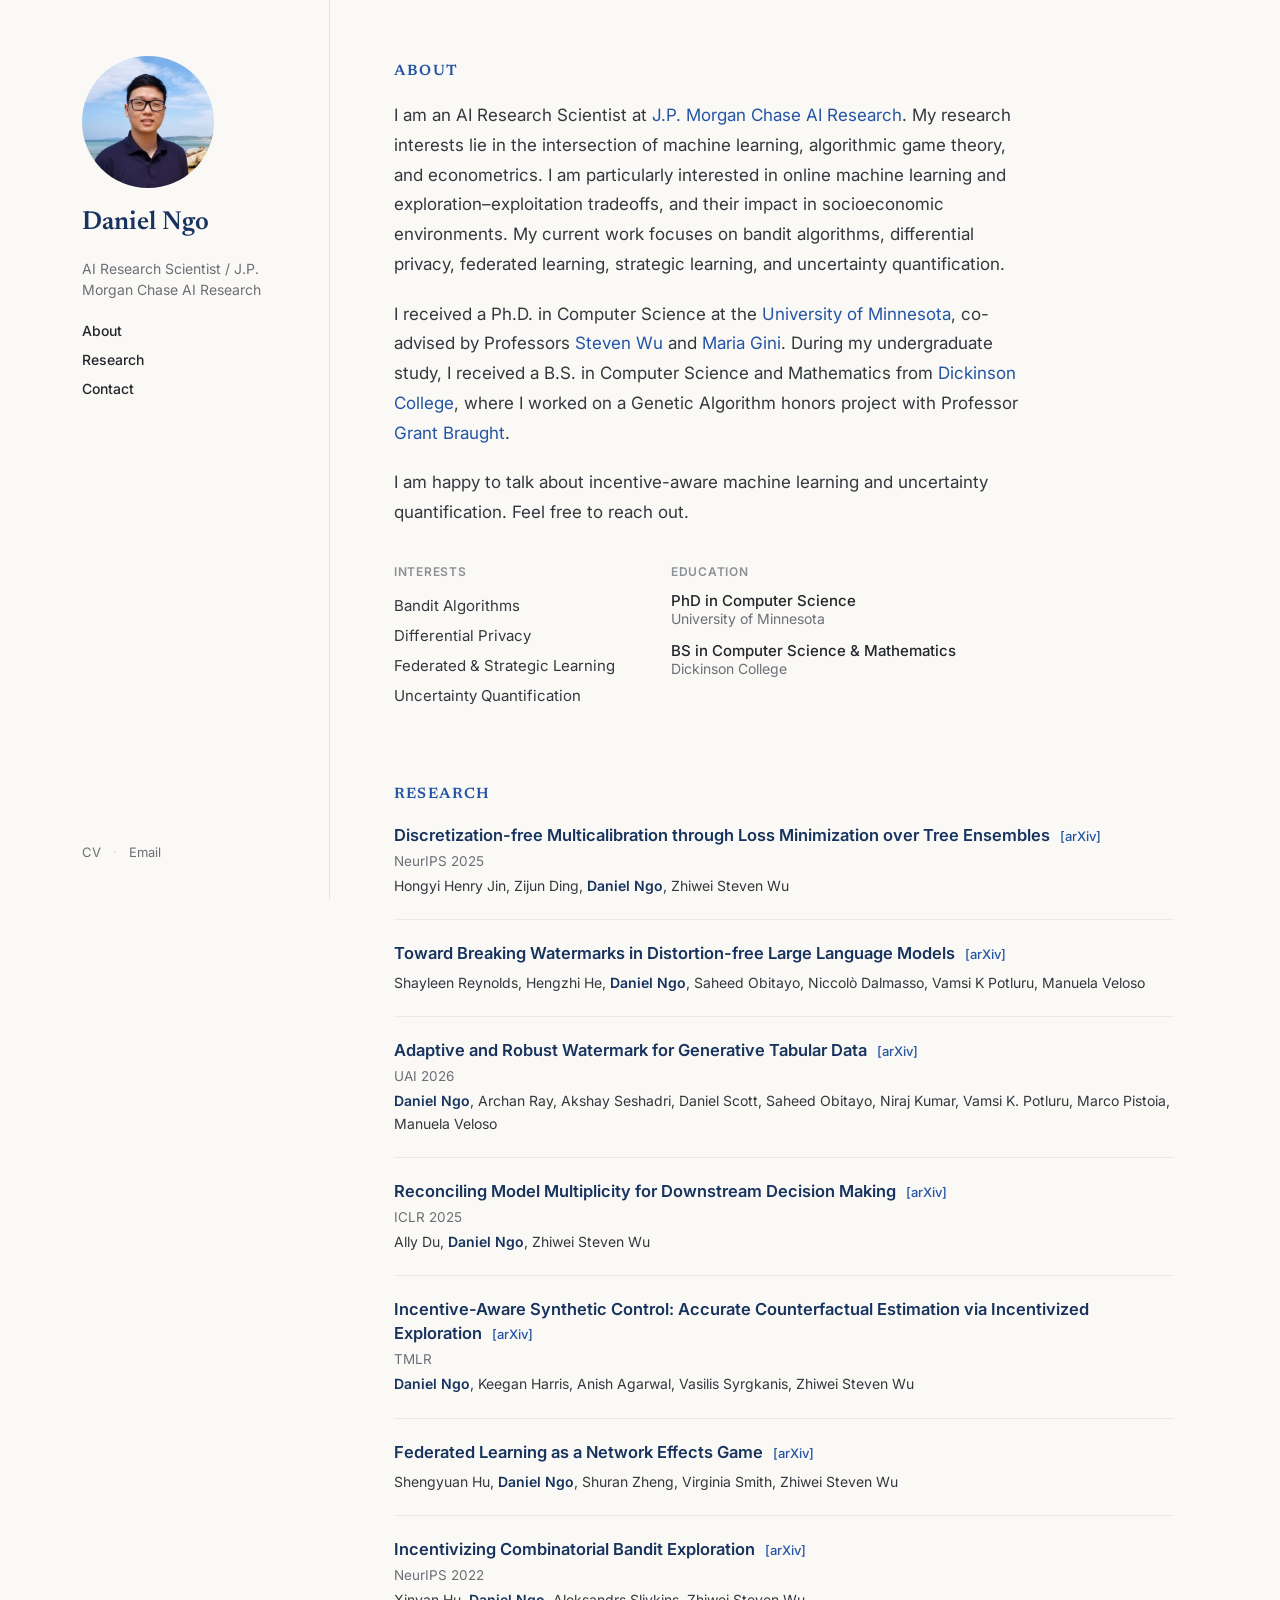
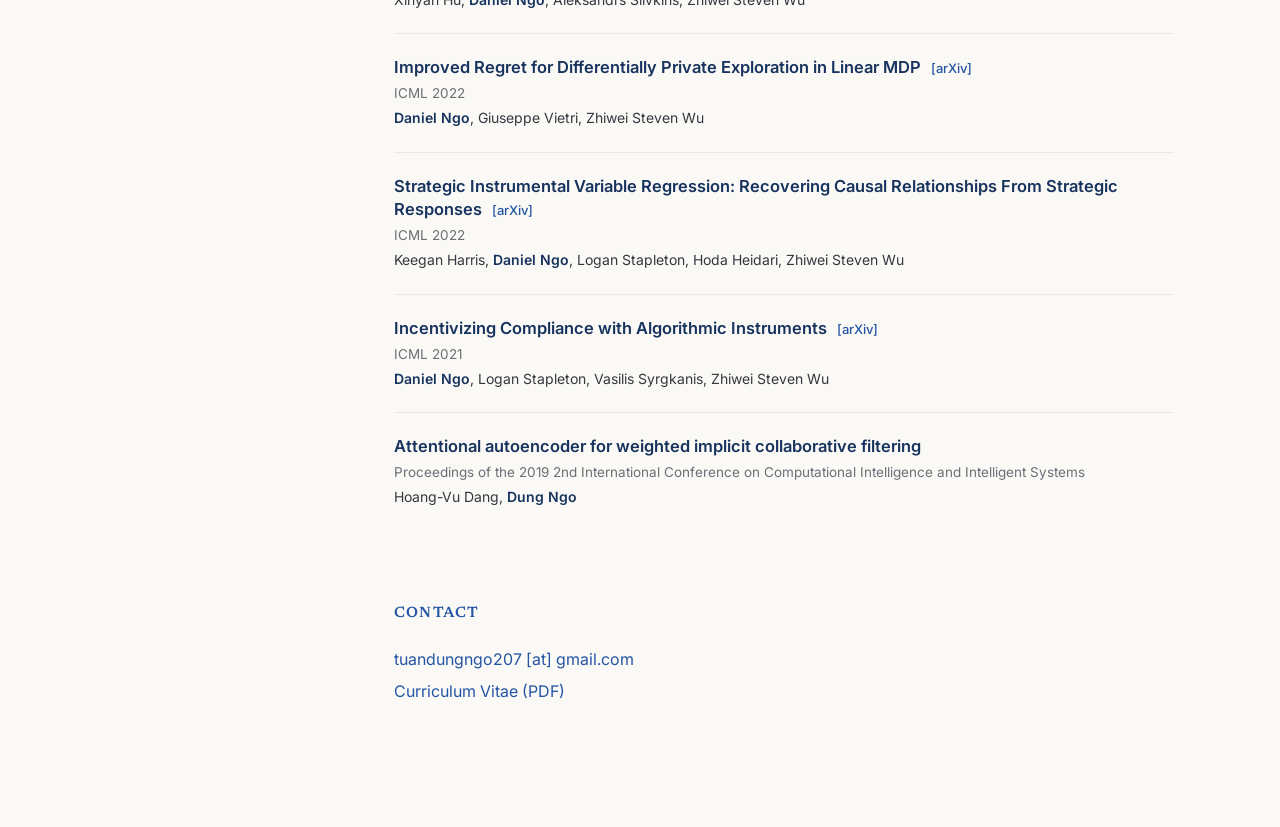
<file: index.html>
<!DOCTYPE html>
<html lang="en">
<head>
<meta charset="UTF-8">
<meta name="viewport" content="width=device-width, initial-scale=1.0">
<title>Daniel Ngo</title>
<meta name="description" content="Daniel Ngo — AI Research Scientist at J.P. Morgan Chase AI Research. Research in machine learning, algorithmic game theory, and econometrics.">
<link rel="preconnect" href="https://fonts.googleapis.com">
<link rel="preconnect" href="https://fonts.gstatic.com" crossorigin>
<link href="https://fonts.googleapis.com/css2?family=Newsreader:ital,wght@0,400;0,500;0,600;1,400&family=Inter:wght@400;500;600;700&display=swap" rel="stylesheet">
<link rel="stylesheet" href="styles.css">
</head>
<body>

<div class="page">

  <aside class="sidebar">
    <img class="avatar" src="pfp-1.png" alt="Daniel Ngo" width="132" height="132">

    <h1 class="name">Daniel Ngo</h1>
    <p class="title">AI Research Scientist / J.P. Morgan Chase AI Research</p>

    <nav class="nav" aria-label="Primary">
      <a href="#about">About</a>
      <a href="#research">Research</a>
      <a href="#contact">Contact</a>
    </nav>

    <div class="sidebar-footer">
      <a href="https://dtngo.com/Daniel_Ngo_CV_11_2026.pdf" target="_blank" rel="noopener">CV</a>
      <span class="dot">·</span>
      <a href="mailto:tuandungngo207@gmail.com">Email</a>
    </div>
  </aside>

  <main class="main">

    <section id="about">
      <h2 class="eyebrow">About</h2>

      <p>I am an AI Research Scientist at <a href="https://www.jpmorgan.com/technology/artificial-intelligence" target="_blank" rel="noopener">J.P. Morgan Chase AI Research</a>. My research interests lie in the intersection of machine learning, algorithmic game theory, and econometrics. I am particularly interested in online machine learning and exploration&ndash;exploitation tradeoffs, and their impact in socioeconomic environments. My current work focuses on bandit algorithms, differential privacy, federated learning, strategic learning, and uncertainty quantification.</p>

      <p>I received a Ph.D. in Computer Science at the <a href="https://twin-cities.umn.edu/" target="_blank" rel="noopener">University of Minnesota</a>, co-advised by Professors <a href="https://zstevenwu.com/" target="_blank" rel="noopener">Steven Wu</a> and <a href="https://www-users.cs.umn.edu/~gini/" target="_blank" rel="noopener">Maria Gini</a>. During my undergraduate study, I received a B.S. in Computer Science and Mathematics from <a href="http://dickinson.edu/" target="_blank" rel="noopener">Dickinson College</a>, where I worked on a Genetic Algorithm honors project with Professor <a href="http://users.dickinson.edu/~braught/" target="_blank" rel="noopener">Grant Braught</a>.</p>

      <p>I am happy to talk about incentive-aware machine learning and uncertainty quantification. Feel free to reach out.</p>

      <div class="about-columns">
        <div class="about-col">
          <h3 class="label">Interests</h3>
          <ul class="plain-list">
            <li>Bandit Algorithms</li>
            <li>Differential Privacy</li>
            <li>Federated &amp; Strategic Learning</li>
            <li>Uncertainty Quantification</li>
          </ul>
        </div>
        <div class="about-col">
          <h3 class="label">Education</h3>
          <ul class="edu-list">
            <li>
              <span class="degree">PhD in Computer Science</span>
              <span class="institution">University of Minnesota</span>
            </li>
            <li>
              <span class="degree">BS in Computer Science &amp; Mathematics</span>
              <span class="institution">Dickinson College</span>
            </li>
          </ul>
        </div>
      </div>
    </section>

    <section id="research">
      <h2 class="eyebrow">Research</h2>

      <ul class="pub-list">
        <li class="pub">
          <p class="pub-title">Discretization-free Multicalibration through Loss Minimization over Tree Ensembles <a class="arxiv-link" href="https://arxiv.org/pdf/2505.17435" target="_blank" rel="noopener">[arXiv]</a></p>
          <p class="pub-venue">NeurIPS 2025</p>
          <p class="pub-authors">Hongyi Henry Jin, Zijun Ding, <strong>Daniel Ngo</strong>, Zhiwei Steven Wu</p>
        </li>

        <li class="pub">
          <p class="pub-title">Toward Breaking Watermarks in Distortion-free Large Language Models <a class="arxiv-link" href="https://arxiv.org/pdf/2502.18608" target="_blank" rel="noopener">[arXiv]</a></p>
          <p class="pub-authors">Shayleen Reynolds, Hengzhi He, <strong>Daniel Ngo</strong>, Saheed Obitayo, Niccol&ograve; Dalmasso, Vamsi K Potluru, Manuela Veloso</p>
        </li>

        <li class="pub">
          <p class="pub-title">Adaptive and Robust Watermark for Generative Tabular Data <a class="arxiv-link" href="https://arxiv.org/abs/2409.14700" target="_blank" rel="noopener">[arXiv]</a></p>
          <p class="pub-venue">UAI 2026</p>
          <p class="pub-authors"><strong>Daniel Ngo</strong>, Archan Ray, Akshay Seshadri, Daniel Scott, Saheed Obitayo, Niraj Kumar, Vamsi K. Potluru, Marco Pistoia, Manuela Veloso</p>
        </li>

        <li class="pub">
          <p class="pub-title">Reconciling Model Multiplicity for Downstream Decision Making <a class="arxiv-link" href="https://arxiv.org/abs/2405.19667" target="_blank" rel="noopener">[arXiv]</a></p>
          <p class="pub-venue">ICLR 2025</p>
          <p class="pub-authors">Ally Du, <strong>Daniel Ngo</strong>, Zhiwei Steven Wu</p>
        </li>

        <li class="pub">
          <p class="pub-title">Incentive-Aware Synthetic Control: Accurate Counterfactual Estimation via Incentivized Exploration <a class="arxiv-link" href="https://arxiv.org/pdf/2312.16307.pdf" target="_blank" rel="noopener">[arXiv]</a></p>
          <p class="pub-venue">TMLR</p>
          <p class="pub-authors"><strong>Daniel Ngo</strong>, Keegan Harris, Anish Agarwal, Vasilis Syrgkanis, Zhiwei Steven Wu</p>
        </li>

        <li class="pub">
          <p class="pub-title">Federated Learning as a Network Effects Game <a class="arxiv-link" href="https://arxiv.org/abs/2302.08533" target="_blank" rel="noopener">[arXiv]</a></p>
          <p class="pub-authors">Shengyuan Hu, <strong>Daniel Ngo</strong>, Shuran Zheng, Virginia Smith, Zhiwei Steven Wu</p>
        </li>

        <li class="pub">
          <p class="pub-title">Incentivizing Combinatorial Bandit Exploration <a class="arxiv-link" href="https://arxiv.org/abs/2206.00494" target="_blank" rel="noopener">[arXiv]</a></p>
          <p class="pub-venue">NeurIPS 2022</p>
          <p class="pub-authors">Xinyan Hu, <strong>Daniel Ngo</strong>, Aleksandrs Slivkins, Zhiwei Steven Wu</p>
        </li>

        <li class="pub">
          <p class="pub-title">Improved Regret for Differentially Private Exploration in Linear MDP <a class="arxiv-link" href="https://arxiv.org/abs/2202.01292" target="_blank" rel="noopener">[arXiv]</a></p>
          <p class="pub-venue">ICML 2022</p>
          <p class="pub-authors"><strong>Daniel Ngo</strong>, Giuseppe Vietri, Zhiwei Steven Wu</p>
        </li>

        <li class="pub">
          <p class="pub-title">Strategic Instrumental Variable Regression: Recovering Causal Relationships From Strategic Responses <a class="arxiv-link" href="https://arxiv.org/abs/2107.05762" target="_blank" rel="noopener">[arXiv]</a></p>
          <p class="pub-venue">ICML 2022</p>
          <p class="pub-authors">Keegan Harris, <strong>Daniel Ngo</strong>, Logan Stapleton, Hoda Heidari, Zhiwei Steven Wu</p>
        </li>

        <li class="pub">
          <p class="pub-title">Incentivizing Compliance with Algorithmic Instruments <a class="arxiv-link" href="https://arxiv.org/pdf/2107.10093" target="_blank" rel="noopener">[arXiv]</a></p>
          <p class="pub-venue">ICML 2021</p>
          <p class="pub-authors"><strong>Daniel Ngo</strong>, Logan Stapleton, Vasilis Syrgkanis, Zhiwei Steven Wu</p>
        </li>

        <li class="pub">
          <p class="pub-title">Attentional autoencoder for weighted implicit collaborative filtering</p>
          <p class="pub-venue">Proceedings of the 2019 2nd International Conference on Computational Intelligence and Intelligent Systems</p>
          <p class="pub-authors">Hoang-Vu Dang, <strong>Dung Ngo</strong></p>
        </li>
      </ul>
    </section>

    <section id="contact">
      <h2 class="eyebrow">Contact</h2>
      <p class="contact-line"><a href="mailto:tuandungngo207@gmail.com">tuandungngo207 [at] gmail.com</a></p>
      <p class="contact-line"><a href="https://dtngo.com/Daniel_Ngo_CV_11_2026.pdf" target="_blank" rel="noopener">Curriculum Vitae (PDF)</a></p>
    </section>

  </main>

</div>

</body>
</html>
</file>
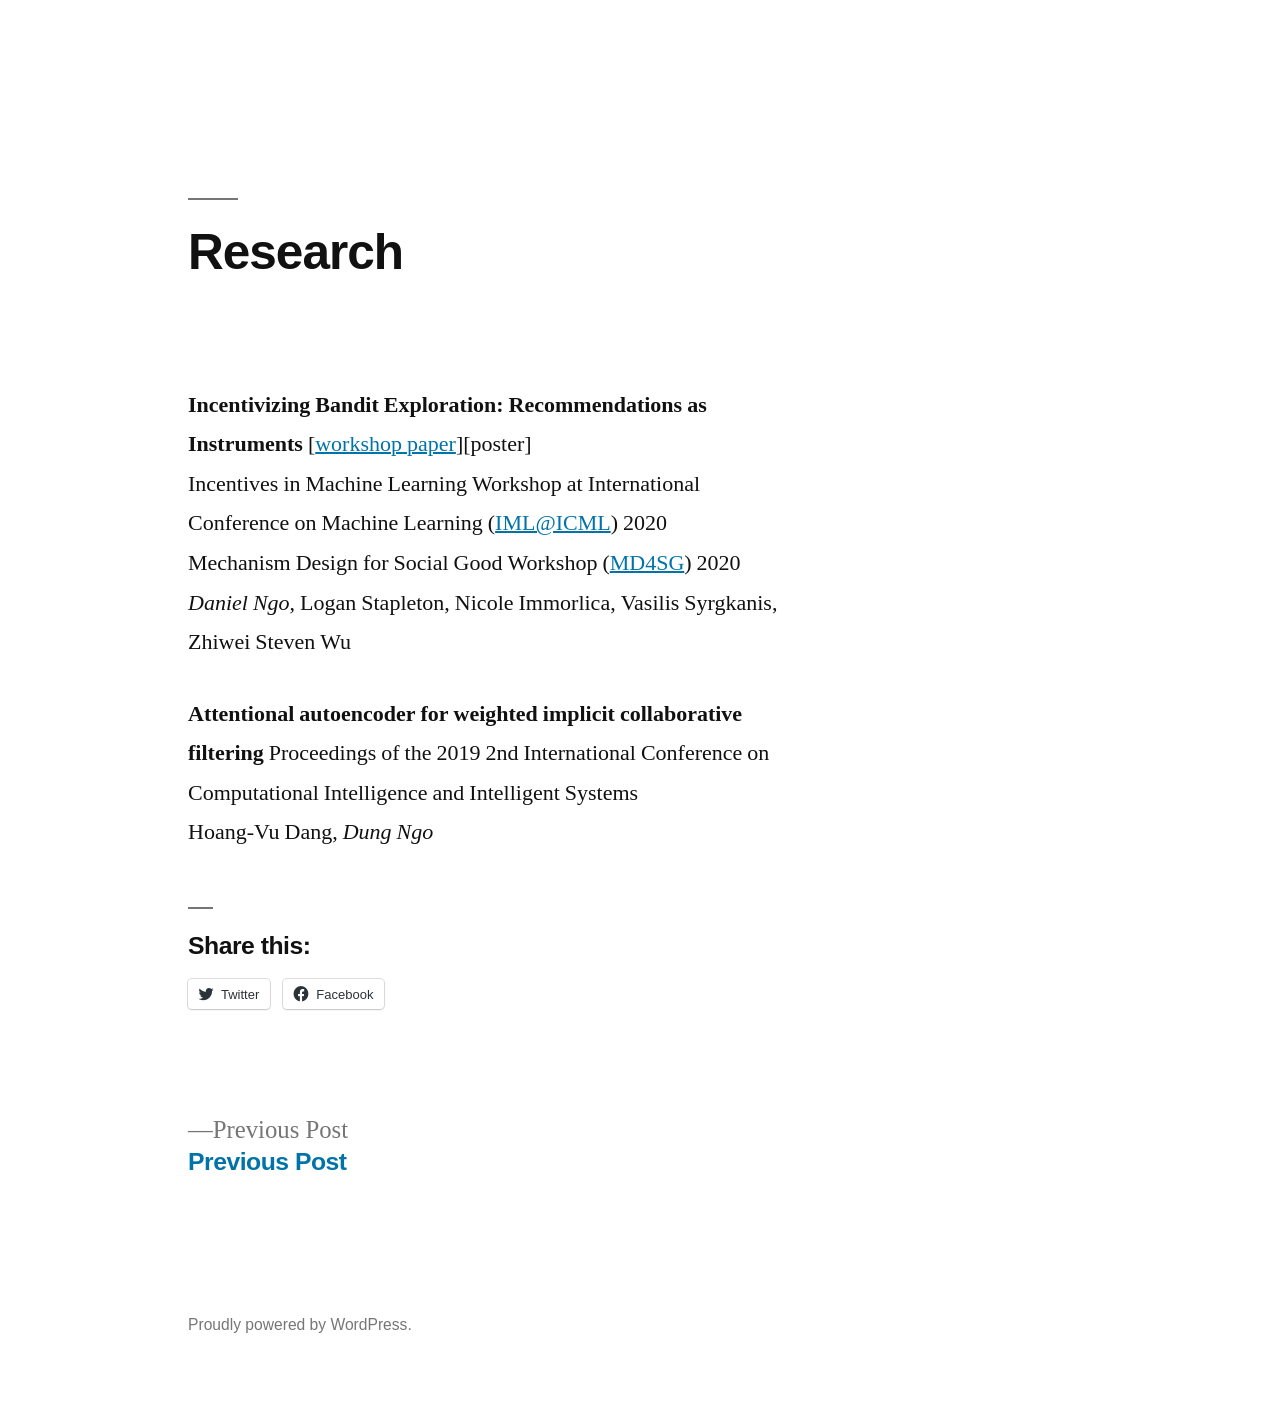
<file: research/index.html>
<!DOCTYPE html>
<html lang="en-US">
<head>
	<meta charset="UTF-8">
	<meta name="viewport" content="width=device-width, initial-scale=1">
	<link rel="profile" href="https://gmpg.org/xfn/11">
	<title>Research</title>
<meta name="robots" content="max-image-preview:large">
<link rel="dns-prefetch" href="//stats.wp.com">
<link rel="dns-prefetch" href="//v0.wordpress.com">
<link rel="dns-prefetch" href="//i0.wp.com">
<link rel="alternate" type="application/rss+xml" title=" &raquo; Feed" href="/feed/">
<link rel="alternate" type="application/rss+xml" title=" &raquo; Comments Feed" href="/comments/feed/">
		<!-- This site uses the Google Analytics by MonsterInsights plugin v8.18 - Using Analytics tracking - https://www.monsterinsights.com/ -->
		<!-- Note: MonsterInsights is not currently configured on this site. The site owner needs to authenticate with Google Analytics in the MonsterInsights settings panel. -->
					<!-- No tracking code set -->
				<!-- / Google Analytics by MonsterInsights -->
		<script>
window._wpemojiSettings = {"baseUrl":"https:\/\/s.w.org\/images\/core\/emoji\/14.0.0\/72x72\/","ext":".png","svgUrl":"https:\/\/s.w.org\/images\/core\/emoji\/14.0.0\/svg\/","svgExt":".svg","source":{"concatemoji":"\/wp-includes\/js\/wp-emoji-release.min.js?ver=6.2.2"}};
/*! This file is auto-generated */
!function(e,a,t){var n,r,o,i=a.createElement("canvas"),p=i.getContext&&i.getContext("2d");function s(e,t){p.clearRect(0,0,i.width,i.height),p.fillText(e,0,0);e=i.toDataURL();return p.clearRect(0,0,i.width,i.height),p.fillText(t,0,0),e===i.toDataURL()}function c(e){var t=a.createElement("script");t.src=e,t.defer=t.type="text/javascript",a.getElementsByTagName("head")[0].appendChild(t)}for(o=Array("flag","emoji"),t.supports={everything:!0,everythingExceptFlag:!0},r=0;r<o.length;r++)t.supports[o[r]]=function(e){if(p&&p.fillText)switch(p.textBaseline="top",p.font="600 32px Arial",e){case"flag":return s("🏳️‍⚧️","🏳️​⚧️")?!1:!s("🇺🇳","🇺​🇳")&&!s("🏴󠁧󠁢󠁥󠁮󠁧󠁿","🏴​󠁧​󠁢​󠁥​󠁮​󠁧​󠁿");case"emoji":return!s("🫱🏻‍🫲🏿","🫱🏻​🫲🏿")}return!1}(o[r]),t.supports.everything=t.supports.everything&&t.supports[o[r]],"flag"!==o[r]&&(t.supports.everythingExceptFlag=t.supports.everythingExceptFlag&&t.supports[o[r]]);t.supports.everythingExceptFlag=t.supports.everythingExceptFlag&&!t.supports.flag,t.DOMReady=!1,t.readyCallback=function(){t.DOMReady=!0},t.supports.everything||(n=function(){t.readyCallback()},a.addEventListener?(a.addEventListener("DOMContentLoaded",n,!1),e.addEventListener("load",n,!1)):(e.attachEvent("onload",n),a.attachEvent("onreadystatechange",function(){"complete"===a.readyState&&t.readyCallback()})),(e=t.source||{}).concatemoji?c(e.concatemoji):e.wpemoji&&e.twemoji&&(c(e.twemoji),c(e.wpemoji)))}(window,document,window._wpemojiSettings);
</script>
<style>img.wp-smiley,
img.emoji {
	display: inline !important;
	border: none !important;
	box-shadow: none !important;
	height: 1em !important;
	width: 1em !important;
	margin: 0 0.07em !important;
	vertical-align: -0.1em !important;
	background: none !important;
	padding: 0 !important;
}</style>
	<link rel="stylesheet" id="twentynineteen-jetpack-css" href="/wp-content/plugins/jetpack/modules/theme-tools/compat/twentynineteen.css?ver=12.3" media="all">
<link rel="stylesheet" id="wp-block-library-css" href="/wp-includes/css/dist/block-library/style.min.css?ver=6.2.2" media="all">
<style id="wp-block-library-inline-css">.has-text-align-justify{text-align:justify;}</style>
<style id="wp-block-library-theme-inline-css">.wp-block-audio figcaption{color:#555;font-size:13px;text-align:center}.is-dark-theme .wp-block-audio figcaption{color:hsla(0,0%,100%,.65)}.wp-block-audio{margin:0 0 1em}.wp-block-code{border:1px solid #ccc;border-radius:4px;font-family:Menlo,Consolas,monaco,monospace;padding:.8em 1em}.wp-block-embed figcaption{color:#555;font-size:13px;text-align:center}.is-dark-theme .wp-block-embed figcaption{color:hsla(0,0%,100%,.65)}.wp-block-embed{margin:0 0 1em}.blocks-gallery-caption{color:#555;font-size:13px;text-align:center}.is-dark-theme .blocks-gallery-caption{color:hsla(0,0%,100%,.65)}.wp-block-image figcaption{color:#555;font-size:13px;text-align:center}.is-dark-theme .wp-block-image figcaption{color:hsla(0,0%,100%,.65)}.wp-block-image{margin:0 0 1em}.wp-block-pullquote{border-bottom:4px solid;border-top:4px solid;color:currentColor;margin-bottom:1.75em}.wp-block-pullquote cite,.wp-block-pullquote footer,.wp-block-pullquote__citation{color:currentColor;font-size:.8125em;font-style:normal;text-transform:uppercase}.wp-block-quote{border-left:.25em solid;margin:0 0 1.75em;padding-left:1em}.wp-block-quote cite,.wp-block-quote footer{color:currentColor;font-size:.8125em;font-style:normal;position:relative}.wp-block-quote.has-text-align-right{border-left:none;border-right:.25em solid;padding-left:0;padding-right:1em}.wp-block-quote.has-text-align-center{border:none;padding-left:0}.wp-block-quote.is-large,.wp-block-quote.is-style-large,.wp-block-quote.is-style-plain{border:none}.wp-block-search .wp-block-search__label{font-weight:700}.wp-block-search__button{border:1px solid #ccc;padding:.375em .625em}:where(.wp-block-group.has-background){padding:1.25em 2.375em}.wp-block-separator.has-css-opacity{opacity:.4}.wp-block-separator{border:none;border-bottom:2px solid;margin-left:auto;margin-right:auto}.wp-block-separator.has-alpha-channel-opacity{opacity:1}.wp-block-separator:not(.is-style-wide):not(.is-style-dots){width:100px}.wp-block-separator.has-background:not(.is-style-dots){border-bottom:none;height:1px}.wp-block-separator.has-background:not(.is-style-wide):not(.is-style-dots){height:2px}.wp-block-table{margin:0 0 1em}.wp-block-table td,.wp-block-table th{word-break:normal}.wp-block-table figcaption{color:#555;font-size:13px;text-align:center}.is-dark-theme .wp-block-table figcaption{color:hsla(0,0%,100%,.65)}.wp-block-video figcaption{color:#555;font-size:13px;text-align:center}.is-dark-theme .wp-block-video figcaption{color:hsla(0,0%,100%,.65)}.wp-block-video{margin:0 0 1em}.wp-block-template-part.has-background{margin-bottom:0;margin-top:0;padding:1.25em 2.375em}</style>
<link rel="stylesheet" id="jetpack-videopress-video-block-view-css" href="/wp-content/plugins/jetpack/jetpack_vendor/automattic/jetpack-videopress/build/block-editor/blocks/video/view.css?minify=false#038;ver=34ae973733627b74a14e" media="all">
<link rel="stylesheet" id="mediaelement-css" href="/wp-includes/js/mediaelement/mediaelementplayer-legacy.min.css?ver=4.2.17" media="all">
<link rel="stylesheet" id="wp-mediaelement-css" href="/wp-includes/js/mediaelement/wp-mediaelement.min.css?ver=6.2.2" media="all">
<link rel="stylesheet" id="classic-theme-styles-css" href="/wp-includes/css/classic-themes.min.css?ver=6.2.2" media="all">
<style id="global-styles-inline-css">body{--wp--preset--color--black: #000000;--wp--preset--color--cyan-bluish-gray: #abb8c3;--wp--preset--color--white: #FFF;--wp--preset--color--pale-pink: #f78da7;--wp--preset--color--vivid-red: #cf2e2e;--wp--preset--color--luminous-vivid-orange: #ff6900;--wp--preset--color--luminous-vivid-amber: #fcb900;--wp--preset--color--light-green-cyan: #7bdcb5;--wp--preset--color--vivid-green-cyan: #00d084;--wp--preset--color--pale-cyan-blue: #8ed1fc;--wp--preset--color--vivid-cyan-blue: #0693e3;--wp--preset--color--vivid-purple: #9b51e0;--wp--preset--color--primary: #0073a8;--wp--preset--color--secondary: #005075;--wp--preset--color--dark-gray: #111;--wp--preset--color--light-gray: #767676;--wp--preset--gradient--vivid-cyan-blue-to-vivid-purple: linear-gradient(135deg,rgba(6,147,227,1) 0%,rgb(155,81,224) 100%);--wp--preset--gradient--light-green-cyan-to-vivid-green-cyan: linear-gradient(135deg,rgb(122,220,180) 0%,rgb(0,208,130) 100%);--wp--preset--gradient--luminous-vivid-amber-to-luminous-vivid-orange: linear-gradient(135deg,rgba(252,185,0,1) 0%,rgba(255,105,0,1) 100%);--wp--preset--gradient--luminous-vivid-orange-to-vivid-red: linear-gradient(135deg,rgba(255,105,0,1) 0%,rgb(207,46,46) 100%);--wp--preset--gradient--very-light-gray-to-cyan-bluish-gray: linear-gradient(135deg,rgb(238,238,238) 0%,rgb(169,184,195) 100%);--wp--preset--gradient--cool-to-warm-spectrum: linear-gradient(135deg,rgb(74,234,220) 0%,rgb(151,120,209) 20%,rgb(207,42,186) 40%,rgb(238,44,130) 60%,rgb(251,105,98) 80%,rgb(254,248,76) 100%);--wp--preset--gradient--blush-light-purple: linear-gradient(135deg,rgb(255,206,236) 0%,rgb(152,150,240) 100%);--wp--preset--gradient--blush-bordeaux: linear-gradient(135deg,rgb(254,205,165) 0%,rgb(254,45,45) 50%,rgb(107,0,62) 100%);--wp--preset--gradient--luminous-dusk: linear-gradient(135deg,rgb(255,203,112) 0%,rgb(199,81,192) 50%,rgb(65,88,208) 100%);--wp--preset--gradient--pale-ocean: linear-gradient(135deg,rgb(255,245,203) 0%,rgb(182,227,212) 50%,rgb(51,167,181) 100%);--wp--preset--gradient--electric-grass: linear-gradient(135deg,rgb(202,248,128) 0%,rgb(113,206,126) 100%);--wp--preset--gradient--midnight: linear-gradient(135deg,rgb(2,3,129) 0%,rgb(40,116,252) 100%);--wp--preset--duotone--dark-grayscale: url('#wp-duotone-dark-grayscale');--wp--preset--duotone--grayscale: url('#wp-duotone-grayscale');--wp--preset--duotone--purple-yellow: url('#wp-duotone-purple-yellow');--wp--preset--duotone--blue-red: url('#wp-duotone-blue-red');--wp--preset--duotone--midnight: url('#wp-duotone-midnight');--wp--preset--duotone--magenta-yellow: url('#wp-duotone-magenta-yellow');--wp--preset--duotone--purple-green: url('#wp-duotone-purple-green');--wp--preset--duotone--blue-orange: url('#wp-duotone-blue-orange');--wp--preset--font-size--small: 19.5px;--wp--preset--font-size--medium: 20px;--wp--preset--font-size--large: 36.5px;--wp--preset--font-size--x-large: 42px;--wp--preset--font-size--normal: 22px;--wp--preset--font-size--huge: 49.5px;--wp--preset--spacing--20: 0.44rem;--wp--preset--spacing--30: 0.67rem;--wp--preset--spacing--40: 1rem;--wp--preset--spacing--50: 1.5rem;--wp--preset--spacing--60: 2.25rem;--wp--preset--spacing--70: 3.38rem;--wp--preset--spacing--80: 5.06rem;--wp--preset--shadow--natural: 6px 6px 9px rgba(0, 0, 0, 0.2);--wp--preset--shadow--deep: 12px 12px 50px rgba(0, 0, 0, 0.4);--wp--preset--shadow--sharp: 6px 6px 0px rgba(0, 0, 0, 0.2);--wp--preset--shadow--outlined: 6px 6px 0px -3px rgba(255, 255, 255, 1), 6px 6px rgba(0, 0, 0, 1);--wp--preset--shadow--crisp: 6px 6px 0px rgba(0, 0, 0, 1);}:where(.is-layout-flex){gap: 0.5em;}body .is-layout-flow > .alignleft{float: left;margin-inline-start: 0;margin-inline-end: 2em;}body .is-layout-flow > .alignright{float: right;margin-inline-start: 2em;margin-inline-end: 0;}body .is-layout-flow > .aligncenter{margin-left: auto !important;margin-right: auto !important;}body .is-layout-constrained > .alignleft{float: left;margin-inline-start: 0;margin-inline-end: 2em;}body .is-layout-constrained > .alignright{float: right;margin-inline-start: 2em;margin-inline-end: 0;}body .is-layout-constrained > .aligncenter{margin-left: auto !important;margin-right: auto !important;}body .is-layout-constrained > :where(:not(.alignleft):not(.alignright):not(.alignfull)){max-width: var(--wp--style--global--content-size);margin-left: auto !important;margin-right: auto !important;}body .is-layout-constrained > .alignwide{max-width: var(--wp--style--global--wide-size);}body .is-layout-flex{display: flex;}body .is-layout-flex{flex-wrap: wrap;align-items: center;}body .is-layout-flex > *{margin: 0;}:where(.wp-block-columns.is-layout-flex){gap: 2em;}.has-black-color{color: var(--wp--preset--color--black) !important;}.has-cyan-bluish-gray-color{color: var(--wp--preset--color--cyan-bluish-gray) !important;}.has-white-color{color: var(--wp--preset--color--white) !important;}.has-pale-pink-color{color: var(--wp--preset--color--pale-pink) !important;}.has-vivid-red-color{color: var(--wp--preset--color--vivid-red) !important;}.has-luminous-vivid-orange-color{color: var(--wp--preset--color--luminous-vivid-orange) !important;}.has-luminous-vivid-amber-color{color: var(--wp--preset--color--luminous-vivid-amber) !important;}.has-light-green-cyan-color{color: var(--wp--preset--color--light-green-cyan) !important;}.has-vivid-green-cyan-color{color: var(--wp--preset--color--vivid-green-cyan) !important;}.has-pale-cyan-blue-color{color: var(--wp--preset--color--pale-cyan-blue) !important;}.has-vivid-cyan-blue-color{color: var(--wp--preset--color--vivid-cyan-blue) !important;}.has-vivid-purple-color{color: var(--wp--preset--color--vivid-purple) !important;}.has-black-background-color{background-color: var(--wp--preset--color--black) !important;}.has-cyan-bluish-gray-background-color{background-color: var(--wp--preset--color--cyan-bluish-gray) !important;}.has-white-background-color{background-color: var(--wp--preset--color--white) !important;}.has-pale-pink-background-color{background-color: var(--wp--preset--color--pale-pink) !important;}.has-vivid-red-background-color{background-color: var(--wp--preset--color--vivid-red) !important;}.has-luminous-vivid-orange-background-color{background-color: var(--wp--preset--color--luminous-vivid-orange) !important;}.has-luminous-vivid-amber-background-color{background-color: var(--wp--preset--color--luminous-vivid-amber) !important;}.has-light-green-cyan-background-color{background-color: var(--wp--preset--color--light-green-cyan) !important;}.has-vivid-green-cyan-background-color{background-color: var(--wp--preset--color--vivid-green-cyan) !important;}.has-pale-cyan-blue-background-color{background-color: var(--wp--preset--color--pale-cyan-blue) !important;}.has-vivid-cyan-blue-background-color{background-color: var(--wp--preset--color--vivid-cyan-blue) !important;}.has-vivid-purple-background-color{background-color: var(--wp--preset--color--vivid-purple) !important;}.has-black-border-color{border-color: var(--wp--preset--color--black) !important;}.has-cyan-bluish-gray-border-color{border-color: var(--wp--preset--color--cyan-bluish-gray) !important;}.has-white-border-color{border-color: var(--wp--preset--color--white) !important;}.has-pale-pink-border-color{border-color: var(--wp--preset--color--pale-pink) !important;}.has-vivid-red-border-color{border-color: var(--wp--preset--color--vivid-red) !important;}.has-luminous-vivid-orange-border-color{border-color: var(--wp--preset--color--luminous-vivid-orange) !important;}.has-luminous-vivid-amber-border-color{border-color: var(--wp--preset--color--luminous-vivid-amber) !important;}.has-light-green-cyan-border-color{border-color: var(--wp--preset--color--light-green-cyan) !important;}.has-vivid-green-cyan-border-color{border-color: var(--wp--preset--color--vivid-green-cyan) !important;}.has-pale-cyan-blue-border-color{border-color: var(--wp--preset--color--pale-cyan-blue) !important;}.has-vivid-cyan-blue-border-color{border-color: var(--wp--preset--color--vivid-cyan-blue) !important;}.has-vivid-purple-border-color{border-color: var(--wp--preset--color--vivid-purple) !important;}.has-vivid-cyan-blue-to-vivid-purple-gradient-background{background: var(--wp--preset--gradient--vivid-cyan-blue-to-vivid-purple) !important;}.has-light-green-cyan-to-vivid-green-cyan-gradient-background{background: var(--wp--preset--gradient--light-green-cyan-to-vivid-green-cyan) !important;}.has-luminous-vivid-amber-to-luminous-vivid-orange-gradient-background{background: var(--wp--preset--gradient--luminous-vivid-amber-to-luminous-vivid-orange) !important;}.has-luminous-vivid-orange-to-vivid-red-gradient-background{background: var(--wp--preset--gradient--luminous-vivid-orange-to-vivid-red) !important;}.has-very-light-gray-to-cyan-bluish-gray-gradient-background{background: var(--wp--preset--gradient--very-light-gray-to-cyan-bluish-gray) !important;}.has-cool-to-warm-spectrum-gradient-background{background: var(--wp--preset--gradient--cool-to-warm-spectrum) !important;}.has-blush-light-purple-gradient-background{background: var(--wp--preset--gradient--blush-light-purple) !important;}.has-blush-bordeaux-gradient-background{background: var(--wp--preset--gradient--blush-bordeaux) !important;}.has-luminous-dusk-gradient-background{background: var(--wp--preset--gradient--luminous-dusk) !important;}.has-pale-ocean-gradient-background{background: var(--wp--preset--gradient--pale-ocean) !important;}.has-electric-grass-gradient-background{background: var(--wp--preset--gradient--electric-grass) !important;}.has-midnight-gradient-background{background: var(--wp--preset--gradient--midnight) !important;}.has-small-font-size{font-size: var(--wp--preset--font-size--small) !important;}.has-medium-font-size{font-size: var(--wp--preset--font-size--medium) !important;}.has-large-font-size{font-size: var(--wp--preset--font-size--large) !important;}.has-x-large-font-size{font-size: var(--wp--preset--font-size--x-large) !important;}
.wp-block-navigation a:where(:not(.wp-element-button)){color: inherit;}
:where(.wp-block-columns.is-layout-flex){gap: 2em;}
.wp-block-pullquote{font-size: 1.5em;line-height: 1.6;}</style>
<link rel="stylesheet" id="twentynineteen-style-css" href="/wp-content/themes/twentynineteen/style.css?ver=2.5" media="all">
<style id="twentynineteen-style-inline-css">.posted-on, .cat-links, .tags-links, .byline, .comments-link { clip: rect(1px, 1px, 1px, 1px); height: 1px; position: absolute; overflow: hidden; width: 1px; }</style>
<link rel="stylesheet" id="twentynineteen-print-style-css" href="/wp-content/themes/twentynineteen/print.css?ver=2.5" media="print">
<link rel="stylesheet" id="nfd-wonder-blocks-utilities-css" href="/wp-content/plugins/bluehost-wordpress-plugin/vendor/newfold-labs/wp-module-patterns/assets/styles/utilities.css?ver=0.1.1" media="all">
<link rel="stylesheet" id="social-logos-css" href="/wp-content/plugins/jetpack/_inc/social-logos/social-logos.min.css?ver=12.3" media="all">
<link rel="stylesheet" id="jetpack_css-css" href="/wp-content/plugins/jetpack/css/jetpack.css?ver=12.3" media="all">
<link rel="https://api.w.org/" href="/wp-json/">
<link rel="alternate" type="application/json" href="/wp-json/wp/v2/posts/265">
<link rel="EditURI" type="application/rsd+xml" title="RSD" href="/xmlrpc.php?rsd">
<link rel="wlwmanifest" type="application/wlwmanifest+xml" href="/wp-includes/wlwmanifest.xml">
<meta name="generator" content="WordPress 6.2.2">
<link rel="canonical" href="/research/">
<link rel="shortlink" href="https://wp.me/scfesW-research">
<link rel="alternate" type="application/json+oembed" href="/wp-json/oembed/1.0/embed?url=https%3A%2F%2F%2Fresearch%2F">
<link rel="alternate" type="text/xml+oembed" href="/wp-json/oembed/1.0/embed?url=https%3A%2F%2F%2Fresearch%2F#038;format=xml">
	<style>img#wpstats{display:none}</style>
		
	<style type="text/css" id="custom-theme-colors">/*
		 * Set background for:
		 * - featured image :before
		 * - featured image :before
		 * - post thumbmail :before
		 * - post thumbmail :before
		 * - Submenu
		 * - Sticky Post
		 * - buttons
		 * - WP Block Button
		 * - Blocks
		 */
		.image-filters-enabled .site-header.featured-image .site-featured-image:before,
		.image-filters-enabled .site-header.featured-image .site-featured-image:after,
		.image-filters-enabled .entry .post-thumbnail:before,
		.image-filters-enabled .entry .post-thumbnail:after,
		.main-navigation .sub-menu,
		.sticky-post,
		.entry .entry-content .wp-block-button .wp-block-button__link:not(.has-background),
		.entry .button, button, input[type="button"], input[type="reset"], input[type="submit"],
		.entry .entry-content > .has-primary-background-color,
		.entry .entry-content > *[class^="wp-block-"].has-primary-background-color,
		.entry .entry-content > *[class^="wp-block-"] .has-primary-background-color,
		.entry .entry-content > *[class^="wp-block-"].is-style-solid-color,
		.entry .entry-content > *[class^="wp-block-"].is-style-solid-color.has-primary-background-color,
		.entry .entry-content .wp-block-file .wp-block-file__button {
			background-color: hsl( 199, 100%, 33% ); /* base: #0073a8; */
		}

		/*
		 * Set Color for:
		 * - all links
		 * - main navigation links
		 * - Post navigation links
		 * - Post entry meta hover
		 * - Post entry header more-link hover
		 * - main navigation svg
		 * - comment navigation
		 * - Comment edit link hover
		 * - Site Footer Link hover
		 * - Widget links
		 */
		a,
		a:visited,
		.main-navigation .main-menu > li,
		.main-navigation ul.main-menu > li > a,
		.post-navigation .post-title,
		.entry .entry-meta a:hover,
		.entry .entry-footer a:hover,
		.entry .entry-content .more-link:hover,
		.main-navigation .main-menu > li > a + svg,
		.comment .comment-metadata > a:hover,
		.comment .comment-metadata .comment-edit-link:hover,
		#colophon .site-info a:hover,
		.widget a,
		.entry .entry-content .wp-block-button.is-style-outline .wp-block-button__link:not(.has-text-color),
		.entry .entry-content > .has-primary-color,
		.entry .entry-content > *[class^="wp-block-"] .has-primary-color,
		.entry .entry-content > *[class^="wp-block-"].is-style-solid-color blockquote.has-primary-color,
		.entry .entry-content > *[class^="wp-block-"].is-style-solid-color blockquote.has-primary-color p {
			color: hsl( 199, 100%, 33% ); /* base: #0073a8; */
		}

		/*
		 * Set border color for:
		 * wp block quote
		 * :focus
		 */
		blockquote,
		.entry .entry-content blockquote,
		.entry .entry-content .wp-block-quote:not(.is-large),
		.entry .entry-content .wp-block-quote:not(.is-style-large),
		input[type="text"]:focus,
		input[type="email"]:focus,
		input[type="url"]:focus,
		input[type="password"]:focus,
		input[type="search"]:focus,
		input[type="number"]:focus,
		input[type="tel"]:focus,
		input[type="range"]:focus,
		input[type="date"]:focus,
		input[type="month"]:focus,
		input[type="week"]:focus,
		input[type="time"]:focus,
		input[type="datetime"]:focus,
		input[type="datetime-local"]:focus,
		input[type="color"]:focus,
		textarea:focus {
			border-color: hsl( 199, 100%, 33% ); /* base: #0073a8; */
		}

		.gallery-item > div > a:focus {
			box-shadow: 0 0 0 2px hsl( 199, 100%, 33% ); /* base: #0073a8; */
		}

		/* Hover colors */
		a:hover, a:active,
		.main-navigation .main-menu > li > a:hover,
		.main-navigation .main-menu > li > a:hover + svg,
		.post-navigation .nav-links a:hover,
		.post-navigation .nav-links a:hover .post-title,
		.author-bio .author-description .author-link:hover,
		.entry .entry-content > .has-secondary-color,
		.entry .entry-content > *[class^="wp-block-"] .has-secondary-color,
		.entry .entry-content > *[class^="wp-block-"].is-style-solid-color blockquote.has-secondary-color,
		.entry .entry-content > *[class^="wp-block-"].is-style-solid-color blockquote.has-secondary-color p,
		.comment .comment-author .fn a:hover,
		.comment-reply-link:hover,
		.comment-navigation .nav-previous a:hover,
		.comment-navigation .nav-next a:hover,
		#cancel-comment-reply-link:hover,
		.widget a:hover {
			color: hsl( 199, 100%, 23% ); /* base: #005177; */
		}

		.main-navigation .sub-menu > li > a:hover,
		.main-navigation .sub-menu > li > a:focus,
		.main-navigation .sub-menu > li > a:hover:after,
		.main-navigation .sub-menu > li > a:focus:after,
		.main-navigation .sub-menu > li > .menu-item-link-return:hover,
		.main-navigation .sub-menu > li > .menu-item-link-return:focus,
		.main-navigation .sub-menu > li > a:not(.submenu-expand):hover,
		.main-navigation .sub-menu > li > a:not(.submenu-expand):focus,
		.entry .entry-content > .has-secondary-background-color,
		.entry .entry-content > *[class^="wp-block-"].has-secondary-background-color,
		.entry .entry-content > *[class^="wp-block-"] .has-secondary-background-color,
		.entry .entry-content > *[class^="wp-block-"].is-style-solid-color.has-secondary-background-color {
			background-color: hsl( 199, 100%, 23% ); /* base: #005177; */
		}

		/* Text selection colors */
		::selection {
			background-color: hsl( 199, 50%, 90% ); /* base: #005177; */
		}
		::-moz-selection {
			background-color: hsl( 199, 50%, 90% ); /* base: #005177; */
		}</style>
	
<!-- Jetpack Open Graph Tags -->
<meta property="og:type" content="article">
<meta property="og:title" content="Research">
<meta property="og:url" content="/research/">
<meta property="og:description" content="Incentivizing Bandit Exploration: Recommendations as Instruments [workshop paper][poster]Incentives in Machine Learning Workshop at International Conference on Machine Learning (IML@ICML) 2020Mecha…">
<meta property="article:published_time" content="2020-07-30T22:33:04+00:00">
<meta property="article:modified_time" content="2021-04-25T15:56:25+00:00">
<meta property="og:image" content="https://s0.wp.com/i/blank.jpg">
<meta property="og:image:alt">
<meta property="og:locale" content="en_US">
<meta name="twitter:text:title" content="Research">
<meta name="twitter:card" content="summary">

<!-- End Jetpack Open Graph Tags -->
<style id="wpforms-css-vars-root">:root {
					--wpforms-field-border-radius: 3px;
--wpforms-field-background-color: #ffffff;
--wpforms-field-border-color: rgba( 0, 0, 0, 0.25 );
--wpforms-field-text-color: rgba( 0, 0, 0, 0.7 );
--wpforms-label-color: rgba( 0, 0, 0, 0.85 );
--wpforms-label-sublabel-color: rgba( 0, 0, 0, 0.55 );
--wpforms-label-error-color: #d63637;
--wpforms-button-border-radius: 3px;
--wpforms-button-background-color: #066aab;
--wpforms-button-text-color: #ffffff;
--wpforms-field-size-input-height: 43px;
--wpforms-field-size-input-spacing: 15px;
--wpforms-field-size-font-size: 16px;
--wpforms-field-size-line-height: 19px;
--wpforms-field-size-padding-h: 14px;
--wpforms-field-size-checkbox-size: 16px;
--wpforms-field-size-sublabel-spacing: 5px;
--wpforms-field-size-icon-size: 1;
--wpforms-label-size-font-size: 16px;
--wpforms-label-size-line-height: 19px;
--wpforms-label-size-sublabel-font-size: 14px;
--wpforms-label-size-sublabel-line-height: 17px;
--wpforms-button-size-font-size: 17px;
--wpforms-button-size-height: 41px;
--wpforms-button-size-padding-h: 15px;
--wpforms-button-size-margin-top: 10px;

				}</style>
</head>

<body class="post-template-default single single-post postid-265 single-format-standard wp-embed-responsive singular image-filters-enabled date-hidden categories-hidden tags-hidden author-hidden comment-hidden">
<svg xmlns="http://www.w3.org/2000/svg" viewbox="0 0 0 0" width="0" height="0" focusable="false" role="none" style="visibility: hidden; position: absolute; left: -9999px; overflow: hidden;"><defs><filter id="wp-duotone-dark-grayscale"><fecolormatrix color-interpolation-filters="sRGB" type="matrix" values=" .299 .587 .114 0 0 .299 .587 .114 0 0 .299 .587 .114 0 0 .299 .587 .114 0 0 "></fecolormatrix><fecomponenttransfer color-interpolation-filters="sRGB"><fefuncr type="table" tablevalues="0 0.49803921568627"></fefuncr><fefuncg type="table" tablevalues="0 0.49803921568627"></fefuncg><fefuncb type="table" tablevalues="0 0.49803921568627"></fefuncb><fefunca type="table" tablevalues="1 1"></fefunca></fecomponenttransfer><fecomposite in2="SourceGraphic" operator="in"></fecomposite></filter></defs></svg><svg xmlns="http://www.w3.org/2000/svg" viewbox="0 0 0 0" width="0" height="0" focusable="false" role="none" style="visibility: hidden; position: absolute; left: -9999px; overflow: hidden;"><defs><filter id="wp-duotone-grayscale"><fecolormatrix color-interpolation-filters="sRGB" type="matrix" values=" .299 .587 .114 0 0 .299 .587 .114 0 0 .299 .587 .114 0 0 .299 .587 .114 0 0 "></fecolormatrix><fecomponenttransfer color-interpolation-filters="sRGB"><fefuncr type="table" tablevalues="0 1"></fefuncr><fefuncg type="table" tablevalues="0 1"></fefuncg><fefuncb type="table" tablevalues="0 1"></fefuncb><fefunca type="table" tablevalues="1 1"></fefunca></fecomponenttransfer><fecomposite in2="SourceGraphic" operator="in"></fecomposite></filter></defs></svg><svg xmlns="http://www.w3.org/2000/svg" viewbox="0 0 0 0" width="0" height="0" focusable="false" role="none" style="visibility: hidden; position: absolute; left: -9999px; overflow: hidden;"><defs><filter id="wp-duotone-purple-yellow"><fecolormatrix color-interpolation-filters="sRGB" type="matrix" values=" .299 .587 .114 0 0 .299 .587 .114 0 0 .299 .587 .114 0 0 .299 .587 .114 0 0 "></fecolormatrix><fecomponenttransfer color-interpolation-filters="sRGB"><fefuncr type="table" tablevalues="0.54901960784314 0.98823529411765"></fefuncr><fefuncg type="table" tablevalues="0 1"></fefuncg><fefuncb type="table" tablevalues="0.71764705882353 0.25490196078431"></fefuncb><fefunca type="table" tablevalues="1 1"></fefunca></fecomponenttransfer><fecomposite in2="SourceGraphic" operator="in"></fecomposite></filter></defs></svg><svg xmlns="http://www.w3.org/2000/svg" viewbox="0 0 0 0" width="0" height="0" focusable="false" role="none" style="visibility: hidden; position: absolute; left: -9999px; overflow: hidden;"><defs><filter id="wp-duotone-blue-red"><fecolormatrix color-interpolation-filters="sRGB" type="matrix" values=" .299 .587 .114 0 0 .299 .587 .114 0 0 .299 .587 .114 0 0 .299 .587 .114 0 0 "></fecolormatrix><fecomponenttransfer color-interpolation-filters="sRGB"><fefuncr type="table" tablevalues="0 1"></fefuncr><fefuncg type="table" tablevalues="0 0.27843137254902"></fefuncg><fefuncb type="table" tablevalues="0.5921568627451 0.27843137254902"></fefuncb><fefunca type="table" tablevalues="1 1"></fefunca></fecomponenttransfer><fecomposite in2="SourceGraphic" operator="in"></fecomposite></filter></defs></svg><svg xmlns="http://www.w3.org/2000/svg" viewbox="0 0 0 0" width="0" height="0" focusable="false" role="none" style="visibility: hidden; position: absolute; left: -9999px; overflow: hidden;"><defs><filter id="wp-duotone-midnight"><fecolormatrix color-interpolation-filters="sRGB" type="matrix" values=" .299 .587 .114 0 0 .299 .587 .114 0 0 .299 .587 .114 0 0 .299 .587 .114 0 0 "></fecolormatrix><fecomponenttransfer color-interpolation-filters="sRGB"><fefuncr type="table" tablevalues="0 0"></fefuncr><fefuncg type="table" tablevalues="0 0.64705882352941"></fefuncg><fefuncb type="table" tablevalues="0 1"></fefuncb><fefunca type="table" tablevalues="1 1"></fefunca></fecomponenttransfer><fecomposite in2="SourceGraphic" operator="in"></fecomposite></filter></defs></svg><svg xmlns="http://www.w3.org/2000/svg" viewbox="0 0 0 0" width="0" height="0" focusable="false" role="none" style="visibility: hidden; position: absolute; left: -9999px; overflow: hidden;"><defs><filter id="wp-duotone-magenta-yellow"><fecolormatrix color-interpolation-filters="sRGB" type="matrix" values=" .299 .587 .114 0 0 .299 .587 .114 0 0 .299 .587 .114 0 0 .299 .587 .114 0 0 "></fecolormatrix><fecomponenttransfer color-interpolation-filters="sRGB"><fefuncr type="table" tablevalues="0.78039215686275 1"></fefuncr><fefuncg type="table" tablevalues="0 0.94901960784314"></fefuncg><fefuncb type="table" tablevalues="0.35294117647059 0.47058823529412"></fefuncb><fefunca type="table" tablevalues="1 1"></fefunca></fecomponenttransfer><fecomposite in2="SourceGraphic" operator="in"></fecomposite></filter></defs></svg><svg xmlns="http://www.w3.org/2000/svg" viewbox="0 0 0 0" width="0" height="0" focusable="false" role="none" style="visibility: hidden; position: absolute; left: -9999px; overflow: hidden;"><defs><filter id="wp-duotone-purple-green"><fecolormatrix color-interpolation-filters="sRGB" type="matrix" values=" .299 .587 .114 0 0 .299 .587 .114 0 0 .299 .587 .114 0 0 .299 .587 .114 0 0 "></fecolormatrix><fecomponenttransfer color-interpolation-filters="sRGB"><fefuncr type="table" tablevalues="0.65098039215686 0.40392156862745"></fefuncr><fefuncg type="table" tablevalues="0 1"></fefuncg><fefuncb type="table" tablevalues="0.44705882352941 0.4"></fefuncb><fefunca type="table" tablevalues="1 1"></fefunca></fecomponenttransfer><fecomposite in2="SourceGraphic" operator="in"></fecomposite></filter></defs></svg><svg xmlns="http://www.w3.org/2000/svg" viewbox="0 0 0 0" width="0" height="0" focusable="false" role="none" style="visibility: hidden; position: absolute; left: -9999px; overflow: hidden;"><defs><filter id="wp-duotone-blue-orange"><fecolormatrix color-interpolation-filters="sRGB" type="matrix" values=" .299 .587 .114 0 0 .299 .587 .114 0 0 .299 .587 .114 0 0 .299 .587 .114 0 0 "></fecolormatrix><fecomponenttransfer color-interpolation-filters="sRGB"><fefuncr type="table" tablevalues="0.098039215686275 1"></fefuncr><fefuncg type="table" tablevalues="0 0.66274509803922"></fefuncg><fefuncb type="table" tablevalues="0.84705882352941 0.41960784313725"></fefuncb><fefunca type="table" tablevalues="1 1"></fefunca></fecomponenttransfer><fecomposite in2="SourceGraphic" operator="in"></fecomposite></filter></defs></svg><div id="page" class="site">
	<a class="skip-link screen-reader-text" href="#content">
		Skip to content	</a>

		<header id="masthead" class="site-header">

			<div class="site-branding-container">
				<div class="site-branding">

			
			</div>
<!-- .site-branding -->
			</div>
<!-- .site-branding-container -->

					</header><!-- #masthead -->

	<div id="content" class="site-content">

	<div id="primary" class="content-area">
		<main id="main" class="site-main">

			
<article id="post-265" class="post-265 post type-post status-publish format-standard hentry category-uncategorized entry">
		<header class="entry-header">
		
<h1 class="entry-title">Research</h1>
<div class="entry-meta">
	<span class="byline"><svg class="svg-icon" width="16" height="16" aria-hidden="true" role="img" focusable="false" viewbox="0 0 24 24" version="1.1" xmlns="http://www.w3.org/2000/svg" xmlns:xlink="http://www.w3.org/1999/xlink"><path d="M12 12c2.21 0 4-1.79 4-4s-1.79-4-4-4-4 1.79-4 4 1.79 4 4 4zm0 2c-2.67 0-8 1.34-8 4v2h16v-2c0-2.66-5.33-4-8-4z"></path><path d="M0 0h24v24H0z" fill="none"></path></svg><span class="screen-reader-text">Posted by</span><span class="author vcard"><a class="url fn n" href="/author/tuandungngo207/">tuandungngo207</a></span></span>	<span class="posted-on"><svg class="svg-icon" width="16" height="16" aria-hidden="true" role="img" focusable="false" xmlns="http://www.w3.org/2000/svg" viewbox="0 0 24 24"><defs><path id="a" d="M0 0h24v24H0V0z"></path></defs><clippath id="b"><use xlink:href="#a" overflow="visible"></use></clippath><path clip-path="url(#b)" d="M12 2C6.5 2 2 6.5 2 12s4.5 10 10 10 10-4.5 10-10S17.5 2 12 2zm4.2 14.2L11 13V7h1.5v5.2l4.5 2.7-.8 1.3z"></path></svg><a href="/research/" rel="bookmark"><time class="entry-date published" datetime="2020-07-30T22:33:04+00:00">July 30, 2020</time><time class="updated" datetime="2021-04-25T15:56:25+00:00">April 25, 2021</time></a></span>	<span class="comment-count">
					</span>
	</div>
<!-- .entry-meta -->
		</header>
	
	<div class="entry-content">
		
<p><strong>Incentivizing Bandit Exploration: Recommendations as Instruments </strong>[<a href="https://gradanovic.github.io/incentives_in_ML_icml2020_ws/papers/IML2020_paper_17.pdf">workshop paper</a>][poster]<br>Incentives in Machine Learning Workshop at International Conference on Machine Learning (<a href="https://gradanovic.github.io/incentives_in_ML_icml2020_ws/index.html">IML@ICML</a>) 2020<br>Mechanism Design for Social Good Workshop (<a href="http://md4sg.com/workshop/MD4SG20/index.html">MD4SG</a>) 2020<br><em>Daniel Ngo</em>, Logan Stapleton, Nicole Immorlica, Vasilis Syrgkanis, Zhiwei Steven Wu</p>



<p><strong>Attentional autoencoder for weighted implicit collaborative filtering</strong>           Proceedings of the 2019 2nd International Conference on Computational Intelligence and Intelligent Systems<br>Hoang-Vu Dang, <em>Dung Ngo</em></p>



<p></p>
<div class="sharedaddy sd-sharing-enabled"><div class="robots-nocontent sd-block sd-social sd-social-icon-text sd-sharing">
<h3 class="sd-title">Share this:</h3>
<div class="sd-content"><ul>
<li class="share-twitter"><a rel="nofollow noopener noreferrer" data-shared="sharing-twitter-265" class="share-twitter sd-button share-icon" href="/research/?share=twitter" target="_blank" title="Click to share on Twitter"><span>Twitter</span></a></li>
<li class="share-facebook"><a rel="nofollow noopener noreferrer" data-shared="sharing-facebook-265" class="share-facebook sd-button share-icon" href="/research/?share=facebook" target="_blank" title="Click to share on Facebook"><span>Facebook</span></a></li>
<li class="share-end">
</ul></div>
</div></div>	</div>
<!-- .entry-content -->

	<footer class="entry-footer">
		<span class="byline"><svg class="svg-icon" width="16" height="16" aria-hidden="true" role="img" focusable="false" viewbox="0 0 24 24" version="1.1" xmlns="http://www.w3.org/2000/svg" xmlns:xlink="http://www.w3.org/1999/xlink"><path d="M12 12c2.21 0 4-1.79 4-4s-1.79-4-4-4-4 1.79-4 4 1.79 4 4 4zm0 2c-2.67 0-8 1.34-8 4v2h16v-2c0-2.66-5.33-4-8-4z"></path><path d="M0 0h24v24H0z" fill="none"></path></svg><span class="screen-reader-text">Posted by</span><span class="author vcard"><a class="url fn n" href="/author/tuandungngo207/">tuandungngo207</a></span></span><span class="posted-on"><svg class="svg-icon" width="16" height="16" aria-hidden="true" role="img" focusable="false" xmlns="http://www.w3.org/2000/svg" viewbox="0 0 24 24"><defs><path id="a" d="M0 0h24v24H0V0z"></path></defs><clippath id="b"><use xlink:href="#a" overflow="visible"></use></clippath><path clip-path="url(#b)" d="M12 2C6.5 2 2 6.5 2 12s4.5 10 10 10 10-4.5 10-10S17.5 2 12 2zm4.2 14.2L11 13V7h1.5v5.2l4.5 2.7-.8 1.3z"></path></svg><a href="/research/" rel="bookmark"><time class="entry-date published" datetime="2020-07-30T22:33:04+00:00">July 30, 2020</time><time class="updated" datetime="2021-04-25T15:56:25+00:00">April 25, 2021</time></a></span><span class="cat-links"><svg class="svg-icon" width="16" height="16" aria-hidden="true" role="img" focusable="false" xmlns="http://www.w3.org/2000/svg" viewbox="0 0 24 24"><path d="M10 4H4c-1.1 0-1.99.9-1.99 2L2 18c0 1.1.9 2 2 2h16c1.1 0 2-.9 2-2V8c0-1.1-.9-2-2-2h-8l-2-2z"></path><path d="M0 0h24v24H0z" fill="none"></path></svg><span class="screen-reader-text">Posted in</span><a href="/category/uncategorized/" rel="category tag">Uncategorized</a></span>	</footer><!-- .entry-footer -->

				
</article><!-- #post-265 -->

	<nav class="navigation post-navigation" aria-label="Posts">
		<h2 class="screen-reader-text">Post navigation</h2>
		<div class="nav-links"><div class="nav-previous"><a href="/256-2/" rel="prev"><span class="meta-nav" aria-hidden="true">Previous Post</span> <span class="screen-reader-text">Previous post:</span> <br><span class="post-title">Previous Post</span></a></div></div>
	</nav>
		</main><!-- #main -->
	</div>
<!-- #primary -->


	</div>
<!-- #content -->

	<footer id="colophon" class="site-footer">
				<div class="site-info">
									<a href="https://wordpress.org/" class="imprint">
				Proudly powered by WordPress.			</a>
								</div>
<!-- .site-info -->
	</footer><!-- #colophon -->

</div>
<!-- #page -->


	<script type="text/javascript">window.WPCOM_sharing_counts = {"\/research\/":265};</script>
				<script src="/wp-content/plugins/jetpack/jetpack_vendor/automattic/jetpack-image-cdn/dist/image-cdn.js?minify=false#038;ver=132249e245926ae3e188" id="jetpack-photon-js"></script>
<script defer src="https://stats.wp.com/e-202330.js" id="jetpack-stats-js"></script>
<script id="jetpack-stats-js-after">_stq = window._stq || [];
_stq.push([ "view", {v:'ext',blog:'180946562',post:'265',tz:'0',srv:'dtngo.com',j:'1:12.3'} ]);
_stq.push([ "clickTrackerInit", "180946562", "265" ]);</script>
<script id="sharing-js-js-extra">var sharing_js_options = {"lang":"en","counts":"1","is_stats_active":"1"};</script>
<script src="/wp-content/plugins/jetpack/_inc/build/sharedaddy/sharing.min.js?ver=12.3" id="sharing-js-js"></script>
<script id="sharing-js-js-after">var windowOpen;
			( function () {
				function matches( el, sel ) {
					return !! (
						el.matches && el.matches( sel ) ||
						el.msMatchesSelector && el.msMatchesSelector( sel )
					);
				}

				document.body.addEventListener( 'click', function ( event ) {
					if ( ! event.target ) {
						return;
					}

					var el;
					if ( matches( event.target, 'a.share-twitter' ) ) {
						el = event.target;
					} else if ( event.target.parentNode && matches( event.target.parentNode, 'a.share-twitter' ) ) {
						el = event.target.parentNode;
					}

					if ( el ) {
						event.preventDefault();

						// If there's another sharing window open, close it.
						if ( typeof windowOpen !== 'undefined' ) {
							windowOpen.close();
						}
						windowOpen = window.open( el.getAttribute( 'href' ), 'wpcomtwitter', 'menubar=1,resizable=1,width=600,height=350' );
						return false;
					}
				} );
			} )();
var windowOpen;
			( function () {
				function matches( el, sel ) {
					return !! (
						el.matches && el.matches( sel ) ||
						el.msMatchesSelector && el.msMatchesSelector( sel )
					);
				}

				document.body.addEventListener( 'click', function ( event ) {
					if ( ! event.target ) {
						return;
					}

					var el;
					if ( matches( event.target, 'a.share-facebook' ) ) {
						el = event.target;
					} else if ( event.target.parentNode && matches( event.target.parentNode, 'a.share-facebook' ) ) {
						el = event.target.parentNode;
					}

					if ( el ) {
						event.preventDefault();

						// If there's another sharing window open, close it.
						if ( typeof windowOpen !== 'undefined' ) {
							windowOpen.close();
						}
						windowOpen = window.open( el.getAttribute( 'href' ), 'wpcomfacebook', 'menubar=1,resizable=1,width=600,height=400' );
						return false;
					}
				} );
			} )();</script>
	<script>/(trident|msie)/i.test(navigator.userAgent)&&document.getElementById&&window.addEventListener&&window.addEventListener("hashchange",function(){var t,e=location.hash.substring(1);/^[A-z0-9_-]+$/.test(e)&&(t=document.getElementById(e))&&(/^(?:a|select|input|button|textarea)$/i.test(t.tagName)||(t.tabIndex=-1),t.focus())},!1);</script>
	
</body>
</html>
</file>
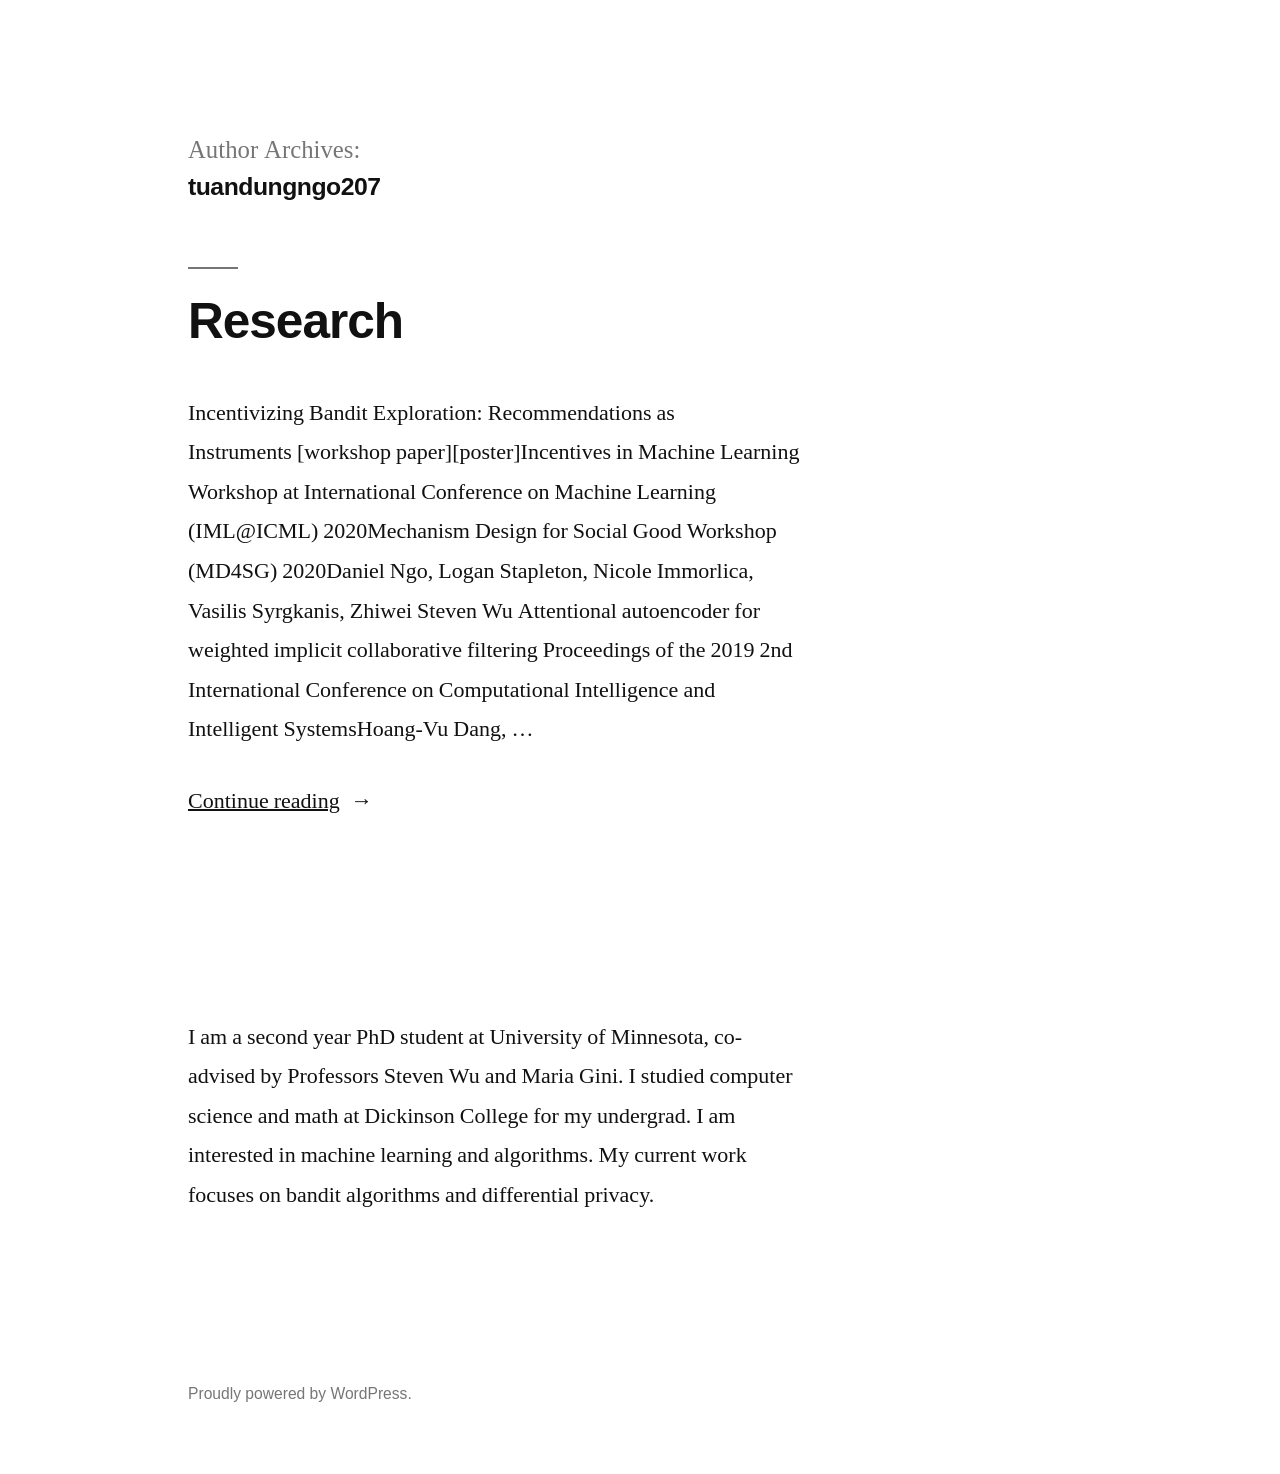
<file: author/tuandungngo207/index.html>
<!DOCTYPE html>
<html lang="en-US">
<head>
	<meta charset="UTF-8">
	<meta name="viewport" content="width=device-width, initial-scale=1">
	<link rel="profile" href="https://gmpg.org/xfn/11">
	<title>tuandungngo207</title>
<meta name="robots" content="max-image-preview:large">
<link rel="dns-prefetch" href="//stats.wp.com">
<link rel="dns-prefetch" href="//v0.wordpress.com">
<link rel="dns-prefetch" href="//i0.wp.com">
<link rel="alternate" type="application/rss+xml" title=" &raquo; Feed" href="/feed/">
<link rel="alternate" type="application/rss+xml" title=" &raquo; Comments Feed" href="/comments/feed/">
<link rel="alternate" type="application/rss+xml" title=" &raquo; Posts by tuandungngo207 Feed" href="/author/tuandungngo207/feed/">
		<!-- This site uses the Google Analytics by MonsterInsights plugin v8.18 - Using Analytics tracking - https://www.monsterinsights.com/ -->
		<!-- Note: MonsterInsights is not currently configured on this site. The site owner needs to authenticate with Google Analytics in the MonsterInsights settings panel. -->
					<!-- No tracking code set -->
				<!-- / Google Analytics by MonsterInsights -->
		<script>
window._wpemojiSettings = {"baseUrl":"https:\/\/s.w.org\/images\/core\/emoji\/14.0.0\/72x72\/","ext":".png","svgUrl":"https:\/\/s.w.org\/images\/core\/emoji\/14.0.0\/svg\/","svgExt":".svg","source":{"concatemoji":"\/wp-includes\/js\/wp-emoji-release.min.js?ver=6.2.2"}};
/*! This file is auto-generated */
!function(e,a,t){var n,r,o,i=a.createElement("canvas"),p=i.getContext&&i.getContext("2d");function s(e,t){p.clearRect(0,0,i.width,i.height),p.fillText(e,0,0);e=i.toDataURL();return p.clearRect(0,0,i.width,i.height),p.fillText(t,0,0),e===i.toDataURL()}function c(e){var t=a.createElement("script");t.src=e,t.defer=t.type="text/javascript",a.getElementsByTagName("head")[0].appendChild(t)}for(o=Array("flag","emoji"),t.supports={everything:!0,everythingExceptFlag:!0},r=0;r<o.length;r++)t.supports[o[r]]=function(e){if(p&&p.fillText)switch(p.textBaseline="top",p.font="600 32px Arial",e){case"flag":return s("🏳️‍⚧️","🏳️​⚧️")?!1:!s("🇺🇳","🇺​🇳")&&!s("🏴󠁧󠁢󠁥󠁮󠁧󠁿","🏴​󠁧​󠁢​󠁥​󠁮​󠁧​󠁿");case"emoji":return!s("🫱🏻‍🫲🏿","🫱🏻​🫲🏿")}return!1}(o[r]),t.supports.everything=t.supports.everything&&t.supports[o[r]],"flag"!==o[r]&&(t.supports.everythingExceptFlag=t.supports.everythingExceptFlag&&t.supports[o[r]]);t.supports.everythingExceptFlag=t.supports.everythingExceptFlag&&!t.supports.flag,t.DOMReady=!1,t.readyCallback=function(){t.DOMReady=!0},t.supports.everything||(n=function(){t.readyCallback()},a.addEventListener?(a.addEventListener("DOMContentLoaded",n,!1),e.addEventListener("load",n,!1)):(e.attachEvent("onload",n),a.attachEvent("onreadystatechange",function(){"complete"===a.readyState&&t.readyCallback()})),(e=t.source||{}).concatemoji?c(e.concatemoji):e.wpemoji&&e.twemoji&&(c(e.twemoji),c(e.wpemoji)))}(window,document,window._wpemojiSettings);
</script>
<style>img.wp-smiley,
img.emoji {
	display: inline !important;
	border: none !important;
	box-shadow: none !important;
	height: 1em !important;
	width: 1em !important;
	margin: 0 0.07em !important;
	vertical-align: -0.1em !important;
	background: none !important;
	padding: 0 !important;
}</style>
	<link rel="stylesheet" id="twentynineteen-jetpack-css" href="/wp-content/plugins/jetpack/modules/theme-tools/compat/twentynineteen.css?ver=12.3" media="all">
<link rel="stylesheet" id="wp-block-library-css" href="/wp-includes/css/dist/block-library/style.min.css?ver=6.2.2" media="all">
<style id="wp-block-library-inline-css">.has-text-align-justify{text-align:justify;}</style>
<style id="wp-block-library-theme-inline-css">.wp-block-audio figcaption{color:#555;font-size:13px;text-align:center}.is-dark-theme .wp-block-audio figcaption{color:hsla(0,0%,100%,.65)}.wp-block-audio{margin:0 0 1em}.wp-block-code{border:1px solid #ccc;border-radius:4px;font-family:Menlo,Consolas,monaco,monospace;padding:.8em 1em}.wp-block-embed figcaption{color:#555;font-size:13px;text-align:center}.is-dark-theme .wp-block-embed figcaption{color:hsla(0,0%,100%,.65)}.wp-block-embed{margin:0 0 1em}.blocks-gallery-caption{color:#555;font-size:13px;text-align:center}.is-dark-theme .blocks-gallery-caption{color:hsla(0,0%,100%,.65)}.wp-block-image figcaption{color:#555;font-size:13px;text-align:center}.is-dark-theme .wp-block-image figcaption{color:hsla(0,0%,100%,.65)}.wp-block-image{margin:0 0 1em}.wp-block-pullquote{border-bottom:4px solid;border-top:4px solid;color:currentColor;margin-bottom:1.75em}.wp-block-pullquote cite,.wp-block-pullquote footer,.wp-block-pullquote__citation{color:currentColor;font-size:.8125em;font-style:normal;text-transform:uppercase}.wp-block-quote{border-left:.25em solid;margin:0 0 1.75em;padding-left:1em}.wp-block-quote cite,.wp-block-quote footer{color:currentColor;font-size:.8125em;font-style:normal;position:relative}.wp-block-quote.has-text-align-right{border-left:none;border-right:.25em solid;padding-left:0;padding-right:1em}.wp-block-quote.has-text-align-center{border:none;padding-left:0}.wp-block-quote.is-large,.wp-block-quote.is-style-large,.wp-block-quote.is-style-plain{border:none}.wp-block-search .wp-block-search__label{font-weight:700}.wp-block-search__button{border:1px solid #ccc;padding:.375em .625em}:where(.wp-block-group.has-background){padding:1.25em 2.375em}.wp-block-separator.has-css-opacity{opacity:.4}.wp-block-separator{border:none;border-bottom:2px solid;margin-left:auto;margin-right:auto}.wp-block-separator.has-alpha-channel-opacity{opacity:1}.wp-block-separator:not(.is-style-wide):not(.is-style-dots){width:100px}.wp-block-separator.has-background:not(.is-style-dots){border-bottom:none;height:1px}.wp-block-separator.has-background:not(.is-style-wide):not(.is-style-dots){height:2px}.wp-block-table{margin:0 0 1em}.wp-block-table td,.wp-block-table th{word-break:normal}.wp-block-table figcaption{color:#555;font-size:13px;text-align:center}.is-dark-theme .wp-block-table figcaption{color:hsla(0,0%,100%,.65)}.wp-block-video figcaption{color:#555;font-size:13px;text-align:center}.is-dark-theme .wp-block-video figcaption{color:hsla(0,0%,100%,.65)}.wp-block-video{margin:0 0 1em}.wp-block-template-part.has-background{margin-bottom:0;margin-top:0;padding:1.25em 2.375em}</style>
<link rel="stylesheet" id="jetpack-videopress-video-block-view-css" href="/wp-content/plugins/jetpack/jetpack_vendor/automattic/jetpack-videopress/build/block-editor/blocks/video/view.css?minify=false#038;ver=34ae973733627b74a14e" media="all">
<link rel="stylesheet" id="mediaelement-css" href="/wp-includes/js/mediaelement/mediaelementplayer-legacy.min.css?ver=4.2.17" media="all">
<link rel="stylesheet" id="wp-mediaelement-css" href="/wp-includes/js/mediaelement/wp-mediaelement.min.css?ver=6.2.2" media="all">
<link rel="stylesheet" id="classic-theme-styles-css" href="/wp-includes/css/classic-themes.min.css?ver=6.2.2" media="all">
<style id="global-styles-inline-css">body{--wp--preset--color--black: #000000;--wp--preset--color--cyan-bluish-gray: #abb8c3;--wp--preset--color--white: #FFF;--wp--preset--color--pale-pink: #f78da7;--wp--preset--color--vivid-red: #cf2e2e;--wp--preset--color--luminous-vivid-orange: #ff6900;--wp--preset--color--luminous-vivid-amber: #fcb900;--wp--preset--color--light-green-cyan: #7bdcb5;--wp--preset--color--vivid-green-cyan: #00d084;--wp--preset--color--pale-cyan-blue: #8ed1fc;--wp--preset--color--vivid-cyan-blue: #0693e3;--wp--preset--color--vivid-purple: #9b51e0;--wp--preset--color--primary: #0073a8;--wp--preset--color--secondary: #005075;--wp--preset--color--dark-gray: #111;--wp--preset--color--light-gray: #767676;--wp--preset--gradient--vivid-cyan-blue-to-vivid-purple: linear-gradient(135deg,rgba(6,147,227,1) 0%,rgb(155,81,224) 100%);--wp--preset--gradient--light-green-cyan-to-vivid-green-cyan: linear-gradient(135deg,rgb(122,220,180) 0%,rgb(0,208,130) 100%);--wp--preset--gradient--luminous-vivid-amber-to-luminous-vivid-orange: linear-gradient(135deg,rgba(252,185,0,1) 0%,rgba(255,105,0,1) 100%);--wp--preset--gradient--luminous-vivid-orange-to-vivid-red: linear-gradient(135deg,rgba(255,105,0,1) 0%,rgb(207,46,46) 100%);--wp--preset--gradient--very-light-gray-to-cyan-bluish-gray: linear-gradient(135deg,rgb(238,238,238) 0%,rgb(169,184,195) 100%);--wp--preset--gradient--cool-to-warm-spectrum: linear-gradient(135deg,rgb(74,234,220) 0%,rgb(151,120,209) 20%,rgb(207,42,186) 40%,rgb(238,44,130) 60%,rgb(251,105,98) 80%,rgb(254,248,76) 100%);--wp--preset--gradient--blush-light-purple: linear-gradient(135deg,rgb(255,206,236) 0%,rgb(152,150,240) 100%);--wp--preset--gradient--blush-bordeaux: linear-gradient(135deg,rgb(254,205,165) 0%,rgb(254,45,45) 50%,rgb(107,0,62) 100%);--wp--preset--gradient--luminous-dusk: linear-gradient(135deg,rgb(255,203,112) 0%,rgb(199,81,192) 50%,rgb(65,88,208) 100%);--wp--preset--gradient--pale-ocean: linear-gradient(135deg,rgb(255,245,203) 0%,rgb(182,227,212) 50%,rgb(51,167,181) 100%);--wp--preset--gradient--electric-grass: linear-gradient(135deg,rgb(202,248,128) 0%,rgb(113,206,126) 100%);--wp--preset--gradient--midnight: linear-gradient(135deg,rgb(2,3,129) 0%,rgb(40,116,252) 100%);--wp--preset--duotone--dark-grayscale: url('#wp-duotone-dark-grayscale');--wp--preset--duotone--grayscale: url('#wp-duotone-grayscale');--wp--preset--duotone--purple-yellow: url('#wp-duotone-purple-yellow');--wp--preset--duotone--blue-red: url('#wp-duotone-blue-red');--wp--preset--duotone--midnight: url('#wp-duotone-midnight');--wp--preset--duotone--magenta-yellow: url('#wp-duotone-magenta-yellow');--wp--preset--duotone--purple-green: url('#wp-duotone-purple-green');--wp--preset--duotone--blue-orange: url('#wp-duotone-blue-orange');--wp--preset--font-size--small: 19.5px;--wp--preset--font-size--medium: 20px;--wp--preset--font-size--large: 36.5px;--wp--preset--font-size--x-large: 42px;--wp--preset--font-size--normal: 22px;--wp--preset--font-size--huge: 49.5px;--wp--preset--spacing--20: 0.44rem;--wp--preset--spacing--30: 0.67rem;--wp--preset--spacing--40: 1rem;--wp--preset--spacing--50: 1.5rem;--wp--preset--spacing--60: 2.25rem;--wp--preset--spacing--70: 3.38rem;--wp--preset--spacing--80: 5.06rem;--wp--preset--shadow--natural: 6px 6px 9px rgba(0, 0, 0, 0.2);--wp--preset--shadow--deep: 12px 12px 50px rgba(0, 0, 0, 0.4);--wp--preset--shadow--sharp: 6px 6px 0px rgba(0, 0, 0, 0.2);--wp--preset--shadow--outlined: 6px 6px 0px -3px rgba(255, 255, 255, 1), 6px 6px rgba(0, 0, 0, 1);--wp--preset--shadow--crisp: 6px 6px 0px rgba(0, 0, 0, 1);}:where(.is-layout-flex){gap: 0.5em;}body .is-layout-flow > .alignleft{float: left;margin-inline-start: 0;margin-inline-end: 2em;}body .is-layout-flow > .alignright{float: right;margin-inline-start: 2em;margin-inline-end: 0;}body .is-layout-flow > .aligncenter{margin-left: auto !important;margin-right: auto !important;}body .is-layout-constrained > .alignleft{float: left;margin-inline-start: 0;margin-inline-end: 2em;}body .is-layout-constrained > .alignright{float: right;margin-inline-start: 2em;margin-inline-end: 0;}body .is-layout-constrained > .aligncenter{margin-left: auto !important;margin-right: auto !important;}body .is-layout-constrained > :where(:not(.alignleft):not(.alignright):not(.alignfull)){max-width: var(--wp--style--global--content-size);margin-left: auto !important;margin-right: auto !important;}body .is-layout-constrained > .alignwide{max-width: var(--wp--style--global--wide-size);}body .is-layout-flex{display: flex;}body .is-layout-flex{flex-wrap: wrap;align-items: center;}body .is-layout-flex > *{margin: 0;}:where(.wp-block-columns.is-layout-flex){gap: 2em;}.has-black-color{color: var(--wp--preset--color--black) !important;}.has-cyan-bluish-gray-color{color: var(--wp--preset--color--cyan-bluish-gray) !important;}.has-white-color{color: var(--wp--preset--color--white) !important;}.has-pale-pink-color{color: var(--wp--preset--color--pale-pink) !important;}.has-vivid-red-color{color: var(--wp--preset--color--vivid-red) !important;}.has-luminous-vivid-orange-color{color: var(--wp--preset--color--luminous-vivid-orange) !important;}.has-luminous-vivid-amber-color{color: var(--wp--preset--color--luminous-vivid-amber) !important;}.has-light-green-cyan-color{color: var(--wp--preset--color--light-green-cyan) !important;}.has-vivid-green-cyan-color{color: var(--wp--preset--color--vivid-green-cyan) !important;}.has-pale-cyan-blue-color{color: var(--wp--preset--color--pale-cyan-blue) !important;}.has-vivid-cyan-blue-color{color: var(--wp--preset--color--vivid-cyan-blue) !important;}.has-vivid-purple-color{color: var(--wp--preset--color--vivid-purple) !important;}.has-black-background-color{background-color: var(--wp--preset--color--black) !important;}.has-cyan-bluish-gray-background-color{background-color: var(--wp--preset--color--cyan-bluish-gray) !important;}.has-white-background-color{background-color: var(--wp--preset--color--white) !important;}.has-pale-pink-background-color{background-color: var(--wp--preset--color--pale-pink) !important;}.has-vivid-red-background-color{background-color: var(--wp--preset--color--vivid-red) !important;}.has-luminous-vivid-orange-background-color{background-color: var(--wp--preset--color--luminous-vivid-orange) !important;}.has-luminous-vivid-amber-background-color{background-color: var(--wp--preset--color--luminous-vivid-amber) !important;}.has-light-green-cyan-background-color{background-color: var(--wp--preset--color--light-green-cyan) !important;}.has-vivid-green-cyan-background-color{background-color: var(--wp--preset--color--vivid-green-cyan) !important;}.has-pale-cyan-blue-background-color{background-color: var(--wp--preset--color--pale-cyan-blue) !important;}.has-vivid-cyan-blue-background-color{background-color: var(--wp--preset--color--vivid-cyan-blue) !important;}.has-vivid-purple-background-color{background-color: var(--wp--preset--color--vivid-purple) !important;}.has-black-border-color{border-color: var(--wp--preset--color--black) !important;}.has-cyan-bluish-gray-border-color{border-color: var(--wp--preset--color--cyan-bluish-gray) !important;}.has-white-border-color{border-color: var(--wp--preset--color--white) !important;}.has-pale-pink-border-color{border-color: var(--wp--preset--color--pale-pink) !important;}.has-vivid-red-border-color{border-color: var(--wp--preset--color--vivid-red) !important;}.has-luminous-vivid-orange-border-color{border-color: var(--wp--preset--color--luminous-vivid-orange) !important;}.has-luminous-vivid-amber-border-color{border-color: var(--wp--preset--color--luminous-vivid-amber) !important;}.has-light-green-cyan-border-color{border-color: var(--wp--preset--color--light-green-cyan) !important;}.has-vivid-green-cyan-border-color{border-color: var(--wp--preset--color--vivid-green-cyan) !important;}.has-pale-cyan-blue-border-color{border-color: var(--wp--preset--color--pale-cyan-blue) !important;}.has-vivid-cyan-blue-border-color{border-color: var(--wp--preset--color--vivid-cyan-blue) !important;}.has-vivid-purple-border-color{border-color: var(--wp--preset--color--vivid-purple) !important;}.has-vivid-cyan-blue-to-vivid-purple-gradient-background{background: var(--wp--preset--gradient--vivid-cyan-blue-to-vivid-purple) !important;}.has-light-green-cyan-to-vivid-green-cyan-gradient-background{background: var(--wp--preset--gradient--light-green-cyan-to-vivid-green-cyan) !important;}.has-luminous-vivid-amber-to-luminous-vivid-orange-gradient-background{background: var(--wp--preset--gradient--luminous-vivid-amber-to-luminous-vivid-orange) !important;}.has-luminous-vivid-orange-to-vivid-red-gradient-background{background: var(--wp--preset--gradient--luminous-vivid-orange-to-vivid-red) !important;}.has-very-light-gray-to-cyan-bluish-gray-gradient-background{background: var(--wp--preset--gradient--very-light-gray-to-cyan-bluish-gray) !important;}.has-cool-to-warm-spectrum-gradient-background{background: var(--wp--preset--gradient--cool-to-warm-spectrum) !important;}.has-blush-light-purple-gradient-background{background: var(--wp--preset--gradient--blush-light-purple) !important;}.has-blush-bordeaux-gradient-background{background: var(--wp--preset--gradient--blush-bordeaux) !important;}.has-luminous-dusk-gradient-background{background: var(--wp--preset--gradient--luminous-dusk) !important;}.has-pale-ocean-gradient-background{background: var(--wp--preset--gradient--pale-ocean) !important;}.has-electric-grass-gradient-background{background: var(--wp--preset--gradient--electric-grass) !important;}.has-midnight-gradient-background{background: var(--wp--preset--gradient--midnight) !important;}.has-small-font-size{font-size: var(--wp--preset--font-size--small) !important;}.has-medium-font-size{font-size: var(--wp--preset--font-size--medium) !important;}.has-large-font-size{font-size: var(--wp--preset--font-size--large) !important;}.has-x-large-font-size{font-size: var(--wp--preset--font-size--x-large) !important;}
.wp-block-navigation a:where(:not(.wp-element-button)){color: inherit;}
:where(.wp-block-columns.is-layout-flex){gap: 2em;}
.wp-block-pullquote{font-size: 1.5em;line-height: 1.6;}</style>
<link rel="stylesheet" id="twentynineteen-style-css" href="/wp-content/themes/twentynineteen/style.css?ver=2.5" media="all">
<style id="twentynineteen-style-inline-css">.posted-on, .cat-links, .tags-links, .byline, .comments-link { clip: rect(1px, 1px, 1px, 1px); height: 1px; position: absolute; overflow: hidden; width: 1px; }</style>
<link rel="stylesheet" id="twentynineteen-print-style-css" href="/wp-content/themes/twentynineteen/print.css?ver=2.5" media="print">
<link rel="stylesheet" id="nfd-wonder-blocks-utilities-css" href="/wp-content/plugins/bluehost-wordpress-plugin/vendor/newfold-labs/wp-module-patterns/assets/styles/utilities.css?ver=0.1.1" media="all">
<link rel="stylesheet" id="jetpack_css-css" href="/wp-content/plugins/jetpack/css/jetpack.css?ver=12.3" media="all">
<link rel="https://api.w.org/" href="/wp-json/">
<link rel="alternate" type="application/json" href="/wp-json/wp/v2/users/2">
<link rel="EditURI" type="application/rsd+xml" title="RSD" href="/xmlrpc.php?rsd">
<link rel="wlwmanifest" type="application/wlwmanifest+xml" href="/wp-includes/wlwmanifest.xml">
<meta name="generator" content="WordPress 6.2.2">
	<style>img#wpstats{display:none}</style>
		
	<style type="text/css" id="custom-theme-colors">/*
		 * Set background for:
		 * - featured image :before
		 * - featured image :before
		 * - post thumbmail :before
		 * - post thumbmail :before
		 * - Submenu
		 * - Sticky Post
		 * - buttons
		 * - WP Block Button
		 * - Blocks
		 */
		.image-filters-enabled .site-header.featured-image .site-featured-image:before,
		.image-filters-enabled .site-header.featured-image .site-featured-image:after,
		.image-filters-enabled .entry .post-thumbnail:before,
		.image-filters-enabled .entry .post-thumbnail:after,
		.main-navigation .sub-menu,
		.sticky-post,
		.entry .entry-content .wp-block-button .wp-block-button__link:not(.has-background),
		.entry .button, button, input[type="button"], input[type="reset"], input[type="submit"],
		.entry .entry-content > .has-primary-background-color,
		.entry .entry-content > *[class^="wp-block-"].has-primary-background-color,
		.entry .entry-content > *[class^="wp-block-"] .has-primary-background-color,
		.entry .entry-content > *[class^="wp-block-"].is-style-solid-color,
		.entry .entry-content > *[class^="wp-block-"].is-style-solid-color.has-primary-background-color,
		.entry .entry-content .wp-block-file .wp-block-file__button {
			background-color: hsl( 199, 100%, 33% ); /* base: #0073a8; */
		}

		/*
		 * Set Color for:
		 * - all links
		 * - main navigation links
		 * - Post navigation links
		 * - Post entry meta hover
		 * - Post entry header more-link hover
		 * - main navigation svg
		 * - comment navigation
		 * - Comment edit link hover
		 * - Site Footer Link hover
		 * - Widget links
		 */
		a,
		a:visited,
		.main-navigation .main-menu > li,
		.main-navigation ul.main-menu > li > a,
		.post-navigation .post-title,
		.entry .entry-meta a:hover,
		.entry .entry-footer a:hover,
		.entry .entry-content .more-link:hover,
		.main-navigation .main-menu > li > a + svg,
		.comment .comment-metadata > a:hover,
		.comment .comment-metadata .comment-edit-link:hover,
		#colophon .site-info a:hover,
		.widget a,
		.entry .entry-content .wp-block-button.is-style-outline .wp-block-button__link:not(.has-text-color),
		.entry .entry-content > .has-primary-color,
		.entry .entry-content > *[class^="wp-block-"] .has-primary-color,
		.entry .entry-content > *[class^="wp-block-"].is-style-solid-color blockquote.has-primary-color,
		.entry .entry-content > *[class^="wp-block-"].is-style-solid-color blockquote.has-primary-color p {
			color: hsl( 199, 100%, 33% ); /* base: #0073a8; */
		}

		/*
		 * Set border color for:
		 * wp block quote
		 * :focus
		 */
		blockquote,
		.entry .entry-content blockquote,
		.entry .entry-content .wp-block-quote:not(.is-large),
		.entry .entry-content .wp-block-quote:not(.is-style-large),
		input[type="text"]:focus,
		input[type="email"]:focus,
		input[type="url"]:focus,
		input[type="password"]:focus,
		input[type="search"]:focus,
		input[type="number"]:focus,
		input[type="tel"]:focus,
		input[type="range"]:focus,
		input[type="date"]:focus,
		input[type="month"]:focus,
		input[type="week"]:focus,
		input[type="time"]:focus,
		input[type="datetime"]:focus,
		input[type="datetime-local"]:focus,
		input[type="color"]:focus,
		textarea:focus {
			border-color: hsl( 199, 100%, 33% ); /* base: #0073a8; */
		}

		.gallery-item > div > a:focus {
			box-shadow: 0 0 0 2px hsl( 199, 100%, 33% ); /* base: #0073a8; */
		}

		/* Hover colors */
		a:hover, a:active,
		.main-navigation .main-menu > li > a:hover,
		.main-navigation .main-menu > li > a:hover + svg,
		.post-navigation .nav-links a:hover,
		.post-navigation .nav-links a:hover .post-title,
		.author-bio .author-description .author-link:hover,
		.entry .entry-content > .has-secondary-color,
		.entry .entry-content > *[class^="wp-block-"] .has-secondary-color,
		.entry .entry-content > *[class^="wp-block-"].is-style-solid-color blockquote.has-secondary-color,
		.entry .entry-content > *[class^="wp-block-"].is-style-solid-color blockquote.has-secondary-color p,
		.comment .comment-author .fn a:hover,
		.comment-reply-link:hover,
		.comment-navigation .nav-previous a:hover,
		.comment-navigation .nav-next a:hover,
		#cancel-comment-reply-link:hover,
		.widget a:hover {
			color: hsl( 199, 100%, 23% ); /* base: #005177; */
		}

		.main-navigation .sub-menu > li > a:hover,
		.main-navigation .sub-menu > li > a:focus,
		.main-navigation .sub-menu > li > a:hover:after,
		.main-navigation .sub-menu > li > a:focus:after,
		.main-navigation .sub-menu > li > .menu-item-link-return:hover,
		.main-navigation .sub-menu > li > .menu-item-link-return:focus,
		.main-navigation .sub-menu > li > a:not(.submenu-expand):hover,
		.main-navigation .sub-menu > li > a:not(.submenu-expand):focus,
		.entry .entry-content > .has-secondary-background-color,
		.entry .entry-content > *[class^="wp-block-"].has-secondary-background-color,
		.entry .entry-content > *[class^="wp-block-"] .has-secondary-background-color,
		.entry .entry-content > *[class^="wp-block-"].is-style-solid-color.has-secondary-background-color {
			background-color: hsl( 199, 100%, 23% ); /* base: #005177; */
		}

		/* Text selection colors */
		::selection {
			background-color: hsl( 199, 50%, 90% ); /* base: #005177; */
		}
		::-moz-selection {
			background-color: hsl( 199, 50%, 90% ); /* base: #005177; */
		}</style>
	
<!-- Jetpack Open Graph Tags -->
<meta property="og:type" content="profile">
<meta property="og:title" content="tuandungngo207">
<meta property="og:url" content="/author/tuandungngo207/">
<meta property="og:image" content="https://secure.gravatar.com/avatar/e144eea338b2e1bfd78093b178f1ac91?s=200&#038;d=mm&#038;r=g">
<meta property="og:image:alt" content="tuandungngo207">
<meta property="og:locale" content="en_US">

<!-- End Jetpack Open Graph Tags -->
<style id="wpforms-css-vars-root">:root {
					--wpforms-field-border-radius: 3px;
--wpforms-field-background-color: #ffffff;
--wpforms-field-border-color: rgba( 0, 0, 0, 0.25 );
--wpforms-field-text-color: rgba( 0, 0, 0, 0.7 );
--wpforms-label-color: rgba( 0, 0, 0, 0.85 );
--wpforms-label-sublabel-color: rgba( 0, 0, 0, 0.55 );
--wpforms-label-error-color: #d63637;
--wpforms-button-border-radius: 3px;
--wpforms-button-background-color: #066aab;
--wpforms-button-text-color: #ffffff;
--wpforms-field-size-input-height: 43px;
--wpforms-field-size-input-spacing: 15px;
--wpforms-field-size-font-size: 16px;
--wpforms-field-size-line-height: 19px;
--wpforms-field-size-padding-h: 14px;
--wpforms-field-size-checkbox-size: 16px;
--wpforms-field-size-sublabel-spacing: 5px;
--wpforms-field-size-icon-size: 1;
--wpforms-label-size-font-size: 16px;
--wpforms-label-size-line-height: 19px;
--wpforms-label-size-sublabel-font-size: 14px;
--wpforms-label-size-sublabel-line-height: 17px;
--wpforms-button-size-font-size: 17px;
--wpforms-button-size-height: 41px;
--wpforms-button-size-padding-h: 15px;
--wpforms-button-size-margin-top: 10px;

				}</style>
</head>

<body class="archive author author-tuandungngo207 author-2 wp-embed-responsive hfeed image-filters-enabled date-hidden categories-hidden tags-hidden author-hidden comment-hidden">
<svg xmlns="http://www.w3.org/2000/svg" viewbox="0 0 0 0" width="0" height="0" focusable="false" role="none" style="visibility: hidden; position: absolute; left: -9999px; overflow: hidden;"><defs><filter id="wp-duotone-dark-grayscale"><fecolormatrix color-interpolation-filters="sRGB" type="matrix" values=" .299 .587 .114 0 0 .299 .587 .114 0 0 .299 .587 .114 0 0 .299 .587 .114 0 0 "></fecolormatrix><fecomponenttransfer color-interpolation-filters="sRGB"><fefuncr type="table" tablevalues="0 0.49803921568627"></fefuncr><fefuncg type="table" tablevalues="0 0.49803921568627"></fefuncg><fefuncb type="table" tablevalues="0 0.49803921568627"></fefuncb><fefunca type="table" tablevalues="1 1"></fefunca></fecomponenttransfer><fecomposite in2="SourceGraphic" operator="in"></fecomposite></filter></defs></svg><svg xmlns="http://www.w3.org/2000/svg" viewbox="0 0 0 0" width="0" height="0" focusable="false" role="none" style="visibility: hidden; position: absolute; left: -9999px; overflow: hidden;"><defs><filter id="wp-duotone-grayscale"><fecolormatrix color-interpolation-filters="sRGB" type="matrix" values=" .299 .587 .114 0 0 .299 .587 .114 0 0 .299 .587 .114 0 0 .299 .587 .114 0 0 "></fecolormatrix><fecomponenttransfer color-interpolation-filters="sRGB"><fefuncr type="table" tablevalues="0 1"></fefuncr><fefuncg type="table" tablevalues="0 1"></fefuncg><fefuncb type="table" tablevalues="0 1"></fefuncb><fefunca type="table" tablevalues="1 1"></fefunca></fecomponenttransfer><fecomposite in2="SourceGraphic" operator="in"></fecomposite></filter></defs></svg><svg xmlns="http://www.w3.org/2000/svg" viewbox="0 0 0 0" width="0" height="0" focusable="false" role="none" style="visibility: hidden; position: absolute; left: -9999px; overflow: hidden;"><defs><filter id="wp-duotone-purple-yellow"><fecolormatrix color-interpolation-filters="sRGB" type="matrix" values=" .299 .587 .114 0 0 .299 .587 .114 0 0 .299 .587 .114 0 0 .299 .587 .114 0 0 "></fecolormatrix><fecomponenttransfer color-interpolation-filters="sRGB"><fefuncr type="table" tablevalues="0.54901960784314 0.98823529411765"></fefuncr><fefuncg type="table" tablevalues="0 1"></fefuncg><fefuncb type="table" tablevalues="0.71764705882353 0.25490196078431"></fefuncb><fefunca type="table" tablevalues="1 1"></fefunca></fecomponenttransfer><fecomposite in2="SourceGraphic" operator="in"></fecomposite></filter></defs></svg><svg xmlns="http://www.w3.org/2000/svg" viewbox="0 0 0 0" width="0" height="0" focusable="false" role="none" style="visibility: hidden; position: absolute; left: -9999px; overflow: hidden;"><defs><filter id="wp-duotone-blue-red"><fecolormatrix color-interpolation-filters="sRGB" type="matrix" values=" .299 .587 .114 0 0 .299 .587 .114 0 0 .299 .587 .114 0 0 .299 .587 .114 0 0 "></fecolormatrix><fecomponenttransfer color-interpolation-filters="sRGB"><fefuncr type="table" tablevalues="0 1"></fefuncr><fefuncg type="table" tablevalues="0 0.27843137254902"></fefuncg><fefuncb type="table" tablevalues="0.5921568627451 0.27843137254902"></fefuncb><fefunca type="table" tablevalues="1 1"></fefunca></fecomponenttransfer><fecomposite in2="SourceGraphic" operator="in"></fecomposite></filter></defs></svg><svg xmlns="http://www.w3.org/2000/svg" viewbox="0 0 0 0" width="0" height="0" focusable="false" role="none" style="visibility: hidden; position: absolute; left: -9999px; overflow: hidden;"><defs><filter id="wp-duotone-midnight"><fecolormatrix color-interpolation-filters="sRGB" type="matrix" values=" .299 .587 .114 0 0 .299 .587 .114 0 0 .299 .587 .114 0 0 .299 .587 .114 0 0 "></fecolormatrix><fecomponenttransfer color-interpolation-filters="sRGB"><fefuncr type="table" tablevalues="0 0"></fefuncr><fefuncg type="table" tablevalues="0 0.64705882352941"></fefuncg><fefuncb type="table" tablevalues="0 1"></fefuncb><fefunca type="table" tablevalues="1 1"></fefunca></fecomponenttransfer><fecomposite in2="SourceGraphic" operator="in"></fecomposite></filter></defs></svg><svg xmlns="http://www.w3.org/2000/svg" viewbox="0 0 0 0" width="0" height="0" focusable="false" role="none" style="visibility: hidden; position: absolute; left: -9999px; overflow: hidden;"><defs><filter id="wp-duotone-magenta-yellow"><fecolormatrix color-interpolation-filters="sRGB" type="matrix" values=" .299 .587 .114 0 0 .299 .587 .114 0 0 .299 .587 .114 0 0 .299 .587 .114 0 0 "></fecolormatrix><fecomponenttransfer color-interpolation-filters="sRGB"><fefuncr type="table" tablevalues="0.78039215686275 1"></fefuncr><fefuncg type="table" tablevalues="0 0.94901960784314"></fefuncg><fefuncb type="table" tablevalues="0.35294117647059 0.47058823529412"></fefuncb><fefunca type="table" tablevalues="1 1"></fefunca></fecomponenttransfer><fecomposite in2="SourceGraphic" operator="in"></fecomposite></filter></defs></svg><svg xmlns="http://www.w3.org/2000/svg" viewbox="0 0 0 0" width="0" height="0" focusable="false" role="none" style="visibility: hidden; position: absolute; left: -9999px; overflow: hidden;"><defs><filter id="wp-duotone-purple-green"><fecolormatrix color-interpolation-filters="sRGB" type="matrix" values=" .299 .587 .114 0 0 .299 .587 .114 0 0 .299 .587 .114 0 0 .299 .587 .114 0 0 "></fecolormatrix><fecomponenttransfer color-interpolation-filters="sRGB"><fefuncr type="table" tablevalues="0.65098039215686 0.40392156862745"></fefuncr><fefuncg type="table" tablevalues="0 1"></fefuncg><fefuncb type="table" tablevalues="0.44705882352941 0.4"></fefuncb><fefunca type="table" tablevalues="1 1"></fefunca></fecomponenttransfer><fecomposite in2="SourceGraphic" operator="in"></fecomposite></filter></defs></svg><svg xmlns="http://www.w3.org/2000/svg" viewbox="0 0 0 0" width="0" height="0" focusable="false" role="none" style="visibility: hidden; position: absolute; left: -9999px; overflow: hidden;"><defs><filter id="wp-duotone-blue-orange"><fecolormatrix color-interpolation-filters="sRGB" type="matrix" values=" .299 .587 .114 0 0 .299 .587 .114 0 0 .299 .587 .114 0 0 .299 .587 .114 0 0 "></fecolormatrix><fecomponenttransfer color-interpolation-filters="sRGB"><fefuncr type="table" tablevalues="0.098039215686275 1"></fefuncr><fefuncg type="table" tablevalues="0 0.66274509803922"></fefuncg><fefuncb type="table" tablevalues="0.84705882352941 0.41960784313725"></fefuncb><fefunca type="table" tablevalues="1 1"></fefunca></fecomponenttransfer><fecomposite in2="SourceGraphic" operator="in"></fecomposite></filter></defs></svg><div id="page" class="site">
	<a class="skip-link screen-reader-text" href="#content">
		Skip to content	</a>

		<header id="masthead" class="site-header">

			<div class="site-branding-container">
				<div class="site-branding">

			
			</div>
<!-- .site-branding -->
			</div>
<!-- .site-branding-container -->

					</header><!-- #masthead -->

	<div id="content" class="site-content">

	<div id="primary" class="content-area">
		<main id="main" class="site-main">

		
			<header class="page-header">
				<h1 class="page-title">Author Archives: <span class="page-description">tuandungngo207</span>
</h1>			</header><!-- .page-header -->

			
<article id="post-265" class="post-265 post type-post status-publish format-standard hentry category-uncategorized entry">
	<header class="entry-header">
		<h2 class="entry-title"><a href="/research/" rel="bookmark">Research</a></h2>	</header><!-- .entry-header -->

	
	<div class="entry-content">
		<p>Incentivizing Bandit Exploration: Recommendations as Instruments [workshop paper][poster]Incentives in Machine Learning Workshop at International Conference on Machine Learning (IML@ICML) 2020Mechanism Design for Social Good Workshop (MD4SG) 2020Daniel Ngo, Logan Stapleton, Nicole Immorlica, Vasilis Syrgkanis, Zhiwei Steven Wu Attentional autoencoder for weighted implicit collaborative filtering Proceedings of the 2019 2nd International Conference on Computational Intelligence and Intelligent SystemsHoang-Vu Dang, &hellip; </p>
<p class="link-more"><a href="/research/" class="more-link">Continue reading<span class="screen-reader-text"> &#8220;Research&#8221;</span></a></p>
	</div>
<!-- .entry-content -->

	<footer class="entry-footer">
		<span class="byline"><svg class="svg-icon" width="16" height="16" aria-hidden="true" role="img" focusable="false" viewbox="0 0 24 24" version="1.1" xmlns="http://www.w3.org/2000/svg" xmlns:xlink="http://www.w3.org/1999/xlink"><path d="M12 12c2.21 0 4-1.79 4-4s-1.79-4-4-4-4 1.79-4 4 1.79 4 4 4zm0 2c-2.67 0-8 1.34-8 4v2h16v-2c0-2.66-5.33-4-8-4z"></path><path d="M0 0h24v24H0z" fill="none"></path></svg><span class="screen-reader-text">Posted by</span><span class="author vcard"><a class="url fn n" href="/author/tuandungngo207/">tuandungngo207</a></span></span><span class="posted-on"><svg class="svg-icon" width="16" height="16" aria-hidden="true" role="img" focusable="false" xmlns="http://www.w3.org/2000/svg" viewbox="0 0 24 24"><defs><path id="a" d="M0 0h24v24H0V0z"></path></defs><clippath id="b"><use xlink:href="#a" overflow="visible"></use></clippath><path clip-path="url(#b)" d="M12 2C6.5 2 2 6.5 2 12s4.5 10 10 10 10-4.5 10-10S17.5 2 12 2zm4.2 14.2L11 13V7h1.5v5.2l4.5 2.7-.8 1.3z"></path></svg><a href="/research/" rel="bookmark"><time class="entry-date published" datetime="2020-07-30T22:33:04+00:00">July 30, 2020</time><time class="updated" datetime="2021-04-25T15:56:25+00:00">April 25, 2021</time></a></span><span class="cat-links"><svg class="svg-icon" width="16" height="16" aria-hidden="true" role="img" focusable="false" xmlns="http://www.w3.org/2000/svg" viewbox="0 0 24 24"><path d="M10 4H4c-1.1 0-1.99.9-1.99 2L2 18c0 1.1.9 2 2 2h16c1.1 0 2-.9 2-2V8c0-1.1-.9-2-2-2h-8l-2-2z"></path><path d="M0 0h24v24H0z" fill="none"></path></svg><span class="screen-reader-text">Posted in</span><a href="/category/uncategorized/" rel="category tag">Uncategorized</a></span>	</footer><!-- .entry-footer -->
</article><!-- #post-265 -->

<article id="post-256" class="post-256 post type-post status-publish format-standard hentry category-uncategorized entry">
	<header class="entry-header">
			</header><!-- .entry-header -->

	
	<div class="entry-content">
		<p>I am a second year PhD student at University of Minnesota, co-advised by Professors Steven Wu and Maria Gini. I studied computer science and math at Dickinson College for my undergrad. I am interested in machine learning and algorithms. My current work focuses on bandit algorithms and differential privacy.</p>
	</div>
<!-- .entry-content -->

	<footer class="entry-footer">
		<span class="byline"><svg class="svg-icon" width="16" height="16" aria-hidden="true" role="img" focusable="false" viewbox="0 0 24 24" version="1.1" xmlns="http://www.w3.org/2000/svg" xmlns:xlink="http://www.w3.org/1999/xlink"><path d="M12 12c2.21 0 4-1.79 4-4s-1.79-4-4-4-4 1.79-4 4 1.79 4 4 4zm0 2c-2.67 0-8 1.34-8 4v2h16v-2c0-2.66-5.33-4-8-4z"></path><path d="M0 0h24v24H0z" fill="none"></path></svg><span class="screen-reader-text">Posted by</span><span class="author vcard"><a class="url fn n" href="/author/tuandungngo207/">tuandungngo207</a></span></span><span class="posted-on"><svg class="svg-icon" width="16" height="16" aria-hidden="true" role="img" focusable="false" xmlns="http://www.w3.org/2000/svg" viewbox="0 0 24 24"><defs><path id="a" d="M0 0h24v24H0V0z"></path></defs><clippath id="b"><use xlink:href="#a" overflow="visible"></use></clippath><path clip-path="url(#b)" d="M12 2C6.5 2 2 6.5 2 12s4.5 10 10 10 10-4.5 10-10S17.5 2 12 2zm4.2 14.2L11 13V7h1.5v5.2l4.5 2.7-.8 1.3z"></path></svg><a href="/256-2/" rel="bookmark"><time class="entry-date published" datetime="2020-07-30T22:13:00+00:00">July 30, 2020</time><time class="updated" datetime="2020-07-30T22:25:58+00:00">July 30, 2020</time></a></span><span class="cat-links"><svg class="svg-icon" width="16" height="16" aria-hidden="true" role="img" focusable="false" xmlns="http://www.w3.org/2000/svg" viewbox="0 0 24 24"><path d="M10 4H4c-1.1 0-1.99.9-1.99 2L2 18c0 1.1.9 2 2 2h16c1.1 0 2-.9 2-2V8c0-1.1-.9-2-2-2h-8l-2-2z"></path><path d="M0 0h24v24H0z" fill="none"></path></svg><span class="screen-reader-text">Posted in</span><a href="/category/uncategorized/" rel="category tag">Uncategorized</a></span>	</footer><!-- .entry-footer -->
</article><!-- #post-256 -->
		</main><!-- #main -->
	</div>
<!-- #primary -->


	</div>
<!-- #content -->

	<footer id="colophon" class="site-footer">
				<div class="site-info">
									<a href="https://wordpress.org/" class="imprint">
				Proudly powered by WordPress.			</a>
								</div>
<!-- .site-info -->
	</footer><!-- #colophon -->

</div>
<!-- #page -->

<script src="/wp-content/plugins/jetpack/jetpack_vendor/automattic/jetpack-image-cdn/dist/image-cdn.js?minify=false#038;ver=132249e245926ae3e188" id="jetpack-photon-js"></script>
<script defer src="https://stats.wp.com/e-202330.js" id="jetpack-stats-js"></script>
<script id="jetpack-stats-js-after">_stq = window._stq || [];
_stq.push([ "view", {v:'ext',blog:'180946562',post:'0',tz:'0',srv:'dtngo.com',j:'1:12.3'} ]);
_stq.push([ "clickTrackerInit", "180946562", "0" ]);</script>
	<script>/(trident|msie)/i.test(navigator.userAgent)&&document.getElementById&&window.addEventListener&&window.addEventListener("hashchange",function(){var t,e=location.hash.substring(1);/^[A-z0-9_-]+$/.test(e)&&(t=document.getElementById(e))&&(/^(?:a|select|input|button|textarea)$/i.test(t.tagName)||(t.tabIndex=-1),t.focus())},!1);</script>
	
</body>
</html>
</file>
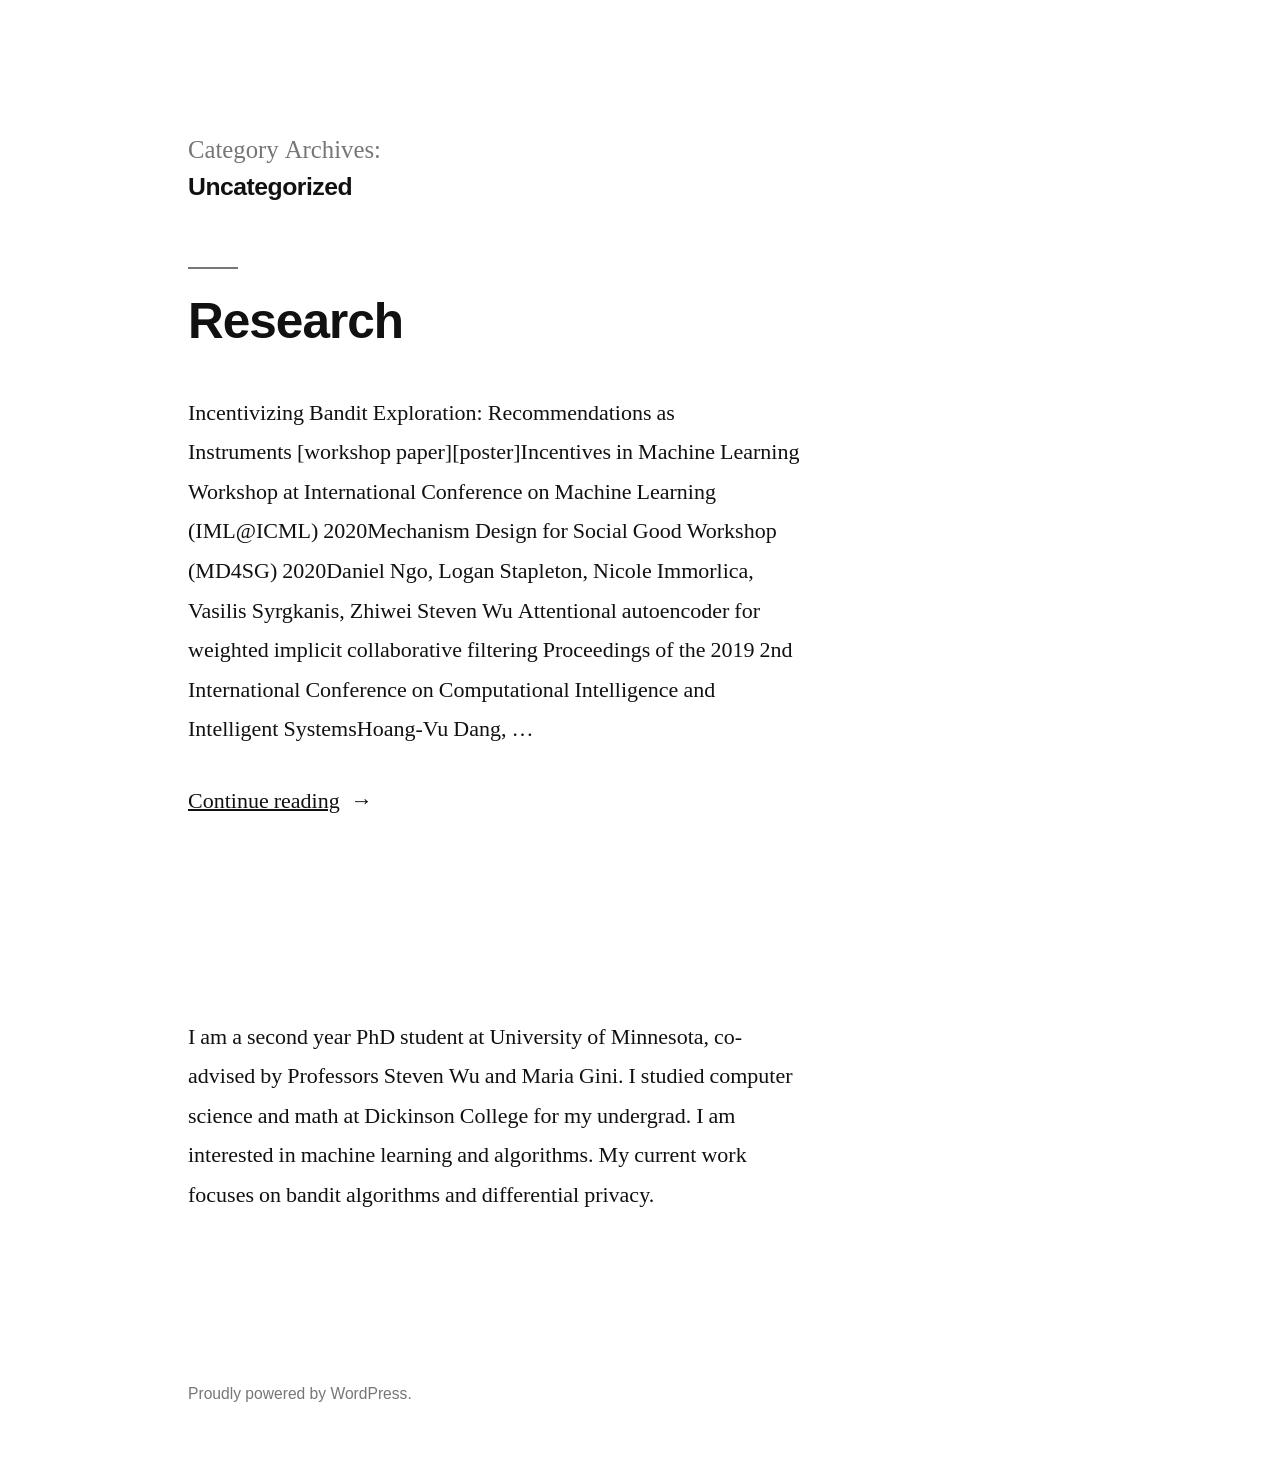
<file: category/uncategorized/index.html>
<!DOCTYPE html>
<html lang="en-US">
<head>
	<meta charset="UTF-8">
	<meta name="viewport" content="width=device-width, initial-scale=1">
	<link rel="profile" href="https://gmpg.org/xfn/11">
	<title>Uncategorized</title>
<meta name="robots" content="max-image-preview:large">
<link rel="dns-prefetch" href="//stats.wp.com">
<link rel="dns-prefetch" href="//v0.wordpress.com">
<link rel="dns-prefetch" href="//i0.wp.com">
<link rel="alternate" type="application/rss+xml" title=" &raquo; Feed" href="/feed/">
<link rel="alternate" type="application/rss+xml" title=" &raquo; Comments Feed" href="/comments/feed/">
<link rel="alternate" type="application/rss+xml" title=" &raquo; Uncategorized Category Feed" href="/category/uncategorized/feed/">
		<!-- This site uses the Google Analytics by MonsterInsights plugin v8.18 - Using Analytics tracking - https://www.monsterinsights.com/ -->
		<!-- Note: MonsterInsights is not currently configured on this site. The site owner needs to authenticate with Google Analytics in the MonsterInsights settings panel. -->
					<!-- No tracking code set -->
				<!-- / Google Analytics by MonsterInsights -->
		<script>
window._wpemojiSettings = {"baseUrl":"https:\/\/s.w.org\/images\/core\/emoji\/14.0.0\/72x72\/","ext":".png","svgUrl":"https:\/\/s.w.org\/images\/core\/emoji\/14.0.0\/svg\/","svgExt":".svg","source":{"concatemoji":"\/wp-includes\/js\/wp-emoji-release.min.js?ver=6.2.2"}};
/*! This file is auto-generated */
!function(e,a,t){var n,r,o,i=a.createElement("canvas"),p=i.getContext&&i.getContext("2d");function s(e,t){p.clearRect(0,0,i.width,i.height),p.fillText(e,0,0);e=i.toDataURL();return p.clearRect(0,0,i.width,i.height),p.fillText(t,0,0),e===i.toDataURL()}function c(e){var t=a.createElement("script");t.src=e,t.defer=t.type="text/javascript",a.getElementsByTagName("head")[0].appendChild(t)}for(o=Array("flag","emoji"),t.supports={everything:!0,everythingExceptFlag:!0},r=0;r<o.length;r++)t.supports[o[r]]=function(e){if(p&&p.fillText)switch(p.textBaseline="top",p.font="600 32px Arial",e){case"flag":return s("🏳️‍⚧️","🏳️​⚧️")?!1:!s("🇺🇳","🇺​🇳")&&!s("🏴󠁧󠁢󠁥󠁮󠁧󠁿","🏴​󠁧​󠁢​󠁥​󠁮​󠁧​󠁿");case"emoji":return!s("🫱🏻‍🫲🏿","🫱🏻​🫲🏿")}return!1}(o[r]),t.supports.everything=t.supports.everything&&t.supports[o[r]],"flag"!==o[r]&&(t.supports.everythingExceptFlag=t.supports.everythingExceptFlag&&t.supports[o[r]]);t.supports.everythingExceptFlag=t.supports.everythingExceptFlag&&!t.supports.flag,t.DOMReady=!1,t.readyCallback=function(){t.DOMReady=!0},t.supports.everything||(n=function(){t.readyCallback()},a.addEventListener?(a.addEventListener("DOMContentLoaded",n,!1),e.addEventListener("load",n,!1)):(e.attachEvent("onload",n),a.attachEvent("onreadystatechange",function(){"complete"===a.readyState&&t.readyCallback()})),(e=t.source||{}).concatemoji?c(e.concatemoji):e.wpemoji&&e.twemoji&&(c(e.twemoji),c(e.wpemoji)))}(window,document,window._wpemojiSettings);
</script>
<style>img.wp-smiley,
img.emoji {
	display: inline !important;
	border: none !important;
	box-shadow: none !important;
	height: 1em !important;
	width: 1em !important;
	margin: 0 0.07em !important;
	vertical-align: -0.1em !important;
	background: none !important;
	padding: 0 !important;
}</style>
	<link rel="stylesheet" id="twentynineteen-jetpack-css" href="/wp-content/plugins/jetpack/modules/theme-tools/compat/twentynineteen.css?ver=12.3" media="all">
<link rel="stylesheet" id="wp-block-library-css" href="/wp-includes/css/dist/block-library/style.min.css?ver=6.2.2" media="all">
<style id="wp-block-library-inline-css">.has-text-align-justify{text-align:justify;}</style>
<style id="wp-block-library-theme-inline-css">.wp-block-audio figcaption{color:#555;font-size:13px;text-align:center}.is-dark-theme .wp-block-audio figcaption{color:hsla(0,0%,100%,.65)}.wp-block-audio{margin:0 0 1em}.wp-block-code{border:1px solid #ccc;border-radius:4px;font-family:Menlo,Consolas,monaco,monospace;padding:.8em 1em}.wp-block-embed figcaption{color:#555;font-size:13px;text-align:center}.is-dark-theme .wp-block-embed figcaption{color:hsla(0,0%,100%,.65)}.wp-block-embed{margin:0 0 1em}.blocks-gallery-caption{color:#555;font-size:13px;text-align:center}.is-dark-theme .blocks-gallery-caption{color:hsla(0,0%,100%,.65)}.wp-block-image figcaption{color:#555;font-size:13px;text-align:center}.is-dark-theme .wp-block-image figcaption{color:hsla(0,0%,100%,.65)}.wp-block-image{margin:0 0 1em}.wp-block-pullquote{border-bottom:4px solid;border-top:4px solid;color:currentColor;margin-bottom:1.75em}.wp-block-pullquote cite,.wp-block-pullquote footer,.wp-block-pullquote__citation{color:currentColor;font-size:.8125em;font-style:normal;text-transform:uppercase}.wp-block-quote{border-left:.25em solid;margin:0 0 1.75em;padding-left:1em}.wp-block-quote cite,.wp-block-quote footer{color:currentColor;font-size:.8125em;font-style:normal;position:relative}.wp-block-quote.has-text-align-right{border-left:none;border-right:.25em solid;padding-left:0;padding-right:1em}.wp-block-quote.has-text-align-center{border:none;padding-left:0}.wp-block-quote.is-large,.wp-block-quote.is-style-large,.wp-block-quote.is-style-plain{border:none}.wp-block-search .wp-block-search__label{font-weight:700}.wp-block-search__button{border:1px solid #ccc;padding:.375em .625em}:where(.wp-block-group.has-background){padding:1.25em 2.375em}.wp-block-separator.has-css-opacity{opacity:.4}.wp-block-separator{border:none;border-bottom:2px solid;margin-left:auto;margin-right:auto}.wp-block-separator.has-alpha-channel-opacity{opacity:1}.wp-block-separator:not(.is-style-wide):not(.is-style-dots){width:100px}.wp-block-separator.has-background:not(.is-style-dots){border-bottom:none;height:1px}.wp-block-separator.has-background:not(.is-style-wide):not(.is-style-dots){height:2px}.wp-block-table{margin:0 0 1em}.wp-block-table td,.wp-block-table th{word-break:normal}.wp-block-table figcaption{color:#555;font-size:13px;text-align:center}.is-dark-theme .wp-block-table figcaption{color:hsla(0,0%,100%,.65)}.wp-block-video figcaption{color:#555;font-size:13px;text-align:center}.is-dark-theme .wp-block-video figcaption{color:hsla(0,0%,100%,.65)}.wp-block-video{margin:0 0 1em}.wp-block-template-part.has-background{margin-bottom:0;margin-top:0;padding:1.25em 2.375em}</style>
<link rel="stylesheet" id="jetpack-videopress-video-block-view-css" href="/wp-content/plugins/jetpack/jetpack_vendor/automattic/jetpack-videopress/build/block-editor/blocks/video/view.css?minify=false#038;ver=34ae973733627b74a14e" media="all">
<link rel="stylesheet" id="mediaelement-css" href="/wp-includes/js/mediaelement/mediaelementplayer-legacy.min.css?ver=4.2.17" media="all">
<link rel="stylesheet" id="wp-mediaelement-css" href="/wp-includes/js/mediaelement/wp-mediaelement.min.css?ver=6.2.2" media="all">
<link rel="stylesheet" id="classic-theme-styles-css" href="/wp-includes/css/classic-themes.min.css?ver=6.2.2" media="all">
<style id="global-styles-inline-css">body{--wp--preset--color--black: #000000;--wp--preset--color--cyan-bluish-gray: #abb8c3;--wp--preset--color--white: #FFF;--wp--preset--color--pale-pink: #f78da7;--wp--preset--color--vivid-red: #cf2e2e;--wp--preset--color--luminous-vivid-orange: #ff6900;--wp--preset--color--luminous-vivid-amber: #fcb900;--wp--preset--color--light-green-cyan: #7bdcb5;--wp--preset--color--vivid-green-cyan: #00d084;--wp--preset--color--pale-cyan-blue: #8ed1fc;--wp--preset--color--vivid-cyan-blue: #0693e3;--wp--preset--color--vivid-purple: #9b51e0;--wp--preset--color--primary: #0073a8;--wp--preset--color--secondary: #005075;--wp--preset--color--dark-gray: #111;--wp--preset--color--light-gray: #767676;--wp--preset--gradient--vivid-cyan-blue-to-vivid-purple: linear-gradient(135deg,rgba(6,147,227,1) 0%,rgb(155,81,224) 100%);--wp--preset--gradient--light-green-cyan-to-vivid-green-cyan: linear-gradient(135deg,rgb(122,220,180) 0%,rgb(0,208,130) 100%);--wp--preset--gradient--luminous-vivid-amber-to-luminous-vivid-orange: linear-gradient(135deg,rgba(252,185,0,1) 0%,rgba(255,105,0,1) 100%);--wp--preset--gradient--luminous-vivid-orange-to-vivid-red: linear-gradient(135deg,rgba(255,105,0,1) 0%,rgb(207,46,46) 100%);--wp--preset--gradient--very-light-gray-to-cyan-bluish-gray: linear-gradient(135deg,rgb(238,238,238) 0%,rgb(169,184,195) 100%);--wp--preset--gradient--cool-to-warm-spectrum: linear-gradient(135deg,rgb(74,234,220) 0%,rgb(151,120,209) 20%,rgb(207,42,186) 40%,rgb(238,44,130) 60%,rgb(251,105,98) 80%,rgb(254,248,76) 100%);--wp--preset--gradient--blush-light-purple: linear-gradient(135deg,rgb(255,206,236) 0%,rgb(152,150,240) 100%);--wp--preset--gradient--blush-bordeaux: linear-gradient(135deg,rgb(254,205,165) 0%,rgb(254,45,45) 50%,rgb(107,0,62) 100%);--wp--preset--gradient--luminous-dusk: linear-gradient(135deg,rgb(255,203,112) 0%,rgb(199,81,192) 50%,rgb(65,88,208) 100%);--wp--preset--gradient--pale-ocean: linear-gradient(135deg,rgb(255,245,203) 0%,rgb(182,227,212) 50%,rgb(51,167,181) 100%);--wp--preset--gradient--electric-grass: linear-gradient(135deg,rgb(202,248,128) 0%,rgb(113,206,126) 100%);--wp--preset--gradient--midnight: linear-gradient(135deg,rgb(2,3,129) 0%,rgb(40,116,252) 100%);--wp--preset--duotone--dark-grayscale: url('#wp-duotone-dark-grayscale');--wp--preset--duotone--grayscale: url('#wp-duotone-grayscale');--wp--preset--duotone--purple-yellow: url('#wp-duotone-purple-yellow');--wp--preset--duotone--blue-red: url('#wp-duotone-blue-red');--wp--preset--duotone--midnight: url('#wp-duotone-midnight');--wp--preset--duotone--magenta-yellow: url('#wp-duotone-magenta-yellow');--wp--preset--duotone--purple-green: url('#wp-duotone-purple-green');--wp--preset--duotone--blue-orange: url('#wp-duotone-blue-orange');--wp--preset--font-size--small: 19.5px;--wp--preset--font-size--medium: 20px;--wp--preset--font-size--large: 36.5px;--wp--preset--font-size--x-large: 42px;--wp--preset--font-size--normal: 22px;--wp--preset--font-size--huge: 49.5px;--wp--preset--spacing--20: 0.44rem;--wp--preset--spacing--30: 0.67rem;--wp--preset--spacing--40: 1rem;--wp--preset--spacing--50: 1.5rem;--wp--preset--spacing--60: 2.25rem;--wp--preset--spacing--70: 3.38rem;--wp--preset--spacing--80: 5.06rem;--wp--preset--shadow--natural: 6px 6px 9px rgba(0, 0, 0, 0.2);--wp--preset--shadow--deep: 12px 12px 50px rgba(0, 0, 0, 0.4);--wp--preset--shadow--sharp: 6px 6px 0px rgba(0, 0, 0, 0.2);--wp--preset--shadow--outlined: 6px 6px 0px -3px rgba(255, 255, 255, 1), 6px 6px rgba(0, 0, 0, 1);--wp--preset--shadow--crisp: 6px 6px 0px rgba(0, 0, 0, 1);}:where(.is-layout-flex){gap: 0.5em;}body .is-layout-flow > .alignleft{float: left;margin-inline-start: 0;margin-inline-end: 2em;}body .is-layout-flow > .alignright{float: right;margin-inline-start: 2em;margin-inline-end: 0;}body .is-layout-flow > .aligncenter{margin-left: auto !important;margin-right: auto !important;}body .is-layout-constrained > .alignleft{float: left;margin-inline-start: 0;margin-inline-end: 2em;}body .is-layout-constrained > .alignright{float: right;margin-inline-start: 2em;margin-inline-end: 0;}body .is-layout-constrained > .aligncenter{margin-left: auto !important;margin-right: auto !important;}body .is-layout-constrained > :where(:not(.alignleft):not(.alignright):not(.alignfull)){max-width: var(--wp--style--global--content-size);margin-left: auto !important;margin-right: auto !important;}body .is-layout-constrained > .alignwide{max-width: var(--wp--style--global--wide-size);}body .is-layout-flex{display: flex;}body .is-layout-flex{flex-wrap: wrap;align-items: center;}body .is-layout-flex > *{margin: 0;}:where(.wp-block-columns.is-layout-flex){gap: 2em;}.has-black-color{color: var(--wp--preset--color--black) !important;}.has-cyan-bluish-gray-color{color: var(--wp--preset--color--cyan-bluish-gray) !important;}.has-white-color{color: var(--wp--preset--color--white) !important;}.has-pale-pink-color{color: var(--wp--preset--color--pale-pink) !important;}.has-vivid-red-color{color: var(--wp--preset--color--vivid-red) !important;}.has-luminous-vivid-orange-color{color: var(--wp--preset--color--luminous-vivid-orange) !important;}.has-luminous-vivid-amber-color{color: var(--wp--preset--color--luminous-vivid-amber) !important;}.has-light-green-cyan-color{color: var(--wp--preset--color--light-green-cyan) !important;}.has-vivid-green-cyan-color{color: var(--wp--preset--color--vivid-green-cyan) !important;}.has-pale-cyan-blue-color{color: var(--wp--preset--color--pale-cyan-blue) !important;}.has-vivid-cyan-blue-color{color: var(--wp--preset--color--vivid-cyan-blue) !important;}.has-vivid-purple-color{color: var(--wp--preset--color--vivid-purple) !important;}.has-black-background-color{background-color: var(--wp--preset--color--black) !important;}.has-cyan-bluish-gray-background-color{background-color: var(--wp--preset--color--cyan-bluish-gray) !important;}.has-white-background-color{background-color: var(--wp--preset--color--white) !important;}.has-pale-pink-background-color{background-color: var(--wp--preset--color--pale-pink) !important;}.has-vivid-red-background-color{background-color: var(--wp--preset--color--vivid-red) !important;}.has-luminous-vivid-orange-background-color{background-color: var(--wp--preset--color--luminous-vivid-orange) !important;}.has-luminous-vivid-amber-background-color{background-color: var(--wp--preset--color--luminous-vivid-amber) !important;}.has-light-green-cyan-background-color{background-color: var(--wp--preset--color--light-green-cyan) !important;}.has-vivid-green-cyan-background-color{background-color: var(--wp--preset--color--vivid-green-cyan) !important;}.has-pale-cyan-blue-background-color{background-color: var(--wp--preset--color--pale-cyan-blue) !important;}.has-vivid-cyan-blue-background-color{background-color: var(--wp--preset--color--vivid-cyan-blue) !important;}.has-vivid-purple-background-color{background-color: var(--wp--preset--color--vivid-purple) !important;}.has-black-border-color{border-color: var(--wp--preset--color--black) !important;}.has-cyan-bluish-gray-border-color{border-color: var(--wp--preset--color--cyan-bluish-gray) !important;}.has-white-border-color{border-color: var(--wp--preset--color--white) !important;}.has-pale-pink-border-color{border-color: var(--wp--preset--color--pale-pink) !important;}.has-vivid-red-border-color{border-color: var(--wp--preset--color--vivid-red) !important;}.has-luminous-vivid-orange-border-color{border-color: var(--wp--preset--color--luminous-vivid-orange) !important;}.has-luminous-vivid-amber-border-color{border-color: var(--wp--preset--color--luminous-vivid-amber) !important;}.has-light-green-cyan-border-color{border-color: var(--wp--preset--color--light-green-cyan) !important;}.has-vivid-green-cyan-border-color{border-color: var(--wp--preset--color--vivid-green-cyan) !important;}.has-pale-cyan-blue-border-color{border-color: var(--wp--preset--color--pale-cyan-blue) !important;}.has-vivid-cyan-blue-border-color{border-color: var(--wp--preset--color--vivid-cyan-blue) !important;}.has-vivid-purple-border-color{border-color: var(--wp--preset--color--vivid-purple) !important;}.has-vivid-cyan-blue-to-vivid-purple-gradient-background{background: var(--wp--preset--gradient--vivid-cyan-blue-to-vivid-purple) !important;}.has-light-green-cyan-to-vivid-green-cyan-gradient-background{background: var(--wp--preset--gradient--light-green-cyan-to-vivid-green-cyan) !important;}.has-luminous-vivid-amber-to-luminous-vivid-orange-gradient-background{background: var(--wp--preset--gradient--luminous-vivid-amber-to-luminous-vivid-orange) !important;}.has-luminous-vivid-orange-to-vivid-red-gradient-background{background: var(--wp--preset--gradient--luminous-vivid-orange-to-vivid-red) !important;}.has-very-light-gray-to-cyan-bluish-gray-gradient-background{background: var(--wp--preset--gradient--very-light-gray-to-cyan-bluish-gray) !important;}.has-cool-to-warm-spectrum-gradient-background{background: var(--wp--preset--gradient--cool-to-warm-spectrum) !important;}.has-blush-light-purple-gradient-background{background: var(--wp--preset--gradient--blush-light-purple) !important;}.has-blush-bordeaux-gradient-background{background: var(--wp--preset--gradient--blush-bordeaux) !important;}.has-luminous-dusk-gradient-background{background: var(--wp--preset--gradient--luminous-dusk) !important;}.has-pale-ocean-gradient-background{background: var(--wp--preset--gradient--pale-ocean) !important;}.has-electric-grass-gradient-background{background: var(--wp--preset--gradient--electric-grass) !important;}.has-midnight-gradient-background{background: var(--wp--preset--gradient--midnight) !important;}.has-small-font-size{font-size: var(--wp--preset--font-size--small) !important;}.has-medium-font-size{font-size: var(--wp--preset--font-size--medium) !important;}.has-large-font-size{font-size: var(--wp--preset--font-size--large) !important;}.has-x-large-font-size{font-size: var(--wp--preset--font-size--x-large) !important;}
.wp-block-navigation a:where(:not(.wp-element-button)){color: inherit;}
:where(.wp-block-columns.is-layout-flex){gap: 2em;}
.wp-block-pullquote{font-size: 1.5em;line-height: 1.6;}</style>
<link rel="stylesheet" id="twentynineteen-style-css" href="/wp-content/themes/twentynineteen/style.css?ver=2.5" media="all">
<style id="twentynineteen-style-inline-css">.posted-on, .cat-links, .tags-links, .byline, .comments-link { clip: rect(1px, 1px, 1px, 1px); height: 1px; position: absolute; overflow: hidden; width: 1px; }</style>
<link rel="stylesheet" id="twentynineteen-print-style-css" href="/wp-content/themes/twentynineteen/print.css?ver=2.5" media="print">
<link rel="stylesheet" id="nfd-wonder-blocks-utilities-css" href="/wp-content/plugins/bluehost-wordpress-plugin/vendor/newfold-labs/wp-module-patterns/assets/styles/utilities.css?ver=0.1.1" media="all">
<link rel="stylesheet" id="jetpack_css-css" href="/wp-content/plugins/jetpack/css/jetpack.css?ver=12.3" media="all">
<link rel="https://api.w.org/" href="/wp-json/">
<link rel="alternate" type="application/json" href="/wp-json/wp/v2/categories/1">
<link rel="EditURI" type="application/rsd+xml" title="RSD" href="/xmlrpc.php?rsd">
<link rel="wlwmanifest" type="application/wlwmanifest+xml" href="/wp-includes/wlwmanifest.xml">
<meta name="generator" content="WordPress 6.2.2">
	<style>img#wpstats{display:none}</style>
		
	<style type="text/css" id="custom-theme-colors">/*
		 * Set background for:
		 * - featured image :before
		 * - featured image :before
		 * - post thumbmail :before
		 * - post thumbmail :before
		 * - Submenu
		 * - Sticky Post
		 * - buttons
		 * - WP Block Button
		 * - Blocks
		 */
		.image-filters-enabled .site-header.featured-image .site-featured-image:before,
		.image-filters-enabled .site-header.featured-image .site-featured-image:after,
		.image-filters-enabled .entry .post-thumbnail:before,
		.image-filters-enabled .entry .post-thumbnail:after,
		.main-navigation .sub-menu,
		.sticky-post,
		.entry .entry-content .wp-block-button .wp-block-button__link:not(.has-background),
		.entry .button, button, input[type="button"], input[type="reset"], input[type="submit"],
		.entry .entry-content > .has-primary-background-color,
		.entry .entry-content > *[class^="wp-block-"].has-primary-background-color,
		.entry .entry-content > *[class^="wp-block-"] .has-primary-background-color,
		.entry .entry-content > *[class^="wp-block-"].is-style-solid-color,
		.entry .entry-content > *[class^="wp-block-"].is-style-solid-color.has-primary-background-color,
		.entry .entry-content .wp-block-file .wp-block-file__button {
			background-color: hsl( 199, 100%, 33% ); /* base: #0073a8; */
		}

		/*
		 * Set Color for:
		 * - all links
		 * - main navigation links
		 * - Post navigation links
		 * - Post entry meta hover
		 * - Post entry header more-link hover
		 * - main navigation svg
		 * - comment navigation
		 * - Comment edit link hover
		 * - Site Footer Link hover
		 * - Widget links
		 */
		a,
		a:visited,
		.main-navigation .main-menu > li,
		.main-navigation ul.main-menu > li > a,
		.post-navigation .post-title,
		.entry .entry-meta a:hover,
		.entry .entry-footer a:hover,
		.entry .entry-content .more-link:hover,
		.main-navigation .main-menu > li > a + svg,
		.comment .comment-metadata > a:hover,
		.comment .comment-metadata .comment-edit-link:hover,
		#colophon .site-info a:hover,
		.widget a,
		.entry .entry-content .wp-block-button.is-style-outline .wp-block-button__link:not(.has-text-color),
		.entry .entry-content > .has-primary-color,
		.entry .entry-content > *[class^="wp-block-"] .has-primary-color,
		.entry .entry-content > *[class^="wp-block-"].is-style-solid-color blockquote.has-primary-color,
		.entry .entry-content > *[class^="wp-block-"].is-style-solid-color blockquote.has-primary-color p {
			color: hsl( 199, 100%, 33% ); /* base: #0073a8; */
		}

		/*
		 * Set border color for:
		 * wp block quote
		 * :focus
		 */
		blockquote,
		.entry .entry-content blockquote,
		.entry .entry-content .wp-block-quote:not(.is-large),
		.entry .entry-content .wp-block-quote:not(.is-style-large),
		input[type="text"]:focus,
		input[type="email"]:focus,
		input[type="url"]:focus,
		input[type="password"]:focus,
		input[type="search"]:focus,
		input[type="number"]:focus,
		input[type="tel"]:focus,
		input[type="range"]:focus,
		input[type="date"]:focus,
		input[type="month"]:focus,
		input[type="week"]:focus,
		input[type="time"]:focus,
		input[type="datetime"]:focus,
		input[type="datetime-local"]:focus,
		input[type="color"]:focus,
		textarea:focus {
			border-color: hsl( 199, 100%, 33% ); /* base: #0073a8; */
		}

		.gallery-item > div > a:focus {
			box-shadow: 0 0 0 2px hsl( 199, 100%, 33% ); /* base: #0073a8; */
		}

		/* Hover colors */
		a:hover, a:active,
		.main-navigation .main-menu > li > a:hover,
		.main-navigation .main-menu > li > a:hover + svg,
		.post-navigation .nav-links a:hover,
		.post-navigation .nav-links a:hover .post-title,
		.author-bio .author-description .author-link:hover,
		.entry .entry-content > .has-secondary-color,
		.entry .entry-content > *[class^="wp-block-"] .has-secondary-color,
		.entry .entry-content > *[class^="wp-block-"].is-style-solid-color blockquote.has-secondary-color,
		.entry .entry-content > *[class^="wp-block-"].is-style-solid-color blockquote.has-secondary-color p,
		.comment .comment-author .fn a:hover,
		.comment-reply-link:hover,
		.comment-navigation .nav-previous a:hover,
		.comment-navigation .nav-next a:hover,
		#cancel-comment-reply-link:hover,
		.widget a:hover {
			color: hsl( 199, 100%, 23% ); /* base: #005177; */
		}

		.main-navigation .sub-menu > li > a:hover,
		.main-navigation .sub-menu > li > a:focus,
		.main-navigation .sub-menu > li > a:hover:after,
		.main-navigation .sub-menu > li > a:focus:after,
		.main-navigation .sub-menu > li > .menu-item-link-return:hover,
		.main-navigation .sub-menu > li > .menu-item-link-return:focus,
		.main-navigation .sub-menu > li > a:not(.submenu-expand):hover,
		.main-navigation .sub-menu > li > a:not(.submenu-expand):focus,
		.entry .entry-content > .has-secondary-background-color,
		.entry .entry-content > *[class^="wp-block-"].has-secondary-background-color,
		.entry .entry-content > *[class^="wp-block-"] .has-secondary-background-color,
		.entry .entry-content > *[class^="wp-block-"].is-style-solid-color.has-secondary-background-color {
			background-color: hsl( 199, 100%, 23% ); /* base: #005177; */
		}

		/* Text selection colors */
		::selection {
			background-color: hsl( 199, 50%, 90% ); /* base: #005177; */
		}
		::-moz-selection {
			background-color: hsl( 199, 50%, 90% ); /* base: #005177; */
		}</style>
	
<!-- Jetpack Open Graph Tags -->
<meta property="og:type" content="website">
<meta property="og:title" content="Uncategorized">
<meta property="og:url" content="/category/uncategorized/">
<meta property="og:image" content="https://s0.wp.com/i/blank.jpg">
<meta property="og:image:alt">
<meta property="og:locale" content="en_US">

<!-- End Jetpack Open Graph Tags -->
<style id="wpforms-css-vars-root">:root {
					--wpforms-field-border-radius: 3px;
--wpforms-field-background-color: #ffffff;
--wpforms-field-border-color: rgba( 0, 0, 0, 0.25 );
--wpforms-field-text-color: rgba( 0, 0, 0, 0.7 );
--wpforms-label-color: rgba( 0, 0, 0, 0.85 );
--wpforms-label-sublabel-color: rgba( 0, 0, 0, 0.55 );
--wpforms-label-error-color: #d63637;
--wpforms-button-border-radius: 3px;
--wpforms-button-background-color: #066aab;
--wpforms-button-text-color: #ffffff;
--wpforms-field-size-input-height: 43px;
--wpforms-field-size-input-spacing: 15px;
--wpforms-field-size-font-size: 16px;
--wpforms-field-size-line-height: 19px;
--wpforms-field-size-padding-h: 14px;
--wpforms-field-size-checkbox-size: 16px;
--wpforms-field-size-sublabel-spacing: 5px;
--wpforms-field-size-icon-size: 1;
--wpforms-label-size-font-size: 16px;
--wpforms-label-size-line-height: 19px;
--wpforms-label-size-sublabel-font-size: 14px;
--wpforms-label-size-sublabel-line-height: 17px;
--wpforms-button-size-font-size: 17px;
--wpforms-button-size-height: 41px;
--wpforms-button-size-padding-h: 15px;
--wpforms-button-size-margin-top: 10px;

				}</style>
</head>

<body class="archive category category-uncategorized category-1 wp-embed-responsive hfeed image-filters-enabled date-hidden categories-hidden tags-hidden author-hidden comment-hidden">
<svg xmlns="http://www.w3.org/2000/svg" viewbox="0 0 0 0" width="0" height="0" focusable="false" role="none" style="visibility: hidden; position: absolute; left: -9999px; overflow: hidden;"><defs><filter id="wp-duotone-dark-grayscale"><fecolormatrix color-interpolation-filters="sRGB" type="matrix" values=" .299 .587 .114 0 0 .299 .587 .114 0 0 .299 .587 .114 0 0 .299 .587 .114 0 0 "></fecolormatrix><fecomponenttransfer color-interpolation-filters="sRGB"><fefuncr type="table" tablevalues="0 0.49803921568627"></fefuncr><fefuncg type="table" tablevalues="0 0.49803921568627"></fefuncg><fefuncb type="table" tablevalues="0 0.49803921568627"></fefuncb><fefunca type="table" tablevalues="1 1"></fefunca></fecomponenttransfer><fecomposite in2="SourceGraphic" operator="in"></fecomposite></filter></defs></svg><svg xmlns="http://www.w3.org/2000/svg" viewbox="0 0 0 0" width="0" height="0" focusable="false" role="none" style="visibility: hidden; position: absolute; left: -9999px; overflow: hidden;"><defs><filter id="wp-duotone-grayscale"><fecolormatrix color-interpolation-filters="sRGB" type="matrix" values=" .299 .587 .114 0 0 .299 .587 .114 0 0 .299 .587 .114 0 0 .299 .587 .114 0 0 "></fecolormatrix><fecomponenttransfer color-interpolation-filters="sRGB"><fefuncr type="table" tablevalues="0 1"></fefuncr><fefuncg type="table" tablevalues="0 1"></fefuncg><fefuncb type="table" tablevalues="0 1"></fefuncb><fefunca type="table" tablevalues="1 1"></fefunca></fecomponenttransfer><fecomposite in2="SourceGraphic" operator="in"></fecomposite></filter></defs></svg><svg xmlns="http://www.w3.org/2000/svg" viewbox="0 0 0 0" width="0" height="0" focusable="false" role="none" style="visibility: hidden; position: absolute; left: -9999px; overflow: hidden;"><defs><filter id="wp-duotone-purple-yellow"><fecolormatrix color-interpolation-filters="sRGB" type="matrix" values=" .299 .587 .114 0 0 .299 .587 .114 0 0 .299 .587 .114 0 0 .299 .587 .114 0 0 "></fecolormatrix><fecomponenttransfer color-interpolation-filters="sRGB"><fefuncr type="table" tablevalues="0.54901960784314 0.98823529411765"></fefuncr><fefuncg type="table" tablevalues="0 1"></fefuncg><fefuncb type="table" tablevalues="0.71764705882353 0.25490196078431"></fefuncb><fefunca type="table" tablevalues="1 1"></fefunca></fecomponenttransfer><fecomposite in2="SourceGraphic" operator="in"></fecomposite></filter></defs></svg><svg xmlns="http://www.w3.org/2000/svg" viewbox="0 0 0 0" width="0" height="0" focusable="false" role="none" style="visibility: hidden; position: absolute; left: -9999px; overflow: hidden;"><defs><filter id="wp-duotone-blue-red"><fecolormatrix color-interpolation-filters="sRGB" type="matrix" values=" .299 .587 .114 0 0 .299 .587 .114 0 0 .299 .587 .114 0 0 .299 .587 .114 0 0 "></fecolormatrix><fecomponenttransfer color-interpolation-filters="sRGB"><fefuncr type="table" tablevalues="0 1"></fefuncr><fefuncg type="table" tablevalues="0 0.27843137254902"></fefuncg><fefuncb type="table" tablevalues="0.5921568627451 0.27843137254902"></fefuncb><fefunca type="table" tablevalues="1 1"></fefunca></fecomponenttransfer><fecomposite in2="SourceGraphic" operator="in"></fecomposite></filter></defs></svg><svg xmlns="http://www.w3.org/2000/svg" viewbox="0 0 0 0" width="0" height="0" focusable="false" role="none" style="visibility: hidden; position: absolute; left: -9999px; overflow: hidden;"><defs><filter id="wp-duotone-midnight"><fecolormatrix color-interpolation-filters="sRGB" type="matrix" values=" .299 .587 .114 0 0 .299 .587 .114 0 0 .299 .587 .114 0 0 .299 .587 .114 0 0 "></fecolormatrix><fecomponenttransfer color-interpolation-filters="sRGB"><fefuncr type="table" tablevalues="0 0"></fefuncr><fefuncg type="table" tablevalues="0 0.64705882352941"></fefuncg><fefuncb type="table" tablevalues="0 1"></fefuncb><fefunca type="table" tablevalues="1 1"></fefunca></fecomponenttransfer><fecomposite in2="SourceGraphic" operator="in"></fecomposite></filter></defs></svg><svg xmlns="http://www.w3.org/2000/svg" viewbox="0 0 0 0" width="0" height="0" focusable="false" role="none" style="visibility: hidden; position: absolute; left: -9999px; overflow: hidden;"><defs><filter id="wp-duotone-magenta-yellow"><fecolormatrix color-interpolation-filters="sRGB" type="matrix" values=" .299 .587 .114 0 0 .299 .587 .114 0 0 .299 .587 .114 0 0 .299 .587 .114 0 0 "></fecolormatrix><fecomponenttransfer color-interpolation-filters="sRGB"><fefuncr type="table" tablevalues="0.78039215686275 1"></fefuncr><fefuncg type="table" tablevalues="0 0.94901960784314"></fefuncg><fefuncb type="table" tablevalues="0.35294117647059 0.47058823529412"></fefuncb><fefunca type="table" tablevalues="1 1"></fefunca></fecomponenttransfer><fecomposite in2="SourceGraphic" operator="in"></fecomposite></filter></defs></svg><svg xmlns="http://www.w3.org/2000/svg" viewbox="0 0 0 0" width="0" height="0" focusable="false" role="none" style="visibility: hidden; position: absolute; left: -9999px; overflow: hidden;"><defs><filter id="wp-duotone-purple-green"><fecolormatrix color-interpolation-filters="sRGB" type="matrix" values=" .299 .587 .114 0 0 .299 .587 .114 0 0 .299 .587 .114 0 0 .299 .587 .114 0 0 "></fecolormatrix><fecomponenttransfer color-interpolation-filters="sRGB"><fefuncr type="table" tablevalues="0.65098039215686 0.40392156862745"></fefuncr><fefuncg type="table" tablevalues="0 1"></fefuncg><fefuncb type="table" tablevalues="0.44705882352941 0.4"></fefuncb><fefunca type="table" tablevalues="1 1"></fefunca></fecomponenttransfer><fecomposite in2="SourceGraphic" operator="in"></fecomposite></filter></defs></svg><svg xmlns="http://www.w3.org/2000/svg" viewbox="0 0 0 0" width="0" height="0" focusable="false" role="none" style="visibility: hidden; position: absolute; left: -9999px; overflow: hidden;"><defs><filter id="wp-duotone-blue-orange"><fecolormatrix color-interpolation-filters="sRGB" type="matrix" values=" .299 .587 .114 0 0 .299 .587 .114 0 0 .299 .587 .114 0 0 .299 .587 .114 0 0 "></fecolormatrix><fecomponenttransfer color-interpolation-filters="sRGB"><fefuncr type="table" tablevalues="0.098039215686275 1"></fefuncr><fefuncg type="table" tablevalues="0 0.66274509803922"></fefuncg><fefuncb type="table" tablevalues="0.84705882352941 0.41960784313725"></fefuncb><fefunca type="table" tablevalues="1 1"></fefunca></fecomponenttransfer><fecomposite in2="SourceGraphic" operator="in"></fecomposite></filter></defs></svg><div id="page" class="site">
	<a class="skip-link screen-reader-text" href="#content">
		Skip to content	</a>

		<header id="masthead" class="site-header">

			<div class="site-branding-container">
				<div class="site-branding">

			
			</div>
<!-- .site-branding -->
			</div>
<!-- .site-branding-container -->

					</header><!-- #masthead -->

	<div id="content" class="site-content">

	<div id="primary" class="content-area">
		<main id="main" class="site-main">

		
			<header class="page-header">
				<h1 class="page-title">Category Archives: <span class="page-description">Uncategorized</span>
</h1>			</header><!-- .page-header -->

			
<article id="post-265" class="post-265 post type-post status-publish format-standard hentry category-uncategorized entry">
	<header class="entry-header">
		<h2 class="entry-title"><a href="/research/" rel="bookmark">Research</a></h2>	</header><!-- .entry-header -->

	
	<div class="entry-content">
		<p>Incentivizing Bandit Exploration: Recommendations as Instruments [workshop paper][poster]Incentives in Machine Learning Workshop at International Conference on Machine Learning (IML@ICML) 2020Mechanism Design for Social Good Workshop (MD4SG) 2020Daniel Ngo, Logan Stapleton, Nicole Immorlica, Vasilis Syrgkanis, Zhiwei Steven Wu Attentional autoencoder for weighted implicit collaborative filtering Proceedings of the 2019 2nd International Conference on Computational Intelligence and Intelligent SystemsHoang-Vu Dang, &hellip; </p>
<p class="link-more"><a href="/research/" class="more-link">Continue reading<span class="screen-reader-text"> &#8220;Research&#8221;</span></a></p>
	</div>
<!-- .entry-content -->

	<footer class="entry-footer">
		<span class="byline"><svg class="svg-icon" width="16" height="16" aria-hidden="true" role="img" focusable="false" viewbox="0 0 24 24" version="1.1" xmlns="http://www.w3.org/2000/svg" xmlns:xlink="http://www.w3.org/1999/xlink"><path d="M12 12c2.21 0 4-1.79 4-4s-1.79-4-4-4-4 1.79-4 4 1.79 4 4 4zm0 2c-2.67 0-8 1.34-8 4v2h16v-2c0-2.66-5.33-4-8-4z"></path><path d="M0 0h24v24H0z" fill="none"></path></svg><span class="screen-reader-text">Posted by</span><span class="author vcard"><a class="url fn n" href="/author/tuandungngo207/">tuandungngo207</a></span></span><span class="posted-on"><svg class="svg-icon" width="16" height="16" aria-hidden="true" role="img" focusable="false" xmlns="http://www.w3.org/2000/svg" viewbox="0 0 24 24"><defs><path id="a" d="M0 0h24v24H0V0z"></path></defs><clippath id="b"><use xlink:href="#a" overflow="visible"></use></clippath><path clip-path="url(#b)" d="M12 2C6.5 2 2 6.5 2 12s4.5 10 10 10 10-4.5 10-10S17.5 2 12 2zm4.2 14.2L11 13V7h1.5v5.2l4.5 2.7-.8 1.3z"></path></svg><a href="/research/" rel="bookmark"><time class="entry-date published" datetime="2020-07-30T22:33:04+00:00">July 30, 2020</time><time class="updated" datetime="2021-04-25T15:56:25+00:00">April 25, 2021</time></a></span><span class="cat-links"><svg class="svg-icon" width="16" height="16" aria-hidden="true" role="img" focusable="false" xmlns="http://www.w3.org/2000/svg" viewbox="0 0 24 24"><path d="M10 4H4c-1.1 0-1.99.9-1.99 2L2 18c0 1.1.9 2 2 2h16c1.1 0 2-.9 2-2V8c0-1.1-.9-2-2-2h-8l-2-2z"></path><path d="M0 0h24v24H0z" fill="none"></path></svg><span class="screen-reader-text">Posted in</span><a href="/category/uncategorized/" rel="category tag">Uncategorized</a></span>	</footer><!-- .entry-footer -->
</article><!-- #post-265 -->

<article id="post-256" class="post-256 post type-post status-publish format-standard hentry category-uncategorized entry">
	<header class="entry-header">
			</header><!-- .entry-header -->

	
	<div class="entry-content">
		<p>I am a second year PhD student at University of Minnesota, co-advised by Professors Steven Wu and Maria Gini. I studied computer science and math at Dickinson College for my undergrad. I am interested in machine learning and algorithms. My current work focuses on bandit algorithms and differential privacy.</p>
	</div>
<!-- .entry-content -->

	<footer class="entry-footer">
		<span class="byline"><svg class="svg-icon" width="16" height="16" aria-hidden="true" role="img" focusable="false" viewbox="0 0 24 24" version="1.1" xmlns="http://www.w3.org/2000/svg" xmlns:xlink="http://www.w3.org/1999/xlink"><path d="M12 12c2.21 0 4-1.79 4-4s-1.79-4-4-4-4 1.79-4 4 1.79 4 4 4zm0 2c-2.67 0-8 1.34-8 4v2h16v-2c0-2.66-5.33-4-8-4z"></path><path d="M0 0h24v24H0z" fill="none"></path></svg><span class="screen-reader-text">Posted by</span><span class="author vcard"><a class="url fn n" href="/author/tuandungngo207/">tuandungngo207</a></span></span><span class="posted-on"><svg class="svg-icon" width="16" height="16" aria-hidden="true" role="img" focusable="false" xmlns="http://www.w3.org/2000/svg" viewbox="0 0 24 24"><defs><path id="a" d="M0 0h24v24H0V0z"></path></defs><clippath id="b"><use xlink:href="#a" overflow="visible"></use></clippath><path clip-path="url(#b)" d="M12 2C6.5 2 2 6.5 2 12s4.5 10 10 10 10-4.5 10-10S17.5 2 12 2zm4.2 14.2L11 13V7h1.5v5.2l4.5 2.7-.8 1.3z"></path></svg><a href="/256-2/" rel="bookmark"><time class="entry-date published" datetime="2020-07-30T22:13:00+00:00">July 30, 2020</time><time class="updated" datetime="2020-07-30T22:25:58+00:00">July 30, 2020</time></a></span><span class="cat-links"><svg class="svg-icon" width="16" height="16" aria-hidden="true" role="img" focusable="false" xmlns="http://www.w3.org/2000/svg" viewbox="0 0 24 24"><path d="M10 4H4c-1.1 0-1.99.9-1.99 2L2 18c0 1.1.9 2 2 2h16c1.1 0 2-.9 2-2V8c0-1.1-.9-2-2-2h-8l-2-2z"></path><path d="M0 0h24v24H0z" fill="none"></path></svg><span class="screen-reader-text">Posted in</span><a href="/category/uncategorized/" rel="category tag">Uncategorized</a></span>	</footer><!-- .entry-footer -->
</article><!-- #post-256 -->
		</main><!-- #main -->
	</div>
<!-- #primary -->


	</div>
<!-- #content -->

	<footer id="colophon" class="site-footer">
				<div class="site-info">
									<a href="https://wordpress.org/" class="imprint">
				Proudly powered by WordPress.			</a>
								</div>
<!-- .site-info -->
	</footer><!-- #colophon -->

</div>
<!-- #page -->

<script src="/wp-content/plugins/jetpack/jetpack_vendor/automattic/jetpack-image-cdn/dist/image-cdn.js?minify=false#038;ver=132249e245926ae3e188" id="jetpack-photon-js"></script>
<script defer src="https://stats.wp.com/e-202330.js" id="jetpack-stats-js"></script>
<script id="jetpack-stats-js-after">_stq = window._stq || [];
_stq.push([ "view", {v:'ext',blog:'180946562',post:'0',tz:'0',srv:'dtngo.com',j:'1:12.3'} ]);
_stq.push([ "clickTrackerInit", "180946562", "0" ]);</script>
	<script>/(trident|msie)/i.test(navigator.userAgent)&&document.getElementById&&window.addEventListener&&window.addEventListener("hashchange",function(){var t,e=location.hash.substring(1);/^[A-z0-9_-]+$/.test(e)&&(t=document.getElementById(e))&&(/^(?:a|select|input|button|textarea)$/i.test(t.tagName)||(t.tabIndex=-1),t.focus())},!1);</script>
	
</body>
</html>
</file>
<file: styles.css>
/* ---------- Reset ---------- */
* {
  box-sizing: border-box;
}

html, body {
  margin: 0;
  padding: 0;
}

/* ---------- Base ---------- */
body {
  background: #faf9f6;
  color: #22262b;
  font-family: 'Inter', sans-serif;
  -webkit-font-smoothing: antialiased;
  -moz-osx-font-smoothing: grayscale;
}

::selection {
  background: #cddcf5;
}

a {
  color: #2455a4;
  text-decoration: none;
}

a:hover {
  color: #17335e;
  text-decoration: underline;
}

/* ---------- Page layout ---------- */
.page {
  max-width: 1180px;
  margin: 0 auto;
  display: flex;
  align-items: flex-start;
}

/* ---------- Sidebar ---------- */
.sidebar {
  width: 280px;
  flex: 0 0 280px;
  position: sticky;
  top: 0;
  height: 100vh;
  border-right: 1px solid #e6e3db;
  padding: 56px 32px 40px;
  display: flex;
  flex-direction: column;
  gap: 22px;
}

.avatar {
  width: 132px;
  height: 132px;
  border-radius: 50%;
  object-fit: cover;
  background: #e6e3db;
}

.name {
  font-family: 'Newsreader', serif;
  font-size: 26px;
  font-weight: 600;
  color: #17335e;
  margin: 0;
}

.title {
  font-size: 14px;
  line-height: 1.5;
  color: #6b6f76;
  margin: 0;
}

.nav {
  display: flex;
  flex-direction: column;
  gap: 12px;
}

.nav a {
  font-size: 14px;
  font-weight: 500;
  color: #22262b;
}

.nav a:hover {
  color: #17335e;
}

.sidebar-footer {
  margin-top: auto;
  padding-top: 24px;
  font-size: 13px;
  color: #6b6f76;
}

.sidebar-footer a {
  color: #6b6f76;
}

.sidebar-footer a:hover {
  color: #17335e;
}

.sidebar-footer .dot {
  color: #d8d4c8;
  margin: 0 8px;
}

/* ---------- Main column ---------- */
.main {
  flex: 1;
  min-width: 0;
  padding: 64px 56px 120px 64px;
}

section {
  margin-bottom: 76px;
}

section:last-of-type {
  margin-bottom: 0;
}

.eyebrow {
  font-family: 'Newsreader', serif;
  font-size: 15px;
  font-weight: 600;
  letter-spacing: 0.08em;
  text-transform: uppercase;
  color: #2455a4;
  margin: 0 0 22px;
}

/* ---------- About ---------- */
#about p {
  font-size: 17px;
  line-height: 1.75;
  color: #33383f;
  max-width: 640px;
  margin: 0 0 20px;
}

.about-columns {
  display: flex;
  gap: 56px;
  margin-top: 36px;
  flex-wrap: wrap;
}

.about-col {
  min-width: 220px;
}

.label {
  font-size: 12px;
  text-transform: uppercase;
  letter-spacing: 0.06em;
  color: #8b8f96;
  font-weight: 600;
  margin: 0 0 12px;
}

.plain-list {
  list-style: none;
  margin: 0;
  padding: 0;
  font-size: 15px;
  line-height: 2;
  color: #33383f;
}

.edu-list {
  list-style: none;
  margin: 0;
  padding: 0;
}

.edu-list li {
  margin-bottom: 14px;
}

.edu-list li:last-child {
  margin-bottom: 0;
}

.degree {
  display: block;
  font-size: 15px;
  font-weight: 500;
  color: #22262b;
}

.institution {
  display: block;
  font-size: 14px;
  color: #6b6f76;
}

/* ---------- Research ---------- */
.pub-list {
  list-style: none;
  margin: 0;
  padding: 0;
}

.pub {
  padding: 22px 0;
  border-bottom: 1px solid #ece9e1;
}

.pub:first-child {
  padding-top: 0;
}

.pub:last-child {
  border-bottom: none;
}

.pub-title {
  font-size: 16.5px;
  font-weight: 600;
  color: #17335e;
  line-height: 1.45;
  margin: 0;
}

.arxiv-link {
  font-size: 13px;
  font-weight: 500;
  margin-left: 6px;
  white-space: nowrap;
}

.pub-venue {
  font-size: 13.5px;
  color: #6b6f76;
  margin: 5px 0 0;
}

.pub-authors {
  font-size: 14px;
  color: #33383f;
  line-height: 1.6;
  margin: 6px 0 0;
}

.pub-authors strong {
  color: #17335e;
  font-weight: 600;
}

/* ---------- Contact ---------- */
.contact-line {
  font-size: 16px;
  line-height: 2;
  color: #33383f;
  margin: 0;
}

/* ---------- Responsive (mobile-first collapse) ---------- */
@media (max-width: 860px) {
  .page {
    flex-direction: column;
  }

  .sidebar {
    position: relative;
    width: 100%;
    height: auto;
    flex: none;
    border-right: none;
    border-bottom: 1px solid #e6e3db;
    padding: 32px 24px;
    flex-direction: row;
    flex-wrap: wrap;
    align-items: center;
    gap: 16px;
  }

  .avatar {
    width: 64px;
    height: 64px;
  }

  .name {
    font-size: 20px;
  }

  .title {
    width: 100%;
    order: 3;
  }

  .nav {
    flex-direction: row;
    gap: 18px;
    order: 4;
    width: 100%;
  }

  .sidebar-footer {
    margin-top: 0;
    padding-top: 0;
    order: 2;
    margin-left: auto;
  }

  .main {
    padding: 40px 24px 80px;
  }

  section {
    margin-bottom: 56px;
  }

  .about-columns {
    gap: 32px;
  }
}

@media (max-width: 480px) {
  .sidebar {
    flex-direction: column;
    align-items: flex-start;
  }

  .sidebar-footer {
    margin-left: 0;
  }

  #about p {
    font-size: 16px;
  }
}
</file>
<file: wp-content/plugins/jetpack/modules/theme-tools/compat/twentynineteen.css>
/* Infinite scroll */

/* Globally hidden elements when Infinite Scroll is supported and in use. */
.infinite-scroll .pagination,
.infinite-scroll .posts-navigation,
.infinite-scroll.neverending .site-footer {
	/* Theme Footer (when set to scrolling) */
	display: none;
}

 /* When Infinite Scroll has reached its end we need to re-display elements that were hidden (via .neverending) before. */
.infinity-end.neverending .site-footer {
	display: block;
}

.infinite-loader {
	margin: calc(3 * 1rem) auto;
}

.infinite-loader .spinner {
	margin: 0 auto;
	left: inherit !important;
}

.site-main #infinite-handle {
	margin: calc(2 * 1rem) auto;
}

.site-main #infinite-handle span {
	background: transparent;
	display: block;
	font-size: 0.8888888889em;
	text-align: center;
}

.site-main #infinite-handle span button,
.site-main #infinite-handle span button:hover,
.site-main #infinite-handle span button:focus {
	transition: background 150ms ease-in-out;
	background: #2271b1;
	border: none;
	border-radius: 5px;
	box-sizing: border-box;
	color: white;
	font-family: -apple-system, BlinkMacSystemFont, "Segoe UI", "Roboto", "Oxygen", "Ubuntu", "Cantarell", "Fira Sans", "Droid Sans", "Helvetica Neue", sans-serif;
	font-size: 0.8888888889em;
	font-weight: 600;
	line-height: 1.2;
	outline: none;
	padding: 0.66rem 1rem;
}

.site-main #infinite-handle span button:hover {
	cursor: pointer;
}

.site-main #infinite-handle span button:hover,
.site-main #infinite-handle span button:focus {
	background: #111;
}

.site-main #infinite-handle span button:focus {
	outline: thin dotted;
	outline-offset: -4px;
}

.site-main .infinite-wrap .entry:first-of-type {
	margin-top: calc(6 * 1rem);
}

/**
 * Responsive Videos
 */
.entry .jetpack-video-wrapper {
	margin-bottom: 1.75em;
}

/**
 * Sharing
 */

.sd-block {
	line-height: 1;
}

.entry div.sharedaddy h3.sd-title,
.entry h3.sd-title {
	font-family: -apple-system, BlinkMacSystemFont, "Segoe UI", "Roboto", "Oxygen", "Ubuntu", "Cantarell", "Fira Sans", "Droid Sans", "Helvetica Neue", sans-serif;
	font-size: 1.125em;
	font-weight: 700;
	letter-spacing: -0.02em;
	line-height: 1.2;
	margin-bottom: 0.5em;
	-webkit-font-smoothing: antialiased;
	-moz-osx-font-smoothing: grayscale;
}

.entry div.sharedaddy h3.sd-title:before,
.entry h3.sd-title:before {
	background: #767676;
	border-top: none;
	content: "\020";
	display: block;
	height: 2px;
	margin: 1rem 0;
	width: 1em;
	min-width: inherit;
}

.sd-social-icon-text .sd-content ul,
.sd-social-text .sd-content ul {
	margin-bottom: -0.3125em !important;
}

.sd-social-icon .sd-content ul,
.sd-social-official .sd-content ul {
	margin-bottom: 0 !important;
}

/**
 * Related Posts
 */

.entry #jp-relatedposts {
	padding-top: 0;
	margin-top: 32px;
	margin-bottom: 32px;
}

.entry #jp-relatedposts h3.jp-relatedposts-headline {
	font-family: -apple-system, BlinkMacSystemFont, "Segoe UI", "Roboto", "Oxygen", "Ubuntu", "Cantarell", "Fira Sans", "Droid Sans", "Helvetica Neue", sans-serif;
	font-size: 1.125em;
	font-weight: 700;
	letter-spacing: -0.02em;
	line-height: 1.2;
	margin-bottom: 0.5em;
	-webkit-font-smoothing: antialiased;
	-moz-osx-font-smoothing: grayscale;
}

.entry #jp-relatedposts h3.jp-relatedposts-headline:before {
	background: #767676;
	border-top: none;
	content: "\020";
	display: block;
	height: 2px;
	margin: 1rem 0;
	width: 1em;
	min-width: inherit;
}

.entry #jp-relatedposts h3.jp-relatedposts-headline em:before {
	display: none;
}

.entry #jp-relatedposts .jp-relatedposts-items-visual .jp-relatedposts-post {
	opacity: 1;
}

.entry #jp-relatedposts .jp-relatedposts-items-visual h4.jp-relatedposts-post-title,
.entry #jp-relatedposts .jp-relatedposts-items .jp-relatedposts-post {
	font-family: -apple-system, BlinkMacSystemFont, "Segoe UI", "Roboto", "Oxygen", "Ubuntu", "Cantarell", "Fira Sans", "Droid Sans", "Helvetica Neue", sans-serif;
	font-size: 1em;
	letter-spacing: -0.02em;
	line-height: 1.2;
	margin-bottom: 0.5em;
	-webkit-font-smoothing: antialiased;
	-moz-osx-font-smoothing: grayscale;
}

.entry #jp-relatedposts .jp-relatedposts-items-visual h4.jp-relatedposts-post-title a,
.entry #jp-relatedposts .jp-relatedposts-items .jp-relatedposts-post span a {
	font-weight: 700;
}

.entry #jp-relatedposts .jp-relatedposts-items .jp-relatedposts-post .jp-relatedposts-post-title,
.entry #jp-relatedposts .jp-relatedposts-items .jp-relatedposts-post .jp-relatedposts-post-excerpt {
	margin-top: 0.5em;
	margin-bottom: 0.5em;
}

.entry #jp-relatedposts .jp-relatedposts-items .jp-relatedposts-post .jp-relatedposts-post-context,
.entry #jp-relatedposts .jp-relatedposts-items .jp-relatedposts-post .jp-relatedposts-post-date {
	font-family: -apple-system, BlinkMacSystemFont, "Segoe UI", "Roboto", "Oxygen", "Ubuntu", "Cantarell", "Fira Sans", "Droid Sans", "Helvetica Neue", sans-serif;
	font-size: 13px;
	font-weight: 500;
}

.entry #jp-relatedposts .jp-relatedposts-items p,
.entry #jp-relatedposts .jp-relatedposts-items-visual
.entry h4.jp-relatedposts-post-title {
	letter-spacing: normal;
}


/**
 * Stats
 */

#wpstats {
	display: none;
}


/**
 * Comments
 */

.comments-area .comments-title-wrap + .comment-respond .comment-reply-title {
	display: none;
}


/**
 * Widgets
 */

/* Widget List Resets */
.widget_authors ul,
.widget_author_grid ul,
.widget_jp_blogs_i_follow ul,
.widget_links ul,
.widget_rss_links ul {
	list-style: none;
	padding-left: 0;
	padding-right: 0;
}

.widget_links li,
.widget_jp_blogs_i_follow li,
.widget_rss_links li {
	color: #767676;
	font-family: -apple-system, BlinkMacSystemFont, "Segoe UI", "Roboto", "Oxygen", "Ubuntu", "Cantarell", "Fira Sans", "Droid Sans", "Helvetica Neue", sans-serif;
	font-size: calc(22px * 1.125);
	font-weight: 700;
	line-height: 1.2;
	margin-top: 0.5rem;
	margin-bottom: 0.5rem;
}


/* Authors Widget */
.widget.widget_authors ul li > ul {
	list-style-type: disc;
	padding-left: 4.25rem;
}

.rtl .widget.widget_authors ul li > ul {
	padding-left: 0;
	padding-right: 1rem;
}

.widget_authors > ul > li > a {
	display: block;
	font-family: -apple-system, BlinkMacSystemFont, "Segoe UI", "Roboto", "Oxygen", "Ubuntu", "Cantarell", "Fira Sans", "Droid Sans", "Helvetica Neue", sans-serif;
	position: relative;
}

.widget.widget_authors li a strong {
	line-height: 1.2;
	position: absolute;
	top: 0;
}

.widget.widget_authors .avatar {
	float: left;
	margin-right: 1em;
}

.widget_authors li > ul {
	clear: both;
}

/* Display WordPress Posts */
.widget_jetpack_display_posts_widget .jetpack-display-remote-posts h4 {
	font-size: 100%;
	margin: 1rem 0;
}

/* GoodReads */
.widget_goodreads div[class^="gr_custom_container"] {
	border: none;
}

.widget_goodreads div[class^="gr_custom_each_container"] {
	border-bottom: none;
	margin-bottom: 1rem;
	padding-bottom: 0;
}

.widget_goodreads h2[class^="gr_custom_header"],
.widget_goodreads div[class^="gr_custom_author"] {
	font-size: inherit;
	line-height: 1.15;
}

/* EU cookie law */
.widget_eu_cookie_law_widget #eu-cookie-law {
	border-color: #ccc;
	color: #767676;
	font-family: -apple-system, BlinkMacSystemFont, "Segoe UI", "Roboto", "Oxygen", "Ubuntu", "Cantarell", "Fira Sans", "Droid Sans", "Helvetica Neue", sans-serif;
	font-size: 0.68182em;
	padding: 0.5rem 1rem;
}

.widget_eu_cookie_law_widget #eu-cookie-law .accept {
	font-size: 1em;
	padding: 10px 12px;
}

/* RSS Feed Widget */
.widget_rss li a.rsswidget {
	display: block;
	margin: 1rem 0 0.5rem;
}

.widget_rss .rssSummary {
	font-family: "NonBreakingSpaceOverride", "Hoefler Text", "Baskerville Old Face", Garamond, "Times New Roman", serif;
	font-weight: 400;
	font-size: 22px;
}

.widget_rss cite,
.widget_rss .rss-date {
	color: #9c9c9c;
	display: block;
	font-size: 0.71111em;
	font-weight: 500;
	margin: 0.5rem 0;
}

.widget_rss cite {
	font-style: normal;
}

.widget_rss cite:before {
	content: "\2014\00a0";
}

/* Top Posts & Pages Widget */
.widget_top-posts .widgets-list-layout-links {
	float: inherit;
	margin-left: calc(40px + 1rem);
	width: inherit;
}

/* Search widget override */
@media only screen and (min-width: 600px) {
	.widget.widget_search .search-field {
		max-width: calc( 50vw - 20% );
	}
}

/**
 * Content Options
 */
.twentynineteen-customizer .entry .entry-meta > span,
.twentynineteen-customizer .entry .entry-footer > span {
	display: inline;
}
</file>
<file: wp-content/plugins/jetpack/jetpack_vendor/automattic/jetpack-videopress/build/block-editor/blocks/video/view.css>
.wp-block-jetpack-videopress{position:relative}.wp-block-jetpack-videopress figcaption{color:#555;font-size:13px;margin-bottom:1em;margin-top:.5em;text-align:center}.is-dark-theme .wp-block-jetpack-videopress figcaption{color:hsla(0,0%,100%,.65)}.wp-block-jetpack-videopress .jetpack-videopress-player__wrapper{display:flex;position:relative}.wp-block-jetpack-videopress .jetpack-videopress-player__overlay{cursor:pointer;height:100%;left:0;opacity:1;position:absolute;top:0;transition:opacity .3s ease-in-out;width:100%}.wp-block-jetpack-videopress .jetpack-videopress-player__overlay:hover{opacity:0}
</file>
<file: wp-content/themes/twentynineteen/style.css>
@charset "UTF-8";
/*
Theme Name: Twenty Nineteen
Theme URI: https://wordpress.org/themes/twentynineteen/
Author: the WordPress team
Author URI: https://wordpress.org/
Description: Our 2019 default theme is designed to show off the power of the block editor. It features custom styles for all the default blocks, and is built so that what you see in the editor looks like what you'll see on your website. Twenty Nineteen is designed to be adaptable to a wide range of websites, whether you’re running a photo blog, launching a new business, or supporting a non-profit. Featuring ample whitespace and modern sans-serif headlines paired with classic serif body text, it's built to be beautiful on all screen sizes.
Tested up to: 6.2
Requires at least: 4.9.6
Requires PHP: 5.2.4
Version: 2.5
License: GNU General Public License v2 or later
License URI: http://www.gnu.org/licenses/gpl-2.0.html
Text Domain: twentynineteen
Tags: one-column, accessibility-ready, custom-colors, custom-menu, custom-logo, editor-style, featured-images, footer-widgets, rtl-language-support, sticky-post, threaded-comments, translation-ready, block-patterns

This theme, like WordPress, is licensed under the GPL.
Use it to make something cool, have fun, and share what you've learned with others.

Twenty Nineteen is based on Underscores https://underscores.me/, (C) 2012-2020 Automattic, Inc.
Underscores is distributed under the terms of the GNU GPL v2 or later.

Normalizing styles have been helped along thanks to the fine work of
Nicolas Gallagher and Jonathan Neal https://necolas.github.io/normalize.css/

Bundled block pattern images:
Abstract Background by HD Wallpapers, CC0. https://stocksnap.io/photo/abstract-background-0SRRVNMKBX
Abstract Waves by HD Wallpapers, CC0. https://stocksnap.io/photo/abstract-waves-0KREGLTZQ3
Abstract Bokeh by HD Wallpapers, CC0. https://stocksnap.io/photo/abstract-bokeh-P4KVZBMQ6L
Colorful Bokeh by HD Wallpapers, CC0. https://stocksnap.io/photo/colorful-bokeh-VN4G84GL8H
*/
/*--------------------------------------------------------------
>>> TABLE OF CONTENTS:
----------------------------------------------------------------
# Variables
# Normalize
# Typography
	## Headings
	## Copy
# Elements
	## Lists
	## Tables
# Forms
	## Buttons
	## Fields
# Navigation
	## Links
	## Menus
	## Next & Previous
# Accessibility
# Alignments
# Clearings
# Layout
# Widgets
# Content
	## Archives
	## Posts and pages
	## Comments
# Blocks
# Media
	## Captions
	## Galleries
--------------------------------------------------------------*/
/*
 * Chrome renders extra-wide   characters for the Hoefler Text font.
 * This results in a jumping cursor when typing in both the Classic and block
 * editors. The following font-face override fixes the issue by manually inserting
 * a custom font that includes just a Hoefler Text space replacement for that
 * character instead.
 */
@font-face {
  font-family: 'NonBreakingSpaceOverride';
  src: url([data-uri]) format("woff2"), url([data-uri]) format("woff");
}

/* If we add the border using a regular CSS border, it won't look good on non-retina devices,
 * since its edges can look jagged due to lack of antialiasing. In this case, we are several
 * layers of box-shadow to add the border visually, which will render the border smoother. */
/* Calculates maximum width for post content */
/* Nested sub-menu padding: 10 levels deep */
/* Ensure all font family declarations come with non-latin fallbacks */
/* Build our non-latin font styles */
body:lang(ar), button:lang(ar),
input:lang(ar),
select:lang(ar),
optgroup:lang(ar),
textarea:lang(ar), .author-description .author-link:lang(ar),
.comment-metadata:lang(ar),
.comment-reply-link:lang(ar),
.comments-title:lang(ar),
.comment-author .fn:lang(ar),
.discussion-meta-info:lang(ar),
.entry-meta:lang(ar),
.entry-footer:lang(ar),
.main-navigation:lang(ar),
.no-comments:lang(ar),
.not-found .page-title:lang(ar),
.error-404 .page-title:lang(ar),
.post-navigation .post-title:lang(ar),
.page-links:lang(ar),
.page-description:lang(ar),
.pagination .nav-links:lang(ar),
.sticky-post:lang(ar),
.site-title:lang(ar),
.site-info:lang(ar),
#cancel-comment-reply-link:lang(ar),
h1:lang(ar),
h2:lang(ar),
h3:lang(ar),
h4:lang(ar),
h5:lang(ar),
h6:lang(ar), .page-title:lang(ar), blockquote cite:lang(ar), table:lang(ar), .button:lang(ar),
input:lang(ar)[type="button"],
input:lang(ar)[type="reset"],
input:lang(ar)[type="submit"], .comment-navigation .nav-previous:lang(ar),
.comment-navigation .nav-next:lang(ar), .comment-list .pingback .comment-body:lang(ar),
.comment-list .trackback .comment-body:lang(ar), .comment-list .pingback .comment-body .comment-edit-link:lang(ar),
.comment-list .trackback .comment-body .comment-edit-link:lang(ar), .comment-form .comment-notes:lang(ar),
.comment-form label:lang(ar), .widget_archive ul li:lang(ar),
.widget_categories ul li:lang(ar),
.widget_meta ul li:lang(ar),
.widget_nav_menu ul li:lang(ar),
.widget_pages ul li:lang(ar),
.widget_recent_comments ul li:lang(ar),
.widget_recent_entries ul li:lang(ar),
.widget_rss ul li:lang(ar), .widget_tag_cloud .tagcloud:lang(ar), .widget_calendar .calendar_wrap .wp-calendar-nav:lang(ar), .entry .entry-content .wp-block-button .wp-block-button__link:lang(ar), .entry .entry-content .wp-block-archives li > a:lang(ar),
.entry .entry-content .wp-block-categories li > a:lang(ar),
.entry .entry-content .wp-block-latest-posts li > a:lang(ar), .entry .entry-content .wp-block-latest-posts .wp-block-latest-posts__post-date:lang(ar), .entry .entry-content .wp-block-verse:lang(ar), .entry .entry-content .has-drop-cap:lang(ar):not(:focus):first-letter, .entry .entry-content .wp-block-pullquote cite:lang(ar), .entry .entry-content .wp-block-cover-image .wp-block-cover-image-text:lang(ar),
.entry .entry-content .wp-block-cover-image .wp-block-cover-text:lang(ar),
.entry .entry-content .wp-block-cover-image h2:lang(ar),
.entry .entry-content .wp-block-cover .wp-block-cover-image-text:lang(ar),
.entry .entry-content .wp-block-cover .wp-block-cover-text:lang(ar),
.entry .entry-content .wp-block-cover h2:lang(ar), .entry .entry-content .wp-block-audio figcaption:lang(ar),
.entry .entry-content .wp-block-video figcaption:lang(ar),
.entry .entry-content .wp-block-image figcaption:lang(ar),
.entry .entry-content .wp-block-gallery .blocks-gallery-image figcaption:lang(ar),
.entry .entry-content .wp-block-gallery .blocks-gallery-item figcaption:lang(ar), .entry .entry-content .wp-block-file:lang(ar), .entry .entry-content .wp-block-file .wp-block-file__button:lang(ar), .entry .entry-content .wp-block-latest-comments .wp-block-latest-comments__comment-meta:lang(ar), .wp-caption-text:lang(ar), .gallery-caption:lang(ar) {
  font-family: Tahoma, Arial, sans-serif;
}

body:lang(ary), button:lang(ary),
input:lang(ary),
select:lang(ary),
optgroup:lang(ary),
textarea:lang(ary), .author-description .author-link:lang(ary),
.comment-metadata:lang(ary),
.comment-reply-link:lang(ary),
.comments-title:lang(ary),
.comment-author .fn:lang(ary),
.discussion-meta-info:lang(ary),
.entry-meta:lang(ary),
.entry-footer:lang(ary),
.main-navigation:lang(ary),
.no-comments:lang(ary),
.not-found .page-title:lang(ary),
.error-404 .page-title:lang(ary),
.post-navigation .post-title:lang(ary),
.page-links:lang(ary),
.page-description:lang(ary),
.pagination .nav-links:lang(ary),
.sticky-post:lang(ary),
.site-title:lang(ary),
.site-info:lang(ary),
#cancel-comment-reply-link:lang(ary),
h1:lang(ary),
h2:lang(ary),
h3:lang(ary),
h4:lang(ary),
h5:lang(ary),
h6:lang(ary), .page-title:lang(ary), blockquote cite:lang(ary), table:lang(ary), .button:lang(ary),
input:lang(ary)[type="button"],
input:lang(ary)[type="reset"],
input:lang(ary)[type="submit"], .comment-navigation .nav-previous:lang(ary),
.comment-navigation .nav-next:lang(ary), .comment-list .pingback .comment-body:lang(ary),
.comment-list .trackback .comment-body:lang(ary), .comment-list .pingback .comment-body .comment-edit-link:lang(ary),
.comment-list .trackback .comment-body .comment-edit-link:lang(ary), .comment-form .comment-notes:lang(ary),
.comment-form label:lang(ary), .widget_archive ul li:lang(ary),
.widget_categories ul li:lang(ary),
.widget_meta ul li:lang(ary),
.widget_nav_menu ul li:lang(ary),
.widget_pages ul li:lang(ary),
.widget_recent_comments ul li:lang(ary),
.widget_recent_entries ul li:lang(ary),
.widget_rss ul li:lang(ary), .widget_tag_cloud .tagcloud:lang(ary), .widget_calendar .calendar_wrap .wp-calendar-nav:lang(ary), .entry .entry-content .wp-block-button .wp-block-button__link:lang(ary), .entry .entry-content .wp-block-archives li > a:lang(ary),
.entry .entry-content .wp-block-categories li > a:lang(ary),
.entry .entry-content .wp-block-latest-posts li > a:lang(ary), .entry .entry-content .wp-block-latest-posts .wp-block-latest-posts__post-date:lang(ary), .entry .entry-content .wp-block-verse:lang(ary), .entry .entry-content .has-drop-cap:lang(ary):not(:focus):first-letter, .entry .entry-content .wp-block-pullquote cite:lang(ary), .entry .entry-content .wp-block-cover-image .wp-block-cover-image-text:lang(ary),
.entry .entry-content .wp-block-cover-image .wp-block-cover-text:lang(ary),
.entry .entry-content .wp-block-cover-image h2:lang(ary),
.entry .entry-content .wp-block-cover .wp-block-cover-image-text:lang(ary),
.entry .entry-content .wp-block-cover .wp-block-cover-text:lang(ary),
.entry .entry-content .wp-block-cover h2:lang(ary), .entry .entry-content .wp-block-audio figcaption:lang(ary),
.entry .entry-content .wp-block-video figcaption:lang(ary),
.entry .entry-content .wp-block-image figcaption:lang(ary),
.entry .entry-content .wp-block-gallery .blocks-gallery-image figcaption:lang(ary),
.entry .entry-content .wp-block-gallery .blocks-gallery-item figcaption:lang(ary), .entry .entry-content .wp-block-file:lang(ary), .entry .entry-content .wp-block-file .wp-block-file__button:lang(ary), .entry .entry-content .wp-block-latest-comments .wp-block-latest-comments__comment-meta:lang(ary), .wp-caption-text:lang(ary), .gallery-caption:lang(ary) {
  font-family: Tahoma, Arial, sans-serif;
}

body:lang(azb), button:lang(azb),
input:lang(azb),
select:lang(azb),
optgroup:lang(azb),
textarea:lang(azb), .author-description .author-link:lang(azb),
.comment-metadata:lang(azb),
.comment-reply-link:lang(azb),
.comments-title:lang(azb),
.comment-author .fn:lang(azb),
.discussion-meta-info:lang(azb),
.entry-meta:lang(azb),
.entry-footer:lang(azb),
.main-navigation:lang(azb),
.no-comments:lang(azb),
.not-found .page-title:lang(azb),
.error-404 .page-title:lang(azb),
.post-navigation .post-title:lang(azb),
.page-links:lang(azb),
.page-description:lang(azb),
.pagination .nav-links:lang(azb),
.sticky-post:lang(azb),
.site-title:lang(azb),
.site-info:lang(azb),
#cancel-comment-reply-link:lang(azb),
h1:lang(azb),
h2:lang(azb),
h3:lang(azb),
h4:lang(azb),
h5:lang(azb),
h6:lang(azb), .page-title:lang(azb), blockquote cite:lang(azb), table:lang(azb), .button:lang(azb),
input:lang(azb)[type="button"],
input:lang(azb)[type="reset"],
input:lang(azb)[type="submit"], .comment-navigation .nav-previous:lang(azb),
.comment-navigation .nav-next:lang(azb), .comment-list .pingback .comment-body:lang(azb),
.comment-list .trackback .comment-body:lang(azb), .comment-list .pingback .comment-body .comment-edit-link:lang(azb),
.comment-list .trackback .comment-body .comment-edit-link:lang(azb), .comment-form .comment-notes:lang(azb),
.comment-form label:lang(azb), .widget_archive ul li:lang(azb),
.widget_categories ul li:lang(azb),
.widget_meta ul li:lang(azb),
.widget_nav_menu ul li:lang(azb),
.widget_pages ul li:lang(azb),
.widget_recent_comments ul li:lang(azb),
.widget_recent_entries ul li:lang(azb),
.widget_rss ul li:lang(azb), .widget_tag_cloud .tagcloud:lang(azb), .widget_calendar .calendar_wrap .wp-calendar-nav:lang(azb), .entry .entry-content .wp-block-button .wp-block-button__link:lang(azb), .entry .entry-content .wp-block-archives li > a:lang(azb),
.entry .entry-content .wp-block-categories li > a:lang(azb),
.entry .entry-content .wp-block-latest-posts li > a:lang(azb), .entry .entry-content .wp-block-latest-posts .wp-block-latest-posts__post-date:lang(azb), .entry .entry-content .wp-block-verse:lang(azb), .entry .entry-content .has-drop-cap:lang(azb):not(:focus):first-letter, .entry .entry-content .wp-block-pullquote cite:lang(azb), .entry .entry-content .wp-block-cover-image .wp-block-cover-image-text:lang(azb),
.entry .entry-content .wp-block-cover-image .wp-block-cover-text:lang(azb),
.entry .entry-content .wp-block-cover-image h2:lang(azb),
.entry .entry-content .wp-block-cover .wp-block-cover-image-text:lang(azb),
.entry .entry-content .wp-block-cover .wp-block-cover-text:lang(azb),
.entry .entry-content .wp-block-cover h2:lang(azb), .entry .entry-content .wp-block-audio figcaption:lang(azb),
.entry .entry-content .wp-block-video figcaption:lang(azb),
.entry .entry-content .wp-block-image figcaption:lang(azb),
.entry .entry-content .wp-block-gallery .blocks-gallery-image figcaption:lang(azb),
.entry .entry-content .wp-block-gallery .blocks-gallery-item figcaption:lang(azb), .entry .entry-content .wp-block-file:lang(azb), .entry .entry-content .wp-block-file .wp-block-file__button:lang(azb), .entry .entry-content .wp-block-latest-comments .wp-block-latest-comments__comment-meta:lang(azb), .wp-caption-text:lang(azb), .gallery-caption:lang(azb) {
  font-family: Tahoma, Arial, sans-serif;
}

body:lang(ckb), button:lang(ckb),
input:lang(ckb),
select:lang(ckb),
optgroup:lang(ckb),
textarea:lang(ckb), .author-description .author-link:lang(ckb),
.comment-metadata:lang(ckb),
.comment-reply-link:lang(ckb),
.comments-title:lang(ckb),
.comment-author .fn:lang(ckb),
.discussion-meta-info:lang(ckb),
.entry-meta:lang(ckb),
.entry-footer:lang(ckb),
.main-navigation:lang(ckb),
.no-comments:lang(ckb),
.not-found .page-title:lang(ckb),
.error-404 .page-title:lang(ckb),
.post-navigation .post-title:lang(ckb),
.page-links:lang(ckb),
.page-description:lang(ckb),
.pagination .nav-links:lang(ckb),
.sticky-post:lang(ckb),
.site-title:lang(ckb),
.site-info:lang(ckb),
#cancel-comment-reply-link:lang(ckb),
h1:lang(ckb),
h2:lang(ckb),
h3:lang(ckb),
h4:lang(ckb),
h5:lang(ckb),
h6:lang(ckb), .page-title:lang(ckb), blockquote cite:lang(ckb), table:lang(ckb), .button:lang(ckb),
input:lang(ckb)[type="button"],
input:lang(ckb)[type="reset"],
input:lang(ckb)[type="submit"], .comment-navigation .nav-previous:lang(ckb),
.comment-navigation .nav-next:lang(ckb), .comment-list .pingback .comment-body:lang(ckb),
.comment-list .trackback .comment-body:lang(ckb), .comment-list .pingback .comment-body .comment-edit-link:lang(ckb),
.comment-list .trackback .comment-body .comment-edit-link:lang(ckb), .comment-form .comment-notes:lang(ckb),
.comment-form label:lang(ckb), .widget_archive ul li:lang(ckb),
.widget_categories ul li:lang(ckb),
.widget_meta ul li:lang(ckb),
.widget_nav_menu ul li:lang(ckb),
.widget_pages ul li:lang(ckb),
.widget_recent_comments ul li:lang(ckb),
.widget_recent_entries ul li:lang(ckb),
.widget_rss ul li:lang(ckb), .widget_tag_cloud .tagcloud:lang(ckb), .widget_calendar .calendar_wrap .wp-calendar-nav:lang(ckb), .entry .entry-content .wp-block-button .wp-block-button__link:lang(ckb), .entry .entry-content .wp-block-archives li > a:lang(ckb),
.entry .entry-content .wp-block-categories li > a:lang(ckb),
.entry .entry-content .wp-block-latest-posts li > a:lang(ckb), .entry .entry-content .wp-block-latest-posts .wp-block-latest-posts__post-date:lang(ckb), .entry .entry-content .wp-block-verse:lang(ckb), .entry .entry-content .has-drop-cap:lang(ckb):not(:focus):first-letter, .entry .entry-content .wp-block-pullquote cite:lang(ckb), .entry .entry-content .wp-block-cover-image .wp-block-cover-image-text:lang(ckb),
.entry .entry-content .wp-block-cover-image .wp-block-cover-text:lang(ckb),
.entry .entry-content .wp-block-cover-image h2:lang(ckb),
.entry .entry-content .wp-block-cover .wp-block-cover-image-text:lang(ckb),
.entry .entry-content .wp-block-cover .wp-block-cover-text:lang(ckb),
.entry .entry-content .wp-block-cover h2:lang(ckb), .entry .entry-content .wp-block-audio figcaption:lang(ckb),
.entry .entry-content .wp-block-video figcaption:lang(ckb),
.entry .entry-content .wp-block-image figcaption:lang(ckb),
.entry .entry-content .wp-block-gallery .blocks-gallery-image figcaption:lang(ckb),
.entry .entry-content .wp-block-gallery .blocks-gallery-item figcaption:lang(ckb), .entry .entry-content .wp-block-file:lang(ckb), .entry .entry-content .wp-block-file .wp-block-file__button:lang(ckb), .entry .entry-content .wp-block-latest-comments .wp-block-latest-comments__comment-meta:lang(ckb), .wp-caption-text:lang(ckb), .gallery-caption:lang(ckb) {
  font-family: Tahoma, Arial, sans-serif;
}

body:lang(fa-IR), button:lang(fa-IR),
input:lang(fa-IR),
select:lang(fa-IR),
optgroup:lang(fa-IR),
textarea:lang(fa-IR), .author-description .author-link:lang(fa-IR),
.comment-metadata:lang(fa-IR),
.comment-reply-link:lang(fa-IR),
.comments-title:lang(fa-IR),
.comment-author .fn:lang(fa-IR),
.discussion-meta-info:lang(fa-IR),
.entry-meta:lang(fa-IR),
.entry-footer:lang(fa-IR),
.main-navigation:lang(fa-IR),
.no-comments:lang(fa-IR),
.not-found .page-title:lang(fa-IR),
.error-404 .page-title:lang(fa-IR),
.post-navigation .post-title:lang(fa-IR),
.page-links:lang(fa-IR),
.page-description:lang(fa-IR),
.pagination .nav-links:lang(fa-IR),
.sticky-post:lang(fa-IR),
.site-title:lang(fa-IR),
.site-info:lang(fa-IR),
#cancel-comment-reply-link:lang(fa-IR),
h1:lang(fa-IR),
h2:lang(fa-IR),
h3:lang(fa-IR),
h4:lang(fa-IR),
h5:lang(fa-IR),
h6:lang(fa-IR), .page-title:lang(fa-IR), blockquote cite:lang(fa-IR), table:lang(fa-IR), .button:lang(fa-IR),
input:lang(fa-IR)[type="button"],
input:lang(fa-IR)[type="reset"],
input:lang(fa-IR)[type="submit"], .comment-navigation .nav-previous:lang(fa-IR),
.comment-navigation .nav-next:lang(fa-IR), .comment-list .pingback .comment-body:lang(fa-IR),
.comment-list .trackback .comment-body:lang(fa-IR), .comment-list .pingback .comment-body .comment-edit-link:lang(fa-IR),
.comment-list .trackback .comment-body .comment-edit-link:lang(fa-IR), .comment-form .comment-notes:lang(fa-IR),
.comment-form label:lang(fa-IR), .widget_archive ul li:lang(fa-IR),
.widget_categories ul li:lang(fa-IR),
.widget_meta ul li:lang(fa-IR),
.widget_nav_menu ul li:lang(fa-IR),
.widget_pages ul li:lang(fa-IR),
.widget_recent_comments ul li:lang(fa-IR),
.widget_recent_entries ul li:lang(fa-IR),
.widget_rss ul li:lang(fa-IR), .widget_tag_cloud .tagcloud:lang(fa-IR), .widget_calendar .calendar_wrap .wp-calendar-nav:lang(fa-IR), .entry .entry-content .wp-block-button .wp-block-button__link:lang(fa-IR), .entry .entry-content .wp-block-archives li > a:lang(fa-IR),
.entry .entry-content .wp-block-categories li > a:lang(fa-IR),
.entry .entry-content .wp-block-latest-posts li > a:lang(fa-IR), .entry .entry-content .wp-block-latest-posts .wp-block-latest-posts__post-date:lang(fa-IR), .entry .entry-content .wp-block-verse:lang(fa-IR), .entry .entry-content .has-drop-cap:lang(fa-IR):not(:focus):first-letter, .entry .entry-content .wp-block-pullquote cite:lang(fa-IR), .entry .entry-content .wp-block-cover-image .wp-block-cover-image-text:lang(fa-IR),
.entry .entry-content .wp-block-cover-image .wp-block-cover-text:lang(fa-IR),
.entry .entry-content .wp-block-cover-image h2:lang(fa-IR),
.entry .entry-content .wp-block-cover .wp-block-cover-image-text:lang(fa-IR),
.entry .entry-content .wp-block-cover .wp-block-cover-text:lang(fa-IR),
.entry .entry-content .wp-block-cover h2:lang(fa-IR), .entry .entry-content .wp-block-audio figcaption:lang(fa-IR),
.entry .entry-content .wp-block-video figcaption:lang(fa-IR),
.entry .entry-content .wp-block-image figcaption:lang(fa-IR),
.entry .entry-content .wp-block-gallery .blocks-gallery-image figcaption:lang(fa-IR),
.entry .entry-content .wp-block-gallery .blocks-gallery-item figcaption:lang(fa-IR), .entry .entry-content .wp-block-file:lang(fa-IR), .entry .entry-content .wp-block-file .wp-block-file__button:lang(fa-IR), .entry .entry-content .wp-block-latest-comments .wp-block-latest-comments__comment-meta:lang(fa-IR), .wp-caption-text:lang(fa-IR), .gallery-caption:lang(fa-IR) {
  font-family: Tahoma, Arial, sans-serif;
}

body:lang(haz), button:lang(haz),
input:lang(haz),
select:lang(haz),
optgroup:lang(haz),
textarea:lang(haz), .author-description .author-link:lang(haz),
.comment-metadata:lang(haz),
.comment-reply-link:lang(haz),
.comments-title:lang(haz),
.comment-author .fn:lang(haz),
.discussion-meta-info:lang(haz),
.entry-meta:lang(haz),
.entry-footer:lang(haz),
.main-navigation:lang(haz),
.no-comments:lang(haz),
.not-found .page-title:lang(haz),
.error-404 .page-title:lang(haz),
.post-navigation .post-title:lang(haz),
.page-links:lang(haz),
.page-description:lang(haz),
.pagination .nav-links:lang(haz),
.sticky-post:lang(haz),
.site-title:lang(haz),
.site-info:lang(haz),
#cancel-comment-reply-link:lang(haz),
h1:lang(haz),
h2:lang(haz),
h3:lang(haz),
h4:lang(haz),
h5:lang(haz),
h6:lang(haz), .page-title:lang(haz), blockquote cite:lang(haz), table:lang(haz), .button:lang(haz),
input:lang(haz)[type="button"],
input:lang(haz)[type="reset"],
input:lang(haz)[type="submit"], .comment-navigation .nav-previous:lang(haz),
.comment-navigation .nav-next:lang(haz), .comment-list .pingback .comment-body:lang(haz),
.comment-list .trackback .comment-body:lang(haz), .comment-list .pingback .comment-body .comment-edit-link:lang(haz),
.comment-list .trackback .comment-body .comment-edit-link:lang(haz), .comment-form .comment-notes:lang(haz),
.comment-form label:lang(haz), .widget_archive ul li:lang(haz),
.widget_categories ul li:lang(haz),
.widget_meta ul li:lang(haz),
.widget_nav_menu ul li:lang(haz),
.widget_pages ul li:lang(haz),
.widget_recent_comments ul li:lang(haz),
.widget_recent_entries ul li:lang(haz),
.widget_rss ul li:lang(haz), .widget_tag_cloud .tagcloud:lang(haz), .widget_calendar .calendar_wrap .wp-calendar-nav:lang(haz), .entry .entry-content .wp-block-button .wp-block-button__link:lang(haz), .entry .entry-content .wp-block-archives li > a:lang(haz),
.entry .entry-content .wp-block-categories li > a:lang(haz),
.entry .entry-content .wp-block-latest-posts li > a:lang(haz), .entry .entry-content .wp-block-latest-posts .wp-block-latest-posts__post-date:lang(haz), .entry .entry-content .wp-block-verse:lang(haz), .entry .entry-content .has-drop-cap:lang(haz):not(:focus):first-letter, .entry .entry-content .wp-block-pullquote cite:lang(haz), .entry .entry-content .wp-block-cover-image .wp-block-cover-image-text:lang(haz),
.entry .entry-content .wp-block-cover-image .wp-block-cover-text:lang(haz),
.entry .entry-content .wp-block-cover-image h2:lang(haz),
.entry .entry-content .wp-block-cover .wp-block-cover-image-text:lang(haz),
.entry .entry-content .wp-block-cover .wp-block-cover-text:lang(haz),
.entry .entry-content .wp-block-cover h2:lang(haz), .entry .entry-content .wp-block-audio figcaption:lang(haz),
.entry .entry-content .wp-block-video figcaption:lang(haz),
.entry .entry-content .wp-block-image figcaption:lang(haz),
.entry .entry-content .wp-block-gallery .blocks-gallery-image figcaption:lang(haz),
.entry .entry-content .wp-block-gallery .blocks-gallery-item figcaption:lang(haz), .entry .entry-content .wp-block-file:lang(haz), .entry .entry-content .wp-block-file .wp-block-file__button:lang(haz), .entry .entry-content .wp-block-latest-comments .wp-block-latest-comments__comment-meta:lang(haz), .wp-caption-text:lang(haz), .gallery-caption:lang(haz) {
  font-family: Tahoma, Arial, sans-serif;
}

body:lang(ps), button:lang(ps),
input:lang(ps),
select:lang(ps),
optgroup:lang(ps),
textarea:lang(ps), .author-description .author-link:lang(ps),
.comment-metadata:lang(ps),
.comment-reply-link:lang(ps),
.comments-title:lang(ps),
.comment-author .fn:lang(ps),
.discussion-meta-info:lang(ps),
.entry-meta:lang(ps),
.entry-footer:lang(ps),
.main-navigation:lang(ps),
.no-comments:lang(ps),
.not-found .page-title:lang(ps),
.error-404 .page-title:lang(ps),
.post-navigation .post-title:lang(ps),
.page-links:lang(ps),
.page-description:lang(ps),
.pagination .nav-links:lang(ps),
.sticky-post:lang(ps),
.site-title:lang(ps),
.site-info:lang(ps),
#cancel-comment-reply-link:lang(ps),
h1:lang(ps),
h2:lang(ps),
h3:lang(ps),
h4:lang(ps),
h5:lang(ps),
h6:lang(ps), .page-title:lang(ps), blockquote cite:lang(ps), table:lang(ps), .button:lang(ps),
input:lang(ps)[type="button"],
input:lang(ps)[type="reset"],
input:lang(ps)[type="submit"], .comment-navigation .nav-previous:lang(ps),
.comment-navigation .nav-next:lang(ps), .comment-list .pingback .comment-body:lang(ps),
.comment-list .trackback .comment-body:lang(ps), .comment-list .pingback .comment-body .comment-edit-link:lang(ps),
.comment-list .trackback .comment-body .comment-edit-link:lang(ps), .comment-form .comment-notes:lang(ps),
.comment-form label:lang(ps), .widget_archive ul li:lang(ps),
.widget_categories ul li:lang(ps),
.widget_meta ul li:lang(ps),
.widget_nav_menu ul li:lang(ps),
.widget_pages ul li:lang(ps),
.widget_recent_comments ul li:lang(ps),
.widget_recent_entries ul li:lang(ps),
.widget_rss ul li:lang(ps), .widget_tag_cloud .tagcloud:lang(ps), .widget_calendar .calendar_wrap .wp-calendar-nav:lang(ps), .entry .entry-content .wp-block-button .wp-block-button__link:lang(ps), .entry .entry-content .wp-block-archives li > a:lang(ps),
.entry .entry-content .wp-block-categories li > a:lang(ps),
.entry .entry-content .wp-block-latest-posts li > a:lang(ps), .entry .entry-content .wp-block-latest-posts .wp-block-latest-posts__post-date:lang(ps), .entry .entry-content .wp-block-verse:lang(ps), .entry .entry-content .has-drop-cap:lang(ps):not(:focus):first-letter, .entry .entry-content .wp-block-pullquote cite:lang(ps), .entry .entry-content .wp-block-cover-image .wp-block-cover-image-text:lang(ps),
.entry .entry-content .wp-block-cover-image .wp-block-cover-text:lang(ps),
.entry .entry-content .wp-block-cover-image h2:lang(ps),
.entry .entry-content .wp-block-cover .wp-block-cover-image-text:lang(ps),
.entry .entry-content .wp-block-cover .wp-block-cover-text:lang(ps),
.entry .entry-content .wp-block-cover h2:lang(ps), .entry .entry-content .wp-block-audio figcaption:lang(ps),
.entry .entry-content .wp-block-video figcaption:lang(ps),
.entry .entry-content .wp-block-image figcaption:lang(ps),
.entry .entry-content .wp-block-gallery .blocks-gallery-image figcaption:lang(ps),
.entry .entry-content .wp-block-gallery .blocks-gallery-item figcaption:lang(ps), .entry .entry-content .wp-block-file:lang(ps), .entry .entry-content .wp-block-file .wp-block-file__button:lang(ps), .entry .entry-content .wp-block-latest-comments .wp-block-latest-comments__comment-meta:lang(ps), .wp-caption-text:lang(ps), .gallery-caption:lang(ps) {
  font-family: Tahoma, Arial, sans-serif;
}

body:lang(be), button:lang(be),
input:lang(be),
select:lang(be),
optgroup:lang(be),
textarea:lang(be), .author-description .author-link:lang(be),
.comment-metadata:lang(be),
.comment-reply-link:lang(be),
.comments-title:lang(be),
.comment-author .fn:lang(be),
.discussion-meta-info:lang(be),
.entry-meta:lang(be),
.entry-footer:lang(be),
.main-navigation:lang(be),
.no-comments:lang(be),
.not-found .page-title:lang(be),
.error-404 .page-title:lang(be),
.post-navigation .post-title:lang(be),
.page-links:lang(be),
.page-description:lang(be),
.pagination .nav-links:lang(be),
.sticky-post:lang(be),
.site-title:lang(be),
.site-info:lang(be),
#cancel-comment-reply-link:lang(be),
h1:lang(be),
h2:lang(be),
h3:lang(be),
h4:lang(be),
h5:lang(be),
h6:lang(be), .page-title:lang(be), blockquote cite:lang(be), table:lang(be), .button:lang(be),
input:lang(be)[type="button"],
input:lang(be)[type="reset"],
input:lang(be)[type="submit"], .comment-navigation .nav-previous:lang(be),
.comment-navigation .nav-next:lang(be), .comment-list .pingback .comment-body:lang(be),
.comment-list .trackback .comment-body:lang(be), .comment-list .pingback .comment-body .comment-edit-link:lang(be),
.comment-list .trackback .comment-body .comment-edit-link:lang(be), .comment-form .comment-notes:lang(be),
.comment-form label:lang(be), .widget_archive ul li:lang(be),
.widget_categories ul li:lang(be),
.widget_meta ul li:lang(be),
.widget_nav_menu ul li:lang(be),
.widget_pages ul li:lang(be),
.widget_recent_comments ul li:lang(be),
.widget_recent_entries ul li:lang(be),
.widget_rss ul li:lang(be), .widget_tag_cloud .tagcloud:lang(be), .widget_calendar .calendar_wrap .wp-calendar-nav:lang(be), .entry .entry-content .wp-block-button .wp-block-button__link:lang(be), .entry .entry-content .wp-block-archives li > a:lang(be),
.entry .entry-content .wp-block-categories li > a:lang(be),
.entry .entry-content .wp-block-latest-posts li > a:lang(be), .entry .entry-content .wp-block-latest-posts .wp-block-latest-posts__post-date:lang(be), .entry .entry-content .wp-block-verse:lang(be), .entry .entry-content .has-drop-cap:lang(be):not(:focus):first-letter, .entry .entry-content .wp-block-pullquote cite:lang(be), .entry .entry-content .wp-block-cover-image .wp-block-cover-image-text:lang(be),
.entry .entry-content .wp-block-cover-image .wp-block-cover-text:lang(be),
.entry .entry-content .wp-block-cover-image h2:lang(be),
.entry .entry-content .wp-block-cover .wp-block-cover-image-text:lang(be),
.entry .entry-content .wp-block-cover .wp-block-cover-text:lang(be),
.entry .entry-content .wp-block-cover h2:lang(be), .entry .entry-content .wp-block-audio figcaption:lang(be),
.entry .entry-content .wp-block-video figcaption:lang(be),
.entry .entry-content .wp-block-image figcaption:lang(be),
.entry .entry-content .wp-block-gallery .blocks-gallery-image figcaption:lang(be),
.entry .entry-content .wp-block-gallery .blocks-gallery-item figcaption:lang(be), .entry .entry-content .wp-block-file:lang(be), .entry .entry-content .wp-block-file .wp-block-file__button:lang(be), .entry .entry-content .wp-block-latest-comments .wp-block-latest-comments__comment-meta:lang(be), .wp-caption-text:lang(be), .gallery-caption:lang(be) {
  font-family: "Helvetica Neue", Helvetica, "Segoe UI", Arial, sans-serif;
}

body:lang(bg-BG), button:lang(bg-BG),
input:lang(bg-BG),
select:lang(bg-BG),
optgroup:lang(bg-BG),
textarea:lang(bg-BG), .author-description .author-link:lang(bg-BG),
.comment-metadata:lang(bg-BG),
.comment-reply-link:lang(bg-BG),
.comments-title:lang(bg-BG),
.comment-author .fn:lang(bg-BG),
.discussion-meta-info:lang(bg-BG),
.entry-meta:lang(bg-BG),
.entry-footer:lang(bg-BG),
.main-navigation:lang(bg-BG),
.no-comments:lang(bg-BG),
.not-found .page-title:lang(bg-BG),
.error-404 .page-title:lang(bg-BG),
.post-navigation .post-title:lang(bg-BG),
.page-links:lang(bg-BG),
.page-description:lang(bg-BG),
.pagination .nav-links:lang(bg-BG),
.sticky-post:lang(bg-BG),
.site-title:lang(bg-BG),
.site-info:lang(bg-BG),
#cancel-comment-reply-link:lang(bg-BG),
h1:lang(bg-BG),
h2:lang(bg-BG),
h3:lang(bg-BG),
h4:lang(bg-BG),
h5:lang(bg-BG),
h6:lang(bg-BG), .page-title:lang(bg-BG), blockquote cite:lang(bg-BG), table:lang(bg-BG), .button:lang(bg-BG),
input:lang(bg-BG)[type="button"],
input:lang(bg-BG)[type="reset"],
input:lang(bg-BG)[type="submit"], .comment-navigation .nav-previous:lang(bg-BG),
.comment-navigation .nav-next:lang(bg-BG), .comment-list .pingback .comment-body:lang(bg-BG),
.comment-list .trackback .comment-body:lang(bg-BG), .comment-list .pingback .comment-body .comment-edit-link:lang(bg-BG),
.comment-list .trackback .comment-body .comment-edit-link:lang(bg-BG), .comment-form .comment-notes:lang(bg-BG),
.comment-form label:lang(bg-BG), .widget_archive ul li:lang(bg-BG),
.widget_categories ul li:lang(bg-BG),
.widget_meta ul li:lang(bg-BG),
.widget_nav_menu ul li:lang(bg-BG),
.widget_pages ul li:lang(bg-BG),
.widget_recent_comments ul li:lang(bg-BG),
.widget_recent_entries ul li:lang(bg-BG),
.widget_rss ul li:lang(bg-BG), .widget_tag_cloud .tagcloud:lang(bg-BG), .widget_calendar .calendar_wrap .wp-calendar-nav:lang(bg-BG), .entry .entry-content .wp-block-button .wp-block-button__link:lang(bg-BG), .entry .entry-content .wp-block-archives li > a:lang(bg-BG),
.entry .entry-content .wp-block-categories li > a:lang(bg-BG),
.entry .entry-content .wp-block-latest-posts li > a:lang(bg-BG), .entry .entry-content .wp-block-latest-posts .wp-block-latest-posts__post-date:lang(bg-BG), .entry .entry-content .wp-block-verse:lang(bg-BG), .entry .entry-content .has-drop-cap:lang(bg-BG):not(:focus):first-letter, .entry .entry-content .wp-block-pullquote cite:lang(bg-BG), .entry .entry-content .wp-block-cover-image .wp-block-cover-image-text:lang(bg-BG),
.entry .entry-content .wp-block-cover-image .wp-block-cover-text:lang(bg-BG),
.entry .entry-content .wp-block-cover-image h2:lang(bg-BG),
.entry .entry-content .wp-block-cover .wp-block-cover-image-text:lang(bg-BG),
.entry .entry-content .wp-block-cover .wp-block-cover-text:lang(bg-BG),
.entry .entry-content .wp-block-cover h2:lang(bg-BG), .entry .entry-content .wp-block-audio figcaption:lang(bg-BG),
.entry .entry-content .wp-block-video figcaption:lang(bg-BG),
.entry .entry-content .wp-block-image figcaption:lang(bg-BG),
.entry .entry-content .wp-block-gallery .blocks-gallery-image figcaption:lang(bg-BG),
.entry .entry-content .wp-block-gallery .blocks-gallery-item figcaption:lang(bg-BG), .entry .entry-content .wp-block-file:lang(bg-BG), .entry .entry-content .wp-block-file .wp-block-file__button:lang(bg-BG), .entry .entry-content .wp-block-latest-comments .wp-block-latest-comments__comment-meta:lang(bg-BG), .wp-caption-text:lang(bg-BG), .gallery-caption:lang(bg-BG) {
  font-family: "Helvetica Neue", Helvetica, "Segoe UI", Arial, sans-serif;
}

body:lang(kk), button:lang(kk),
input:lang(kk),
select:lang(kk),
optgroup:lang(kk),
textarea:lang(kk), .author-description .author-link:lang(kk),
.comment-metadata:lang(kk),
.comment-reply-link:lang(kk),
.comments-title:lang(kk),
.comment-author .fn:lang(kk),
.discussion-meta-info:lang(kk),
.entry-meta:lang(kk),
.entry-footer:lang(kk),
.main-navigation:lang(kk),
.no-comments:lang(kk),
.not-found .page-title:lang(kk),
.error-404 .page-title:lang(kk),
.post-navigation .post-title:lang(kk),
.page-links:lang(kk),
.page-description:lang(kk),
.pagination .nav-links:lang(kk),
.sticky-post:lang(kk),
.site-title:lang(kk),
.site-info:lang(kk),
#cancel-comment-reply-link:lang(kk),
h1:lang(kk),
h2:lang(kk),
h3:lang(kk),
h4:lang(kk),
h5:lang(kk),
h6:lang(kk), .page-title:lang(kk), blockquote cite:lang(kk), table:lang(kk), .button:lang(kk),
input:lang(kk)[type="button"],
input:lang(kk)[type="reset"],
input:lang(kk)[type="submit"], .comment-navigation .nav-previous:lang(kk),
.comment-navigation .nav-next:lang(kk), .comment-list .pingback .comment-body:lang(kk),
.comment-list .trackback .comment-body:lang(kk), .comment-list .pingback .comment-body .comment-edit-link:lang(kk),
.comment-list .trackback .comment-body .comment-edit-link:lang(kk), .comment-form .comment-notes:lang(kk),
.comment-form label:lang(kk), .widget_archive ul li:lang(kk),
.widget_categories ul li:lang(kk),
.widget_meta ul li:lang(kk),
.widget_nav_menu ul li:lang(kk),
.widget_pages ul li:lang(kk),
.widget_recent_comments ul li:lang(kk),
.widget_recent_entries ul li:lang(kk),
.widget_rss ul li:lang(kk), .widget_tag_cloud .tagcloud:lang(kk), .widget_calendar .calendar_wrap .wp-calendar-nav:lang(kk), .entry .entry-content .wp-block-button .wp-block-button__link:lang(kk), .entry .entry-content .wp-block-archives li > a:lang(kk),
.entry .entry-content .wp-block-categories li > a:lang(kk),
.entry .entry-content .wp-block-latest-posts li > a:lang(kk), .entry .entry-content .wp-block-latest-posts .wp-block-latest-posts__post-date:lang(kk), .entry .entry-content .wp-block-verse:lang(kk), .entry .entry-content .has-drop-cap:lang(kk):not(:focus):first-letter, .entry .entry-content .wp-block-pullquote cite:lang(kk), .entry .entry-content .wp-block-cover-image .wp-block-cover-image-text:lang(kk),
.entry .entry-content .wp-block-cover-image .wp-block-cover-text:lang(kk),
.entry .entry-content .wp-block-cover-image h2:lang(kk),
.entry .entry-content .wp-block-cover .wp-block-cover-image-text:lang(kk),
.entry .entry-content .wp-block-cover .wp-block-cover-text:lang(kk),
.entry .entry-content .wp-block-cover h2:lang(kk), .entry .entry-content .wp-block-audio figcaption:lang(kk),
.entry .entry-content .wp-block-video figcaption:lang(kk),
.entry .entry-content .wp-block-image figcaption:lang(kk),
.entry .entry-content .wp-block-gallery .blocks-gallery-image figcaption:lang(kk),
.entry .entry-content .wp-block-gallery .blocks-gallery-item figcaption:lang(kk), .entry .entry-content .wp-block-file:lang(kk), .entry .entry-content .wp-block-file .wp-block-file__button:lang(kk), .entry .entry-content .wp-block-latest-comments .wp-block-latest-comments__comment-meta:lang(kk), .wp-caption-text:lang(kk), .gallery-caption:lang(kk) {
  font-family: "Helvetica Neue", Helvetica, "Segoe UI", Arial, sans-serif;
}

body:lang(mk-MK), button:lang(mk-MK),
input:lang(mk-MK),
select:lang(mk-MK),
optgroup:lang(mk-MK),
textarea:lang(mk-MK), .author-description .author-link:lang(mk-MK),
.comment-metadata:lang(mk-MK),
.comment-reply-link:lang(mk-MK),
.comments-title:lang(mk-MK),
.comment-author .fn:lang(mk-MK),
.discussion-meta-info:lang(mk-MK),
.entry-meta:lang(mk-MK),
.entry-footer:lang(mk-MK),
.main-navigation:lang(mk-MK),
.no-comments:lang(mk-MK),
.not-found .page-title:lang(mk-MK),
.error-404 .page-title:lang(mk-MK),
.post-navigation .post-title:lang(mk-MK),
.page-links:lang(mk-MK),
.page-description:lang(mk-MK),
.pagination .nav-links:lang(mk-MK),
.sticky-post:lang(mk-MK),
.site-title:lang(mk-MK),
.site-info:lang(mk-MK),
#cancel-comment-reply-link:lang(mk-MK),
h1:lang(mk-MK),
h2:lang(mk-MK),
h3:lang(mk-MK),
h4:lang(mk-MK),
h5:lang(mk-MK),
h6:lang(mk-MK), .page-title:lang(mk-MK), blockquote cite:lang(mk-MK), table:lang(mk-MK), .button:lang(mk-MK),
input:lang(mk-MK)[type="button"],
input:lang(mk-MK)[type="reset"],
input:lang(mk-MK)[type="submit"], .comment-navigation .nav-previous:lang(mk-MK),
.comment-navigation .nav-next:lang(mk-MK), .comment-list .pingback .comment-body:lang(mk-MK),
.comment-list .trackback .comment-body:lang(mk-MK), .comment-list .pingback .comment-body .comment-edit-link:lang(mk-MK),
.comment-list .trackback .comment-body .comment-edit-link:lang(mk-MK), .comment-form .comment-notes:lang(mk-MK),
.comment-form label:lang(mk-MK), .widget_archive ul li:lang(mk-MK),
.widget_categories ul li:lang(mk-MK),
.widget_meta ul li:lang(mk-MK),
.widget_nav_menu ul li:lang(mk-MK),
.widget_pages ul li:lang(mk-MK),
.widget_recent_comments ul li:lang(mk-MK),
.widget_recent_entries ul li:lang(mk-MK),
.widget_rss ul li:lang(mk-MK), .widget_tag_cloud .tagcloud:lang(mk-MK), .widget_calendar .calendar_wrap .wp-calendar-nav:lang(mk-MK), .entry .entry-content .wp-block-button .wp-block-button__link:lang(mk-MK), .entry .entry-content .wp-block-archives li > a:lang(mk-MK),
.entry .entry-content .wp-block-categories li > a:lang(mk-MK),
.entry .entry-content .wp-block-latest-posts li > a:lang(mk-MK), .entry .entry-content .wp-block-latest-posts .wp-block-latest-posts__post-date:lang(mk-MK), .entry .entry-content .wp-block-verse:lang(mk-MK), .entry .entry-content .has-drop-cap:lang(mk-MK):not(:focus):first-letter, .entry .entry-content .wp-block-pullquote cite:lang(mk-MK), .entry .entry-content .wp-block-cover-image .wp-block-cover-image-text:lang(mk-MK),
.entry .entry-content .wp-block-cover-image .wp-block-cover-text:lang(mk-MK),
.entry .entry-content .wp-block-cover-image h2:lang(mk-MK),
.entry .entry-content .wp-block-cover .wp-block-cover-image-text:lang(mk-MK),
.entry .entry-content .wp-block-cover .wp-block-cover-text:lang(mk-MK),
.entry .entry-content .wp-block-cover h2:lang(mk-MK), .entry .entry-content .wp-block-audio figcaption:lang(mk-MK),
.entry .entry-content .wp-block-video figcaption:lang(mk-MK),
.entry .entry-content .wp-block-image figcaption:lang(mk-MK),
.entry .entry-content .wp-block-gallery .blocks-gallery-image figcaption:lang(mk-MK),
.entry .entry-content .wp-block-gallery .blocks-gallery-item figcaption:lang(mk-MK), .entry .entry-content .wp-block-file:lang(mk-MK), .entry .entry-content .wp-block-file .wp-block-file__button:lang(mk-MK), .entry .entry-content .wp-block-latest-comments .wp-block-latest-comments__comment-meta:lang(mk-MK), .wp-caption-text:lang(mk-MK), .gallery-caption:lang(mk-MK) {
  font-family: "Helvetica Neue", Helvetica, "Segoe UI", Arial, sans-serif;
}

body:lang(mn), button:lang(mn),
input:lang(mn),
select:lang(mn),
optgroup:lang(mn),
textarea:lang(mn), .author-description .author-link:lang(mn),
.comment-metadata:lang(mn),
.comment-reply-link:lang(mn),
.comments-title:lang(mn),
.comment-author .fn:lang(mn),
.discussion-meta-info:lang(mn),
.entry-meta:lang(mn),
.entry-footer:lang(mn),
.main-navigation:lang(mn),
.no-comments:lang(mn),
.not-found .page-title:lang(mn),
.error-404 .page-title:lang(mn),
.post-navigation .post-title:lang(mn),
.page-links:lang(mn),
.page-description:lang(mn),
.pagination .nav-links:lang(mn),
.sticky-post:lang(mn),
.site-title:lang(mn),
.site-info:lang(mn),
#cancel-comment-reply-link:lang(mn),
h1:lang(mn),
h2:lang(mn),
h3:lang(mn),
h4:lang(mn),
h5:lang(mn),
h6:lang(mn), .page-title:lang(mn), blockquote cite:lang(mn), table:lang(mn), .button:lang(mn),
input:lang(mn)[type="button"],
input:lang(mn)[type="reset"],
input:lang(mn)[type="submit"], .comment-navigation .nav-previous:lang(mn),
.comment-navigation .nav-next:lang(mn), .comment-list .pingback .comment-body:lang(mn),
.comment-list .trackback .comment-body:lang(mn), .comment-list .pingback .comment-body .comment-edit-link:lang(mn),
.comment-list .trackback .comment-body .comment-edit-link:lang(mn), .comment-form .comment-notes:lang(mn),
.comment-form label:lang(mn), .widget_archive ul li:lang(mn),
.widget_categories ul li:lang(mn),
.widget_meta ul li:lang(mn),
.widget_nav_menu ul li:lang(mn),
.widget_pages ul li:lang(mn),
.widget_recent_comments ul li:lang(mn),
.widget_recent_entries ul li:lang(mn),
.widget_rss ul li:lang(mn), .widget_tag_cloud .tagcloud:lang(mn), .widget_calendar .calendar_wrap .wp-calendar-nav:lang(mn), .entry .entry-content .wp-block-button .wp-block-button__link:lang(mn), .entry .entry-content .wp-block-archives li > a:lang(mn),
.entry .entry-content .wp-block-categories li > a:lang(mn),
.entry .entry-content .wp-block-latest-posts li > a:lang(mn), .entry .entry-content .wp-block-latest-posts .wp-block-latest-posts__post-date:lang(mn), .entry .entry-content .wp-block-verse:lang(mn), .entry .entry-content .has-drop-cap:lang(mn):not(:focus):first-letter, .entry .entry-content .wp-block-pullquote cite:lang(mn), .entry .entry-content .wp-block-cover-image .wp-block-cover-image-text:lang(mn),
.entry .entry-content .wp-block-cover-image .wp-block-cover-text:lang(mn),
.entry .entry-content .wp-block-cover-image h2:lang(mn),
.entry .entry-content .wp-block-cover .wp-block-cover-image-text:lang(mn),
.entry .entry-content .wp-block-cover .wp-block-cover-text:lang(mn),
.entry .entry-content .wp-block-cover h2:lang(mn), .entry .entry-content .wp-block-audio figcaption:lang(mn),
.entry .entry-content .wp-block-video figcaption:lang(mn),
.entry .entry-content .wp-block-image figcaption:lang(mn),
.entry .entry-content .wp-block-gallery .blocks-gallery-image figcaption:lang(mn),
.entry .entry-content .wp-block-gallery .blocks-gallery-item figcaption:lang(mn), .entry .entry-content .wp-block-file:lang(mn), .entry .entry-content .wp-block-file .wp-block-file__button:lang(mn), .entry .entry-content .wp-block-latest-comments .wp-block-latest-comments__comment-meta:lang(mn), .wp-caption-text:lang(mn), .gallery-caption:lang(mn) {
  font-family: "Helvetica Neue", Helvetica, "Segoe UI", Arial, sans-serif;
}

body:lang(ru-RU), button:lang(ru-RU),
input:lang(ru-RU),
select:lang(ru-RU),
optgroup:lang(ru-RU),
textarea:lang(ru-RU), .author-description .author-link:lang(ru-RU),
.comment-metadata:lang(ru-RU),
.comment-reply-link:lang(ru-RU),
.comments-title:lang(ru-RU),
.comment-author .fn:lang(ru-RU),
.discussion-meta-info:lang(ru-RU),
.entry-meta:lang(ru-RU),
.entry-footer:lang(ru-RU),
.main-navigation:lang(ru-RU),
.no-comments:lang(ru-RU),
.not-found .page-title:lang(ru-RU),
.error-404 .page-title:lang(ru-RU),
.post-navigation .post-title:lang(ru-RU),
.page-links:lang(ru-RU),
.page-description:lang(ru-RU),
.pagination .nav-links:lang(ru-RU),
.sticky-post:lang(ru-RU),
.site-title:lang(ru-RU),
.site-info:lang(ru-RU),
#cancel-comment-reply-link:lang(ru-RU),
h1:lang(ru-RU),
h2:lang(ru-RU),
h3:lang(ru-RU),
h4:lang(ru-RU),
h5:lang(ru-RU),
h6:lang(ru-RU), .page-title:lang(ru-RU), blockquote cite:lang(ru-RU), table:lang(ru-RU), .button:lang(ru-RU),
input:lang(ru-RU)[type="button"],
input:lang(ru-RU)[type="reset"],
input:lang(ru-RU)[type="submit"], .comment-navigation .nav-previous:lang(ru-RU),
.comment-navigation .nav-next:lang(ru-RU), .comment-list .pingback .comment-body:lang(ru-RU),
.comment-list .trackback .comment-body:lang(ru-RU), .comment-list .pingback .comment-body .comment-edit-link:lang(ru-RU),
.comment-list .trackback .comment-body .comment-edit-link:lang(ru-RU), .comment-form .comment-notes:lang(ru-RU),
.comment-form label:lang(ru-RU), .widget_archive ul li:lang(ru-RU),
.widget_categories ul li:lang(ru-RU),
.widget_meta ul li:lang(ru-RU),
.widget_nav_menu ul li:lang(ru-RU),
.widget_pages ul li:lang(ru-RU),
.widget_recent_comments ul li:lang(ru-RU),
.widget_recent_entries ul li:lang(ru-RU),
.widget_rss ul li:lang(ru-RU), .widget_tag_cloud .tagcloud:lang(ru-RU), .widget_calendar .calendar_wrap .wp-calendar-nav:lang(ru-RU), .entry .entry-content .wp-block-button .wp-block-button__link:lang(ru-RU), .entry .entry-content .wp-block-archives li > a:lang(ru-RU),
.entry .entry-content .wp-block-categories li > a:lang(ru-RU),
.entry .entry-content .wp-block-latest-posts li > a:lang(ru-RU), .entry .entry-content .wp-block-latest-posts .wp-block-latest-posts__post-date:lang(ru-RU), .entry .entry-content .wp-block-verse:lang(ru-RU), .entry .entry-content .has-drop-cap:lang(ru-RU):not(:focus):first-letter, .entry .entry-content .wp-block-pullquote cite:lang(ru-RU), .entry .entry-content .wp-block-cover-image .wp-block-cover-image-text:lang(ru-RU),
.entry .entry-content .wp-block-cover-image .wp-block-cover-text:lang(ru-RU),
.entry .entry-content .wp-block-cover-image h2:lang(ru-RU),
.entry .entry-content .wp-block-cover .wp-block-cover-image-text:lang(ru-RU),
.entry .entry-content .wp-block-cover .wp-block-cover-text:lang(ru-RU),
.entry .entry-content .wp-block-cover h2:lang(ru-RU), .entry .entry-content .wp-block-audio figcaption:lang(ru-RU),
.entry .entry-content .wp-block-video figcaption:lang(ru-RU),
.entry .entry-content .wp-block-image figcaption:lang(ru-RU),
.entry .entry-content .wp-block-gallery .blocks-gallery-image figcaption:lang(ru-RU),
.entry .entry-content .wp-block-gallery .blocks-gallery-item figcaption:lang(ru-RU), .entry .entry-content .wp-block-file:lang(ru-RU), .entry .entry-content .wp-block-file .wp-block-file__button:lang(ru-RU), .entry .entry-content .wp-block-latest-comments .wp-block-latest-comments__comment-meta:lang(ru-RU), .wp-caption-text:lang(ru-RU), .gallery-caption:lang(ru-RU) {
  font-family: "Helvetica Neue", Helvetica, "Segoe UI", Arial, sans-serif;
}

body:lang(sah), button:lang(sah),
input:lang(sah),
select:lang(sah),
optgroup:lang(sah),
textarea:lang(sah), .author-description .author-link:lang(sah),
.comment-metadata:lang(sah),
.comment-reply-link:lang(sah),
.comments-title:lang(sah),
.comment-author .fn:lang(sah),
.discussion-meta-info:lang(sah),
.entry-meta:lang(sah),
.entry-footer:lang(sah),
.main-navigation:lang(sah),
.no-comments:lang(sah),
.not-found .page-title:lang(sah),
.error-404 .page-title:lang(sah),
.post-navigation .post-title:lang(sah),
.page-links:lang(sah),
.page-description:lang(sah),
.pagination .nav-links:lang(sah),
.sticky-post:lang(sah),
.site-title:lang(sah),
.site-info:lang(sah),
#cancel-comment-reply-link:lang(sah),
h1:lang(sah),
h2:lang(sah),
h3:lang(sah),
h4:lang(sah),
h5:lang(sah),
h6:lang(sah), .page-title:lang(sah), blockquote cite:lang(sah), table:lang(sah), .button:lang(sah),
input:lang(sah)[type="button"],
input:lang(sah)[type="reset"],
input:lang(sah)[type="submit"], .comment-navigation .nav-previous:lang(sah),
.comment-navigation .nav-next:lang(sah), .comment-list .pingback .comment-body:lang(sah),
.comment-list .trackback .comment-body:lang(sah), .comment-list .pingback .comment-body .comment-edit-link:lang(sah),
.comment-list .trackback .comment-body .comment-edit-link:lang(sah), .comment-form .comment-notes:lang(sah),
.comment-form label:lang(sah), .widget_archive ul li:lang(sah),
.widget_categories ul li:lang(sah),
.widget_meta ul li:lang(sah),
.widget_nav_menu ul li:lang(sah),
.widget_pages ul li:lang(sah),
.widget_recent_comments ul li:lang(sah),
.widget_recent_entries ul li:lang(sah),
.widget_rss ul li:lang(sah), .widget_tag_cloud .tagcloud:lang(sah), .widget_calendar .calendar_wrap .wp-calendar-nav:lang(sah), .entry .entry-content .wp-block-button .wp-block-button__link:lang(sah), .entry .entry-content .wp-block-archives li > a:lang(sah),
.entry .entry-content .wp-block-categories li > a:lang(sah),
.entry .entry-content .wp-block-latest-posts li > a:lang(sah), .entry .entry-content .wp-block-latest-posts .wp-block-latest-posts__post-date:lang(sah), .entry .entry-content .wp-block-verse:lang(sah), .entry .entry-content .has-drop-cap:lang(sah):not(:focus):first-letter, .entry .entry-content .wp-block-pullquote cite:lang(sah), .entry .entry-content .wp-block-cover-image .wp-block-cover-image-text:lang(sah),
.entry .entry-content .wp-block-cover-image .wp-block-cover-text:lang(sah),
.entry .entry-content .wp-block-cover-image h2:lang(sah),
.entry .entry-content .wp-block-cover .wp-block-cover-image-text:lang(sah),
.entry .entry-content .wp-block-cover .wp-block-cover-text:lang(sah),
.entry .entry-content .wp-block-cover h2:lang(sah), .entry .entry-content .wp-block-audio figcaption:lang(sah),
.entry .entry-content .wp-block-video figcaption:lang(sah),
.entry .entry-content .wp-block-image figcaption:lang(sah),
.entry .entry-content .wp-block-gallery .blocks-gallery-image figcaption:lang(sah),
.entry .entry-content .wp-block-gallery .blocks-gallery-item figcaption:lang(sah), .entry .entry-content .wp-block-file:lang(sah), .entry .entry-content .wp-block-file .wp-block-file__button:lang(sah), .entry .entry-content .wp-block-latest-comments .wp-block-latest-comments__comment-meta:lang(sah), .wp-caption-text:lang(sah), .gallery-caption:lang(sah) {
  font-family: "Helvetica Neue", Helvetica, "Segoe UI", Arial, sans-serif;
}

body:lang(sr-RS), button:lang(sr-RS),
input:lang(sr-RS),
select:lang(sr-RS),
optgroup:lang(sr-RS),
textarea:lang(sr-RS), .author-description .author-link:lang(sr-RS),
.comment-metadata:lang(sr-RS),
.comment-reply-link:lang(sr-RS),
.comments-title:lang(sr-RS),
.comment-author .fn:lang(sr-RS),
.discussion-meta-info:lang(sr-RS),
.entry-meta:lang(sr-RS),
.entry-footer:lang(sr-RS),
.main-navigation:lang(sr-RS),
.no-comments:lang(sr-RS),
.not-found .page-title:lang(sr-RS),
.error-404 .page-title:lang(sr-RS),
.post-navigation .post-title:lang(sr-RS),
.page-links:lang(sr-RS),
.page-description:lang(sr-RS),
.pagination .nav-links:lang(sr-RS),
.sticky-post:lang(sr-RS),
.site-title:lang(sr-RS),
.site-info:lang(sr-RS),
#cancel-comment-reply-link:lang(sr-RS),
h1:lang(sr-RS),
h2:lang(sr-RS),
h3:lang(sr-RS),
h4:lang(sr-RS),
h5:lang(sr-RS),
h6:lang(sr-RS), .page-title:lang(sr-RS), blockquote cite:lang(sr-RS), table:lang(sr-RS), .button:lang(sr-RS),
input:lang(sr-RS)[type="button"],
input:lang(sr-RS)[type="reset"],
input:lang(sr-RS)[type="submit"], .comment-navigation .nav-previous:lang(sr-RS),
.comment-navigation .nav-next:lang(sr-RS), .comment-list .pingback .comment-body:lang(sr-RS),
.comment-list .trackback .comment-body:lang(sr-RS), .comment-list .pingback .comment-body .comment-edit-link:lang(sr-RS),
.comment-list .trackback .comment-body .comment-edit-link:lang(sr-RS), .comment-form .comment-notes:lang(sr-RS),
.comment-form label:lang(sr-RS), .widget_archive ul li:lang(sr-RS),
.widget_categories ul li:lang(sr-RS),
.widget_meta ul li:lang(sr-RS),
.widget_nav_menu ul li:lang(sr-RS),
.widget_pages ul li:lang(sr-RS),
.widget_recent_comments ul li:lang(sr-RS),
.widget_recent_entries ul li:lang(sr-RS),
.widget_rss ul li:lang(sr-RS), .widget_tag_cloud .tagcloud:lang(sr-RS), .widget_calendar .calendar_wrap .wp-calendar-nav:lang(sr-RS), .entry .entry-content .wp-block-button .wp-block-button__link:lang(sr-RS), .entry .entry-content .wp-block-archives li > a:lang(sr-RS),
.entry .entry-content .wp-block-categories li > a:lang(sr-RS),
.entry .entry-content .wp-block-latest-posts li > a:lang(sr-RS), .entry .entry-content .wp-block-latest-posts .wp-block-latest-posts__post-date:lang(sr-RS), .entry .entry-content .wp-block-verse:lang(sr-RS), .entry .entry-content .has-drop-cap:lang(sr-RS):not(:focus):first-letter, .entry .entry-content .wp-block-pullquote cite:lang(sr-RS), .entry .entry-content .wp-block-cover-image .wp-block-cover-image-text:lang(sr-RS),
.entry .entry-content .wp-block-cover-image .wp-block-cover-text:lang(sr-RS),
.entry .entry-content .wp-block-cover-image h2:lang(sr-RS),
.entry .entry-content .wp-block-cover .wp-block-cover-image-text:lang(sr-RS),
.entry .entry-content .wp-block-cover .wp-block-cover-text:lang(sr-RS),
.entry .entry-content .wp-block-cover h2:lang(sr-RS), .entry .entry-content .wp-block-audio figcaption:lang(sr-RS),
.entry .entry-content .wp-block-video figcaption:lang(sr-RS),
.entry .entry-content .wp-block-image figcaption:lang(sr-RS),
.entry .entry-content .wp-block-gallery .blocks-gallery-image figcaption:lang(sr-RS),
.entry .entry-content .wp-block-gallery .blocks-gallery-item figcaption:lang(sr-RS), .entry .entry-content .wp-block-file:lang(sr-RS), .entry .entry-content .wp-block-file .wp-block-file__button:lang(sr-RS), .entry .entry-content .wp-block-latest-comments .wp-block-latest-comments__comment-meta:lang(sr-RS), .wp-caption-text:lang(sr-RS), .gallery-caption:lang(sr-RS) {
  font-family: "Helvetica Neue", Helvetica, "Segoe UI", Arial, sans-serif;
}

body:lang(tt-RU), button:lang(tt-RU),
input:lang(tt-RU),
select:lang(tt-RU),
optgroup:lang(tt-RU),
textarea:lang(tt-RU), .author-description .author-link:lang(tt-RU),
.comment-metadata:lang(tt-RU),
.comment-reply-link:lang(tt-RU),
.comments-title:lang(tt-RU),
.comment-author .fn:lang(tt-RU),
.discussion-meta-info:lang(tt-RU),
.entry-meta:lang(tt-RU),
.entry-footer:lang(tt-RU),
.main-navigation:lang(tt-RU),
.no-comments:lang(tt-RU),
.not-found .page-title:lang(tt-RU),
.error-404 .page-title:lang(tt-RU),
.post-navigation .post-title:lang(tt-RU),
.page-links:lang(tt-RU),
.page-description:lang(tt-RU),
.pagination .nav-links:lang(tt-RU),
.sticky-post:lang(tt-RU),
.site-title:lang(tt-RU),
.site-info:lang(tt-RU),
#cancel-comment-reply-link:lang(tt-RU),
h1:lang(tt-RU),
h2:lang(tt-RU),
h3:lang(tt-RU),
h4:lang(tt-RU),
h5:lang(tt-RU),
h6:lang(tt-RU), .page-title:lang(tt-RU), blockquote cite:lang(tt-RU), table:lang(tt-RU), .button:lang(tt-RU),
input:lang(tt-RU)[type="button"],
input:lang(tt-RU)[type="reset"],
input:lang(tt-RU)[type="submit"], .comment-navigation .nav-previous:lang(tt-RU),
.comment-navigation .nav-next:lang(tt-RU), .comment-list .pingback .comment-body:lang(tt-RU),
.comment-list .trackback .comment-body:lang(tt-RU), .comment-list .pingback .comment-body .comment-edit-link:lang(tt-RU),
.comment-list .trackback .comment-body .comment-edit-link:lang(tt-RU), .comment-form .comment-notes:lang(tt-RU),
.comment-form label:lang(tt-RU), .widget_archive ul li:lang(tt-RU),
.widget_categories ul li:lang(tt-RU),
.widget_meta ul li:lang(tt-RU),
.widget_nav_menu ul li:lang(tt-RU),
.widget_pages ul li:lang(tt-RU),
.widget_recent_comments ul li:lang(tt-RU),
.widget_recent_entries ul li:lang(tt-RU),
.widget_rss ul li:lang(tt-RU), .widget_tag_cloud .tagcloud:lang(tt-RU), .widget_calendar .calendar_wrap .wp-calendar-nav:lang(tt-RU), .entry .entry-content .wp-block-button .wp-block-button__link:lang(tt-RU), .entry .entry-content .wp-block-archives li > a:lang(tt-RU),
.entry .entry-content .wp-block-categories li > a:lang(tt-RU),
.entry .entry-content .wp-block-latest-posts li > a:lang(tt-RU), .entry .entry-content .wp-block-latest-posts .wp-block-latest-posts__post-date:lang(tt-RU), .entry .entry-content .wp-block-verse:lang(tt-RU), .entry .entry-content .has-drop-cap:lang(tt-RU):not(:focus):first-letter, .entry .entry-content .wp-block-pullquote cite:lang(tt-RU), .entry .entry-content .wp-block-cover-image .wp-block-cover-image-text:lang(tt-RU),
.entry .entry-content .wp-block-cover-image .wp-block-cover-text:lang(tt-RU),
.entry .entry-content .wp-block-cover-image h2:lang(tt-RU),
.entry .entry-content .wp-block-cover .wp-block-cover-image-text:lang(tt-RU),
.entry .entry-content .wp-block-cover .wp-block-cover-text:lang(tt-RU),
.entry .entry-content .wp-block-cover h2:lang(tt-RU), .entry .entry-content .wp-block-audio figcaption:lang(tt-RU),
.entry .entry-content .wp-block-video figcaption:lang(tt-RU),
.entry .entry-content .wp-block-image figcaption:lang(tt-RU),
.entry .entry-content .wp-block-gallery .blocks-gallery-image figcaption:lang(tt-RU),
.entry .entry-content .wp-block-gallery .blocks-gallery-item figcaption:lang(tt-RU), .entry .entry-content .wp-block-file:lang(tt-RU), .entry .entry-content .wp-block-file .wp-block-file__button:lang(tt-RU), .entry .entry-content .wp-block-latest-comments .wp-block-latest-comments__comment-meta:lang(tt-RU), .wp-caption-text:lang(tt-RU), .gallery-caption:lang(tt-RU) {
  font-family: "Helvetica Neue", Helvetica, "Segoe UI", Arial, sans-serif;
}

body:lang(uk), button:lang(uk),
input:lang(uk),
select:lang(uk),
optgroup:lang(uk),
textarea:lang(uk), .author-description .author-link:lang(uk),
.comment-metadata:lang(uk),
.comment-reply-link:lang(uk),
.comments-title:lang(uk),
.comment-author .fn:lang(uk),
.discussion-meta-info:lang(uk),
.entry-meta:lang(uk),
.entry-footer:lang(uk),
.main-navigation:lang(uk),
.no-comments:lang(uk),
.not-found .page-title:lang(uk),
.error-404 .page-title:lang(uk),
.post-navigation .post-title:lang(uk),
.page-links:lang(uk),
.page-description:lang(uk),
.pagination .nav-links:lang(uk),
.sticky-post:lang(uk),
.site-title:lang(uk),
.site-info:lang(uk),
#cancel-comment-reply-link:lang(uk),
h1:lang(uk),
h2:lang(uk),
h3:lang(uk),
h4:lang(uk),
h5:lang(uk),
h6:lang(uk), .page-title:lang(uk), blockquote cite:lang(uk), table:lang(uk), .button:lang(uk),
input:lang(uk)[type="button"],
input:lang(uk)[type="reset"],
input:lang(uk)[type="submit"], .comment-navigation .nav-previous:lang(uk),
.comment-navigation .nav-next:lang(uk), .comment-list .pingback .comment-body:lang(uk),
.comment-list .trackback .comment-body:lang(uk), .comment-list .pingback .comment-body .comment-edit-link:lang(uk),
.comment-list .trackback .comment-body .comment-edit-link:lang(uk), .comment-form .comment-notes:lang(uk),
.comment-form label:lang(uk), .widget_archive ul li:lang(uk),
.widget_categories ul li:lang(uk),
.widget_meta ul li:lang(uk),
.widget_nav_menu ul li:lang(uk),
.widget_pages ul li:lang(uk),
.widget_recent_comments ul li:lang(uk),
.widget_recent_entries ul li:lang(uk),
.widget_rss ul li:lang(uk), .widget_tag_cloud .tagcloud:lang(uk), .widget_calendar .calendar_wrap .wp-calendar-nav:lang(uk), .entry .entry-content .wp-block-button .wp-block-button__link:lang(uk), .entry .entry-content .wp-block-archives li > a:lang(uk),
.entry .entry-content .wp-block-categories li > a:lang(uk),
.entry .entry-content .wp-block-latest-posts li > a:lang(uk), .entry .entry-content .wp-block-latest-posts .wp-block-latest-posts__post-date:lang(uk), .entry .entry-content .wp-block-verse:lang(uk), .entry .entry-content .has-drop-cap:lang(uk):not(:focus):first-letter, .entry .entry-content .wp-block-pullquote cite:lang(uk), .entry .entry-content .wp-block-cover-image .wp-block-cover-image-text:lang(uk),
.entry .entry-content .wp-block-cover-image .wp-block-cover-text:lang(uk),
.entry .entry-content .wp-block-cover-image h2:lang(uk),
.entry .entry-content .wp-block-cover .wp-block-cover-image-text:lang(uk),
.entry .entry-content .wp-block-cover .wp-block-cover-text:lang(uk),
.entry .entry-content .wp-block-cover h2:lang(uk), .entry .entry-content .wp-block-audio figcaption:lang(uk),
.entry .entry-content .wp-block-video figcaption:lang(uk),
.entry .entry-content .wp-block-image figcaption:lang(uk),
.entry .entry-content .wp-block-gallery .blocks-gallery-image figcaption:lang(uk),
.entry .entry-content .wp-block-gallery .blocks-gallery-item figcaption:lang(uk), .entry .entry-content .wp-block-file:lang(uk), .entry .entry-content .wp-block-file .wp-block-file__button:lang(uk), .entry .entry-content .wp-block-latest-comments .wp-block-latest-comments__comment-meta:lang(uk), .wp-caption-text:lang(uk), .gallery-caption:lang(uk) {
  font-family: "Helvetica Neue", Helvetica, "Segoe UI", Arial, sans-serif;
}

body:lang(zh-HK), button:lang(zh-HK),
input:lang(zh-HK),
select:lang(zh-HK),
optgroup:lang(zh-HK),
textarea:lang(zh-HK), .author-description .author-link:lang(zh-HK),
.comment-metadata:lang(zh-HK),
.comment-reply-link:lang(zh-HK),
.comments-title:lang(zh-HK),
.comment-author .fn:lang(zh-HK),
.discussion-meta-info:lang(zh-HK),
.entry-meta:lang(zh-HK),
.entry-footer:lang(zh-HK),
.main-navigation:lang(zh-HK),
.no-comments:lang(zh-HK),
.not-found .page-title:lang(zh-HK),
.error-404 .page-title:lang(zh-HK),
.post-navigation .post-title:lang(zh-HK),
.page-links:lang(zh-HK),
.page-description:lang(zh-HK),
.pagination .nav-links:lang(zh-HK),
.sticky-post:lang(zh-HK),
.site-title:lang(zh-HK),
.site-info:lang(zh-HK),
#cancel-comment-reply-link:lang(zh-HK),
h1:lang(zh-HK),
h2:lang(zh-HK),
h3:lang(zh-HK),
h4:lang(zh-HK),
h5:lang(zh-HK),
h6:lang(zh-HK), .page-title:lang(zh-HK), blockquote cite:lang(zh-HK), table:lang(zh-HK), .button:lang(zh-HK),
input:lang(zh-HK)[type="button"],
input:lang(zh-HK)[type="reset"],
input:lang(zh-HK)[type="submit"], .comment-navigation .nav-previous:lang(zh-HK),
.comment-navigation .nav-next:lang(zh-HK), .comment-list .pingback .comment-body:lang(zh-HK),
.comment-list .trackback .comment-body:lang(zh-HK), .comment-list .pingback .comment-body .comment-edit-link:lang(zh-HK),
.comment-list .trackback .comment-body .comment-edit-link:lang(zh-HK), .comment-form .comment-notes:lang(zh-HK),
.comment-form label:lang(zh-HK), .widget_archive ul li:lang(zh-HK),
.widget_categories ul li:lang(zh-HK),
.widget_meta ul li:lang(zh-HK),
.widget_nav_menu ul li:lang(zh-HK),
.widget_pages ul li:lang(zh-HK),
.widget_recent_comments ul li:lang(zh-HK),
.widget_recent_entries ul li:lang(zh-HK),
.widget_rss ul li:lang(zh-HK), .widget_tag_cloud .tagcloud:lang(zh-HK), .widget_calendar .calendar_wrap .wp-calendar-nav:lang(zh-HK), .entry .entry-content .wp-block-button .wp-block-button__link:lang(zh-HK), .entry .entry-content .wp-block-archives li > a:lang(zh-HK),
.entry .entry-content .wp-block-categories li > a:lang(zh-HK),
.entry .entry-content .wp-block-latest-posts li > a:lang(zh-HK), .entry .entry-content .wp-block-latest-posts .wp-block-latest-posts__post-date:lang(zh-HK), .entry .entry-content .wp-block-verse:lang(zh-HK), .entry .entry-content .has-drop-cap:lang(zh-HK):not(:focus):first-letter, .entry .entry-content .wp-block-pullquote cite:lang(zh-HK), .entry .entry-content .wp-block-cover-image .wp-block-cover-image-text:lang(zh-HK),
.entry .entry-content .wp-block-cover-image .wp-block-cover-text:lang(zh-HK),
.entry .entry-content .wp-block-cover-image h2:lang(zh-HK),
.entry .entry-content .wp-block-cover .wp-block-cover-image-text:lang(zh-HK),
.entry .entry-content .wp-block-cover .wp-block-cover-text:lang(zh-HK),
.entry .entry-content .wp-block-cover h2:lang(zh-HK), .entry .entry-content .wp-block-audio figcaption:lang(zh-HK),
.entry .entry-content .wp-block-video figcaption:lang(zh-HK),
.entry .entry-content .wp-block-image figcaption:lang(zh-HK),
.entry .entry-content .wp-block-gallery .blocks-gallery-image figcaption:lang(zh-HK),
.entry .entry-content .wp-block-gallery .blocks-gallery-item figcaption:lang(zh-HK), .entry .entry-content .wp-block-file:lang(zh-HK), .entry .entry-content .wp-block-file .wp-block-file__button:lang(zh-HK), .entry .entry-content .wp-block-latest-comments .wp-block-latest-comments__comment-meta:lang(zh-HK), .wp-caption-text:lang(zh-HK), .gallery-caption:lang(zh-HK) {
  font-family: -apple-system, BlinkMacSystemFont, "PingFang HK", "Helvetica Neue", "Microsoft YaHei New", STHeiti Light, sans-serif;
}

body:lang(zh-TW), button:lang(zh-TW),
input:lang(zh-TW),
select:lang(zh-TW),
optgroup:lang(zh-TW),
textarea:lang(zh-TW), .author-description .author-link:lang(zh-TW),
.comment-metadata:lang(zh-TW),
.comment-reply-link:lang(zh-TW),
.comments-title:lang(zh-TW),
.comment-author .fn:lang(zh-TW),
.discussion-meta-info:lang(zh-TW),
.entry-meta:lang(zh-TW),
.entry-footer:lang(zh-TW),
.main-navigation:lang(zh-TW),
.no-comments:lang(zh-TW),
.not-found .page-title:lang(zh-TW),
.error-404 .page-title:lang(zh-TW),
.post-navigation .post-title:lang(zh-TW),
.page-links:lang(zh-TW),
.page-description:lang(zh-TW),
.pagination .nav-links:lang(zh-TW),
.sticky-post:lang(zh-TW),
.site-title:lang(zh-TW),
.site-info:lang(zh-TW),
#cancel-comment-reply-link:lang(zh-TW),
h1:lang(zh-TW),
h2:lang(zh-TW),
h3:lang(zh-TW),
h4:lang(zh-TW),
h5:lang(zh-TW),
h6:lang(zh-TW), .page-title:lang(zh-TW), blockquote cite:lang(zh-TW), table:lang(zh-TW), .button:lang(zh-TW),
input:lang(zh-TW)[type="button"],
input:lang(zh-TW)[type="reset"],
input:lang(zh-TW)[type="submit"], .comment-navigation .nav-previous:lang(zh-TW),
.comment-navigation .nav-next:lang(zh-TW), .comment-list .pingback .comment-body:lang(zh-TW),
.comment-list .trackback .comment-body:lang(zh-TW), .comment-list .pingback .comment-body .comment-edit-link:lang(zh-TW),
.comment-list .trackback .comment-body .comment-edit-link:lang(zh-TW), .comment-form .comment-notes:lang(zh-TW),
.comment-form label:lang(zh-TW), .widget_archive ul li:lang(zh-TW),
.widget_categories ul li:lang(zh-TW),
.widget_meta ul li:lang(zh-TW),
.widget_nav_menu ul li:lang(zh-TW),
.widget_pages ul li:lang(zh-TW),
.widget_recent_comments ul li:lang(zh-TW),
.widget_recent_entries ul li:lang(zh-TW),
.widget_rss ul li:lang(zh-TW), .widget_tag_cloud .tagcloud:lang(zh-TW), .widget_calendar .calendar_wrap .wp-calendar-nav:lang(zh-TW), .entry .entry-content .wp-block-button .wp-block-button__link:lang(zh-TW), .entry .entry-content .wp-block-archives li > a:lang(zh-TW),
.entry .entry-content .wp-block-categories li > a:lang(zh-TW),
.entry .entry-content .wp-block-latest-posts li > a:lang(zh-TW), .entry .entry-content .wp-block-latest-posts .wp-block-latest-posts__post-date:lang(zh-TW), .entry .entry-content .wp-block-verse:lang(zh-TW), .entry .entry-content .has-drop-cap:lang(zh-TW):not(:focus):first-letter, .entry .entry-content .wp-block-pullquote cite:lang(zh-TW), .entry .entry-content .wp-block-cover-image .wp-block-cover-image-text:lang(zh-TW),
.entry .entry-content .wp-block-cover-image .wp-block-cover-text:lang(zh-TW),
.entry .entry-content .wp-block-cover-image h2:lang(zh-TW),
.entry .entry-content .wp-block-cover .wp-block-cover-image-text:lang(zh-TW),
.entry .entry-content .wp-block-cover .wp-block-cover-text:lang(zh-TW),
.entry .entry-content .wp-block-cover h2:lang(zh-TW), .entry .entry-content .wp-block-audio figcaption:lang(zh-TW),
.entry .entry-content .wp-block-video figcaption:lang(zh-TW),
.entry .entry-content .wp-block-image figcaption:lang(zh-TW),
.entry .entry-content .wp-block-gallery .blocks-gallery-image figcaption:lang(zh-TW),
.entry .entry-content .wp-block-gallery .blocks-gallery-item figcaption:lang(zh-TW), .entry .entry-content .wp-block-file:lang(zh-TW), .entry .entry-content .wp-block-file .wp-block-file__button:lang(zh-TW), .entry .entry-content .wp-block-latest-comments .wp-block-latest-comments__comment-meta:lang(zh-TW), .wp-caption-text:lang(zh-TW), .gallery-caption:lang(zh-TW) {
  font-family: -apple-system, BlinkMacSystemFont, "PingFang TC", "Helvetica Neue", "Microsoft YaHei New", STHeiti Light, sans-serif;
}

body:lang(zh-CN), button:lang(zh-CN),
input:lang(zh-CN),
select:lang(zh-CN),
optgroup:lang(zh-CN),
textarea:lang(zh-CN), .author-description .author-link:lang(zh-CN),
.comment-metadata:lang(zh-CN),
.comment-reply-link:lang(zh-CN),
.comments-title:lang(zh-CN),
.comment-author .fn:lang(zh-CN),
.discussion-meta-info:lang(zh-CN),
.entry-meta:lang(zh-CN),
.entry-footer:lang(zh-CN),
.main-navigation:lang(zh-CN),
.no-comments:lang(zh-CN),
.not-found .page-title:lang(zh-CN),
.error-404 .page-title:lang(zh-CN),
.post-navigation .post-title:lang(zh-CN),
.page-links:lang(zh-CN),
.page-description:lang(zh-CN),
.pagination .nav-links:lang(zh-CN),
.sticky-post:lang(zh-CN),
.site-title:lang(zh-CN),
.site-info:lang(zh-CN),
#cancel-comment-reply-link:lang(zh-CN),
h1:lang(zh-CN),
h2:lang(zh-CN),
h3:lang(zh-CN),
h4:lang(zh-CN),
h5:lang(zh-CN),
h6:lang(zh-CN), .page-title:lang(zh-CN), blockquote cite:lang(zh-CN), table:lang(zh-CN), .button:lang(zh-CN),
input:lang(zh-CN)[type="button"],
input:lang(zh-CN)[type="reset"],
input:lang(zh-CN)[type="submit"], .comment-navigation .nav-previous:lang(zh-CN),
.comment-navigation .nav-next:lang(zh-CN), .comment-list .pingback .comment-body:lang(zh-CN),
.comment-list .trackback .comment-body:lang(zh-CN), .comment-list .pingback .comment-body .comment-edit-link:lang(zh-CN),
.comment-list .trackback .comment-body .comment-edit-link:lang(zh-CN), .comment-form .comment-notes:lang(zh-CN),
.comment-form label:lang(zh-CN), .widget_archive ul li:lang(zh-CN),
.widget_categories ul li:lang(zh-CN),
.widget_meta ul li:lang(zh-CN),
.widget_nav_menu ul li:lang(zh-CN),
.widget_pages ul li:lang(zh-CN),
.widget_recent_comments ul li:lang(zh-CN),
.widget_recent_entries ul li:lang(zh-CN),
.widget_rss ul li:lang(zh-CN), .widget_tag_cloud .tagcloud:lang(zh-CN), .widget_calendar .calendar_wrap .wp-calendar-nav:lang(zh-CN), .entry .entry-content .wp-block-button .wp-block-button__link:lang(zh-CN), .entry .entry-content .wp-block-archives li > a:lang(zh-CN),
.entry .entry-content .wp-block-categories li > a:lang(zh-CN),
.entry .entry-content .wp-block-latest-posts li > a:lang(zh-CN), .entry .entry-content .wp-block-latest-posts .wp-block-latest-posts__post-date:lang(zh-CN), .entry .entry-content .wp-block-verse:lang(zh-CN), .entry .entry-content .has-drop-cap:lang(zh-CN):not(:focus):first-letter, .entry .entry-content .wp-block-pullquote cite:lang(zh-CN), .entry .entry-content .wp-block-cover-image .wp-block-cover-image-text:lang(zh-CN),
.entry .entry-content .wp-block-cover-image .wp-block-cover-text:lang(zh-CN),
.entry .entry-content .wp-block-cover-image h2:lang(zh-CN),
.entry .entry-content .wp-block-cover .wp-block-cover-image-text:lang(zh-CN),
.entry .entry-content .wp-block-cover .wp-block-cover-text:lang(zh-CN),
.entry .entry-content .wp-block-cover h2:lang(zh-CN), .entry .entry-content .wp-block-audio figcaption:lang(zh-CN),
.entry .entry-content .wp-block-video figcaption:lang(zh-CN),
.entry .entry-content .wp-block-image figcaption:lang(zh-CN),
.entry .entry-content .wp-block-gallery .blocks-gallery-image figcaption:lang(zh-CN),
.entry .entry-content .wp-block-gallery .blocks-gallery-item figcaption:lang(zh-CN), .entry .entry-content .wp-block-file:lang(zh-CN), .entry .entry-content .wp-block-file .wp-block-file__button:lang(zh-CN), .entry .entry-content .wp-block-latest-comments .wp-block-latest-comments__comment-meta:lang(zh-CN), .wp-caption-text:lang(zh-CN), .gallery-caption:lang(zh-CN) {
  font-family: -apple-system, BlinkMacSystemFont, "PingFang SC", "Helvetica Neue", "Microsoft YaHei New", STHeiti Light, sans-serif;
}

body:lang(bn-BD), button:lang(bn-BD),
input:lang(bn-BD),
select:lang(bn-BD),
optgroup:lang(bn-BD),
textarea:lang(bn-BD), .author-description .author-link:lang(bn-BD),
.comment-metadata:lang(bn-BD),
.comment-reply-link:lang(bn-BD),
.comments-title:lang(bn-BD),
.comment-author .fn:lang(bn-BD),
.discussion-meta-info:lang(bn-BD),
.entry-meta:lang(bn-BD),
.entry-footer:lang(bn-BD),
.main-navigation:lang(bn-BD),
.no-comments:lang(bn-BD),
.not-found .page-title:lang(bn-BD),
.error-404 .page-title:lang(bn-BD),
.post-navigation .post-title:lang(bn-BD),
.page-links:lang(bn-BD),
.page-description:lang(bn-BD),
.pagination .nav-links:lang(bn-BD),
.sticky-post:lang(bn-BD),
.site-title:lang(bn-BD),
.site-info:lang(bn-BD),
#cancel-comment-reply-link:lang(bn-BD),
h1:lang(bn-BD),
h2:lang(bn-BD),
h3:lang(bn-BD),
h4:lang(bn-BD),
h5:lang(bn-BD),
h6:lang(bn-BD), .page-title:lang(bn-BD), blockquote cite:lang(bn-BD), table:lang(bn-BD), .button:lang(bn-BD),
input:lang(bn-BD)[type="button"],
input:lang(bn-BD)[type="reset"],
input:lang(bn-BD)[type="submit"], .comment-navigation .nav-previous:lang(bn-BD),
.comment-navigation .nav-next:lang(bn-BD), .comment-list .pingback .comment-body:lang(bn-BD),
.comment-list .trackback .comment-body:lang(bn-BD), .comment-list .pingback .comment-body .comment-edit-link:lang(bn-BD),
.comment-list .trackback .comment-body .comment-edit-link:lang(bn-BD), .comment-form .comment-notes:lang(bn-BD),
.comment-form label:lang(bn-BD), .widget_archive ul li:lang(bn-BD),
.widget_categories ul li:lang(bn-BD),
.widget_meta ul li:lang(bn-BD),
.widget_nav_menu ul li:lang(bn-BD),
.widget_pages ul li:lang(bn-BD),
.widget_recent_comments ul li:lang(bn-BD),
.widget_recent_entries ul li:lang(bn-BD),
.widget_rss ul li:lang(bn-BD), .widget_tag_cloud .tagcloud:lang(bn-BD), .widget_calendar .calendar_wrap .wp-calendar-nav:lang(bn-BD), .entry .entry-content .wp-block-button .wp-block-button__link:lang(bn-BD), .entry .entry-content .wp-block-archives li > a:lang(bn-BD),
.entry .entry-content .wp-block-categories li > a:lang(bn-BD),
.entry .entry-content .wp-block-latest-posts li > a:lang(bn-BD), .entry .entry-content .wp-block-latest-posts .wp-block-latest-posts__post-date:lang(bn-BD), .entry .entry-content .wp-block-verse:lang(bn-BD), .entry .entry-content .has-drop-cap:lang(bn-BD):not(:focus):first-letter, .entry .entry-content .wp-block-pullquote cite:lang(bn-BD), .entry .entry-content .wp-block-cover-image .wp-block-cover-image-text:lang(bn-BD),
.entry .entry-content .wp-block-cover-image .wp-block-cover-text:lang(bn-BD),
.entry .entry-content .wp-block-cover-image h2:lang(bn-BD),
.entry .entry-content .wp-block-cover .wp-block-cover-image-text:lang(bn-BD),
.entry .entry-content .wp-block-cover .wp-block-cover-text:lang(bn-BD),
.entry .entry-content .wp-block-cover h2:lang(bn-BD), .entry .entry-content .wp-block-audio figcaption:lang(bn-BD),
.entry .entry-content .wp-block-video figcaption:lang(bn-BD),
.entry .entry-content .wp-block-image figcaption:lang(bn-BD),
.entry .entry-content .wp-block-gallery .blocks-gallery-image figcaption:lang(bn-BD),
.entry .entry-content .wp-block-gallery .blocks-gallery-item figcaption:lang(bn-BD), .entry .entry-content .wp-block-file:lang(bn-BD), .entry .entry-content .wp-block-file .wp-block-file__button:lang(bn-BD), .entry .entry-content .wp-block-latest-comments .wp-block-latest-comments__comment-meta:lang(bn-BD), .wp-caption-text:lang(bn-BD), .gallery-caption:lang(bn-BD) {
  font-family: Arial, sans-serif;
}

body:lang(hi-IN), button:lang(hi-IN),
input:lang(hi-IN),
select:lang(hi-IN),
optgroup:lang(hi-IN),
textarea:lang(hi-IN), .author-description .author-link:lang(hi-IN),
.comment-metadata:lang(hi-IN),
.comment-reply-link:lang(hi-IN),
.comments-title:lang(hi-IN),
.comment-author .fn:lang(hi-IN),
.discussion-meta-info:lang(hi-IN),
.entry-meta:lang(hi-IN),
.entry-footer:lang(hi-IN),
.main-navigation:lang(hi-IN),
.no-comments:lang(hi-IN),
.not-found .page-title:lang(hi-IN),
.error-404 .page-title:lang(hi-IN),
.post-navigation .post-title:lang(hi-IN),
.page-links:lang(hi-IN),
.page-description:lang(hi-IN),
.pagination .nav-links:lang(hi-IN),
.sticky-post:lang(hi-IN),
.site-title:lang(hi-IN),
.site-info:lang(hi-IN),
#cancel-comment-reply-link:lang(hi-IN),
h1:lang(hi-IN),
h2:lang(hi-IN),
h3:lang(hi-IN),
h4:lang(hi-IN),
h5:lang(hi-IN),
h6:lang(hi-IN), .page-title:lang(hi-IN), blockquote cite:lang(hi-IN), table:lang(hi-IN), .button:lang(hi-IN),
input:lang(hi-IN)[type="button"],
input:lang(hi-IN)[type="reset"],
input:lang(hi-IN)[type="submit"], .comment-navigation .nav-previous:lang(hi-IN),
.comment-navigation .nav-next:lang(hi-IN), .comment-list .pingback .comment-body:lang(hi-IN),
.comment-list .trackback .comment-body:lang(hi-IN), .comment-list .pingback .comment-body .comment-edit-link:lang(hi-IN),
.comment-list .trackback .comment-body .comment-edit-link:lang(hi-IN), .comment-form .comment-notes:lang(hi-IN),
.comment-form label:lang(hi-IN), .widget_archive ul li:lang(hi-IN),
.widget_categories ul li:lang(hi-IN),
.widget_meta ul li:lang(hi-IN),
.widget_nav_menu ul li:lang(hi-IN),
.widget_pages ul li:lang(hi-IN),
.widget_recent_comments ul li:lang(hi-IN),
.widget_recent_entries ul li:lang(hi-IN),
.widget_rss ul li:lang(hi-IN), .widget_tag_cloud .tagcloud:lang(hi-IN), .widget_calendar .calendar_wrap .wp-calendar-nav:lang(hi-IN), .entry .entry-content .wp-block-button .wp-block-button__link:lang(hi-IN), .entry .entry-content .wp-block-archives li > a:lang(hi-IN),
.entry .entry-content .wp-block-categories li > a:lang(hi-IN),
.entry .entry-content .wp-block-latest-posts li > a:lang(hi-IN), .entry .entry-content .wp-block-latest-posts .wp-block-latest-posts__post-date:lang(hi-IN), .entry .entry-content .wp-block-verse:lang(hi-IN), .entry .entry-content .has-drop-cap:lang(hi-IN):not(:focus):first-letter, .entry .entry-content .wp-block-pullquote cite:lang(hi-IN), .entry .entry-content .wp-block-cover-image .wp-block-cover-image-text:lang(hi-IN),
.entry .entry-content .wp-block-cover-image .wp-block-cover-text:lang(hi-IN),
.entry .entry-content .wp-block-cover-image h2:lang(hi-IN),
.entry .entry-content .wp-block-cover .wp-block-cover-image-text:lang(hi-IN),
.entry .entry-content .wp-block-cover .wp-block-cover-text:lang(hi-IN),
.entry .entry-content .wp-block-cover h2:lang(hi-IN), .entry .entry-content .wp-block-audio figcaption:lang(hi-IN),
.entry .entry-content .wp-block-video figcaption:lang(hi-IN),
.entry .entry-content .wp-block-image figcaption:lang(hi-IN),
.entry .entry-content .wp-block-gallery .blocks-gallery-image figcaption:lang(hi-IN),
.entry .entry-content .wp-block-gallery .blocks-gallery-item figcaption:lang(hi-IN), .entry .entry-content .wp-block-file:lang(hi-IN), .entry .entry-content .wp-block-file .wp-block-file__button:lang(hi-IN), .entry .entry-content .wp-block-latest-comments .wp-block-latest-comments__comment-meta:lang(hi-IN), .wp-caption-text:lang(hi-IN), .gallery-caption:lang(hi-IN) {
  font-family: Arial, sans-serif;
}

body:lang(mr), button:lang(mr),
input:lang(mr),
select:lang(mr),
optgroup:lang(mr),
textarea:lang(mr), .author-description .author-link:lang(mr),
.comment-metadata:lang(mr),
.comment-reply-link:lang(mr),
.comments-title:lang(mr),
.comment-author .fn:lang(mr),
.discussion-meta-info:lang(mr),
.entry-meta:lang(mr),
.entry-footer:lang(mr),
.main-navigation:lang(mr),
.no-comments:lang(mr),
.not-found .page-title:lang(mr),
.error-404 .page-title:lang(mr),
.post-navigation .post-title:lang(mr),
.page-links:lang(mr),
.page-description:lang(mr),
.pagination .nav-links:lang(mr),
.sticky-post:lang(mr),
.site-title:lang(mr),
.site-info:lang(mr),
#cancel-comment-reply-link:lang(mr),
h1:lang(mr),
h2:lang(mr),
h3:lang(mr),
h4:lang(mr),
h5:lang(mr),
h6:lang(mr), .page-title:lang(mr), blockquote cite:lang(mr), table:lang(mr), .button:lang(mr),
input:lang(mr)[type="button"],
input:lang(mr)[type="reset"],
input:lang(mr)[type="submit"], .comment-navigation .nav-previous:lang(mr),
.comment-navigation .nav-next:lang(mr), .comment-list .pingback .comment-body:lang(mr),
.comment-list .trackback .comment-body:lang(mr), .comment-list .pingback .comment-body .comment-edit-link:lang(mr),
.comment-list .trackback .comment-body .comment-edit-link:lang(mr), .comment-form .comment-notes:lang(mr),
.comment-form label:lang(mr), .widget_archive ul li:lang(mr),
.widget_categories ul li:lang(mr),
.widget_meta ul li:lang(mr),
.widget_nav_menu ul li:lang(mr),
.widget_pages ul li:lang(mr),
.widget_recent_comments ul li:lang(mr),
.widget_recent_entries ul li:lang(mr),
.widget_rss ul li:lang(mr), .widget_tag_cloud .tagcloud:lang(mr), .widget_calendar .calendar_wrap .wp-calendar-nav:lang(mr), .entry .entry-content .wp-block-button .wp-block-button__link:lang(mr), .entry .entry-content .wp-block-archives li > a:lang(mr),
.entry .entry-content .wp-block-categories li > a:lang(mr),
.entry .entry-content .wp-block-latest-posts li > a:lang(mr), .entry .entry-content .wp-block-latest-posts .wp-block-latest-posts__post-date:lang(mr), .entry .entry-content .wp-block-verse:lang(mr), .entry .entry-content .has-drop-cap:lang(mr):not(:focus):first-letter, .entry .entry-content .wp-block-pullquote cite:lang(mr), .entry .entry-content .wp-block-cover-image .wp-block-cover-image-text:lang(mr),
.entry .entry-content .wp-block-cover-image .wp-block-cover-text:lang(mr),
.entry .entry-content .wp-block-cover-image h2:lang(mr),
.entry .entry-content .wp-block-cover .wp-block-cover-image-text:lang(mr),
.entry .entry-content .wp-block-cover .wp-block-cover-text:lang(mr),
.entry .entry-content .wp-block-cover h2:lang(mr), .entry .entry-content .wp-block-audio figcaption:lang(mr),
.entry .entry-content .wp-block-video figcaption:lang(mr),
.entry .entry-content .wp-block-image figcaption:lang(mr),
.entry .entry-content .wp-block-gallery .blocks-gallery-image figcaption:lang(mr),
.entry .entry-content .wp-block-gallery .blocks-gallery-item figcaption:lang(mr), .entry .entry-content .wp-block-file:lang(mr), .entry .entry-content .wp-block-file .wp-block-file__button:lang(mr), .entry .entry-content .wp-block-latest-comments .wp-block-latest-comments__comment-meta:lang(mr), .wp-caption-text:lang(mr), .gallery-caption:lang(mr) {
  font-family: Arial, sans-serif;
}

body:lang(ne-NP), button:lang(ne-NP),
input:lang(ne-NP),
select:lang(ne-NP),
optgroup:lang(ne-NP),
textarea:lang(ne-NP), .author-description .author-link:lang(ne-NP),
.comment-metadata:lang(ne-NP),
.comment-reply-link:lang(ne-NP),
.comments-title:lang(ne-NP),
.comment-author .fn:lang(ne-NP),
.discussion-meta-info:lang(ne-NP),
.entry-meta:lang(ne-NP),
.entry-footer:lang(ne-NP),
.main-navigation:lang(ne-NP),
.no-comments:lang(ne-NP),
.not-found .page-title:lang(ne-NP),
.error-404 .page-title:lang(ne-NP),
.post-navigation .post-title:lang(ne-NP),
.page-links:lang(ne-NP),
.page-description:lang(ne-NP),
.pagination .nav-links:lang(ne-NP),
.sticky-post:lang(ne-NP),
.site-title:lang(ne-NP),
.site-info:lang(ne-NP),
#cancel-comment-reply-link:lang(ne-NP),
h1:lang(ne-NP),
h2:lang(ne-NP),
h3:lang(ne-NP),
h4:lang(ne-NP),
h5:lang(ne-NP),
h6:lang(ne-NP), .page-title:lang(ne-NP), blockquote cite:lang(ne-NP), table:lang(ne-NP), .button:lang(ne-NP),
input:lang(ne-NP)[type="button"],
input:lang(ne-NP)[type="reset"],
input:lang(ne-NP)[type="submit"], .comment-navigation .nav-previous:lang(ne-NP),
.comment-navigation .nav-next:lang(ne-NP), .comment-list .pingback .comment-body:lang(ne-NP),
.comment-list .trackback .comment-body:lang(ne-NP), .comment-list .pingback .comment-body .comment-edit-link:lang(ne-NP),
.comment-list .trackback .comment-body .comment-edit-link:lang(ne-NP), .comment-form .comment-notes:lang(ne-NP),
.comment-form label:lang(ne-NP), .widget_archive ul li:lang(ne-NP),
.widget_categories ul li:lang(ne-NP),
.widget_meta ul li:lang(ne-NP),
.widget_nav_menu ul li:lang(ne-NP),
.widget_pages ul li:lang(ne-NP),
.widget_recent_comments ul li:lang(ne-NP),
.widget_recent_entries ul li:lang(ne-NP),
.widget_rss ul li:lang(ne-NP), .widget_tag_cloud .tagcloud:lang(ne-NP), .widget_calendar .calendar_wrap .wp-calendar-nav:lang(ne-NP), .entry .entry-content .wp-block-button .wp-block-button__link:lang(ne-NP), .entry .entry-content .wp-block-archives li > a:lang(ne-NP),
.entry .entry-content .wp-block-categories li > a:lang(ne-NP),
.entry .entry-content .wp-block-latest-posts li > a:lang(ne-NP), .entry .entry-content .wp-block-latest-posts .wp-block-latest-posts__post-date:lang(ne-NP), .entry .entry-content .wp-block-verse:lang(ne-NP), .entry .entry-content .has-drop-cap:lang(ne-NP):not(:focus):first-letter, .entry .entry-content .wp-block-pullquote cite:lang(ne-NP), .entry .entry-content .wp-block-cover-image .wp-block-cover-image-text:lang(ne-NP),
.entry .entry-content .wp-block-cover-image .wp-block-cover-text:lang(ne-NP),
.entry .entry-content .wp-block-cover-image h2:lang(ne-NP),
.entry .entry-content .wp-block-cover .wp-block-cover-image-text:lang(ne-NP),
.entry .entry-content .wp-block-cover .wp-block-cover-text:lang(ne-NP),
.entry .entry-content .wp-block-cover h2:lang(ne-NP), .entry .entry-content .wp-block-audio figcaption:lang(ne-NP),
.entry .entry-content .wp-block-video figcaption:lang(ne-NP),
.entry .entry-content .wp-block-image figcaption:lang(ne-NP),
.entry .entry-content .wp-block-gallery .blocks-gallery-image figcaption:lang(ne-NP),
.entry .entry-content .wp-block-gallery .blocks-gallery-item figcaption:lang(ne-NP), .entry .entry-content .wp-block-file:lang(ne-NP), .entry .entry-content .wp-block-file .wp-block-file__button:lang(ne-NP), .entry .entry-content .wp-block-latest-comments .wp-block-latest-comments__comment-meta:lang(ne-NP), .wp-caption-text:lang(ne-NP), .gallery-caption:lang(ne-NP) {
  font-family: Arial, sans-serif;
}

body:lang(el), button:lang(el),
input:lang(el),
select:lang(el),
optgroup:lang(el),
textarea:lang(el), .author-description .author-link:lang(el),
.comment-metadata:lang(el),
.comment-reply-link:lang(el),
.comments-title:lang(el),
.comment-author .fn:lang(el),
.discussion-meta-info:lang(el),
.entry-meta:lang(el),
.entry-footer:lang(el),
.main-navigation:lang(el),
.no-comments:lang(el),
.not-found .page-title:lang(el),
.error-404 .page-title:lang(el),
.post-navigation .post-title:lang(el),
.page-links:lang(el),
.page-description:lang(el),
.pagination .nav-links:lang(el),
.sticky-post:lang(el),
.site-title:lang(el),
.site-info:lang(el),
#cancel-comment-reply-link:lang(el),
h1:lang(el),
h2:lang(el),
h3:lang(el),
h4:lang(el),
h5:lang(el),
h6:lang(el), .page-title:lang(el), blockquote cite:lang(el), table:lang(el), .button:lang(el),
input:lang(el)[type="button"],
input:lang(el)[type="reset"],
input:lang(el)[type="submit"], .comment-navigation .nav-previous:lang(el),
.comment-navigation .nav-next:lang(el), .comment-list .pingback .comment-body:lang(el),
.comment-list .trackback .comment-body:lang(el), .comment-list .pingback .comment-body .comment-edit-link:lang(el),
.comment-list .trackback .comment-body .comment-edit-link:lang(el), .comment-form .comment-notes:lang(el),
.comment-form label:lang(el), .widget_archive ul li:lang(el),
.widget_categories ul li:lang(el),
.widget_meta ul li:lang(el),
.widget_nav_menu ul li:lang(el),
.widget_pages ul li:lang(el),
.widget_recent_comments ul li:lang(el),
.widget_recent_entries ul li:lang(el),
.widget_rss ul li:lang(el), .widget_tag_cloud .tagcloud:lang(el), .widget_calendar .calendar_wrap .wp-calendar-nav:lang(el), .entry .entry-content .wp-block-button .wp-block-button__link:lang(el), .entry .entry-content .wp-block-archives li > a:lang(el),
.entry .entry-content .wp-block-categories li > a:lang(el),
.entry .entry-content .wp-block-latest-posts li > a:lang(el), .entry .entry-content .wp-block-latest-posts .wp-block-latest-posts__post-date:lang(el), .entry .entry-content .wp-block-verse:lang(el), .entry .entry-content .has-drop-cap:lang(el):not(:focus):first-letter, .entry .entry-content .wp-block-pullquote cite:lang(el), .entry .entry-content .wp-block-cover-image .wp-block-cover-image-text:lang(el),
.entry .entry-content .wp-block-cover-image .wp-block-cover-text:lang(el),
.entry .entry-content .wp-block-cover-image h2:lang(el),
.entry .entry-content .wp-block-cover .wp-block-cover-image-text:lang(el),
.entry .entry-content .wp-block-cover .wp-block-cover-text:lang(el),
.entry .entry-content .wp-block-cover h2:lang(el), .entry .entry-content .wp-block-audio figcaption:lang(el),
.entry .entry-content .wp-block-video figcaption:lang(el),
.entry .entry-content .wp-block-image figcaption:lang(el),
.entry .entry-content .wp-block-gallery .blocks-gallery-image figcaption:lang(el),
.entry .entry-content .wp-block-gallery .blocks-gallery-item figcaption:lang(el), .entry .entry-content .wp-block-file:lang(el), .entry .entry-content .wp-block-file .wp-block-file__button:lang(el), .entry .entry-content .wp-block-latest-comments .wp-block-latest-comments__comment-meta:lang(el), .wp-caption-text:lang(el), .gallery-caption:lang(el) {
  font-family: "Helvetica Neue", Helvetica, Arial, sans-serif;
}

body:lang(gu), button:lang(gu),
input:lang(gu),
select:lang(gu),
optgroup:lang(gu),
textarea:lang(gu), .author-description .author-link:lang(gu),
.comment-metadata:lang(gu),
.comment-reply-link:lang(gu),
.comments-title:lang(gu),
.comment-author .fn:lang(gu),
.discussion-meta-info:lang(gu),
.entry-meta:lang(gu),
.entry-footer:lang(gu),
.main-navigation:lang(gu),
.no-comments:lang(gu),
.not-found .page-title:lang(gu),
.error-404 .page-title:lang(gu),
.post-navigation .post-title:lang(gu),
.page-links:lang(gu),
.page-description:lang(gu),
.pagination .nav-links:lang(gu),
.sticky-post:lang(gu),
.site-title:lang(gu),
.site-info:lang(gu),
#cancel-comment-reply-link:lang(gu),
h1:lang(gu),
h2:lang(gu),
h3:lang(gu),
h4:lang(gu),
h5:lang(gu),
h6:lang(gu), .page-title:lang(gu), blockquote cite:lang(gu), table:lang(gu), .button:lang(gu),
input:lang(gu)[type="button"],
input:lang(gu)[type="reset"],
input:lang(gu)[type="submit"], .comment-navigation .nav-previous:lang(gu),
.comment-navigation .nav-next:lang(gu), .comment-list .pingback .comment-body:lang(gu),
.comment-list .trackback .comment-body:lang(gu), .comment-list .pingback .comment-body .comment-edit-link:lang(gu),
.comment-list .trackback .comment-body .comment-edit-link:lang(gu), .comment-form .comment-notes:lang(gu),
.comment-form label:lang(gu), .widget_archive ul li:lang(gu),
.widget_categories ul li:lang(gu),
.widget_meta ul li:lang(gu),
.widget_nav_menu ul li:lang(gu),
.widget_pages ul li:lang(gu),
.widget_recent_comments ul li:lang(gu),
.widget_recent_entries ul li:lang(gu),
.widget_rss ul li:lang(gu), .widget_tag_cloud .tagcloud:lang(gu), .widget_calendar .calendar_wrap .wp-calendar-nav:lang(gu), .entry .entry-content .wp-block-button .wp-block-button__link:lang(gu), .entry .entry-content .wp-block-archives li > a:lang(gu),
.entry .entry-content .wp-block-categories li > a:lang(gu),
.entry .entry-content .wp-block-latest-posts li > a:lang(gu), .entry .entry-content .wp-block-latest-posts .wp-block-latest-posts__post-date:lang(gu), .entry .entry-content .wp-block-verse:lang(gu), .entry .entry-content .has-drop-cap:lang(gu):not(:focus):first-letter, .entry .entry-content .wp-block-pullquote cite:lang(gu), .entry .entry-content .wp-block-cover-image .wp-block-cover-image-text:lang(gu),
.entry .entry-content .wp-block-cover-image .wp-block-cover-text:lang(gu),
.entry .entry-content .wp-block-cover-image h2:lang(gu),
.entry .entry-content .wp-block-cover .wp-block-cover-image-text:lang(gu),
.entry .entry-content .wp-block-cover .wp-block-cover-text:lang(gu),
.entry .entry-content .wp-block-cover h2:lang(gu), .entry .entry-content .wp-block-audio figcaption:lang(gu),
.entry .entry-content .wp-block-video figcaption:lang(gu),
.entry .entry-content .wp-block-image figcaption:lang(gu),
.entry .entry-content .wp-block-gallery .blocks-gallery-image figcaption:lang(gu),
.entry .entry-content .wp-block-gallery .blocks-gallery-item figcaption:lang(gu), .entry .entry-content .wp-block-file:lang(gu), .entry .entry-content .wp-block-file .wp-block-file__button:lang(gu), .entry .entry-content .wp-block-latest-comments .wp-block-latest-comments__comment-meta:lang(gu), .wp-caption-text:lang(gu), .gallery-caption:lang(gu) {
  font-family: Arial, sans-serif;
}

body:lang(he-IL), button:lang(he-IL),
input:lang(he-IL),
select:lang(he-IL),
optgroup:lang(he-IL),
textarea:lang(he-IL), .author-description .author-link:lang(he-IL),
.comment-metadata:lang(he-IL),
.comment-reply-link:lang(he-IL),
.comments-title:lang(he-IL),
.comment-author .fn:lang(he-IL),
.discussion-meta-info:lang(he-IL),
.entry-meta:lang(he-IL),
.entry-footer:lang(he-IL),
.main-navigation:lang(he-IL),
.no-comments:lang(he-IL),
.not-found .page-title:lang(he-IL),
.error-404 .page-title:lang(he-IL),
.post-navigation .post-title:lang(he-IL),
.page-links:lang(he-IL),
.page-description:lang(he-IL),
.pagination .nav-links:lang(he-IL),
.sticky-post:lang(he-IL),
.site-title:lang(he-IL),
.site-info:lang(he-IL),
#cancel-comment-reply-link:lang(he-IL),
h1:lang(he-IL),
h2:lang(he-IL),
h3:lang(he-IL),
h4:lang(he-IL),
h5:lang(he-IL),
h6:lang(he-IL), .page-title:lang(he-IL), blockquote cite:lang(he-IL), table:lang(he-IL), .button:lang(he-IL),
input:lang(he-IL)[type="button"],
input:lang(he-IL)[type="reset"],
input:lang(he-IL)[type="submit"], .comment-navigation .nav-previous:lang(he-IL),
.comment-navigation .nav-next:lang(he-IL), .comment-list .pingback .comment-body:lang(he-IL),
.comment-list .trackback .comment-body:lang(he-IL), .comment-list .pingback .comment-body .comment-edit-link:lang(he-IL),
.comment-list .trackback .comment-body .comment-edit-link:lang(he-IL), .comment-form .comment-notes:lang(he-IL),
.comment-form label:lang(he-IL), .widget_archive ul li:lang(he-IL),
.widget_categories ul li:lang(he-IL),
.widget_meta ul li:lang(he-IL),
.widget_nav_menu ul li:lang(he-IL),
.widget_pages ul li:lang(he-IL),
.widget_recent_comments ul li:lang(he-IL),
.widget_recent_entries ul li:lang(he-IL),
.widget_rss ul li:lang(he-IL), .widget_tag_cloud .tagcloud:lang(he-IL), .widget_calendar .calendar_wrap .wp-calendar-nav:lang(he-IL), .entry .entry-content .wp-block-button .wp-block-button__link:lang(he-IL), .entry .entry-content .wp-block-archives li > a:lang(he-IL),
.entry .entry-content .wp-block-categories li > a:lang(he-IL),
.entry .entry-content .wp-block-latest-posts li > a:lang(he-IL), .entry .entry-content .wp-block-latest-posts .wp-block-latest-posts__post-date:lang(he-IL), .entry .entry-content .wp-block-verse:lang(he-IL), .entry .entry-content .has-drop-cap:lang(he-IL):not(:focus):first-letter, .entry .entry-content .wp-block-pullquote cite:lang(he-IL), .entry .entry-content .wp-block-cover-image .wp-block-cover-image-text:lang(he-IL),
.entry .entry-content .wp-block-cover-image .wp-block-cover-text:lang(he-IL),
.entry .entry-content .wp-block-cover-image h2:lang(he-IL),
.entry .entry-content .wp-block-cover .wp-block-cover-image-text:lang(he-IL),
.entry .entry-content .wp-block-cover .wp-block-cover-text:lang(he-IL),
.entry .entry-content .wp-block-cover h2:lang(he-IL), .entry .entry-content .wp-block-audio figcaption:lang(he-IL),
.entry .entry-content .wp-block-video figcaption:lang(he-IL),
.entry .entry-content .wp-block-image figcaption:lang(he-IL),
.entry .entry-content .wp-block-gallery .blocks-gallery-image figcaption:lang(he-IL),
.entry .entry-content .wp-block-gallery .blocks-gallery-item figcaption:lang(he-IL), .entry .entry-content .wp-block-file:lang(he-IL), .entry .entry-content .wp-block-file .wp-block-file__button:lang(he-IL), .entry .entry-content .wp-block-latest-comments .wp-block-latest-comments__comment-meta:lang(he-IL), .wp-caption-text:lang(he-IL), .gallery-caption:lang(he-IL) {
  font-family: "Arial Hebrew", Arial, sans-serif;
}

body:lang(ja), button:lang(ja),
input:lang(ja),
select:lang(ja),
optgroup:lang(ja),
textarea:lang(ja), .author-description .author-link:lang(ja),
.comment-metadata:lang(ja),
.comment-reply-link:lang(ja),
.comments-title:lang(ja),
.comment-author .fn:lang(ja),
.discussion-meta-info:lang(ja),
.entry-meta:lang(ja),
.entry-footer:lang(ja),
.main-navigation:lang(ja),
.no-comments:lang(ja),
.not-found .page-title:lang(ja),
.error-404 .page-title:lang(ja),
.post-navigation .post-title:lang(ja),
.page-links:lang(ja),
.page-description:lang(ja),
.pagination .nav-links:lang(ja),
.sticky-post:lang(ja),
.site-title:lang(ja),
.site-info:lang(ja),
#cancel-comment-reply-link:lang(ja),
h1:lang(ja),
h2:lang(ja),
h3:lang(ja),
h4:lang(ja),
h5:lang(ja),
h6:lang(ja), .page-title:lang(ja), blockquote cite:lang(ja), table:lang(ja), .button:lang(ja),
input:lang(ja)[type="button"],
input:lang(ja)[type="reset"],
input:lang(ja)[type="submit"], .comment-navigation .nav-previous:lang(ja),
.comment-navigation .nav-next:lang(ja), .comment-list .pingback .comment-body:lang(ja),
.comment-list .trackback .comment-body:lang(ja), .comment-list .pingback .comment-body .comment-edit-link:lang(ja),
.comment-list .trackback .comment-body .comment-edit-link:lang(ja), .comment-form .comment-notes:lang(ja),
.comment-form label:lang(ja), .widget_archive ul li:lang(ja),
.widget_categories ul li:lang(ja),
.widget_meta ul li:lang(ja),
.widget_nav_menu ul li:lang(ja),
.widget_pages ul li:lang(ja),
.widget_recent_comments ul li:lang(ja),
.widget_recent_entries ul li:lang(ja),
.widget_rss ul li:lang(ja), .widget_tag_cloud .tagcloud:lang(ja), .widget_calendar .calendar_wrap .wp-calendar-nav:lang(ja), .entry .entry-content .wp-block-button .wp-block-button__link:lang(ja), .entry .entry-content .wp-block-archives li > a:lang(ja),
.entry .entry-content .wp-block-categories li > a:lang(ja),
.entry .entry-content .wp-block-latest-posts li > a:lang(ja), .entry .entry-content .wp-block-latest-posts .wp-block-latest-posts__post-date:lang(ja), .entry .entry-content .wp-block-verse:lang(ja), .entry .entry-content .has-drop-cap:lang(ja):not(:focus):first-letter, .entry .entry-content .wp-block-pullquote cite:lang(ja), .entry .entry-content .wp-block-cover-image .wp-block-cover-image-text:lang(ja),
.entry .entry-content .wp-block-cover-image .wp-block-cover-text:lang(ja),
.entry .entry-content .wp-block-cover-image h2:lang(ja),
.entry .entry-content .wp-block-cover .wp-block-cover-image-text:lang(ja),
.entry .entry-content .wp-block-cover .wp-block-cover-text:lang(ja),
.entry .entry-content .wp-block-cover h2:lang(ja), .entry .entry-content .wp-block-audio figcaption:lang(ja),
.entry .entry-content .wp-block-video figcaption:lang(ja),
.entry .entry-content .wp-block-image figcaption:lang(ja),
.entry .entry-content .wp-block-gallery .blocks-gallery-image figcaption:lang(ja),
.entry .entry-content .wp-block-gallery .blocks-gallery-item figcaption:lang(ja), .entry .entry-content .wp-block-file:lang(ja), .entry .entry-content .wp-block-file .wp-block-file__button:lang(ja), .entry .entry-content .wp-block-latest-comments .wp-block-latest-comments__comment-meta:lang(ja), .wp-caption-text:lang(ja), .gallery-caption:lang(ja) {
  font-family: -apple-system, BlinkMacSystemFont, "Hiragino Sans", Meiryo, "Helvetica Neue", sans-serif;
}

body:lang(ko-KR), button:lang(ko-KR),
input:lang(ko-KR),
select:lang(ko-KR),
optgroup:lang(ko-KR),
textarea:lang(ko-KR), .author-description .author-link:lang(ko-KR),
.comment-metadata:lang(ko-KR),
.comment-reply-link:lang(ko-KR),
.comments-title:lang(ko-KR),
.comment-author .fn:lang(ko-KR),
.discussion-meta-info:lang(ko-KR),
.entry-meta:lang(ko-KR),
.entry-footer:lang(ko-KR),
.main-navigation:lang(ko-KR),
.no-comments:lang(ko-KR),
.not-found .page-title:lang(ko-KR),
.error-404 .page-title:lang(ko-KR),
.post-navigation .post-title:lang(ko-KR),
.page-links:lang(ko-KR),
.page-description:lang(ko-KR),
.pagination .nav-links:lang(ko-KR),
.sticky-post:lang(ko-KR),
.site-title:lang(ko-KR),
.site-info:lang(ko-KR),
#cancel-comment-reply-link:lang(ko-KR),
h1:lang(ko-KR),
h2:lang(ko-KR),
h3:lang(ko-KR),
h4:lang(ko-KR),
h5:lang(ko-KR),
h6:lang(ko-KR), .page-title:lang(ko-KR), blockquote cite:lang(ko-KR), table:lang(ko-KR), .button:lang(ko-KR),
input:lang(ko-KR)[type="button"],
input:lang(ko-KR)[type="reset"],
input:lang(ko-KR)[type="submit"], .comment-navigation .nav-previous:lang(ko-KR),
.comment-navigation .nav-next:lang(ko-KR), .comment-list .pingback .comment-body:lang(ko-KR),
.comment-list .trackback .comment-body:lang(ko-KR), .comment-list .pingback .comment-body .comment-edit-link:lang(ko-KR),
.comment-list .trackback .comment-body .comment-edit-link:lang(ko-KR), .comment-form .comment-notes:lang(ko-KR),
.comment-form label:lang(ko-KR), .widget_archive ul li:lang(ko-KR),
.widget_categories ul li:lang(ko-KR),
.widget_meta ul li:lang(ko-KR),
.widget_nav_menu ul li:lang(ko-KR),
.widget_pages ul li:lang(ko-KR),
.widget_recent_comments ul li:lang(ko-KR),
.widget_recent_entries ul li:lang(ko-KR),
.widget_rss ul li:lang(ko-KR), .widget_tag_cloud .tagcloud:lang(ko-KR), .widget_calendar .calendar_wrap .wp-calendar-nav:lang(ko-KR), .entry .entry-content .wp-block-button .wp-block-button__link:lang(ko-KR), .entry .entry-content .wp-block-archives li > a:lang(ko-KR),
.entry .entry-content .wp-block-categories li > a:lang(ko-KR),
.entry .entry-content .wp-block-latest-posts li > a:lang(ko-KR), .entry .entry-content .wp-block-latest-posts .wp-block-latest-posts__post-date:lang(ko-KR), .entry .entry-content .wp-block-verse:lang(ko-KR), .entry .entry-content .has-drop-cap:lang(ko-KR):not(:focus):first-letter, .entry .entry-content .wp-block-pullquote cite:lang(ko-KR), .entry .entry-content .wp-block-cover-image .wp-block-cover-image-text:lang(ko-KR),
.entry .entry-content .wp-block-cover-image .wp-block-cover-text:lang(ko-KR),
.entry .entry-content .wp-block-cover-image h2:lang(ko-KR),
.entry .entry-content .wp-block-cover .wp-block-cover-image-text:lang(ko-KR),
.entry .entry-content .wp-block-cover .wp-block-cover-text:lang(ko-KR),
.entry .entry-content .wp-block-cover h2:lang(ko-KR), .entry .entry-content .wp-block-audio figcaption:lang(ko-KR),
.entry .entry-content .wp-block-video figcaption:lang(ko-KR),
.entry .entry-content .wp-block-image figcaption:lang(ko-KR),
.entry .entry-content .wp-block-gallery .blocks-gallery-image figcaption:lang(ko-KR),
.entry .entry-content .wp-block-gallery .blocks-gallery-item figcaption:lang(ko-KR), .entry .entry-content .wp-block-file:lang(ko-KR), .entry .entry-content .wp-block-file .wp-block-file__button:lang(ko-KR), .entry .entry-content .wp-block-latest-comments .wp-block-latest-comments__comment-meta:lang(ko-KR), .wp-caption-text:lang(ko-KR), .gallery-caption:lang(ko-KR) {
  font-family: "Apple SD Gothic Neo", "Malgun Gothic", "Nanum Gothic", Dotum, sans-serif;
}

body:lang(th), button:lang(th),
input:lang(th),
select:lang(th),
optgroup:lang(th),
textarea:lang(th), .author-description .author-link:lang(th),
.comment-metadata:lang(th),
.comment-reply-link:lang(th),
.comments-title:lang(th),
.comment-author .fn:lang(th),
.discussion-meta-info:lang(th),
.entry-meta:lang(th),
.entry-footer:lang(th),
.main-navigation:lang(th),
.no-comments:lang(th),
.not-found .page-title:lang(th),
.error-404 .page-title:lang(th),
.post-navigation .post-title:lang(th),
.page-links:lang(th),
.page-description:lang(th),
.pagination .nav-links:lang(th),
.sticky-post:lang(th),
.site-title:lang(th),
.site-info:lang(th),
#cancel-comment-reply-link:lang(th),
h1:lang(th),
h2:lang(th),
h3:lang(th),
h4:lang(th),
h5:lang(th),
h6:lang(th), .page-title:lang(th), blockquote cite:lang(th), table:lang(th), .button:lang(th),
input:lang(th)[type="button"],
input:lang(th)[type="reset"],
input:lang(th)[type="submit"], .comment-navigation .nav-previous:lang(th),
.comment-navigation .nav-next:lang(th), .comment-list .pingback .comment-body:lang(th),
.comment-list .trackback .comment-body:lang(th), .comment-list .pingback .comment-body .comment-edit-link:lang(th),
.comment-list .trackback .comment-body .comment-edit-link:lang(th), .comment-form .comment-notes:lang(th),
.comment-form label:lang(th), .widget_archive ul li:lang(th),
.widget_categories ul li:lang(th),
.widget_meta ul li:lang(th),
.widget_nav_menu ul li:lang(th),
.widget_pages ul li:lang(th),
.widget_recent_comments ul li:lang(th),
.widget_recent_entries ul li:lang(th),
.widget_rss ul li:lang(th), .widget_tag_cloud .tagcloud:lang(th), .widget_calendar .calendar_wrap .wp-calendar-nav:lang(th), .entry .entry-content .wp-block-button .wp-block-button__link:lang(th), .entry .entry-content .wp-block-archives li > a:lang(th),
.entry .entry-content .wp-block-categories li > a:lang(th),
.entry .entry-content .wp-block-latest-posts li > a:lang(th), .entry .entry-content .wp-block-latest-posts .wp-block-latest-posts__post-date:lang(th), .entry .entry-content .wp-block-verse:lang(th), .entry .entry-content .has-drop-cap:lang(th):not(:focus):first-letter, .entry .entry-content .wp-block-pullquote cite:lang(th), .entry .entry-content .wp-block-cover-image .wp-block-cover-image-text:lang(th),
.entry .entry-content .wp-block-cover-image .wp-block-cover-text:lang(th),
.entry .entry-content .wp-block-cover-image h2:lang(th),
.entry .entry-content .wp-block-cover .wp-block-cover-image-text:lang(th),
.entry .entry-content .wp-block-cover .wp-block-cover-text:lang(th),
.entry .entry-content .wp-block-cover h2:lang(th), .entry .entry-content .wp-block-audio figcaption:lang(th),
.entry .entry-content .wp-block-video figcaption:lang(th),
.entry .entry-content .wp-block-image figcaption:lang(th),
.entry .entry-content .wp-block-gallery .blocks-gallery-image figcaption:lang(th),
.entry .entry-content .wp-block-gallery .blocks-gallery-item figcaption:lang(th), .entry .entry-content .wp-block-file:lang(th), .entry .entry-content .wp-block-file .wp-block-file__button:lang(th), .entry .entry-content .wp-block-latest-comments .wp-block-latest-comments__comment-meta:lang(th), .wp-caption-text:lang(th), .gallery-caption:lang(th) {
  font-family: "Sukhumvit Set", "Helvetica Neue", helvetica, arial, sans-serif;
}

body:lang(vi), button:lang(vi),
input:lang(vi),
select:lang(vi),
optgroup:lang(vi),
textarea:lang(vi), .author-description .author-link:lang(vi),
.comment-metadata:lang(vi),
.comment-reply-link:lang(vi),
.comments-title:lang(vi),
.comment-author .fn:lang(vi),
.discussion-meta-info:lang(vi),
.entry-meta:lang(vi),
.entry-footer:lang(vi),
.main-navigation:lang(vi),
.no-comments:lang(vi),
.not-found .page-title:lang(vi),
.error-404 .page-title:lang(vi),
.post-navigation .post-title:lang(vi),
.page-links:lang(vi),
.page-description:lang(vi),
.pagination .nav-links:lang(vi),
.sticky-post:lang(vi),
.site-title:lang(vi),
.site-info:lang(vi),
#cancel-comment-reply-link:lang(vi),
h1:lang(vi),
h2:lang(vi),
h3:lang(vi),
h4:lang(vi),
h5:lang(vi),
h6:lang(vi), .page-title:lang(vi), blockquote cite:lang(vi), table:lang(vi), .button:lang(vi),
input:lang(vi)[type="button"],
input:lang(vi)[type="reset"],
input:lang(vi)[type="submit"], .comment-navigation .nav-previous:lang(vi),
.comment-navigation .nav-next:lang(vi), .comment-list .pingback .comment-body:lang(vi),
.comment-list .trackback .comment-body:lang(vi), .comment-list .pingback .comment-body .comment-edit-link:lang(vi),
.comment-list .trackback .comment-body .comment-edit-link:lang(vi), .comment-form .comment-notes:lang(vi),
.comment-form label:lang(vi), .widget_archive ul li:lang(vi),
.widget_categories ul li:lang(vi),
.widget_meta ul li:lang(vi),
.widget_nav_menu ul li:lang(vi),
.widget_pages ul li:lang(vi),
.widget_recent_comments ul li:lang(vi),
.widget_recent_entries ul li:lang(vi),
.widget_rss ul li:lang(vi), .widget_tag_cloud .tagcloud:lang(vi), .widget_calendar .calendar_wrap .wp-calendar-nav:lang(vi), .entry .entry-content .wp-block-button .wp-block-button__link:lang(vi), .entry .entry-content .wp-block-archives li > a:lang(vi),
.entry .entry-content .wp-block-categories li > a:lang(vi),
.entry .entry-content .wp-block-latest-posts li > a:lang(vi), .entry .entry-content .wp-block-latest-posts .wp-block-latest-posts__post-date:lang(vi), .entry .entry-content .wp-block-verse:lang(vi), .entry .entry-content .has-drop-cap:lang(vi):not(:focus):first-letter, .entry .entry-content .wp-block-pullquote cite:lang(vi), .entry .entry-content .wp-block-cover-image .wp-block-cover-image-text:lang(vi),
.entry .entry-content .wp-block-cover-image .wp-block-cover-text:lang(vi),
.entry .entry-content .wp-block-cover-image h2:lang(vi),
.entry .entry-content .wp-block-cover .wp-block-cover-image-text:lang(vi),
.entry .entry-content .wp-block-cover .wp-block-cover-text:lang(vi),
.entry .entry-content .wp-block-cover h2:lang(vi), .entry .entry-content .wp-block-audio figcaption:lang(vi),
.entry .entry-content .wp-block-video figcaption:lang(vi),
.entry .entry-content .wp-block-image figcaption:lang(vi),
.entry .entry-content .wp-block-gallery .blocks-gallery-image figcaption:lang(vi),
.entry .entry-content .wp-block-gallery .blocks-gallery-item figcaption:lang(vi), .entry .entry-content .wp-block-file:lang(vi), .entry .entry-content .wp-block-file .wp-block-file__button:lang(vi), .entry .entry-content .wp-block-latest-comments .wp-block-latest-comments__comment-meta:lang(vi), .wp-caption-text:lang(vi), .gallery-caption:lang(vi) {
  font-family: "Libre Franklin", sans-serif;
}

/* Normalize */
/*! normalize.css v8.0.0 | MIT License | github.com/necolas/normalize.css */
/* Document
	 ========================================================================== */
/**
 * 1. Correct the line height in all browsers.
 * 2. Prevent adjustments of font size after orientation changes in iOS.
 */
html {
  line-height: 1.15;
  /* 1 */
  -webkit-text-size-adjust: 100%;
  /* 2 */
}

/* Sections
	 ========================================================================== */
/**
 * Remove the margin in all browsers.
 */
body {
  margin: 0;
}

/**
 * Correct the font size and margin on `h1` elements within `section` and
 * `article` contexts in Chrome, Firefox, and Safari.
 */
h1 {
  font-size: 2em;
  margin: 0.67em 0;
}

/* Grouping content
	 ========================================================================== */
/**
 * 1. Add the correct box sizing in Firefox.
 * 2. Show the overflow in Edge and IE.
 */
hr {
  box-sizing: content-box;
  /* 1 */
  height: 0;
  /* 1 */
  overflow: visible;
  /* 2 */
}

/**
 * 1. Correct the inheritance and scaling of font size in all browsers.
 * 2. Correct the odd `em` font sizing in all browsers.
 */
pre {
  font-family: monospace, monospace;
  /* 1 */
  font-size: 1em;
  /* 2 */
}

/* Text-level semantics
	 ========================================================================== */
/**
 * Remove the gray background on active links in IE 10.
 */
a {
  background-color: transparent;
}

/**
 * 1. Remove the bottom border in Chrome 57-
 * 2. Add the correct text decoration in Chrome, Edge, IE, Opera, and Safari.
 */
abbr[title] {
  border-bottom: none;
  /* 1 */
  text-decoration: underline;
  /* 2 */
  text-decoration: underline dotted;
  /* 2 */
}

/**
 * Add the correct font weight in Chrome, Edge, and Safari.
 */
b,
strong {
  font-weight: bolder;
}

/**
 * 1. Correct the inheritance and scaling of font size in all browsers.
 * 2. Correct the odd `em` font sizing in all browsers.
 */
code,
kbd,
samp {
  font-family: monospace, monospace;
  /* 1 */
  font-size: 1em;
  /* 2 */
}

/**
 * Add the correct font size in all browsers.
 */
small {
  font-size: 80%;
}

/**
 * Prevent `sub` and `sup` elements from affecting the line height in
 * all browsers.
 */
sub,
sup {
  font-size: 75%;
  line-height: 0;
  position: relative;
  vertical-align: baseline;
}

sub {
  bottom: -0.25em;
}

sup {
  top: -0.5em;
}

/* Embedded content
	 ========================================================================== */
/**
 * Remove the border on images inside links in IE 10.
 */
img {
  border-style: none;
}

/* Forms
	 ========================================================================== */
/**
 * 1. Change the font styles in all browsers.
 * 2. Remove the margin in Firefox and Safari.
 */
button,
input,
optgroup,
select,
textarea {
  font-family: inherit;
  /* 1 */
  font-size: 100%;
  /* 1 */
  line-height: 1.15;
  /* 1 */
  margin: 0;
  /* 2 */
}

/**
 * Show the overflow in IE.
 * 1. Show the overflow in Edge.
 */
button,
input {
  /* 1 */
  overflow: visible;
}

/**
 * Remove the inheritance of text transform in Edge, Firefox, and IE.
 * 1. Remove the inheritance of text transform in Firefox.
 */
button,
select {
  /* 1 */
  text-transform: none;
}

/**
 * Correct the inability to style clickable types in iOS and Safari.
 */
button,
[type="button"],
[type="reset"],
[type="submit"] {
  -webkit-appearance: button;
}

/**
 * Remove the inner border and padding in Firefox.
 */
button::-moz-focus-inner,
[type="button"]::-moz-focus-inner,
[type="reset"]::-moz-focus-inner,
[type="submit"]::-moz-focus-inner {
  border-style: none;
  padding: 0;
}

/**
 * Restore the focus styles unset by the previous rule.
 */
button:-moz-focusring,
[type="button"]:-moz-focusring,
[type="reset"]:-moz-focusring,
[type="submit"]:-moz-focusring {
  outline: 1px dotted ButtonText;
}

/**
 * Correct the padding in Firefox.
 */
fieldset {
  padding: 0.35em 0.75em 0.625em;
}

/**
 * 1. Correct the text wrapping in Edge and IE.
 * 2. Correct the color inheritance from `fieldset` elements in IE.
 * 3. Remove the padding so developers are not caught out when they zero out
 *		`fieldset` elements in all browsers.
 */
legend {
  box-sizing: border-box;
  /* 1 */
  color: inherit;
  /* 2 */
  display: table;
  /* 1 */
  max-width: 100%;
  /* 1 */
  padding: 0;
  /* 3 */
  white-space: normal;
  /* 1 */
}

/**
 * Add the correct vertical alignment in Chrome, Firefox, and Opera.
 */
progress {
  vertical-align: baseline;
}

/**
 * Remove the default vertical scrollbar in IE 10+.
 */
textarea {
  overflow: auto;
}

/**
 * 1. Add the correct box sizing in IE 10.
 * 2. Remove the padding in IE 10.
 */
[type="checkbox"],
[type="radio"] {
  box-sizing: border-box;
  /* 1 */
  padding: 0;
  /* 2 */
}

/**
 * Correct the cursor style of increment and decrement buttons in Chrome.
 */
[type="number"]::-webkit-inner-spin-button,
[type="number"]::-webkit-outer-spin-button {
  height: auto;
}

/**
 * 1. Correct the odd appearance in Chrome and Safari.
 * 2. Correct the outline style in Safari.
 */
[type="search"] {
  -webkit-appearance: textfield;
  /* 1 */
  outline-offset: -2px;
  /* 2 */
}

/**
 * Remove the inner padding in Chrome and Safari on macOS.
 */
[type="search"]::-webkit-search-decoration {
  -webkit-appearance: none;
}

/**
 * 1. Correct the inability to style clickable types in iOS and Safari.
 * 2. Change font properties to `inherit` in Safari.
 */
::-webkit-file-upload-button {
  -webkit-appearance: button;
  /* 1 */
  font: inherit;
  /* 2 */
}

/* Interactive
	 ========================================================================== */
/*
 * Add the correct display in Edge, IE 10+, and Firefox.
 */
details {
  display: block;
}

/*
 * Add the correct display in all browsers.
 */
summary {
  display: list-item;
}

/* Misc
	 ========================================================================== */
/**
 * Add the correct display in IE 10+.
 */
template {
  display: none;
}

/**
 * Add the correct display in IE 10.
 */
[hidden] {
  display: none;
}

/* Typography */
html {
  font-size: 22px;
}

body {
  -webkit-font-smoothing: antialiased;
  -moz-osx-font-smoothing: grayscale;
  color: #111;
  font-family: "NonBreakingSpaceOverride", "Hoefler Text", Garamond, "Times New Roman", serif;
  font-weight: 400;
  font-size: 1em;
  line-height: 1.8;
  margin: 0;
  text-rendering: optimizeLegibility;
}

button,
input,
select,
optgroup,
textarea {
  color: #111;
  font-family: "NonBreakingSpaceOverride", "Hoefler Text", Garamond, "Times New Roman", serif;
  font-weight: 400;
  line-height: 1.8;
  text-rendering: optimizeLegibility;
}

.author-description .author-link,
.comment-metadata,
.comment-reply-link,
.comments-title,
.comment-author .fn,
.discussion-meta-info,
.entry-meta,
.entry-footer,
.main-navigation,
.no-comments,
.not-found .page-title,
.error-404 .page-title,
.post-navigation .post-title,
.page-links,
.page-description,
.pagination .nav-links,
.sticky-post,
.site-title,
.site-info,
#cancel-comment-reply-link,
h1,
h2,
h3,
h4,
h5,
h6 {
  font-family: -apple-system, BlinkMacSystemFont, "Segoe UI", "Roboto", "Oxygen", "Ubuntu", "Cantarell", "Fira Sans", "Droid Sans", "Helvetica Neue", sans-serif;
}

.main-navigation,
.page-description,
.author-description .author-link,
.not-found .page-title,
.error-404 .page-title,
.post-navigation .post-title,
.pagination .nav-links,
.comments-title,
.comment-author .fn,
.no-comments,
.site-title,
h1,
h2,
h3,
h4,
h5,
h6 {
  font-weight: 700;
  letter-spacing: -0.02em;
  line-height: 1.2;
  -webkit-font-smoothing: antialiased;
  -moz-osx-font-smoothing: grayscale;
}

.page-title {
  font-family: "NonBreakingSpaceOverride", "Hoefler Text", Garamond, "Times New Roman", serif;
}

.site-branding,
.main-navigation ul.main-menu > li,
.social-navigation,
.author-description .author-bio,
.nav-links {
  line-height: 1.25;
}

h1 {
  font-size: 2.25em;
}

@media only screen and (min-width: 768px) {
  h1 {
    font-size: 2.8125em;
  }
}

.entry-title,
.not-found .page-title,
.error-404 .page-title,
.has-larger-font-size,
h2 {
  font-size: 1.6875em;
}

@media only screen and (min-width: 768px) {
  .entry-title,
  .not-found .page-title,
  .error-404 .page-title,
  .has-larger-font-size,
  h2 {
    font-size: 2.25em;
  }
}

.has-regular-font-size,
.has-large-font-size,
.comments-title,
h3 {
  font-size: 1.6875em;
}

.site-title,
.site-description,
.main-navigation,
.nav-links,
.page-title,
.page-description,
.comment-author .fn,
.no-comments,
h2.author-title,
p.author-bio,
h4 {
  font-size: 1.125em;
}

.pagination .nav-links,
.comment-content,
h5 {
  font-size: 0.88889em;
}

.entry-meta,
.entry-footer,
.discussion-meta-info,
.site-info,
.has-small-font-size,
.comment-reply-link,
.comment-metadata,
.comment-notes,
.sticky-post,
#cancel-comment-reply-link,
img:after,
h6 {
  font-size: 0.71111em;
}

.site-title,
.page-title {
  font-weight: normal;
}

.page-description,
.page-links a {
  font-weight: bold;
}

.site-description {
  letter-spacing: -0.01em;
}

.post-navigation .post-title,
.entry-title,
.not-found .page-title,
.error-404 .page-title,
.comments-title,
blockquote {
  -webkit-hyphens: auto;
  -moz-hyphens: auto;
  -ms-hyphens: auto;
  hyphens: auto;
  word-break: break-word;
  word-wrap: break-word;
}

/* Do not hyphenate entry title on tablet view and bigger. */
@media only screen and (min-width: 768px) {
  .entry-title {
    -webkit-hyphens: none;
    -moz-hyphens: none;
    -ms-hyphens: none;
    hyphens: none;
  }
}

p {
  -webkit-font-smoothing: antialiased;
  -moz-osx-font-smoothing: grayscale;
}

dfn,
cite,
em,
i {
  font-style: italic;
}

blockquote cite {
  font-size: 0.71111em;
  font-style: normal;
  font-family: -apple-system, BlinkMacSystemFont, "Segoe UI", "Roboto", "Oxygen", "Ubuntu", "Cantarell", "Fira Sans", "Droid Sans", "Helvetica Neue", sans-serif;
}

pre {
  font-size: 0.88889em;
  font-family: "Courier 10 Pitch", Courier, monospace;
  line-height: 1.8;
  overflow: auto;
}

code,
kbd,
tt,
var {
  font-size: 0.88889em;
  font-family: Menlo, monaco, Consolas, Lucida Console, monospace;
}

abbr, acronym {
  border-bottom: 1px dotted #666;
  cursor: help;
}

mark,
ins {
  background: #fff9c0;
  text-decoration: none;
}

big {
  font-size: 125%;
}

a {
  text-decoration: none;
}

a:hover {
  text-decoration: none;
}

a:focus {
  text-decoration: underline;
  text-decoration-thickness: 2px;
}

/* Elements */
html {
  box-sizing: border-box;
}

::-moz-selection {
  background-color: #bfdcea;
}

::selection {
  background-color: #bfdcea;
}

*,
*:before,
*:after {
  box-sizing: inherit;
}

body {
  background-color: #fff;
}

a {
  transition: color 110ms ease-in-out;
  color: #0073aa;
}

a:hover,
a:active {
  color: #005177;
  outline: 0;
  text-decoration: none;
}

a:focus {
  outline: thin;
  outline-style: dotted;
  text-decoration: underline;
  text-decoration-thickness: 2px;
}

h1,
h2,
h3,
h4,
h5,
h6 {
  clear: both;
  margin: 1rem 0;
}

h1:not(.site-title):before,
h2:before {
  background: #767676;
  content: "\020";
  display: block;
  height: 2px;
  margin: 1rem 0;
  width: 1em;
}

h1:not(.site-title).has-text-align-center:before,
h2.has-text-align-center:before {
  margin-left: auto;
  margin-right: auto;
}

h1:not(.site-title).has-text-align-right:before,
h2.has-text-align-right:before {
  margin-left: auto;
}

hr {
  background-color: #767676;
  border: 0;
  height: 2px;
}

ul,
ol {
  padding-left: 1rem;
}

ul {
  list-style: disc;
}

ul ul {
  list-style-type: circle;
}

ol {
  list-style: decimal;
}

li {
  line-height: 1.8;
}

li > ul,
li > ol {
  padding-left: 2rem;
}

dt {
  font-weight: bold;
}

dd {
  margin: 0 1rem 1rem;
}

img {
  height: auto;
  max-width: 100%;
  position: relative;
}

figure {
  margin: 0;
}

blockquote {
  border-left: 2px solid #0073aa;
  margin-left: 0;
  padding: 0 0 0 1rem;
}

blockquote > p {
  margin: 0 0 1rem;
}

blockquote cite {
  color: #767676;
}

table {
  margin: 0 0 1rem;
  border-collapse: collapse;
  width: 100%;
  font-family: -apple-system, BlinkMacSystemFont, "Segoe UI", "Roboto", "Oxygen", "Ubuntu", "Cantarell", "Fira Sans", "Droid Sans", "Helvetica Neue", sans-serif;
}

table td,
table th {
  padding: 0.5em;
  border: 1px solid #767676;
  word-break: break-all;
}

/* Forms */
.button,
button,
input[type="button"],
input[type="reset"],
input[type="submit"] {
  transition: background 150ms ease-in-out;
  background: #0073aa;
  border: none;
  border-radius: 5px;
  box-sizing: border-box;
  color: #fff;
  font-family: -apple-system, BlinkMacSystemFont, "Segoe UI", "Roboto", "Oxygen", "Ubuntu", "Cantarell", "Fira Sans", "Droid Sans", "Helvetica Neue", sans-serif;
  font-size: 0.88889em;
  font-weight: 700;
  line-height: 1.2;
  outline: none;
  padding: 0.76rem 1rem;
  text-decoration: none;
  vertical-align: bottom;
}

.button:hover,
button:hover,
input[type="button"]:hover,
input[type="reset"]:hover,
input[type="submit"]:hover {
  background: #111;
  cursor: pointer;
}

.button:visited,
button:visited,
input[type="button"]:visited,
input[type="reset"]:visited,
input[type="submit"]:visited {
  color: #fff;
  text-decoration: none;
}

.button:focus,
button:focus,
input[type="button"]:focus,
input[type="reset"]:focus,
input[type="submit"]:focus {
  background: #111;
  outline: thin dotted;
  outline-offset: -4px;
}

input[type="text"],
input[type="email"],
input[type="url"],
input[type="password"],
input[type="search"],
input[type="number"],
input[type="tel"],
input[type="range"],
input[type="date"],
input[type="month"],
input[type="week"],
input[type="time"],
input[type="datetime"],
input[type="datetime-local"],
input[type="color"],
textarea {
  -webkit-backface-visibility: hidden;
  background: #fff;
  border: solid 1px #ccc;
  box-sizing: border-box;
  outline: none;
  padding: 0.36rem 0.66rem;
  -webkit-appearance: none;
  outline-offset: 0;
  border-radius: 0;
}

input[type="text"]:focus,
input[type="email"]:focus,
input[type="url"]:focus,
input[type="password"]:focus,
input[type="search"]:focus,
input[type="number"]:focus,
input[type="tel"]:focus,
input[type="range"]:focus,
input[type="date"]:focus,
input[type="month"]:focus,
input[type="week"]:focus,
input[type="time"]:focus,
input[type="datetime"]:focus,
input[type="datetime-local"]:focus,
input[type="color"]:focus,
textarea:focus {
  border-color: #0073aa;
  outline: thin solid rgba(0, 115, 170, 0.15);
  outline-offset: -4px;
}

input[type="search"]::-webkit-search-decoration {
  display: none;
}

textarea {
  box-sizing: border-box;
  display: block;
  width: 100%;
  max-width: 100%;
  resize: vertical;
}

form p {
  margin: 1rem 0;
}

/* Navigation */
/*--------------------------------------------------------------
## Links
--------------------------------------------------------------*/
a {
  transition: color 110ms ease-in-out;
  color: #0073aa;
}

a:visited {
  color: #0073aa;
}

a:hover,
a:active {
  color: #005177;
  outline: 0;
  text-decoration: none;
}

a:focus {
  outline: thin dotted;
  text-decoration: underline;
  text-decoration-thickness: 2px;
}

/*--------------------------------------------------------------
## Menus
--------------------------------------------------------------*/
/** === Main menu === */
.main-navigation {
  display: block;
  margin-top: 0.25rem;
  /* Un-style buttons */
  /*
	 * Sub-menu styles
	 *
	 * :focus-within needs its own selector so other similar
	 * selectors don’t get ignored if a browser doesn’t recognize it
	 */
  /**
	 * Fade-in animation for top-level submenus
	 */
  /**
	 * Off-canvas touch device styles
	 */
}

body.page .main-navigation {
  display: block;
}

.main-navigation > div {
  display: inline;
}

.main-navigation button {
  display: inline-block;
  border: none;
  padding: 0;
  margin: 0;
  font-family: -apple-system, BlinkMacSystemFont, "Segoe UI", "Roboto", "Oxygen", "Ubuntu", "Cantarell", "Fira Sans", "Droid Sans", "Helvetica Neue", sans-serif;
  font-weight: 700;
  line-height: 1.2;
  text-decoration: none;
  background: transparent;
  color: inherit;
  cursor: pointer;
  transition: background 250ms ease-in-out, transform 150ms ease;
  -webkit-appearance: none;
  -moz-appearance: none;
}

.main-navigation button:hover, .main-navigation button:focus {
  background: transparent;
}

.main-navigation button:focus {
  outline: 1px solid transparent;
  outline-offset: -4px;
}

.main-navigation button:active {
  transform: scale(0.99);
}

.main-navigation .main-menu {
  display: inline-block;
  margin: 0;
  padding: 0;
}

.main-navigation .main-menu > li {
  color: #0073aa;
  display: inline;
  position: relative;
}

.main-navigation .main-menu > li > a {
  font-weight: 700;
  color: #0073aa;
  margin-right: 0.5rem;
}

.main-navigation .main-menu > li > a + svg {
  margin-right: 0.5rem;
}

.main-navigation .main-menu > li > a:hover,
.main-navigation .main-menu > li > a:hover + svg {
  color: #005177;
}

.main-navigation .main-menu > li.menu-item-has-children {
  display: inline-block;
  position: inherit;
}

@media only screen and (min-width: 768px) {
  .main-navigation .main-menu > li.menu-item-has-children {
    position: relative;
  }
}

.main-navigation .main-menu > li.menu-item-has-children > a {
  margin-right: 0.125rem;
}

.main-navigation .main-menu > li.menu-item-has-children > a:after,
.main-navigation .main-menu > li.menu-item-has-children .menu-item-has-children > a:after {
  content: "";
  display: none;
}

.main-navigation .main-menu > li.menu-item-has-children .submenu-expand {
  display: inline-block;
  margin-right: 0.25rem;
  /* Priority+ Menu */
}

.main-navigation .main-menu > li.menu-item-has-children .submenu-expand.main-menu-more-toggle {
  position: relative;
  height: 24px;
  line-height: 1.2;
  width: 24px;
  padding: 0;
  margin-left: 0.5rem;
}

.main-navigation .main-menu > li.menu-item-has-children .submenu-expand.main-menu-more-toggle svg {
  height: 24px;
  width: 24px;
  top: -0.125rem;
  vertical-align: text-bottom;
}

.wp-customizer-unloading .main-navigation .main-menu > li.menu-item-has-children .submenu-expand, .main-navigation .main-menu > li.menu-item-has-children .submenu-expand.is-empty {
  display: none;
}

.main-navigation .main-menu > li.menu-item-has-children .submenu-expand svg {
  position: relative;
  top: 0.2rem;
}

.main-navigation .main-menu > li:last-child > a,
.main-navigation .main-menu > li:last-child.menu-item-has-children .submenu-expand {
  margin-right: 0;
}

.main-navigation .sub-menu {
  background-color: #0073aa;
  color: #fff;
  list-style: none;
  padding-left: 0;
  position: absolute;
  opacity: 0;
  left: -9999px;
  z-index: 99999;
}

@media only screen and (min-width: 768px) {
  .main-navigation .sub-menu {
    width: auto;
    min-width: -moz-max-content;
    min-width: -webkit-max-content;
    min-width: max-content;
  }
}

.main-navigation .sub-menu > li {
  display: block;
  float: none;
  position: relative;
}

.main-navigation .sub-menu > li.menu-item-has-children .submenu-expand {
  display: inline-block;
  position: absolute;
  width: calc( 24px + 1rem);
  right: 0;
  top: calc( .125 * 1rem);
  bottom: 0;
  color: white;
  line-height: 1;
  padding: calc( .5 * 1rem);
}

.main-navigation .sub-menu > li.menu-item-has-children .submenu-expand svg {
  top: 0;
}

.main-navigation .sub-menu > li.menu-item-has-children .submenu-expand {
  margin-right: 0;
}

@media only screen and (min-width: 768px) {
  .main-navigation .sub-menu > li.menu-item-has-children .menu-item-has-children > a:after {
    content: "\203a";
  }
}

.main-navigation .sub-menu > li > a,
.main-navigation .sub-menu > li > .menu-item-link-return {
  color: #fff;
  display: block;
  line-height: 1.2;
  text-shadow: none;
  padding: calc( .5 * 1rem) calc( 24px + 1rem) calc( .5 * 1rem) 1rem;
  max-width: 20rem;
}

.main-navigation .sub-menu > li > a:hover, .main-navigation .sub-menu > li > a:focus,
.main-navigation .sub-menu > li > .menu-item-link-return:hover,
.main-navigation .sub-menu > li > .menu-item-link-return:focus {
  background: #005177;
}

.main-navigation .sub-menu > li > a:hover:after, .main-navigation .sub-menu > li > a:focus:after,
.main-navigation .sub-menu > li > .menu-item-link-return:hover:after,
.main-navigation .sub-menu > li > .menu-item-link-return:focus:after {
  background: #005177;
}

.main-navigation .sub-menu > li > .menu-item-link-return {
  width: 100%;
  font-size: 22px;
  font-weight: normal;
  text-align: left;
}

.main-navigation .sub-menu > li > a:empty {
  display: none;
}

.main-navigation .sub-menu > li.mobile-parent-nav-menu-item {
  display: none;
  font-size: 0.88889em;
  font-weight: normal;
}

.main-navigation .sub-menu > li.mobile-parent-nav-menu-item svg {
  position: relative;
  top: 0.2rem;
  margin-right: calc( .25 * 1rem);
}

.main-navigation .main-menu .menu-item-has-children:not(.off-canvas)[focus-within] > .sub-menu {
  display: block;
  left: 0;
  margin-top: 0;
  opacity: 1;
  width: auto;
  min-width: 100%;
  /* Non-mobile position */
  /* Nested sub-menu dashes */
}

.main-navigation .main-menu .menu-item-has-children:not(.off-canvas):focus-within > .sub-menu {
  display: block;
  left: 0;
  margin-top: 0;
  opacity: 1;
  width: auto;
  min-width: 100%;
  /* Non-mobile position */
  /* Nested sub-menu dashes */
}

@media only screen and (min-width: 768px) {
  .main-navigation .main-menu .menu-item-has-children:not(.off-canvas)[focus-within] > .sub-menu {
    display: block;
    margin-top: 0;
    opacity: 1;
    position: absolute;
    left: 0;
    right: auto;
    top: auto;
    bottom: auto;
    height: auto;
    min-width: -moz-max-content;
    min-width: -webkit-max-content;
    min-width: max-content;
    transform: none;
  }
  .main-navigation .main-menu .menu-item-has-children:not(.off-canvas):focus-within > .sub-menu {
    display: block;
    margin-top: 0;
    opacity: 1;
    position: absolute;
    left: 0;
    right: auto;
    top: auto;
    bottom: auto;
    height: auto;
    min-width: -moz-max-content;
    min-width: -webkit-max-content;
    min-width: max-content;
    transform: none;
  }
}

.main-navigation .main-menu .menu-item-has-children:not(.off-canvas)[focus-within] > .sub-menu.hidden-links {
  left: 0;
  width: 100%;
  display: table;
  position: absolute;
}

.main-navigation .main-menu .menu-item-has-children:not(.off-canvas):focus-within > .sub-menu.hidden-links {
  left: 0;
  width: 100%;
  display: table;
  position: absolute;
}

@media only screen and (min-width: 768px) {
  .main-navigation .main-menu .menu-item-has-children:not(.off-canvas)[focus-within] > .sub-menu.hidden-links {
    right: 0;
    left: auto;
    display: block;
    width: max-content;
  }
  .main-navigation .main-menu .menu-item-has-children:not(.off-canvas):focus-within > .sub-menu.hidden-links {
    right: 0;
    left: auto;
    display: block;
    width: max-content;
  }
}

.main-navigation .main-menu .menu-item-has-children:not(.off-canvas)[focus-within] > .sub-menu .submenu-expand {
  display: none;
}

.main-navigation .main-menu .menu-item-has-children:not(.off-canvas):focus-within > .sub-menu .submenu-expand {
  display: none;
}

.main-navigation .main-menu .menu-item-has-children:not(.off-canvas)[focus-within] > .sub-menu .sub-menu {
  display: block;
  margin-top: inherit;
  position: relative;
  width: 100%;
  left: 0;
  opacity: 1;
  /* Non-mobile position */
}

.main-navigation .main-menu .menu-item-has-children:not(.off-canvas):focus-within > .sub-menu .sub-menu {
  display: block;
  margin-top: inherit;
  position: relative;
  width: 100%;
  left: 0;
  opacity: 1;
  /* Non-mobile position */
}

@media only screen and (min-width: 768px) {
  .main-navigation .main-menu .menu-item-has-children:not(.off-canvas)[focus-within] > .sub-menu .sub-menu {
    float: none;
    max-width: 100%;
  }
  .main-navigation .main-menu .menu-item-has-children:not(.off-canvas):focus-within > .sub-menu .sub-menu {
    float: none;
    max-width: 100%;
  }
}

.main-navigation .main-menu .menu-item-has-children:not(.off-canvas)[focus-within] > .sub-menu .sub-menu {
  counter-reset: submenu;
}

.main-navigation .main-menu .menu-item-has-children:not(.off-canvas):focus-within > .sub-menu .sub-menu {
  counter-reset: submenu;
}

.main-navigation .main-menu .menu-item-has-children:not(.off-canvas)[focus-within] > .sub-menu .sub-menu > li > a::before {
  font-family: "NonBreakingSpaceOverride", "Hoefler Text", Garamond, "Times New Roman", serif;
  font-weight: normal;
  content: "– " counters(submenu, "– ", none);
  counter-increment: submenu;
}

.main-navigation .main-menu .menu-item-has-children:not(.off-canvas):focus-within > .sub-menu .sub-menu > li > a::before {
  font-family: "NonBreakingSpaceOverride", "Hoefler Text", Garamond, "Times New Roman", serif;
  font-weight: normal;
  content: "– " counters(submenu, "– ", none);
  counter-increment: submenu;
}

.main-navigation .main-menu .menu-item-has-children:not(.off-canvas):hover > .sub-menu,
.main-navigation .main-menu .menu-item-has-children:not(.off-canvas):focus > .sub-menu,
.main-navigation .main-menu .menu-item-has-children.is-focused:not(.off-canvas) > .sub-menu {
  display: block;
  left: 0;
  margin-top: 0;
  opacity: 1;
  width: auto;
  min-width: 100%;
  /* Non-mobile position */
  /* Nested sub-menu dashes */
}

@media only screen and (min-width: 768px) {
  .main-navigation .main-menu .menu-item-has-children:not(.off-canvas):hover > .sub-menu,
  .main-navigation .main-menu .menu-item-has-children:not(.off-canvas):focus > .sub-menu,
  .main-navigation .main-menu .menu-item-has-children.is-focused:not(.off-canvas) > .sub-menu {
    display: block;
    float: none;
    margin-top: 0;
    opacity: 1;
    position: absolute;
    left: 0;
    right: auto;
    top: auto;
    bottom: auto;
    height: auto;
    min-width: -moz-max-content;
    min-width: -webkit-max-content;
    min-width: max-content;
    transform: none;
  }
}

.main-navigation .main-menu .menu-item-has-children:not(.off-canvas):hover > .sub-menu.hidden-links,
.main-navigation .main-menu .menu-item-has-children:not(.off-canvas):focus > .sub-menu.hidden-links,
.main-navigation .main-menu .menu-item-has-children.is-focused:not(.off-canvas) > .sub-menu.hidden-links {
  left: 0;
  width: 100%;
  display: table;
  position: absolute;
}

@media only screen and (min-width: 768px) {
  .main-navigation .main-menu .menu-item-has-children:not(.off-canvas):hover > .sub-menu.hidden-links,
  .main-navigation .main-menu .menu-item-has-children:not(.off-canvas):focus > .sub-menu.hidden-links,
  .main-navigation .main-menu .menu-item-has-children.is-focused:not(.off-canvas) > .sub-menu.hidden-links {
    right: 0;
    left: auto;
    display: table;
    width: max-content;
  }
}

.main-navigation .main-menu .menu-item-has-children:not(.off-canvas):hover > .sub-menu .submenu-expand,
.main-navigation .main-menu .menu-item-has-children:not(.off-canvas):focus > .sub-menu .submenu-expand,
.main-navigation .main-menu .menu-item-has-children.is-focused:not(.off-canvas) > .sub-menu .submenu-expand {
  display: none;
}

.main-navigation .main-menu .menu-item-has-children:not(.off-canvas):hover > .sub-menu .sub-menu,
.main-navigation .main-menu .menu-item-has-children:not(.off-canvas):focus > .sub-menu .sub-menu,
.main-navigation .main-menu .menu-item-has-children.is-focused:not(.off-canvas) > .sub-menu .sub-menu {
  display: block;
  margin-top: inherit;
  position: relative;
  width: 100%;
  left: 0;
  opacity: 1;
  /* Non-mobile position */
}

@media only screen and (min-width: 768px) {
  .main-navigation .main-menu .menu-item-has-children:not(.off-canvas):hover > .sub-menu .sub-menu,
  .main-navigation .main-menu .menu-item-has-children:not(.off-canvas):focus > .sub-menu .sub-menu,
  .main-navigation .main-menu .menu-item-has-children.is-focused:not(.off-canvas) > .sub-menu .sub-menu {
    float: none;
    max-width: 100%;
  }
}

.main-navigation .main-menu .menu-item-has-children:not(.off-canvas):hover > .sub-menu .sub-menu,
.main-navigation .main-menu .menu-item-has-children:not(.off-canvas):focus > .sub-menu .sub-menu,
.main-navigation .main-menu .menu-item-has-children.is-focused:not(.off-canvas) > .sub-menu .sub-menu {
  counter-reset: submenu;
}

.main-navigation .main-menu .menu-item-has-children:not(.off-canvas):hover > .sub-menu .sub-menu > li > a::before,
.main-navigation .main-menu .menu-item-has-children:not(.off-canvas):focus > .sub-menu .sub-menu > li > a::before,
.main-navigation .main-menu .menu-item-has-children.is-focused:not(.off-canvas) > .sub-menu .sub-menu > li > a::before {
  font-family: "NonBreakingSpaceOverride", "Hoefler Text", Garamond, "Times New Roman", serif;
  font-weight: normal;
  content: "– " counters(submenu, "– ", none);
  counter-increment: submenu;
}

.main-navigation .main-menu > .menu-item-has-children:not(.off-canvas):hover > .sub-menu {
  animation: fade_in 0.1s forwards;
}

.main-navigation .main-menu .menu-item-has-children.off-canvas .sub-menu .submenu-expand .svg-icon {
  transform: rotate(270deg);
}

.main-navigation .main-menu .menu-item-has-children.off-canvas .sub-menu .sub-menu {
  opacity: 0;
  position: absolute;
  z-index: 0;
  transform: translateX(-100%);
}

.main-navigation .main-menu .menu-item-has-children.off-canvas .sub-menu li:hover,
.main-navigation .main-menu .menu-item-has-children.off-canvas .sub-menu li:focus,
.main-navigation .main-menu .menu-item-has-children.off-canvas .sub-menu li > a:hover,
.main-navigation .main-menu .menu-item-has-children.off-canvas .sub-menu li > a:focus {
  background-color: transparent;
}

.main-navigation .main-menu .menu-item-has-children.off-canvas .sub-menu > li > a,
.main-navigation .main-menu .menu-item-has-children.off-canvas .sub-menu > li > .menu-item-link-return {
  white-space: inherit;
}

.main-navigation .main-menu .menu-item-has-children.off-canvas .sub-menu.expanded-true {
  display: table;
  margin-top: 0;
  opacity: 1;
  padding-left: 0;
  /* Mobile position */
  left: 0;
  top: 0;
  right: 0;
  bottom: 0;
  position: fixed;
  z-index: 100000;
  /* Make sure appears above mobile admin bar */
  width: 100vw;
  height: 100vh;
  max-width: 100vw;
  transform: translateX(100%);
  animation: slide_in_right 0.3s forwards;
  /* Prevent menu from being blocked by admin bar */
}

.main-navigation .main-menu .menu-item-has-children.off-canvas .sub-menu.expanded-true > .mobile-parent-nav-menu-item {
  display: block;
}

.admin-bar .main-navigation .main-menu .menu-item-has-children.off-canvas .sub-menu.expanded-true {
  top: 46px;
  height: calc( 100vh - 46px);
  /* WP core breakpoint */
}

.admin-bar .main-navigation .main-menu .menu-item-has-children.off-canvas .sub-menu.expanded-true .sub-menu.expanded-true {
  top: 0;
}

@media only screen and (min-width: 782px) {
  .admin-bar .main-navigation .main-menu .menu-item-has-children.off-canvas .sub-menu.expanded-true {
    top: 32px;
    height: calc( 100vh - 32px);
  }
  .admin-bar .main-navigation .main-menu .menu-item-has-children.off-canvas .sub-menu.expanded-true .sub-menu.expanded-true {
    top: 0;
  }
}

.main-navigation .main-menu-more:nth-child(n+3) {
  display: none;
}

/* Menu animation */
@keyframes slide_in_right {
  100% {
    transform: translateX(0%);
  }
}

@keyframes fade_in {
  from {
    opacity: 0;
  }
  to {
    opacity: 1;
  }
}

/* Social menu */
.social-navigation {
  margin-top: calc(1rem / 2);
  text-align: left;
}

.social-navigation ul.social-links-menu {
  content: "";
  display: table;
  table-layout: fixed;
  display: inline-block;
  margin: 0;
  padding: 0;
}

.social-navigation ul.social-links-menu li {
  display: inline-block;
  vertical-align: bottom;
  vertical-align: -webkit-baseline-middle;
  list-style: none;
}

.social-navigation ul.social-links-menu li:nth-child(n+2) {
  margin-left: 0.1em;
}

.social-navigation ul.social-links-menu li a {
  border-bottom: 1px solid transparent;
  display: block;
  color: #111;
  margin-bottom: -1px;
  transition: opacity 110ms ease-in-out;
}

.social-navigation ul.social-links-menu li a:hover, .social-navigation ul.social-links-menu li a:active {
  color: #111;
  opacity: 0.6;
}

.social-navigation ul.social-links-menu li a:focus {
  color: #111;
  opacity: 1;
  border-bottom: 1px solid #111;
}

.social-navigation ul.social-links-menu li a svg {
  display: block;
  width: 32px;
  height: 32px;
  transform: translateZ(0);
}

.social-navigation ul.social-links-menu li a svg#ui-icon-link {
  transform: rotate(-45deg);
}

@media only screen and (min-width: 768px) {
  .site-title + .social-navigation,
  .site-description + .social-navigation {
    margin-top: calc(1rem / 5);
  }
}

/** === Footer menu === */
.footer-navigation {
  display: inline;
}

.footer-navigation > div {
  display: inline;
}

.footer-navigation .footer-menu {
  display: inline;
  padding-left: 0;
}

.footer-navigation .footer-menu li {
  display: inline;
  margin-right: 1rem;
}

/*--------------------------------------------------------------
## Next / Previous
--------------------------------------------------------------*/
/* Next/Previous navigation */
.post-navigation {
  margin: calc(3 * 1rem) 0;
}

@media only screen and (min-width: 768px) {
  .post-navigation {
    margin: calc(3 * 1rem) calc(10% + 60px);
    max-width: calc(6 * (100vw / 12));
  }
}

@media only screen and (min-width: 1168px) {
  .post-navigation {
    margin: calc(3 * 1rem) 0;
    max-width: 100%;
  }
}

.post-navigation .nav-links {
  margin: 0 1rem;
  max-width: 100%;
  display: flex;
  flex-direction: column;
}

@media only screen and (min-width: 768px) {
  .post-navigation .nav-links {
    margin: 0;
  }
}

@media only screen and (min-width: 1168px) {
  .post-navigation .nav-links {
    flex-direction: row;
    margin: 0 calc(10% + 60px);
    max-width: calc(6 * (100vw / 12) - 28px);
  }
}

.post-navigation .nav-links a .meta-nav {
  color: #767676;
  user-select: none;
}

.post-navigation .nav-links a .meta-nav:before, .post-navigation .nav-links a .meta-nav:after {
  display: none;
  content: "—";
  width: 2em;
  color: #767676;
  height: 1em;
}

.post-navigation .nav-links a .post-title {
  hyphens: auto;
}

.post-navigation .nav-links a:hover {
  color: #005177;
}

@media only screen and (min-width: 1168px) {
  .post-navigation .nav-links .nav-previous,
  .post-navigation .nav-links .nav-next {
    min-width: calc(50% - 2 * 1rem);
  }
}

.post-navigation .nav-links .nav-previous {
  order: 2;
}

@media only screen and (min-width: 1168px) {
  .post-navigation .nav-links .nav-previous {
    order: 1;
  }
}

.post-navigation .nav-links .nav-previous + .nav-next {
  margin-bottom: 1rem;
}

.post-navigation .nav-links .nav-previous .meta-nav:before {
  display: inline;
}

.post-navigation .nav-links .nav-next {
  order: 1;
}

@media only screen and (min-width: 1168px) {
  .post-navigation .nav-links .nav-next {
    order: 2;
    padding-left: 1rem;
  }
}

.post-navigation .nav-links .nav-next .meta-nav:after {
  display: inline;
}

.pagination .nav-links {
  display: flex;
  flex-wrap: wrap;
  padding: 0 calc(.5 * 1rem);
}

.pagination .nav-links > * {
  padding: calc(.5 * 1rem);
}

.pagination .nav-links > *.dots, .pagination .nav-links > *.prev {
  padding-left: 0;
}

.pagination .nav-links > *.dots, .pagination .nav-links > *.next {
  padding-right: 0;
}

.pagination .nav-links a:focus {
  text-decoration: underline;
  outline-offset: -1px;
}

.pagination .nav-links a:focus.prev, .pagination .nav-links a:focus.next {
  text-decoration: none;
}

.pagination .nav-links a:focus.prev .nav-prev-text,
.pagination .nav-links a:focus.prev .nav-next-text, .pagination .nav-links a:focus.next .nav-prev-text,
.pagination .nav-links a:focus.next .nav-next-text {
  text-decoration: underline;
}

.pagination .nav-links .nav-next-text,
.pagination .nav-links .nav-prev-text {
  display: none;
}

@media only screen and (min-width: 768px) {
  .pagination .nav-links {
    margin-left: calc(10% + 60px);
    padding: 0;
  }
  .pagination .nav-links .prev > *,
  .pagination .nav-links .next > * {
    display: inline-block;
    vertical-align: text-bottom;
  }
  .pagination .nav-links > * {
    padding: 1rem;
  }
}

.comment-navigation .nav-links {
  display: flex;
  flex-direction: row;
}

.comment-navigation .nav-previous,
.comment-navigation .nav-next {
  min-width: 50%;
  width: 100%;
  font-family: -apple-system, BlinkMacSystemFont, "Segoe UI", "Roboto", "Oxygen", "Ubuntu", "Cantarell", "Fira Sans", "Droid Sans", "Helvetica Neue", sans-serif;
  font-weight: bold;
}

.comment-navigation .nav-previous .secondary-text,
.comment-navigation .nav-next .secondary-text {
  display: none;
}

@media only screen and (min-width: 768px) {
  .comment-navigation .nav-previous .secondary-text,
  .comment-navigation .nav-next .secondary-text {
    display: inline;
  }
}

.comment-navigation .nav-previous svg,
.comment-navigation .nav-next svg {
  vertical-align: middle;
  position: relative;
  margin: 0 -0.35em;
  top: -1px;
}

.comment-navigation .nav-next {
  text-align: right;
}

/* Accessibility */
/* Text meant only for screen readers. */
.screen-reader-text {
  border: 0;
  clip: rect(1px, 1px, 1px, 1px);
  clip-path: inset(50%);
  height: 1px;
  margin: -1px;
  overflow: hidden;
  padding: 0;
  position: absolute !important;
  width: 1px;
  word-wrap: normal !important;
  /* Many screen reader and browser combinations announce broken words as they would appear visually. */
}

.screen-reader-text:focus {
  background-color: #f1f1f1;
  border-radius: 3px;
  box-shadow: 0 0 2px 2px rgba(0, 0, 0, 0.6);
  clip: auto !important;
  clip-path: none;
  color: #21759b;
  display: block;
  font-size: 0.875rem;
  font-weight: bold;
  height: auto;
  left: 5px;
  line-height: normal;
  padding: 15px 23px 14px;
  text-decoration: none;
  top: 5px;
  width: auto;
  z-index: 100000;
  /* Above WP toolbar. */
}

/* Do not show the outline on the skip link target. */
#content[tabindex="-1"]:focus {
  outline: 0;
}

/* Alignments */
.alignleft {
  /*rtl:ignore*/
  float: left;
  /*rtl:ignore*/
  margin-right: 1rem;
}

@media only screen and (min-width: 768px) {
  .alignleft {
    /*rtl:ignore*/
    margin-right: calc(2 * 1rem);
  }
}

.alignright {
  /*rtl:ignore*/
  float: right;
  /*rtl:ignore*/
  margin-left: 1rem;
}

@media only screen and (min-width: 768px) {
  .alignright {
    /*rtl:ignore*/
    margin-left: calc(2 * 1rem);
  }
}

.aligncenter {
  clear: both;
  display: block;
  margin-left: auto;
  margin-right: auto;
}

/* Clearings */
.clear:before,
.clear:after,
.entry-content:before,
.entry-content:after,
.comment-content:before,
.comment-content:after,
.site-header:before,
.site-header:after,
.site-content:before,
.site-content:after,
.site-footer:before,
.site-footer:after {
  content: "";
  display: table;
  table-layout: fixed;
}

.clear:after,
.entry-content:after,
.comment-content:after,
.site-header:after,
.site-content:after,
.site-footer:after {
  clear: both;
}

/* Layout */
/** === Layout === */
#page {
  width: 100%;
}

.site-content {
  overflow: hidden;
}

/* Content */
/*--------------------------------------------------------------
## Header
--------------------------------------------------------------*/
.site-header {
  padding: 1em;
}

.site-header.featured-image {
  display: flex;
  flex-direction: column;
  justify-content: space-between;
  min-height: 90vh;
}

.site-header.featured-image .site-branding-container {
  margin-bottom: auto;
}

@media only screen and (min-width: 768px) {
  .site-header {
    margin: 0;
    padding: 3rem 0;
  }
  .site-header.featured-image {
    min-height: 100vh;
    margin-bottom: 3rem;
  }
}

.site-branding {
  color: #767676;
  -webkit-hyphens: auto;
  -moz-hyphens: auto;
  -ms-hyphens: auto;
  hyphens: auto;
  position: relative;
  word-wrap: break-word;
}

@media only screen and (min-width: 768px) {
  .site-branding {
    margin: 0 calc(10% + 60px);
  }
}

.site-logo {
  position: relative;
  z-index: 999;
  margin-bottom: calc(.66 * 1rem);
}

@media only screen and (min-width: 768px) {
  .site-logo {
    margin-bottom: 0;
    position: absolute;
    right: calc(100% + (1.25 * 1rem));
    top: 4px;
    z-index: 999;
  }
}

.site-logo .custom-logo-link {
  border-radius: 100%;
  box-sizing: content-box;
  box-shadow: 0 0 0 0 rgba(0, 0, 0, 0);
  display: block;
  width: 50px;
  height: 50px;
  overflow: hidden;
  transition: box-shadow 200ms ease-in-out;
}

.site-logo .custom-logo-link .custom-logo {
  min-height: inherit;
}

.site-logo .custom-logo-link:hover, .site-logo .custom-logo-link:active, .site-logo .custom-logo-link:focus {
  box-shadow: 0 0 0 2px black;
}

@media only screen and (min-width: 768px) {
  .site-logo .custom-logo-link {
    width: 64px;
    height: 64px;
  }
}

.site-title {
  margin: auto;
  display: inline;
  color: #111;
  /* When there is no description set, make sure navigation appears below title. */
}

.site-title a {
  color: #111;
}

.site-title a:link, .site-title a:visited {
  color: #111;
}

.site-title a:hover {
  color: #4a4a4a;
}

.featured-image .site-title {
  margin: 0;
}

@media only screen and (min-width: 768px) {
  .featured-image .site-title {
    display: inline-block;
  }
}

.site-title + .main-navigation {
  display: block;
}

@media only screen and (min-width: 768px) {
  .site-title {
    display: inline;
  }
}

.site-title:not(:empty) + .site-description:not(:empty):before {
  content: "\2014";
  margin: 0 .2em;
}

.site-description {
  display: inline;
  color: #767676;
  font-weight: normal;
  margin: 0;
}

.site-header.featured-image {
  /* Hide overflow for overflowing featured image */
  overflow: hidden;
  /* Need relative positioning to properly align layers. */
  position: relative;
  /* Add text shadow to text, to increase readability. */
  text-shadow: 0 1px 2px rgba(0, 0, 0, 0.35);
  /* Set white text color when featured image is set. */
  /* add focus state to social media icons */
  /* Entry header */
  /* Custom Logo Link */
  /* Make sure important elements are above pseudo elements used for effects. */
  /* Set up image filter layer positioning */
  /* Background & Effects */
  /* Shared background settings between pseudo elements. */
  background-position: center;
  background-repeat: no-repeat;
  background-size: cover;
  /* The intensity of each blend mode is controlled via layer opacity. */
  /* Second layer: screen. */
  /* Third layer: multiply. */
  /* When image filters are inactive, a black overlay is added. */
  /* Fourth layer: overlay. */
  /* Fifth layer: readability overlay */
}

.site-header.featured-image .site-branding .site-title,
.site-header.featured-image .site-branding .site-description,
.site-header.featured-image .main-navigation a:after,
.site-header.featured-image .main-navigation .main-menu > li.menu-item-has-children:after,
.site-header.featured-image .main-navigation li,
.site-header.featured-image .social-navigation li,
.site-header.featured-image .entry-meta,
.site-header.featured-image .entry-title {
  color: #fff;
}

.site-header.featured-image .main-navigation a,
.site-header.featured-image .main-navigation a + svg,
.site-header.featured-image .social-navigation a,
.site-header.featured-image .site-title a,
.site-header.featured-image .site-featured-image a {
  color: #fff;
  transition: opacity 110ms ease-in-out;
}

.site-header.featured-image .main-navigation a:hover, .site-header.featured-image .main-navigation a:active,
.site-header.featured-image .main-navigation a:hover + svg,
.site-header.featured-image .main-navigation a:active + svg,
.site-header.featured-image .main-navigation a + svg:hover,
.site-header.featured-image .main-navigation a + svg:active,
.site-header.featured-image .main-navigation a + svg:hover + svg,
.site-header.featured-image .main-navigation a + svg:active + svg,
.site-header.featured-image .social-navigation a:hover,
.site-header.featured-image .social-navigation a:active,
.site-header.featured-image .social-navigation a:hover + svg,
.site-header.featured-image .social-navigation a:active + svg,
.site-header.featured-image .site-title a:hover,
.site-header.featured-image .site-title a:active,
.site-header.featured-image .site-title a:hover + svg,
.site-header.featured-image .site-title a:active + svg,
.site-header.featured-image .site-featured-image a:hover,
.site-header.featured-image .site-featured-image a:active,
.site-header.featured-image .site-featured-image a:hover + svg,
.site-header.featured-image .site-featured-image a:active + svg {
  color: #fff;
  opacity: 0.6;
}

.site-header.featured-image .main-navigation a:focus,
.site-header.featured-image .main-navigation a:focus + svg,
.site-header.featured-image .main-navigation a + svg:focus,
.site-header.featured-image .main-navigation a + svg:focus + svg,
.site-header.featured-image .social-navigation a:focus,
.site-header.featured-image .social-navigation a:focus + svg,
.site-header.featured-image .site-title a:focus,
.site-header.featured-image .site-title a:focus + svg,
.site-header.featured-image .site-featured-image a:focus,
.site-header.featured-image .site-featured-image a:focus + svg {
  color: #fff;
}

.site-header.featured-image .main-navigation .sub-menu a {
  opacity: inherit;
}

.site-header.featured-image .social-navigation a:focus {
  color: #fff;
  opacity: 1;
  border-bottom: 1px solid #fff;
}

.site-header.featured-image .social-navigation svg,
.site-header.featured-image .site-featured-image svg {
  /* Use -webkit- only if supporting: Chrome < 54, iOS < 9.3, Android < 4.4.4 */
  -webkit-filter: drop-shadow(0 1px 2px rgba(0, 0, 0, 0.35));
  filter: drop-shadow(0 1px 2px rgba(0, 0, 0, 0.35));
}

.site-header.featured-image .site-featured-image {
  /* First layer: grayscale. */
}

.site-header.featured-image .site-featured-image .post-thumbnail img {
  height: auto;
  left: 50%;
  max-width: 1000%;
  min-height: 100%;
  min-width: 100vw;
  position: absolute;
  top: 50%;
  transform: translateX(-50%) translateY(-50%);
  width: auto;
  z-index: 1;
  /* When image filters are active, make it grayscale to colorize it blue. */
}

@supports (object-fit: cover) {
  .site-header.featured-image .site-featured-image .post-thumbnail img {
    height: 100%;
    left: 0;
    object-fit: cover;
    top: 0;
    transform: none;
    width: 100%;
  }
}

.image-filters-enabled .site-header.featured-image .site-featured-image .post-thumbnail img {
  filter: grayscale(100%);
}

.site-header.featured-image .site-featured-image .entry-header {
  margin-top: calc( 4 * 1rem);
  margin-bottom: 0;
  margin-left: 0;
  margin-right: 0;
  /* Entry meta */
}

@media only screen and (min-width: 768px) {
  .site-header.featured-image .site-featured-image .entry-header {
    margin-left: calc(10% + 60px);
    margin-right: calc(10% + 60px);
  }
}

.site-header.featured-image .site-featured-image .entry-header .entry-title:before {
  background: #fff;
}

.site-header.featured-image .site-featured-image .entry-header .entry-meta {
  font-weight: 500;
}

.site-header.featured-image .site-featured-image .entry-header .entry-meta > span {
  margin-right: 1rem;
  display: inline-block;
}

.site-header.featured-image .site-featured-image .entry-header .entry-meta > span:last-child {
  margin-right: 0;
}

.site-header.featured-image .site-featured-image .entry-header .entry-meta a {
  transition: color 110ms ease-in-out;
  color: currentColor;
}

.site-header.featured-image .site-featured-image .entry-header .entry-meta a:hover {
  text-decoration: none;
}

.site-header.featured-image .site-featured-image .entry-header .entry-meta .svg-icon {
  position: relative;
  display: inline-block;
  vertical-align: middle;
  margin-right: 0.5em;
}

.site-header.featured-image .site-featured-image .entry-header .entry-meta .discussion-avatar-list {
  display: none;
}

@media only screen and (min-width: 768px) {
  .site-header.featured-image .site-featured-image .entry-header.has-discussion .entry-meta {
    display: flex;
    position: relative;
  }
  .site-header.featured-image .site-featured-image .entry-header.has-discussion .entry-title {
    padding-right: calc(1 * (100vw / 12) + 1rem);
  }
  .site-header.featured-image .site-featured-image .entry-header.has-discussion .entry-meta .comment-count {
    position: absolute;
    right: 0;
  }
  .site-header.featured-image .site-featured-image .entry-header.has-discussion .entry-meta .discussion-avatar-list {
    display: block;
    position: absolute;
    bottom: 100%;
  }
}

.site-header.featured-image .custom-logo-link {
  background: #fff;
  box-shadow: 0 0 0 0 rgba(255, 255, 255, 0);
}

.site-header.featured-image .custom-logo-link:hover, .site-header.featured-image .custom-logo-link:active, .site-header.featured-image .custom-logo-link:focus {
  box-shadow: 0 0 0 2px white;
}

.site-header.featured-image .site-branding {
  position: relative;
  z-index: 10;
}

.site-header.featured-image .site-featured-image .entry-header {
  position: relative;
  z-index: 9;
}

.site-header.featured-image .site-branding-container:after,
.site-header.featured-image .site-featured-image:before,
.site-header.featured-image .site-featured-image:after, .site-header.featured-image:after {
  display: block;
  position: absolute;
  top: 0;
  left: 0;
  content: "\020";
  width: 100%;
  height: 100%;
}

.image-filters-enabled .site-header.featured-image .site-featured-image:before {
  background: #0073aa;
  mix-blend-mode: screen;
  opacity: 0.1;
}

.site-header.featured-image .site-featured-image:after {
  background: #000;
  mix-blend-mode: multiply;
  opacity: .7;
  /* When image filters are active, a blue overlay is added. */
}

.image-filters-enabled .site-header.featured-image .site-featured-image:after {
  background: #0073aa;
  opacity: .8;
  z-index: 3;
  /* Browsers supporting mix-blend-mode don't need opacity < 1 */
}

@supports (mix-blend-mode: multiply) {
  .image-filters-enabled .site-header.featured-image .site-featured-image:after {
    opacity: 1;
  }
}

.image-filters-enabled .site-header.featured-image .site-branding-container:after {
  background: rgba(0, 0, 0, 0.35);
  mix-blend-mode: overlay;
  opacity: 0.5;
  z-index: 4;
  /* Browsers supporting mix-blend-mode can have a light overlay */
}

@supports (mix-blend-mode: overlay) {
  .image-filters-enabled .site-header.featured-image .site-branding-container:after {
    background: rgba(255, 255, 255, 0.35);
  }
}

.site-header.featured-image:after {
  background: #000;
  /**
		 * Add a transition to the readability overlay, to add a subtle
		 * but smooth effect when resizing the screen.
		 */
  transition: opacity 1200ms ease-in-out;
  opacity: 0.7;
  z-index: 5;
  /* When image filters are active, a blue overlay is added. */
}

.image-filters-enabled .site-header.featured-image:after {
  background: #000e14;
  opacity: 0.38;
}

@media only screen and (min-width: 768px) {
  .image-filters-enabled .site-header.featured-image:after {
    opacity: 0.18;
  }
}

.site-header.featured-image ::-moz-selection {
  background: rgba(255, 255, 255, 0.17);
}

.site-header.featured-image ::selection {
  background: rgba(255, 255, 255, 0.17);
}

/*--------------------------------------------------------------
## Posts and pages
--------------------------------------------------------------*/
.sticky {
  display: block;
}

.sticky-post {
  background: #0073aa;
  color: #fff;
  display: inline-block;
  font-weight: bold;
  line-height: 1;
  padding: .25rem;
  position: absolute;
  text-transform: uppercase;
  top: -1rem;
  z-index: 1;
}

.updated:not(.published) {
  display: none;
}

.page-links {
  clear: both;
  margin: 0 0 calc(1.5 * 1rem);
}

.entry {
  margin-top: calc(6 * 1rem);
}

.entry:first-of-type {
  margin-top: 0;
}

.entry .entry-header {
  margin: calc(3 * 1rem) 1rem 1rem;
  position: relative;
}

@media only screen and (min-width: 768px) {
  .entry .entry-header {
    margin: calc(3 * 1rem) calc(10% + 60px) 1rem;
  }
}

.entry .entry-title {
  margin: 0;
}

.entry .entry-title:before {
  background: #767676;
  content: "\020";
  display: block;
  height: 2px;
  margin: 1rem 0;
  width: 1em;
}

.entry .entry-title.has-text-align-center:before {
  margin-left: auto;
  margin-right: auto;
}

.entry .entry-title.has-text-align-right:before {
  margin-left: auto;
}

.entry .entry-title a {
  color: inherit;
}

.entry .entry-title a:hover {
  color: #4a4a4a;
}

.entry .entry-meta,
.entry .entry-footer {
  color: #767676;
  font-weight: 500;
}

.entry .entry-meta > span,
.entry .entry-footer > span {
  margin-right: 1rem;
  display: inline-block;
}

.entry .entry-meta > span:last-child,
.entry .entry-footer > span:last-child {
  margin-right: 0;
}

.entry .entry-meta a,
.entry .entry-footer a {
  transition: color 110ms ease-in-out;
  color: currentColor;
}

.entry .entry-meta a:hover,
.entry .entry-footer a:hover {
  text-decoration: none;
  color: #0073aa;
}

.entry .entry-meta .svg-icon,
.entry .entry-footer .svg-icon {
  position: relative;
  display: inline-block;
  vertical-align: middle;
  margin-right: 0.5em;
}

.entry .entry-meta {
  margin: 1rem 0;
}

.entry .entry-footer {
  margin: calc(2 * 1rem) 1rem 1rem;
}

@media only screen and (min-width: 768px) {
  .entry .entry-footer {
    margin: 1rem calc(10% + 60px) calc(3 * 1rem);
    max-width: calc(8 * (100vw / 12) - 28px);
  }
}

@media only screen and (min-width: 768px) {
  .entry .entry-footer {
    max-width: calc(6 * (100vw / 12) - 28px);
  }
}

.entry .post-thumbnail {
  margin: 1rem;
}

@media only screen and (min-width: 768px) {
  .entry .post-thumbnail {
    margin: 1rem calc(10% + 60px);
  }
}

.entry .post-thumbnail:focus {
  outline: none;
}

.entry .post-thumbnail .post-thumbnail-inner {
  display: block;
}

.entry .post-thumbnail .post-thumbnail-inner img {
  position: relative;
  display: block;
  width: 100%;
}

.image-filters-enabled .entry .post-thumbnail {
  position: relative;
  display: block;
}

.image-filters-enabled .entry .post-thumbnail .post-thumbnail-inner {
  filter: grayscale(100%);
}

.image-filters-enabled .entry .post-thumbnail .post-thumbnail-inner:after {
  background: rgba(0, 0, 0, 0.35);
  content: "";
  display: block;
  height: 100%;
  opacity: .5;
  pointer-events: none;
  position: absolute;
  top: 0;
  width: 100%;
  z-index: 4;
}

@supports (mix-blend-mode: multiply) {
  .image-filters-enabled .entry .post-thumbnail .post-thumbnail-inner:after {
    display: none;
  }
}

.image-filters-enabled .entry .post-thumbnail:before, .image-filters-enabled .entry .post-thumbnail:after {
  position: absolute;
  display: block;
  width: 100%;
  height: 100%;
  top: 0;
  left: 0;
  content: "\020";
  pointer-events: none;
}

.image-filters-enabled .entry .post-thumbnail:before {
  background: #0073aa;
  mix-blend-mode: screen;
  opacity: 0.1;
  z-index: 2;
}

.image-filters-enabled .entry .post-thumbnail:after {
  background: #0073aa;
  mix-blend-mode: multiply;
  opacity: .8;
  z-index: 3;
  /* Browsers supporting mix-blend-mode don't need opacity < 1 */
}

@supports (mix-blend-mode: multiply) {
  .image-filters-enabled .entry .post-thumbnail:after {
    opacity: 1;
  }
}

.entry .entry-content,
.entry .entry-summary {
  max-width: calc(100% - (2 * 1rem));
  margin: 0 1rem;
}

@media only screen and (min-width: 768px) {
  .entry .entry-content,
  .entry .entry-summary {
    max-width: 80%;
    margin: 0 10%;
    padding: 0 60px;
  }
}

.entry .entry-content p {
  word-wrap: break-word;
}

.entry .entry-content .more-link {
  transition: color 110ms ease-in-out;
  display: inline;
  color: inherit;
}

.entry .entry-content .more-link:after {
  content: "\02192";
  display: inline-block;
  margin-left: 0.5em;
}

.entry .entry-content .more-link:hover {
  color: #0073aa;
  text-decoration: none;
}

.entry .entry-content a {
  text-decoration: underline;
  text-decoration-thickness: 2px;
}

.entry .entry-content a.button, .entry .entry-content a:hover {
  text-decoration: none;
}

.entry .entry-content a.button {
  display: inline-block;
}

.entry .entry-content a.button:hover {
  background: #111;
  color: #fff;
  cursor: pointer;
}

.entry .entry-content > iframe[style] {
  margin: 32px 0 !important;
  max-width: 100% !important;
}

@media only screen and (min-width: 768px) {
  .entry .entry-content > iframe[style] {
    max-width: calc(8 * (100vw / 12) - 28px) !important;
  }
}

@media only screen and (min-width: 1168px) {
  .entry .entry-content > iframe[style] {
    max-width: calc(6 * (100vw / 12) - 28px) !important;
  }
}

.entry .entry-content .page-links a {
  margin: calc(0.5 * 1rem);
  text-decoration: none;
}

.entry .entry-content .wp-audio-shortcode {
  max-width: calc(100vw - (2 * 1rem));
}

@media only screen and (min-width: 768px) {
  .entry .entry-content .wp-audio-shortcode {
    max-width: calc(8 * (100vw / 12) - 28px);
  }
}

@media only screen and (min-width: 1168px) {
  .entry .entry-content .wp-audio-shortcode {
    max-width: calc(6 * (100vw / 12) - 28px);
  }
}

/* Author description */
.author-bio {
  margin: calc(2 * 1rem) 1rem 1rem;
}

@media only screen and (min-width: 768px) {
  .author-bio {
    max-width: calc(8 * (100vw / 12) - 28px);
  }
}

@media only screen and (min-width: 1168px) {
  .author-bio {
    max-width: calc(6 * (100vw / 12) - 28px);
  }
}

@media only screen and (min-width: 768px) {
  .author-bio {
    margin: calc(3 * 1rem) calc(10% + 60px);
  }
}

@media only screen and (min-width: 1168px) {
  .author-bio {
    margin: calc(3 * 1rem) calc(10% + 60px);
  }
}

.author-bio .author-title {
  display: inline;
}

.author-bio .author-title:before {
  background: #767676;
  content: "\020";
  display: block;
  height: 2px;
  margin: 1rem 0;
  width: 1em;
}

.author-bio .author-title.has-text-align-center:before {
  margin-left: auto;
  margin-right: auto;
}

.author-bio .author-title.has-text-align-right:before {
  margin-left: auto;
}

.author-bio .author-description {
  display: inline;
  color: #767676;
  font-size: 1.125em;
  line-height: 1.2;
}

.author-bio .author-description .author-link {
  display: inline-block;
}

.author-bio .author-description .author-link:hover {
  color: #005177;
  text-decoration: none;
}

/*--------------------------------------------------------------
## Comments
--------------------------------------------------------------*/
.comment-content a {
  word-wrap: break-word;
}

.bypostauthor {
  display: block;
}

.comments-area {
  -webkit-hyphens: auto;
  -moz-hyphens: auto;
  -ms-hyphens: auto;
  hyphens: auto;
  margin: calc(2 * 1rem) 1rem;
  word-wrap: break-word;
  /* Add extra margin when the comments section is located immediately after the
	 * post itself (this happens on pages).
	 */
}

@media only screen and (min-width: 768px) {
  .comments-area {
    max-width: calc(8 * (100vw / 12) - 28px);
  }
}

@media only screen and (min-width: 1168px) {
  .comments-area {
    max-width: calc(6 * (100vw / 12) - 28px);
  }
}

@media only screen and (min-width: 768px) {
  .comments-area {
    margin: calc(3 * 1rem) calc(10% + 60px);
  }
}

.comments-area > * {
  margin-top: calc(2 * 1rem);
  margin-bottom: calc(2 * 1rem);
}

@media only screen and (min-width: 768px) {
  .comments-area > * {
    margin-top: calc(3 * 1rem);
    margin-bottom: calc(3 * 1rem);
  }
}

.entry + .comments-area {
  margin-top: calc(3 * 1rem);
}

@media only screen and (min-width: 768px) {
  .comments-area .comments-title-wrap {
    align-items: baseline;
    display: flex;
    justify-content: space-between;
  }
}

.comments-area .comments-title-wrap .comments-title {
  margin: 0;
}

.comments-area .comments-title-wrap .comments-title:before {
  background: #767676;
  content: "\020";
  display: block;
  height: 2px;
  margin: 1rem 0;
  width: 1em;
}

.comments-area .comments-title-wrap .comments-title.has-text-align-center:before {
  margin-left: auto;
  margin-right: auto;
}

.comments-area .comments-title-wrap .comments-title.has-text-align-right:before {
  margin-left: auto;
}

@media only screen and (min-width: 768px) {
  .comments-area .comments-title-wrap .comments-title {
    flex: 1 0 calc(3 * (100vw / 12));
  }
}

@media only screen and (min-width: 768px) {
  .comments-area .comments-title-wrap .discussion-meta {
    flex: 0 0 calc(2 * (100vw / 12));
    margin-left: 1rem;
  }
}

#comment {
  max-width: 100%;
  box-sizing: border-box;
}

#respond {
  position: relative;
}

#respond .comment-user-avatar {
  margin: 1rem 0 -1rem;
}

#respond .comment .comment-form {
  padding-left: 0;
}

#respond > small {
  display: block;
  font-size: 22px;
  position: absolute;
  left: calc(1rem + 100%);
  top: calc(-3.5 * 1rem);
  width: calc(100vw / 12);
}

#comments > .comments-title:last-child {
  display: none;
}

.comment-form-flex {
  display: flex;
  flex-direction: column;
}

.comment-form-flex .comments-title {
  display: none;
  margin: 0;
  order: 1;
}

.comment-form-flex #respond {
  order: 2;
}

.comment-form-flex #respond + .comments-title {
  display: block;
}

.comment-form-wrapper,
.comment-form-wrapper .comments-title {
  display: block;
}

.comment-list {
  list-style: none;
  padding: 0;
}

.comment-list .children {
  margin: 0;
  padding: 0 0 0 1rem;
}

.comment-list > .comment:first-child {
  margin-top: 0;
}

.comment-list .pingback .comment-body,
.comment-list .trackback .comment-body {
  color: #767676;
  font-family: -apple-system, BlinkMacSystemFont, "Segoe UI", "Roboto", "Oxygen", "Ubuntu", "Cantarell", "Fira Sans", "Droid Sans", "Helvetica Neue", sans-serif;
  font-size: 0.71111em;
  font-weight: 500;
  margin-top: 1rem;
  margin-bottom: 1rem;
}

.comment-list .pingback .comment-body a:not(.comment-edit-link),
.comment-list .trackback .comment-body a:not(.comment-edit-link) {
  font-weight: bold;
  font-size: 19.55556px;
  line-height: 1.5;
  padding-right: 0.5rem;
  display: block;
}

.comment-list .pingback .comment-body .comment-edit-link,
.comment-list .trackback .comment-body .comment-edit-link {
  color: #767676;
  font-family: -apple-system, BlinkMacSystemFont, "Segoe UI", "Roboto", "Oxygen", "Ubuntu", "Cantarell", "Fira Sans", "Droid Sans", "Helvetica Neue", sans-serif;
  font-weight: 500;
}

#respond + .comment-reply {
  display: none;
}

.comment-reply .comment-reply-link {
  display: inline-block;
}

.comment {
  list-style: none;
  position: relative;
}

@media only screen and (min-width: 768px) {
  .comment {
    padding-left: calc(.5 * (1rem + calc(100vw / 12 )));
  }
  .comment.depth-1,
  .comment .children {
    padding-left: 0;
  }
  .comment.depth-1 {
    margin-left: calc(3.25 * 1rem);
  }
}

.comment .comment-body {
  margin: calc(2 * 1rem) 0 0;
}

.comment .comment-meta {
  position: relative;
}

.comment .comment-author .avatar {
  float: left;
  margin-right: 1rem;
  position: relative;
}

@media only screen and (min-width: 768px) {
  .comment .comment-author .avatar {
    float: inherit;
    margin-right: inherit;
    position: absolute;
    top: 0;
    right: calc(100% + 1rem);
  }
}

.comment .comment-author .fn {
  position: relative;
  display: block;
}

.comment .comment-author .fn a {
  color: inherit;
}

.comment .comment-author .fn a:hover {
  color: #005177;
}

.comment .comment-author .post-author-badge {
  border-radius: 100%;
  display: block;
  height: 18px;
  position: absolute;
  background: #008fd3;
  right: calc(100% - 2.5rem);
  top: -3px;
  width: 18px;
}

@media only screen and (min-width: 768px) {
  .comment .comment-author .post-author-badge {
    right: calc(100% + 0.75rem);
  }
}

.comment .comment-author .post-author-badge svg {
  width: inherit;
  height: inherit;
  display: block;
  fill: white;
  transform: scale(0.875);
}

.comment .comment-metadata > a,
.comment .comment-metadata .comment-edit-link {
  display: inline;
  font-weight: 500;
  color: #767676;
  vertical-align: baseline;
}

.comment .comment-metadata > a time,
.comment .comment-metadata .comment-edit-link time {
  vertical-align: baseline;
}

.comment .comment-metadata > a:hover,
.comment .comment-metadata .comment-edit-link:hover {
  color: #005177;
  text-decoration: none;
}

.comment .comment-metadata > * {
  display: inline-block;
}

.comment .comment-metadata .edit-link-sep {
  color: #767676;
  margin: 0 0.2em;
  vertical-align: baseline;
}

.comment .comment-metadata .edit-link {
  color: #767676;
}

.comment .comment-metadata .edit-link svg {
  transform: scale(0.8);
  vertical-align: baseline;
  margin-right: 0.1em;
}

.comment .comment-metadata .comment-edit-link {
  position: relative;
  padding-left: 1rem;
  margin-left: -1rem;
  z-index: 1;
}

.comment .comment-metadata .comment-edit-link:hover {
  color: #0073aa;
}

.comment .comment-content {
  margin: 1rem 0;
}

@media only screen and (min-width: 1168px) {
  .comment .comment-content {
    padding-right: 1rem;
  }
}

.comment .comment-content > *:first-child {
  margin-top: 0;
}

.comment .comment-content > *:last-child {
  margin-bottom: 0;
}

.comment .comment-content blockquote {
  margin-left: 0;
}

.comment .comment-content a {
  text-decoration: underline;
  text-decoration-thickness: 2px;
}

.comment .comment-content a:hover {
  text-decoration: none;
}

.comment-reply-link,
#cancel-comment-reply-link {
  font-weight: 500;
}

.comment-reply-link:hover,
#cancel-comment-reply-link:hover {
  color: #005177;
}

.discussion-avatar-list {
  content: "";
  display: table;
  table-layout: fixed;
  margin: 0;
  padding: 0;
}

.discussion-avatar-list li {
  position: relative;
  list-style: none;
  margin: 0 -8px 0 0;
  padding: 0;
  float: left;
}

.discussion-avatar-list .comment-user-avatar img {
  height: calc(1.5 * 1rem);
  width: calc(1.5 * 1rem);
}

.discussion-meta .discussion-meta-info {
  margin: 0;
}

.discussion-meta .discussion-meta-info .svg-icon {
  vertical-align: middle;
  fill: currentColor;
  transform: scale(0.6) scaleX(-1) translateY(-0.1em);
  margin-left: -0.25rem;
}

.comment-form .comment-notes,
.comment-form label {
  font-family: -apple-system, BlinkMacSystemFont, "Segoe UI", "Roboto", "Oxygen", "Ubuntu", "Cantarell", "Fira Sans", "Droid Sans", "Helvetica Neue", sans-serif;
  font-size: 0.71111em;
  color: #767676;
}

.comment-form #wp-comment-cookies-consent {
  margin: 0 10px 0 0;
}

@media only screen and (min-width: 768px) {
  .comment-form .comment-form-author,
  .comment-form .comment-form-email {
    width: calc(50% - 0.5rem);
    float: left;
  }
}

@media only screen and (min-width: 768px) {
  .comment-form .comment-form-email {
    margin-left: 1rem;
  }
}

.comment-form input[name="author"],
.comment-form input[name="email"],
.comment-form input[name="url"] {
  display: block;
  width: 100%;
}

/*--------------------------------------------------------------
## Archives
--------------------------------------------------------------*/
.archive .page-header,
.search .page-header,
.error404 .page-header {
  margin: 1rem 1rem calc(3 * 1rem);
}

@media only screen and (min-width: 768px) {
  .archive .page-header,
  .search .page-header,
  .error404 .page-header {
    margin: 0 calc(10% + 60px) calc(3 * 1rem);
  }
}

.archive .page-header .page-title,
.search .page-header .page-title,
.error404 .page-header .page-title {
  color: #767676;
  display: inline;
  letter-spacing: normal;
}

.archive .page-header .page-title:before,
.search .page-header .page-title:before,
.error404 .page-header .page-title:before {
  display: none;
}

.archive .page-header .search-term,
.archive .page-header .page-description,
.search .page-header .search-term,
.search .page-header .page-description,
.error404 .page-header .search-term,
.error404 .page-header .page-description {
  display: inherit;
  clear: both;
}

.archive .page-header .page-description,
.search .page-header .page-description {
  display: block;
  color: #111;
  font-size: 1em;
}

@media only screen and (min-width: 768px) {
  .hfeed .entry .entry-header {
    margin: calc(3 * 1rem) calc(10% + 60px) calc(1rem / 2);
  }
}

/* 404 & Not found */
.error-404.not-found .page-content,
.no-results.not-found .page-content {
  margin: calc(3 * 1rem) 1rem;
}

@media only screen and (min-width: 768px) {
  .error-404.not-found .page-content,
  .no-results.not-found .page-content {
    margin: calc(3 * 1rem) calc(10% + 60px) calc(1rem / 2);
  }
}

.error-404.not-found .search-submit,
.no-results.not-found .search-submit {
  vertical-align: middle;
  margin: 1rem 0;
}

.error-404.not-found .search-field,
.no-results.not-found .search-field {
  width: 100%;
}

/*--------------------------------------------------------------
## Footer
--------------------------------------------------------------*/
/* Site footer */
#colophon .widget-area,
#colophon .site-info {
  margin: calc(2 * 1rem) 1rem;
}

@media only screen and (min-width: 768px) {
  #colophon .widget-area,
  #colophon .site-info {
    margin: calc(3 * 1rem) calc(10% + 60px);
  }
}

#colophon .widget-column {
  display: flex;
  flex-wrap: wrap;
}

#colophon .widget-column .widget {
  -webkit-hyphens: auto;
  -moz-hyphens: auto;
  -ms-hyphens: auto;
  hyphens: auto;
  width: 100%;
  word-wrap: break-word;
}

@media only screen and (min-width: 1168px) {
  #colophon .widget-column .widget {
    margin-right: calc(3 * 1rem);
    width: calc(50% - (3 * 1rem));
  }
}

#colophon .site-info {
  color: #767676;
  -webkit-hyphens: auto;
  -moz-hyphens: auto;
  -ms-hyphens: auto;
  hyphens: auto;
  word-wrap: break-word;
}

#colophon .site-info a {
  color: inherit;
}

#colophon .site-info a:hover {
  text-decoration: none;
  color: #0073aa;
}

#colophon .site-info .imprint,
#colophon .site-info .privacy-policy-link {
  margin-right: 1rem;
}

/* Widgets */
.widget {
  margin: 0 0 1rem;
  /* Make sure select elements fit in widgets. */
}

.widget .widget-title {
  font-size: 1.6875em;
}

.widget select {
  max-width: 100%;
}

.widget a {
  color: #0073aa;
}

.widget a:hover {
  color: #005177;
}

.widget_archive ul,
.widget_categories ul,
.widget_meta ul,
.widget_nav_menu ul,
.widget_pages ul,
.widget_recent_comments ul,
.widget_recent_entries ul,
.widget_rss ul {
  padding: 0;
  list-style: none;
}

.widget_archive ul li,
.widget_categories ul li,
.widget_meta ul li,
.widget_nav_menu ul li,
.widget_pages ul li,
.widget_recent_comments ul li,
.widget_recent_entries ul li,
.widget_rss ul li {
  color: #767676;
  font-family: -apple-system, BlinkMacSystemFont, "Segoe UI", "Roboto", "Oxygen", "Ubuntu", "Cantarell", "Fira Sans", "Droid Sans", "Helvetica Neue", sans-serif;
  font-size: calc(22px * 1.125);
  font-weight: 700;
  line-height: 1.2;
  margin-top: 0.5rem;
  margin-bottom: 0.5rem;
}

.widget_archive ul ul,
.widget_categories ul ul,
.widget_meta ul ul,
.widget_nav_menu ul ul,
.widget_pages ul ul,
.widget_recent_comments ul ul,
.widget_recent_entries ul ul,
.widget_rss ul ul {
  counter-reset: submenu;
}

.widget_archive ul ul > li > a::before,
.widget_categories ul ul > li > a::before,
.widget_meta ul ul > li > a::before,
.widget_nav_menu ul ul > li > a::before,
.widget_pages ul ul > li > a::before,
.widget_recent_comments ul ul > li > a::before,
.widget_recent_entries ul ul > li > a::before,
.widget_rss ul ul > li > a::before {
  font-family: "NonBreakingSpaceOverride", "Hoefler Text", Garamond, "Times New Roman", serif;
  font-weight: normal;
  content: "– " counters(submenu, "– ", none);
  counter-increment: submenu;
}

.widget_tag_cloud .tagcloud {
  font-family: -apple-system, BlinkMacSystemFont, "Segoe UI", "Roboto", "Oxygen", "Ubuntu", "Cantarell", "Fira Sans", "Droid Sans", "Helvetica Neue", sans-serif;
  font-weight: 700;
}

.widget_search .search-field {
  width: 100%;
}

@media only screen and (min-width: 600px) {
  .widget_search .search-field {
    width: auto;
  }
}

.widget_search .search-submit {
  display: block;
  margin-top: 1rem;
}

.widget_calendar .calendar_wrap {
  text-align: center;
}

.widget_calendar .calendar_wrap table td,
.widget_calendar .calendar_wrap table th {
  border: none;
}

.widget_calendar .calendar_wrap a {
  text-decoration: underline;
  text-decoration-thickness: 2px;
}

.widget_calendar .calendar_wrap .wp-calendar-table {
  margin-bottom: 0;
}

.widget_calendar .calendar_wrap .wp-calendar-nav {
  margin: 0 0 1rem;
  display: table;
  width: 100%;
  font-family: -apple-system, BlinkMacSystemFont, "Segoe UI", "Roboto", "Oxygen", "Ubuntu", "Cantarell", "Fira Sans", "Droid Sans", "Helvetica Neue", sans-serif;
}

.widget_calendar .calendar_wrap .wp-calendar-nav span {
  display: table-cell;
  padding: 0.5em;
}

.widget_calendar .calendar_wrap .wp-calendar-nav-prev,
.widget_calendar .calendar_wrap .wp-calendar-nav-next {
  width: 40%;
}

/* Blocks */
/* !Block styles */
.entry .entry-content > *,
.entry .entry-summary > *,
.entry .entry-summary > .wp-block-group > .wp-block-group__inner-container > *,
.entry .entry-content > .wp-block-group > .wp-block-group__inner-container > * {
  margin: 32px 0;
  max-width: 100%;
}

@media only screen and (min-width: 768px) {
  .entry .entry-content > *,
  .entry .entry-summary > *,
  .entry .entry-summary > .wp-block-group > .wp-block-group__inner-container > *,
  .entry .entry-content > .wp-block-group > .wp-block-group__inner-container > * {
    max-width: calc(8 * (100vw / 12) - 28px);
  }
}

@media only screen and (min-width: 1168px) {
  .entry .entry-content > *,
  .entry .entry-summary > *,
  .entry .entry-summary > .wp-block-group > .wp-block-group__inner-container > *,
  .entry .entry-content > .wp-block-group > .wp-block-group__inner-container > * {
    max-width: calc(6 * (100vw / 12) - 28px);
  }
}

@media only screen and (min-width: 768px) {
  .entry .entry-content > *,
  .entry .entry-summary > *,
  .entry .entry-summary > .wp-block-group > .wp-block-group__inner-container > *,
  .entry .entry-content > .wp-block-group > .wp-block-group__inner-container > * {
    margin: 32px 0;
  }
}

.entry .entry-content > *.alignwide,
.entry .entry-summary > *.alignwide,
.entry .entry-summary > .wp-block-group > .wp-block-group__inner-container > *.alignwide,
.entry .entry-content > .wp-block-group > .wp-block-group__inner-container > *.alignwide {
  margin-left: auto;
  margin-right: auto;
  clear: both;
}

@media only screen and (min-width: 768px) {
  .entry .entry-content > *.alignwide,
  .entry .entry-summary > *.alignwide,
  .entry .entry-summary > .wp-block-group > .wp-block-group__inner-container > *.alignwide,
  .entry .entry-content > .wp-block-group > .wp-block-group__inner-container > *.alignwide {
    width: 100%;
    max-width: 100%;
  }
}

.entry .entry-content > *.alignfull,
.entry .entry-summary > *.alignfull,
.entry .entry-summary > .wp-block-group > .wp-block-group__inner-container > *.alignfull,
.entry .entry-content > .wp-block-group > .wp-block-group__inner-container > *.alignfull {
  position: relative;
  left: -1rem;
  width: calc( 100% + (2 * 1rem));
  max-width: calc( 100% + (2 * 1rem));
  clear: both;
}

@media only screen and (min-width: 768px) {
  .entry .entry-content > *.alignfull,
  .entry .entry-summary > *.alignfull,
  .entry .entry-summary > .wp-block-group > .wp-block-group__inner-container > *.alignfull,
  .entry .entry-content > .wp-block-group > .wp-block-group__inner-container > *.alignfull {
    margin-top: calc(2 * 1rem);
    margin-bottom: calc(2 * 1rem);
    left: calc( -12.5% - 75px);
    width: calc( 125% + 150px);
    max-width: calc( 125% + 150px);
  }
}

.entry .entry-content > *.alignleft,
.entry .entry-summary > *.alignleft,
.entry .entry-summary > .wp-block-group > .wp-block-group__inner-container > *.alignleft,
.entry .entry-content > .wp-block-group > .wp-block-group__inner-container > *.alignleft {
  /*rtl:ignore*/
  float: left;
  max-width: calc(5 * (100vw / 12));
  margin-top: 0;
  margin-left: 0;
  /*rtl:ignore*/
  margin-right: 1rem;
}

@media only screen and (min-width: 768px) {
  .entry .entry-content > *.alignleft,
  .entry .entry-summary > *.alignleft,
  .entry .entry-summary > .wp-block-group > .wp-block-group__inner-container > *.alignleft,
  .entry .entry-content > .wp-block-group > .wp-block-group__inner-container > *.alignleft {
    max-width: calc(4 * (100vw / 12));
    /*rtl:ignore*/
    margin-right: calc(2 * 1rem);
  }
}

.entry .entry-content > *.alignright,
.entry .entry-summary > *.alignright,
.entry .entry-summary > .wp-block-group > .wp-block-group__inner-container > *.alignright,
.entry .entry-content > .wp-block-group > .wp-block-group__inner-container > *.alignright {
  /*rtl:ignore*/
  float: right;
  max-width: calc(5 * (100vw / 12));
  margin-top: 0;
  margin-right: 0;
  /*rtl:ignore*/
  margin-left: 1rem;
}

@media only screen and (min-width: 768px) {
  .entry .entry-content > *.alignright,
  .entry .entry-summary > *.alignright,
  .entry .entry-summary > .wp-block-group > .wp-block-group__inner-container > *.alignright,
  .entry .entry-content > .wp-block-group > .wp-block-group__inner-container > *.alignright {
    max-width: calc(4 * (100vw / 12));
    margin-right: 0;
    /*rtl:ignore*/
    margin-left: calc(2 * 1rem);
  }
}

.entry .entry-content > *.aligncenter,
.entry .entry-summary > *.aligncenter,
.entry .entry-summary > .wp-block-group > .wp-block-group__inner-container > *.aligncenter,
.entry .entry-content > .wp-block-group > .wp-block-group__inner-container > *.aligncenter {
  margin-left: auto;
  margin-right: auto;
}

@media only screen and (min-width: 768px) {
  .entry .entry-content > *.aligncenter,
  .entry .entry-summary > *.aligncenter,
  .entry .entry-summary > .wp-block-group > .wp-block-group__inner-container > *.aligncenter,
  .entry .entry-content > .wp-block-group > .wp-block-group__inner-container > *.aligncenter {
    max-width: calc(8 * (100vw / 12) - 28px);
  }
}

@media only screen and (min-width: 1168px) {
  .entry .entry-content > *.aligncenter,
  .entry .entry-summary > *.aligncenter,
  .entry .entry-summary > .wp-block-group > .wp-block-group__inner-container > *.aligncenter,
  .entry .entry-content > .wp-block-group > .wp-block-group__inner-container > *.aligncenter {
    max-width: calc(6 * (100vw / 12) - 28px);
  }
}

@media only screen and (min-width: 768px) {
  .entry .entry-content > *.aligncenter,
  .entry .entry-summary > *.aligncenter,
  .entry .entry-summary > .wp-block-group > .wp-block-group__inner-container > *.aligncenter,
  .entry .entry-content > .wp-block-group > .wp-block-group__inner-container > *.aligncenter {
    margin-left: 0;
    margin-right: 0;
  }
}

.entry .entry-content > * > *:first-child,
.entry .entry-summary > * > *:first-child {
  margin-top: 0;
}

.entry .entry-content > * > *:last-child,
.entry .entry-summary > * > *:last-child {
  margin-bottom: 0;
}

/*
 * Unset nested content selector styles
 * - Prevents layout styles from cascading too deeply
 * - helps with plugin compatibility
 */
.entry .entry-content .entry-content,
.entry .entry-content .entry-summary,
.entry .entry-content .entry,
.entry .entry-summary .entry-content,
.entry .entry-summary .entry-summary,
.entry .entry-summary .entry {
  margin: inherit;
  max-width: inherit;
  padding: inherit;
}

@media only screen and (min-width: 768px) {
  .entry .entry-content .entry-content,
  .entry .entry-content .entry-summary,
  .entry .entry-content .entry,
  .entry .entry-summary .entry-content,
  .entry .entry-summary .entry-summary,
  .entry .entry-summary .entry {
    margin: inherit;
    max-width: inherit;
    padding: inherit;
  }
}

.entry .entry-content p.has-background {
  padding: 20px 30px;
}

.entry .entry-content .wp-block-audio {
  width: 100%;
}

.entry .entry-content .wp-block-audio audio {
  width: 100%;
}

.entry .entry-content .wp-block-audio.alignleft audio,
.entry .entry-content .wp-block-audio.alignright audio {
  max-width: 198px;
}

@media only screen and (min-width: 768px) {
  .entry .entry-content .wp-block-audio.alignleft audio,
  .entry .entry-content .wp-block-audio.alignright audio {
    max-width: 384px;
  }
}

@media only screen and (min-width: 1379px) {
  .entry .entry-content .wp-block-audio.alignleft audio,
  .entry .entry-content .wp-block-audio.alignright audio {
    max-width: 385.44px;
  }
}

.entry .entry-content .wp-block-video video {
  width: 100%;
}

.entry .entry-content .wp-block-button .wp-block-button__link {
  transition: background 150ms ease-in-out;
  border: none;
  font-size: 0.88889em;
  font-family: -apple-system, BlinkMacSystemFont, "Segoe UI", "Roboto", "Oxygen", "Ubuntu", "Cantarell", "Fira Sans", "Droid Sans", "Helvetica Neue", sans-serif;
  line-height: 1.2;
  box-sizing: border-box;
  font-weight: bold;
  text-decoration: none;
  padding: 0.76rem 1rem;
  outline: none;
  outline: none;
}

.entry .entry-content .wp-block-button .wp-block-button__link:not(.has-background) {
  background-color: #0073aa;
}

.entry .entry-content .wp-block-button .wp-block-button__link:not(.has-text-color) {
  color: white;
}

.entry .entry-content .wp-block-button .wp-block-button__link:hover {
  color: white;
  background: #111;
  cursor: pointer;
}

.entry .entry-content .wp-block-button .wp-block-button__link:focus {
  color: white;
  background: #111;
  outline: thin dotted;
  outline-offset: -4px;
}

.entry .entry-content .wp-block-button:not(.is-style-squared) .wp-block-button__link {
  border-radius: 5px;
}

.entry .entry-content .wp-block-button.is-style-outline .wp-block-button__link,
.entry .entry-content .wp-block-button.is-style-outline .wp-block-button__link:focus,
.entry .entry-content .wp-block-button.is-style-outline .wp-block-button__link:active {
  transition: all 150ms ease-in-out;
  border-width: 2px;
  border-style: solid;
}

.entry .entry-content .wp-block-button.is-style-outline .wp-block-button__link:not(.has-background),
.entry .entry-content .wp-block-button.is-style-outline .wp-block-button__link:focus:not(.has-background),
.entry .entry-content .wp-block-button.is-style-outline .wp-block-button__link:active:not(.has-background) {
  background: transparent;
}

.entry .entry-content .wp-block-button.is-style-outline .wp-block-button__link:not(.has-text-color),
.entry .entry-content .wp-block-button.is-style-outline .wp-block-button__link:focus:not(.has-text-color),
.entry .entry-content .wp-block-button.is-style-outline .wp-block-button__link:active:not(.has-text-color) {
  color: #0073aa;
  border-color: currentColor;
}

.entry .entry-content .wp-block-button.is-style-outline .wp-block-button__link:hover {
  color: white;
  border-color: #111;
}

.entry .entry-content .wp-block-button.is-style-outline .wp-block-button__link:hover:not(.has-background) {
  color: #111;
}

.entry .entry-content .wp-block-archives,
.entry .entry-content .wp-block-categories,
.entry .entry-content .wp-block-latest-posts {
  padding: 0;
  list-style: none;
}

.entry .entry-content .wp-block-archives li > a,
.entry .entry-content .wp-block-categories li > a,
.entry .entry-content .wp-block-latest-posts li > a {
  font-family: -apple-system, BlinkMacSystemFont, "Segoe UI", "Roboto", "Oxygen", "Ubuntu", "Cantarell", "Fira Sans", "Droid Sans", "Helvetica Neue", sans-serif;
  font-size: calc(22px * 1.125);
  font-weight: bold;
  line-height: 1.2;
  text-decoration: none;
}

.entry .entry-content .wp-block-archives.aligncenter,
.entry .entry-content .wp-block-categories.aligncenter {
  text-align: center;
}

.entry .entry-content .wp-block-categories ul {
  padding-top: 0.75rem;
}

.entry .entry-content .wp-block-categories li ul {
  list-style: none;
  padding-left: 0;
}

.entry .entry-content .wp-block-categories ul {
  counter-reset: submenu;
}

.entry .entry-content .wp-block-categories ul > li > a::before {
  font-family: "NonBreakingSpaceOverride", "Hoefler Text", Garamond, "Times New Roman", serif;
  font-weight: normal;
  content: "– " counters(submenu, "– ", none);
  counter-increment: submenu;
}

.entry .entry-content .wp-block-latest-posts .wp-block-latest-posts__post-date {
  font-family: -apple-system, BlinkMacSystemFont, "Segoe UI", "Roboto", "Oxygen", "Ubuntu", "Cantarell", "Fira Sans", "Droid Sans", "Helvetica Neue", sans-serif;
  font-size: 0.71111em;
  color: #767676;
  line-height: 1.2;
}

.entry .entry-content .wp-block-latest-posts .wp-block-latest-posts__post-full-content,
.entry .entry-content .wp-block-latest-posts .wp-block-latest-posts__post-excerpt {
  margin-top: 1rem;
  margin-bottom: 1rem;
}

.entry .entry-content .wp-block-latest-posts li {
  padding-bottom: 0.5rem;
}

.entry .entry-content .wp-block-latest-posts li.menu-item-has-children, .entry .entry-content .wp-block-latest-posts li:last-child {
  padding-bottom: 0;
}

.entry .entry-content .wp-block-latest-posts li :not(:last-child) .wp-block-latest-posts__post-excerpt {
  padding-bottom: 0.5rem;
}

.entry .entry-content .wp-block-latest-posts.is-grid li {
  border-top: 2px solid #ccc;
  padding-top: 1rem;
  margin-bottom: 2rem;
}

.entry .entry-content .wp-block-latest-posts.is-grid li a:after {
  content: '';
}

.entry .entry-content .wp-block-latest-posts.is-grid li:last-child {
  margin-bottom: auto;
}

.entry .entry-content .wp-block-latest-posts.is-grid li:last-child a:after {
  content: '';
}

.entry .entry-content .wp-block-preformatted {
  font-size: 0.71111em;
  line-height: 1.8;
  padding: 1rem;
}

.entry .entry-content .wp-block-verse {
  font-family: "NonBreakingSpaceOverride", "Hoefler Text", Garamond, "Times New Roman", serif;
  font-size: 22px;
  line-height: 1.8;
}

.entry .entry-content .has-drop-cap:not(:focus):first-letter {
  font-family: -apple-system, BlinkMacSystemFont, "Segoe UI", "Roboto", "Oxygen", "Ubuntu", "Cantarell", "Fira Sans", "Droid Sans", "Helvetica Neue", sans-serif;
  font-size: 3.375em;
  line-height: 1;
  font-weight: bold;
  margin: 0 0.25em 0 0;
}

@-moz-document url-prefix() {
  .entry .entry-content .has-drop-cap:not(:focus):first-letter {
    margin-top: 0.2em;
  }
}

.entry .entry-content .wp-block-pullquote {
  color: #111;
  border-color: transparent;
  border-width: 2px;
  padding: 1rem;
}

.entry .entry-content .wp-block-pullquote blockquote {
  border: none;
  margin-top: calc(4 * 1rem);
  margin-bottom: calc(4.33 * 1rem);
  margin-right: 0;
  padding-left: 0;
}

.entry .entry-content .wp-block-pullquote p {
  font-size: 1.6875em;
  font-style: italic;
  line-height: 1.3;
  margin-bottom: 0.5em;
  margin-top: 0.5em;
}

.entry .entry-content .wp-block-pullquote p em {
  font-style: normal;
}

@media only screen and (min-width: 768px) {
  .entry .entry-content .wp-block-pullquote p {
    font-size: 2.25em;
  }
}

.entry .entry-content .wp-block-pullquote cite {
  display: inline-block;
  font-family: -apple-system, BlinkMacSystemFont, "Segoe UI", "Roboto", "Oxygen", "Ubuntu", "Cantarell", "Fira Sans", "Droid Sans", "Helvetica Neue", sans-serif;
  line-height: 1.6;
  text-transform: none;
  color: #767676;
  /*
			 * This requires a rem-based font size calculation instead of our normal em-based one,
			 * because the cite tag sometimes gets wrapped in a p tag. This is equivalent to $font-size_xs.
			 */
  font-size: calc(1rem / (1.25 * 1.125));
}

.entry .entry-content .wp-block-pullquote.alignleft, .entry .entry-content .wp-block-pullquote.alignright {
  width: 100%;
  padding: 0;
}

.entry .entry-content .wp-block-pullquote.alignleft blockquote, .entry .entry-content .wp-block-pullquote.alignright blockquote {
  margin: 1rem 0;
  padding: 0;
  text-align: left;
  max-width: 100%;
}

.entry .entry-content .wp-block-pullquote.alignleft blockquote p:first-child, .entry .entry-content .wp-block-pullquote.alignright blockquote p:first-child {
  margin-top: 0;
}

.entry .entry-content .wp-block-pullquote.is-style-solid-color {
  background-color: #0073aa;
  padding-left: 0;
  padding-right: 0;
}

@media only screen and (min-width: 768px) {
  .entry .entry-content .wp-block-pullquote.is-style-solid-color {
    padding-left: 10%;
    padding-right: 10%;
  }
}

.entry .entry-content .wp-block-pullquote.is-style-solid-color p {
  font-size: 1.6875em;
  line-height: 1.3;
  margin-bottom: 0.5em;
  margin-top: 0.5em;
}

@media only screen and (min-width: 768px) {
  .entry .entry-content .wp-block-pullquote.is-style-solid-color p {
    font-size: 2.25em;
  }
}

.entry .entry-content .wp-block-pullquote.is-style-solid-color a {
  color: #fff;
}

.entry .entry-content .wp-block-pullquote.is-style-solid-color cite {
  color: inherit;
}

.entry .entry-content .wp-block-pullquote.is-style-solid-color blockquote {
  max-width: 100%;
  color: #fff;
  padding-left: 0;
  margin-left: 1rem;
  margin-right: 1rem;
}

.entry .entry-content .wp-block-pullquote.is-style-solid-color blockquote.has-text-color p,
.entry .entry-content .wp-block-pullquote.is-style-solid-color blockquote.has-text-color a, .entry .entry-content .wp-block-pullquote.is-style-solid-color blockquote.has-primary-color, .entry .entry-content .wp-block-pullquote.is-style-solid-color blockquote.has-secondary-color, .entry .entry-content .wp-block-pullquote.is-style-solid-color blockquote.has-dark-gray-color, .entry .entry-content .wp-block-pullquote.is-style-solid-color blockquote.has-light-gray-color, .entry .entry-content .wp-block-pullquote.is-style-solid-color blockquote.has-white-color {
  color: inherit;
}

@media only screen and (min-width: 768px) {
  .entry .entry-content .wp-block-pullquote.is-style-solid-color blockquote {
    margin-left: 0;
    margin-right: 0;
  }
}

@media only screen and (min-width: 768px) {
  .entry .entry-content .wp-block-pullquote.is-style-solid-color.alignright, .entry .entry-content .wp-block-pullquote.is-style-solid-color.alignleft {
    padding: 1rem calc(2 * 1rem);
  }
}

@media only screen and (min-width: 768px) {
  .entry .entry-content .wp-block-pullquote.is-style-solid-color.alignfull {
    padding-left: calc(10% + 58px + (2 * 1rem));
    padding-right: calc(10% + 58px + (2 * 1rem));
  }
}

.entry .entry-content .wp-block-quote:not(.is-large), .entry .entry-content .wp-block-quote:not(.is-style-large) {
  border-width: 2px;
  border-color: #0073aa;
  padding-top: 0;
  padding-bottom: 0;
}

.entry .entry-content .wp-block-quote p {
  font-size: 1em;
  font-style: normal;
  line-height: 1.8;
}

.entry .entry-content .wp-block-quote cite {
  /*
			 * This requires a rem-based font size calculation instead of our normal em-based one,
			 * because the cite tag sometimes gets wrapped in a p tag. This is equivalent to $font-size_xs.
			 */
  font-size: calc(1rem / (1.25 * 1.125));
}

.entry .entry-content .wp-block-quote.is-large, .entry .entry-content .wp-block-quote.is-style-large {
  margin: 1rem 0;
  padding: 0;
  border-left: none;
}

.entry .entry-content .wp-block-quote.is-large p, .entry .entry-content .wp-block-quote.is-style-large p {
  font-size: 1.6875em;
  line-height: 1.4;
  font-style: italic;
}

.entry .entry-content .wp-block-quote.is-large cite,
.entry .entry-content .wp-block-quote.is-large footer, .entry .entry-content .wp-block-quote.is-style-large cite,
.entry .entry-content .wp-block-quote.is-style-large footer {
  /*
				 * This requires a rem-based font size calculation instead of our normal em-based one,
				 * because the cite tag sometimes gets wrapped in a p tag. This is equivalent to $font-size_xs.
				 */
  font-size: calc(1rem / (1.25 * 1.125));
}

@media only screen and (min-width: 768px) {
  .entry .entry-content .wp-block-quote.is-large, .entry .entry-content .wp-block-quote.is-style-large {
    margin: 1rem 0;
    padding: 1rem 0;
  }
  .entry .entry-content .wp-block-quote.is-large p, .entry .entry-content .wp-block-quote.is-style-large p {
    font-size: 1.6875em;
  }
}

.entry .entry-content .wp-block-image {
  max-width: 100%;
}

.entry .entry-content .wp-block-image img {
  display: block;
}

@media only screen and (min-width: 768px) {
  .entry .entry-content .wp-block-image:not(.alignwide):not(.alignfull) > img,
  .entry .entry-content .wp-block-image:not(.alignwide):not(.alignfull) > a > img,
  .entry .entry-content .wp-block-image:not(.alignwide):not(.alignfull) > img + figcaption,
  .entry .entry-content .wp-block-image:not(.alignwide):not(.alignfull) > a + figcaption {
    max-width: calc(8 * (100vw / 12) - 28px);
  }
}

@media only screen and (min-width: 1168px) {
  .entry .entry-content .wp-block-image:not(.alignwide):not(.alignfull) > img,
  .entry .entry-content .wp-block-image:not(.alignwide):not(.alignfull) > a > img,
  .entry .entry-content .wp-block-image:not(.alignwide):not(.alignfull) > img + figcaption,
  .entry .entry-content .wp-block-image:not(.alignwide):not(.alignfull) > a + figcaption {
    max-width: calc(6 * (100vw / 12) - 28px);
  }
}

@media only screen and (min-width: 768px) {
  .entry .entry-content .wp-block-image .aligncenter {
    max-width: calc(8 * (100vw / 12) - 28px);
  }
}

@media only screen and (min-width: 1168px) {
  .entry .entry-content .wp-block-image .aligncenter {
    max-width: calc(6 * (100vw / 12) - 28px);
  }
}

@media only screen and (min-width: 768px) {
  .entry .entry-content .wp-block-image .aligncenter {
    margin: 0;
    width: calc(8 * (100vw / 12) - 28px);
  }
  .entry .entry-content .wp-block-image .aligncenter img {
    margin: 0 auto;
  }
}

@media only screen and (min-width: 1168px) {
  .entry .entry-content .wp-block-image .aligncenter {
    width: calc(6 * (100vw / 12) - 28px);
  }
  .entry .entry-content .wp-block-image .aligncenter img {
    margin: 0 auto;
  }
}

.entry .entry-content .wp-block-image.alignfull img {
  width: 100vw;
  max-width: calc( 100% + (2 * 1rem));
}

@media only screen and (min-width: 768px) {
  .entry .entry-content .wp-block-image.alignfull img {
    max-width: calc( 125% + 150px);
    margin-left: auto;
    margin-right: auto;
  }
}

.entry .entry-content .wp-block-cover-image,
.entry .entry-content .wp-block-cover {
  position: relative;
  min-height: 430px;
  padding: 1rem;
}

@media only screen and (min-width: 768px) {
  .entry .entry-content .wp-block-cover-image,
  .entry .entry-content .wp-block-cover {
    padding: 1rem 10%;
  }
}

.entry .entry-content .wp-block-cover-image .wp-block-cover-image-text,
.entry .entry-content .wp-block-cover-image .wp-block-cover-text,
.entry .entry-content .wp-block-cover-image h2,
.entry .entry-content .wp-block-cover .wp-block-cover-image-text,
.entry .entry-content .wp-block-cover .wp-block-cover-text,
.entry .entry-content .wp-block-cover h2 {
  font-family: -apple-system, BlinkMacSystemFont, "Segoe UI", "Roboto", "Oxygen", "Ubuntu", "Cantarell", "Fira Sans", "Droid Sans", "Helvetica Neue", sans-serif;
  font-size: 1.6875em;
  font-weight: bold;
  line-height: 1.25;
  padding: 0;
  color: #fff;
}

@media only screen and (min-width: 768px) {
  .entry .entry-content .wp-block-cover-image .wp-block-cover-image-text,
  .entry .entry-content .wp-block-cover-image .wp-block-cover-text,
  .entry .entry-content .wp-block-cover-image h2,
  .entry .entry-content .wp-block-cover .wp-block-cover-image-text,
  .entry .entry-content .wp-block-cover .wp-block-cover-text,
  .entry .entry-content .wp-block-cover h2 {
    font-size: 2.25em;
    max-width: 100%;
  }
}

.entry .entry-content .wp-block-cover-image.alignleft, .entry .entry-content .wp-block-cover-image.alignright,
.entry .entry-content .wp-block-cover.alignleft,
.entry .entry-content .wp-block-cover.alignright {
  width: 100%;
}

@media only screen and (min-width: 768px) {
  .entry .entry-content .wp-block-cover-image.alignleft, .entry .entry-content .wp-block-cover-image.alignright,
  .entry .entry-content .wp-block-cover.alignleft,
  .entry .entry-content .wp-block-cover.alignright {
    padding: 1rem calc(2 * 1rem);
  }
}

@media only screen and (min-width: 768px) {
  .entry .entry-content .wp-block-cover-image.alignfull .wp-block-cover-image-text,
  .entry .entry-content .wp-block-cover-image.alignfull .wp-block-cover-text,
  .entry .entry-content .wp-block-cover-image.alignfull h2,
  .entry .entry-content .wp-block-cover.alignfull .wp-block-cover-image-text,
  .entry .entry-content .wp-block-cover.alignfull .wp-block-cover-text,
  .entry .entry-content .wp-block-cover.alignfull h2 {
    max-width: calc(8 * (100vw / 12) - 28px);
  }
}

@media only screen and (min-width: 1168px) {
  .entry .entry-content .wp-block-cover-image.alignfull .wp-block-cover-image-text,
  .entry .entry-content .wp-block-cover-image.alignfull .wp-block-cover-text,
  .entry .entry-content .wp-block-cover-image.alignfull h2,
  .entry .entry-content .wp-block-cover.alignfull .wp-block-cover-image-text,
  .entry .entry-content .wp-block-cover.alignfull .wp-block-cover-text,
  .entry .entry-content .wp-block-cover.alignfull h2 {
    max-width: calc(6 * (100vw / 12) - 28px);
  }
}

@media only screen and (min-width: 768px) {
  .entry .entry-content .wp-block-cover-image.alignfull,
  .entry .entry-content .wp-block-cover.alignfull {
    padding-left: calc(10% + 58px + (2 * 1rem));
    padding-right: calc(10% + 58px + (2 * 1rem));
  }
  .entry .entry-content .wp-block-cover-image.alignfull .wp-block-cover-image-text,
  .entry .entry-content .wp-block-cover-image.alignfull .wp-block-cover-text,
  .entry .entry-content .wp-block-cover-image.alignfull h2,
  .entry .entry-content .wp-block-cover.alignfull .wp-block-cover-image-text,
  .entry .entry-content .wp-block-cover.alignfull .wp-block-cover-text,
  .entry .entry-content .wp-block-cover.alignfull h2 {
    padding: 0;
  }
}

.entry .entry-content .wp-block-gallery {
  list-style-type: none;
  padding-left: 0;
}

.entry .entry-content .wp-block-gallery .blocks-gallery-image:last-child,
.entry .entry-content .wp-block-gallery .blocks-gallery-item:last-child {
  margin-bottom: 16px;
}

.entry .entry-content .wp-block-gallery figcaption a {
  color: #fff;
}

.entry .entry-content .wp-block-audio figcaption,
.entry .entry-content .wp-block-video figcaption,
.entry .entry-content .wp-block-image figcaption,
.entry .entry-content .wp-block-gallery .blocks-gallery-image figcaption,
.entry .entry-content .wp-block-gallery .blocks-gallery-item figcaption {
  font-size: 0.71111em;
  font-family: -apple-system, BlinkMacSystemFont, "Segoe UI", "Roboto", "Oxygen", "Ubuntu", "Cantarell", "Fira Sans", "Droid Sans", "Helvetica Neue", sans-serif;
  line-height: 1.6;
  margin: 0;
  padding: 0.5rem;
  text-align: center;
}

.entry .entry-content .wp-block-separator,
.entry .entry-content hr {
  background-color: #767676;
  border: 0;
  height: 2px;
  margin-bottom: 2rem;
  margin-top: 2rem;
  max-width: 2.25em;
  text-align: left;
  /* Remove duplicate rule-line when a separator
		 * is followed by an H1, or H2 */
}

.entry .entry-content .wp-block-separator:not(.wp-block-separator),
.entry .entry-content hr:not(.wp-block-separator) {
  max-width: 100%;
}

@media only screen and (min-width: 768px) {
  .entry .entry-content .wp-block-separator:not(.wp-block-separator),
  .entry .entry-content hr:not(.wp-block-separator) {
    max-width: calc(8 * (100vw / 12) - 28px);
  }
}

@media only screen and (min-width: 1168px) {
  .entry .entry-content .wp-block-separator:not(.wp-block-separator),
  .entry .entry-content hr:not(.wp-block-separator) {
    max-width: calc(6 * (100vw / 12) - 28px);
  }
}

.entry .entry-content .wp-block-separator.is-style-wide,
.entry .entry-content hr.is-style-wide {
  max-width: 100%;
}

@media only screen and (min-width: 768px) {
  .entry .entry-content .wp-block-separator.is-style-wide,
  .entry .entry-content hr.is-style-wide {
    max-width: calc(8 * (100vw / 12) - 28px);
  }
}

@media only screen and (min-width: 1168px) {
  .entry .entry-content .wp-block-separator.is-style-wide,
  .entry .entry-content hr.is-style-wide {
    max-width: calc(6 * (100vw / 12) - 28px);
  }
}

.entry .entry-content .wp-block-separator.is-style-dots,
.entry .entry-content hr.is-style-dots {
  max-width: 100%;
  background-color: inherit;
  border: inherit;
  height: inherit;
  text-align: center;
}

@media only screen and (min-width: 768px) {
  .entry .entry-content .wp-block-separator.is-style-dots,
  .entry .entry-content hr.is-style-dots {
    max-width: calc(8 * (100vw / 12) - 28px);
  }
}

@media only screen and (min-width: 1168px) {
  .entry .entry-content .wp-block-separator.is-style-dots,
  .entry .entry-content hr.is-style-dots {
    max-width: calc(6 * (100vw / 12) - 28px);
  }
}

.entry .entry-content .wp-block-separator.is-style-dots:not(.has-text-color):not(.has-background),
.entry .entry-content hr.is-style-dots:not(.has-text-color):not(.has-background) {
  color: #767676;
}

.entry .entry-content .wp-block-separator.is-style-dots:before,
.entry .entry-content hr.is-style-dots:before {
  font-size: 1.6875em;
  letter-spacing: 0.88889em;
  padding-left: 0.88889em;
}

.entry .entry-content .wp-block-separator + h1:before,
.entry .entry-content .wp-block-separator + h2:before,
.entry .entry-content hr + h1:before,
.entry .entry-content hr + h2:before {
  display: none;
}

.entry .entry-content .wp-block-embed-twitter {
  word-break: break-word;
}

.entry .entry-content .wp-block-table th,
.entry .entry-content .wp-block-table td {
  border-color: #767676;
}

.entry .entry-content .wp-block-file {
  font-family: -apple-system, BlinkMacSystemFont, "Segoe UI", "Roboto", "Oxygen", "Ubuntu", "Cantarell", "Fira Sans", "Droid Sans", "Helvetica Neue", sans-serif;
}

.entry .entry-content .wp-block-file .wp-block-file__button {
  display: table;
  transition: background 150ms ease-in-out;
  border: none;
  border-radius: 5px;
  background: #0073aa;
  font-size: 22px;
  font-family: -apple-system, BlinkMacSystemFont, "Segoe UI", "Roboto", "Oxygen", "Ubuntu", "Cantarell", "Fira Sans", "Droid Sans", "Helvetica Neue", sans-serif;
  line-height: 1.2;
  text-decoration: none;
  font-weight: bold;
  padding: 0.75rem 1rem;
  color: #fff;
  margin-left: 0;
  margin-top: calc(0.75 * 1rem);
}

@media only screen and (min-width: 1168px) {
  .entry .entry-content .wp-block-file .wp-block-file__button {
    font-size: 22px;
    padding: 0.875rem 1.5rem;
  }
}

.entry .entry-content .wp-block-file .wp-block-file__button:hover {
  background: #111;
  cursor: pointer;
}

.entry .entry-content .wp-block-file .wp-block-file__button:focus {
  background: #111;
  outline: thin dotted;
  outline-offset: -4px;
}

.entry .entry-content .wp-block-code {
  border-radius: 0;
}

.entry .entry-content .wp-block-code code {
  font-size: 1.125em;
  white-space: pre-wrap;
  word-break: break-word;
}

.entry .entry-content .wp-block-columns .wp-block-column > *:first-child {
  margin-top: 0;
}

.entry .entry-content .wp-block-columns .wp-block-column > *:last-child {
  margin-bottom: 0;
}

@media only screen and (min-width: 768px) {
  .entry .entry-content .wp-block-columns .wp-block-image:not(.alignwide):not(.alignfull) > img,
  .entry .entry-content .wp-block-columns .wp-block-image:not(.alignwide):not(.alignfull) > a > img,
  .entry .entry-content .wp-block-columns .wp-block-image > img:not(.alignwide):not(.alignfull),
  .entry .entry-content .wp-block-columns .wp-block-image > figure {
    max-width: 100%;
  }
}

@media only screen and (min-width: 1168px) {
  .entry .entry-content .wp-block-columns .wp-block-image:not(.alignwide):not(.alignfull) > img,
  .entry .entry-content .wp-block-columns .wp-block-image:not(.alignwide):not(.alignfull) > a > img,
  .entry .entry-content .wp-block-columns .wp-block-image > img:not(.alignwide):not(.alignfull),
  .entry .entry-content .wp-block-columns .wp-block-image > figure {
    max-width: 100%;
  }
}

@media only screen and (min-width: 768px) {
  .entry .entry-content .wp-block-columns {
    flex-wrap: nowrap;
  }
  .entry .entry-content .wp-block-columns .wp-block-column:not(:first-child) {
    margin-left: 32px;
  }
}

@media only screen and (min-width: 768px) {
  .entry .entry-content .wp-block-group:not(.alignfull) > .wp-block-group__inner-container > .alignfull,
  .entry .entry-content .wp-block-group:not(.alignfull) > .wp-block-group__inner-container > .wp-block-image > img {
    left: 0;
    max-width: 100%;
  }
}

.entry .entry-content .wp-block-group.alignfull > .wp-block-group__inner-container {
  max-width: calc(100% - (2 * 1rem));
  margin: 0 1rem;
}

@media only screen and (min-width: 768px) {
  .entry .entry-content .wp-block-group.alignfull > .wp-block-group__inner-container {
    max-width: 80%;
    margin: 0 10%;
    padding: 0 60px;
  }
}

.entry .entry-content .wp-block-group.has-background {
  padding: 1rem;
  margin-top: 0;
  margin-bottom: 0;
}

.entry .entry-content .wp-block-group.has-background .wp-block-group__inner-container > *:first-child {
  margin-top: 0;
}

.entry .entry-content .wp-block-group.has-background .wp-block-group__inner-container > *:last-child {
  margin-bottom: 0;
}

.entry .entry-content .wp-block-group.has-background.alignfull {
  padding-left: 0;
  padding-right: 0;
}

@media only screen and (min-width: 768px) {
  .entry .entry-content .wp-block-group.has-background.alignfull {
    padding-top: 1rem;
    padding-bottom: 1rem;
  }
}

.entry .entry-content .wp-block-group.has-background:not(.alignfull) > .wp-block-group__inner-container > .alignfull {
  width: 100%;
  max-width: 100%;
}

@media only screen and (min-width: 768px) {
  .entry .entry-content .wp-block-group.has-background:not(.alignfull) > .wp-block-group__inner-container > .alignfull {
    width: calc( 100% + 2rem);
    max-width: calc( 100% + 2rem);
    margin-left: -1rem;
  }
}

.entry .entry-content .wp-block-latest-comments .wp-block-latest-comments__comment-meta {
  font-family: -apple-system, BlinkMacSystemFont, "Segoe UI", "Roboto", "Oxygen", "Ubuntu", "Cantarell", "Fira Sans", "Droid Sans", "Helvetica Neue", sans-serif;
  font-weight: bold;
}

.entry .entry-content .wp-block-latest-comments .wp-block-latest-comments__comment-meta .wp-block-latest-comments__comment-date {
  font-weight: normal;
}

.entry .entry-content .wp-block-latest-comments .wp-block-latest-comments__comment,
.entry .entry-content .wp-block-latest-comments .wp-block-latest-comments__comment-date,
.entry .entry-content .wp-block-latest-comments .wp-block-latest-comments__comment-excerpt p {
  font-size: inherit;
}

.entry .entry-content .wp-block-latest-comments.has-dates .wp-block-latest-comments__comment-date {
  font-size: 0.71111em;
}

.entry .entry-content .has-small-font-size {
  font-size: 0.88889em;
}

.entry .entry-content .has-normal-font-size {
  font-size: 1.125em;
}

.entry .entry-content .has-large-font-size {
  font-size: 1.6875em;
}

.entry .entry-content .has-huge-font-size {
  font-size: 2.25em;
}

.entry .entry-content .has-primary-background-color,
.entry .entry-content .has-secondary-background-color,
.entry .entry-content .has-dark-gray-background-color,
.entry .entry-content .has-light-gray-background-color {
  color: #fff;
}

.entry .entry-content .has-primary-background-color > p,
.entry .entry-content .has-primary-background-color > h1,
.entry .entry-content .has-primary-background-color > h2,
.entry .entry-content .has-primary-background-color > h3,
.entry .entry-content .has-primary-background-color > h4,
.entry .entry-content .has-primary-background-color > h5,
.entry .entry-content .has-primary-background-color > h6,
.entry .entry-content .has-primary-background-color > a,
.entry .entry-content .has-secondary-background-color > p,
.entry .entry-content .has-secondary-background-color > h1,
.entry .entry-content .has-secondary-background-color > h2,
.entry .entry-content .has-secondary-background-color > h3,
.entry .entry-content .has-secondary-background-color > h4,
.entry .entry-content .has-secondary-background-color > h5,
.entry .entry-content .has-secondary-background-color > h6,
.entry .entry-content .has-secondary-background-color > a,
.entry .entry-content .has-dark-gray-background-color > p,
.entry .entry-content .has-dark-gray-background-color > h1,
.entry .entry-content .has-dark-gray-background-color > h2,
.entry .entry-content .has-dark-gray-background-color > h3,
.entry .entry-content .has-dark-gray-background-color > h4,
.entry .entry-content .has-dark-gray-background-color > h5,
.entry .entry-content .has-dark-gray-background-color > h6,
.entry .entry-content .has-dark-gray-background-color > a,
.entry .entry-content .has-light-gray-background-color > p,
.entry .entry-content .has-light-gray-background-color > h1,
.entry .entry-content .has-light-gray-background-color > h2,
.entry .entry-content .has-light-gray-background-color > h3,
.entry .entry-content .has-light-gray-background-color > h4,
.entry .entry-content .has-light-gray-background-color > h5,
.entry .entry-content .has-light-gray-background-color > h6,
.entry .entry-content .has-light-gray-background-color > a {
  color: #fff;
}

.entry .entry-content .has-white-background-color {
  color: #111;
}

.entry .entry-content .has-white-background-color > p,
.entry .entry-content .has-white-background-color > h1,
.entry .entry-content .has-white-background-color > h2,
.entry .entry-content .has-white-background-color > h3,
.entry .entry-content .has-white-background-color > h4,
.entry .entry-content .has-white-background-color > h5,
.entry .entry-content .has-white-background-color > h6,
.entry .entry-content .has-white-background-color > a {
  color: #111;
}

.entry .entry-content .has-primary-background-color,
.entry .entry-content .wp-block-pullquote.is-style-solid-color.has-primary-background-color {
  background-color: #0073aa;
}

.entry .entry-content .has-secondary-background-color,
.entry .entry-content .wp-block-pullquote.is-style-solid-color.has-secondary-background-color {
  background-color: #005177;
}

.entry .entry-content .has-dark-gray-background-color,
.entry .entry-content .wp-block-pullquote.is-style-solid-color.has-dark-gray-background-color {
  background-color: #111;
}

.entry .entry-content .has-light-gray-background-color,
.entry .entry-content .wp-block-pullquote.is-style-solid-color.has-light-gray-background-color {
  background-color: #767676;
}

.entry .entry-content .has-white-background-color,
.entry .entry-content .wp-block-pullquote.is-style-solid-color.has-white-background-color {
  background-color: #FFF;
}

.entry .entry-content .has-primary-color,
.entry .entry-content .wp-block-pullquote blockquote.has-primary-color,
.entry .entry-content .wp-block-pullquote.is-style-solid-color blockquote.has-primary-color,
.entry .entry-content .wp-block-pullquote.is-style-solid-color blockquote.has-primary-color > p {
  color: #0073aa;
}

.entry .entry-content .has-secondary-color,
.entry .entry-content .wp-block-pullquote blockquote.has-secondary-color,
.entry .entry-content .wp-block-pullquote.is-style-solid-color blockquote.has-secondary-color,
.entry .entry-content .wp-block-pullquote.is-style-solid-color blockquote.has-secondary-color > p {
  color: #005177;
}

.entry .entry-content .has-dark-gray-color,
.entry .entry-content .wp-block-pullquote.is-style-solid-color blockquote.has-dark-gray-color,
.entry .entry-content .wp-block-pullquote.is-style-solid-color blockquote.has-dark-gray-color > p {
  color: #111;
}

.entry .entry-content .has-light-gray-color,
.entry .entry-content .wp-block-pullquote blockquote.has-light-gray-color,
.entry .entry-content .wp-block-pullquote.is-style-solid-color blockquote.has-light-gray-color,
.entry .entry-content .wp-block-pullquote.is-style-solid-color blockquote.has-light-gray-color > p {
  color: #767676;
}

.entry .entry-content .has-white-color,
.entry .entry-content .wp-block-pullquote blockquote.has-white-color,
.entry .entry-content .wp-block-pullquote.is-style-solid-color blockquote.has-white-color {
  color: #FFF;
}

/* Media */
.page-content .wp-smiley,
.entry-content .wp-smiley,
.comment-content .wp-smiley {
  border: none;
  margin-bottom: 0;
  margin-top: 0;
  padding: 0;
}

embed,
iframe,
object {
  max-width: 100%;
}

.custom-logo-link {
  display: inline-block;
}

.avatar {
  border-radius: 100%;
  display: block;
  height: calc(2.25 * 1rem);
  min-height: inherit;
  width: calc(2.25 * 1rem);
}

svg {
  transition: fill 120ms ease-in-out;
  fill: currentColor;
}

/*--------------------------------------------------------------
## Captions
--------------------------------------------------------------*/
.wp-caption {
  margin-bottom: calc(1.5 * 1rem);
}

@media only screen and (min-width: 768px) {
  .wp-caption.aligncenter {
    position: relative;
    left: calc( calc(8 * (100vw / 12) - 28px) / 2);
    transform: translateX(-50%);
  }
}

@media only screen and (min-width: 1168px) {
  .wp-caption.aligncenter {
    left: calc( calc(6 * (100vw / 12) - 28px) / 2);
  }
}

.wp-caption img[class*="wp-image-"] {
  display: block;
  margin-left: auto;
  margin-right: auto;
}

.wp-caption-text {
  color: #767676;
  font-size: 0.71111em;
  font-family: -apple-system, BlinkMacSystemFont, "Segoe UI", "Roboto", "Oxygen", "Ubuntu", "Cantarell", "Fira Sans", "Droid Sans", "Helvetica Neue", sans-serif;
  line-height: 1.6;
  margin: 0;
  padding: 0.5rem;
  text-align: center;
}

/*--------------------------------------------------------------
## Galleries
--------------------------------------------------------------*/
.gallery {
  display: flex;
  flex-flow: row wrap;
  justify-content: center;
  margin-bottom: calc(1.5 * 1rem);
}

.gallery-item {
  display: inline-block;
  margin-right: 16px;
  margin-bottom: 16px;
  text-align: center;
  vertical-align: top;
  width: 100%;
}

.gallery-columns-2 .gallery-item {
  max-width: calc((100% - 16px * 1) / 2);
}

.gallery-columns-2 .gallery-item:nth-of-type(2n+2) {
  margin-right: 0;
}

.gallery-columns-3 .gallery-item {
  max-width: calc((100% - 16px * 2) / 3);
}

.gallery-columns-3 .gallery-item:nth-of-type(3n+3) {
  margin-right: 0;
}

.gallery-columns-4 .gallery-item {
  max-width: calc((100% - 16px * 3) / 4);
}

.gallery-columns-4 .gallery-item:nth-of-type(4n+4) {
  margin-right: 0;
}

.gallery-columns-5 .gallery-item {
  max-width: calc((100% - 16px * 4) / 5);
}

.gallery-columns-5 .gallery-item:nth-of-type(5n+5) {
  margin-right: 0;
}

.gallery-columns-6 .gallery-item {
  max-width: calc((100% - 16px * 5) / 6);
}

.gallery-columns-6 .gallery-item:nth-of-type(6n+6) {
  margin-right: 0;
}

.gallery-columns-7 .gallery-item {
  max-width: calc((100% - 16px * 6) / 7);
}

.gallery-columns-7 .gallery-item:nth-of-type(7n+7) {
  margin-right: 0;
}

.gallery-columns-8 .gallery-item {
  max-width: calc((100% - 16px * 7) / 8);
}

.gallery-columns-8 .gallery-item:nth-of-type(8n+8) {
  margin-right: 0;
}

.gallery-columns-9 .gallery-item {
  max-width: calc((100% - 16px * 8) / 9);
}

.gallery-columns-9 .gallery-item:nth-of-type(9n+9) {
  margin-right: 0;
}

.gallery-item:last-of-type {
  padding-right: 0;
}

.gallery-caption {
  display: block;
  font-size: 0.71111em;
  font-family: -apple-system, BlinkMacSystemFont, "Segoe UI", "Roboto", "Oxygen", "Ubuntu", "Cantarell", "Fira Sans", "Droid Sans", "Helvetica Neue", sans-serif;
  line-height: 1.6;
  margin: 0;
  padding: 0.5rem;
}

.gallery-item > div > a {
  display: block;
  line-height: 0;
  box-shadow: 0 0 0 0 transparent;
}

.gallery-item > div > a:focus {
  box-shadow: 0 0 0 2px #0073aa;
}
</file>
<file: wp-content/themes/twentynineteen/print.css>
/*
Theme Name: Twenty Nineteen

Adding print support. The print styles are based on the the great work of
Andreas Hecht in https://www.jotform.com/blog/css-perfect-print-stylesheet-98272/.
*/
/*--------------------------------------------------------------
>>> TABLE OF CONTENTS:
----------------------------------------------------------------
# Margins
# Typography
# Page breaks
# Links
# Visibility
--------------------------------------------------------------*/
@media print {
  /* Margins */
  @page {
    margin: 2cm;
  }
  .entry {
    margin-top: 1em;
  }
  .entry .entry-header, .site-footer .site-info {
    margin: 0;
  }
  /* Fonts */
  body {
    font: 13pt Georgia, "Times New Roman", Times, serif;
    line-height: 1.3;
    background: #fff !important;
    color: #000;
  }
  h1 {
    font-size: 24pt;
  }
  h2,
  h3,
  h4,
  .has-regular-font-size,
  .has-large-font-size,
  h2.author-title,
  p.author-bio,
  .comments-title, h3 {
    font-size: 14pt;
    margin-top: 25px;
  }
  /* Page breaks */
  a {
    page-break-inside: avoid;
  }
  blockquote {
    page-break-inside: avoid;
  }
  h1,
  h2,
  h3,
  h4,
  h5,
  h6 {
    page-break-after: avoid;
    page-break-inside: avoid;
  }
  img {
    page-break-inside: avoid;
    page-break-after: avoid;
  }
  table, pre {
    page-break-inside: avoid;
  }
  ul, ol, dl {
    page-break-before: avoid;
  }
  /* Links */
  a:link, a:visited, a {
    background: transparent;
    font-weight: bold;
    text-decoration: underline;
    text-align: left;
  }
  a {
    page-break-inside: avoid;
  }
  a[href^=http]:after {
    content: " < " attr(href) "> ";
  }
  a:after > img {
    content: "";
  }
  article a[href^="#"]:after {
    content: "";
  }
  a:not(:local-link):after {
    content: " < " attr(href) "> ";
  }
  /* Visibility */
  .main-navigation,
  .site-title + .main-navigation,
  .social-navigation,
  .site-branding-container:before,
  .entry .entry-title:before,
  .entry-footer,
  .author-description:before,
  .post-navigation,
  .widget-area,
  .comment-form-flex,
  .comment-reply,
  .comment .comment-metadata .edit-link {
    display: none;
  }
  .entry .entry-content .wp-block-button .wp-block-button__link,
  .entry .entry-content .button {
    color: #000;
    background: none;
  }
  /* Site Header (With Featured Image) */
  .site-header.featured-image {
    min-height: 0;
  }
  .site-header.featured-image .main-navigation a,
  .site-header.featured-image .main-navigation a + svg,
  .site-header.featured-image .social-navigation a,
  .site-header.featured-image .site-title a,
  .site-header.featured-image .site-featured-image a,
  .site-header.featured-image .site-branding .site-title,
  .site-header.featured-image .site-branding .site-description,
  .site-header.featured-image .main-navigation a:after,
  .site-header.featured-image .main-navigation .main-menu > li.menu-item-has-children:after,
  .site-header.featured-image .main-navigation li,
  .site-header.featured-image .social-navigation li,
  .site-header.featured-image .entry-meta,
  .site-header.featured-image .entry-title,
  .site-header.featured-image#masthead .site-title a {
    color: #000;
    text-shadow: none;
  }
  .site-header.featured-image .site-featured-image .entry-header,
  .site-header.featured-image .site-branding-container {
    margin-top: 0;
    margin-bottom: 0;
  }
  .site-header.featured-image .site-featured-image .post-thumbnail img {
    position: relative;
    height: initial;
    width: initial;
    object-fit: none;
    min-width: 0;
    min-height: 0;
    max-width: 100%;
    margin-top: 1rem;
  }
  /* Remove image filters from featured image */
  .image-filters-enabled *:after {
    display: none !important;
  }
  .image-filters-enabled .site-header.featured-image .site-featured-image:before {
    display: none;
  }
  .image-filters-enabled .site-header.featured-image .site-featured-image .post-thumbnail img {
    filter: none;
  }
}
</file>
<file: wp-content/plugins/bluehost-wordpress-plugin/vendor/newfold-labs/wp-module-patterns/assets/styles/utilities.css>
.nfd-relative{position:relative!important}.-nfd-bottom-1{bottom:-.25rem!important}.-nfd-top-1{top:-.25rem!important}.nfd-col-start-1{grid-column-start:1!important}.nfd-col-start-4{grid-column-start:4!important}.nfd-col-start-5{grid-column-start:5!important}.nfd-col-start-6{grid-column-start:6!important}.nfd-col-start-7{grid-column-start:7!important}.nfd-col-end-10{grid-column-end:10!important}.nfd-col-end-13{grid-column-end:13!important}.nfd-col-end-7{grid-column-end:7!important}.nfd-col-end-8{grid-column-end:8!important}.nfd-col-end-9{grid-column-end:9!important}.nfd-row-start-1{grid-row-start:1!important}.nfd-mb-8:not([style*=margin]){margin-bottom:2rem!important}.nfd-mt-8:not([style*=margin]){margin-top:2rem!important}.nfd-mt-\[-100px\]:not([style*=margin]){margin-top:-100px!important}.nfd-grid{display:grid!important}.nfd-aspect-square{aspect-ratio:1/1!important}.nfd-h-full{height:100%!important}.nfd-w-full{width:100%!important}.nfd-grow{flex-grow:1!important}.nfd-grid-cols-12{grid-template-columns:repeat(12,minmax(0,1fr))!important}.nfd-grid-cols-2{grid-template-columns:repeat(2,minmax(0,1fr))!important}.nfd-grid-rows-1{grid-template-rows:repeat(1,minmax(0,1fr))!important}.nfd-items-center{align-items:center!important}.nfd-overflow-hidden{overflow:hidden!important}.nfd-p-0:not([style*=padding]){padding:0!important}.nfd-p-10:not([style*=padding]){padding:2.5rem!important}.nfd-p-2:not([style*=padding]){padding:.5rem!important}.nfd-p-4:not([style*=padding]){padding:1rem!important}.nfd-p-8:not([style*=padding]){padding:2rem!important}.nfd-px-0:not([style*=padding]){padding-left:0!important;padding-right:0!important}.nfd-px-4:not([style*=padding]){padding-left:1rem!important;padding-right:1rem!important}.nfd-px-8:not([style*=padding]){padding-left:2rem!important;padding-right:2rem!important}.nfd-py-0:not([style*=padding]){padding-bottom:0!important;padding-top:0!important}.nfd-py-4:not([style*=padding]){padding-bottom:1rem!important;padding-top:1rem!important}.nfd-py-5:not([style*=padding]){padding-bottom:1.25rem!important;padding-top:1.25rem!important}:root{--nfd-cp-text-sm--default:14px!important;--nfd-cp-text-base--default:16px!important;--nfd-cp-text-md--default:18px!important;--nfd-cp-text-lg--default:clamp(1.625rem,1.546875rem + 0.25vw,1.75rem)!important;--nfd-cp-text-xl--default:clamp(1.75rem,1.3594rem + 1.25vw,2.375rem)!important;--nfd-cp-text-huge--default:clamp(2.25rem,1.4688rem + 2.5000vw,3.5rem)!important;--nfd-cp-text-giga--default:clamp(3.25rem,2.546875rem + 2.25vw,4.375rem)!important;--nfd-cp-spacing-x-lg:clamp(2rem,7vw,6.25rem)!important;--nfd-cp-spacing-y-lg:clamp(4rem,7vw,6.25rem)!important;--nfd-cp-spacing-x-md:clamp(2rem,7vw,3.5rem)!important;--nfd-cp-spacing-y-md:clamp(3rem,7vw,3.5rem)!important}.nfd-text-sm:not([class*=font-size]):not([style*=font-size]){font-size:var(--nfd-cp-text-sm,var(--nfd-cp-text-sm--default))!important}.nfd-text-base:not([class*=font-size]):not([style*=font-size]){font-size:var(--nfd-cp-text-base,var(--nfd-cp-text-base--default))!important}.nfd-text-base:not([class*=font-size]):not([style*=font-size]) .wp-block-button:not([class*=font-size]):not([style*=font-size])>.wp-block-button__link,.nfd-text-base:not([class*=font-size]):not([style*=font-size])>.wp-block-button__link,.nfd-text-sm:not([class*=font-size]):not([style*=font-size]) .wp-block-button:not([class*=font-size]):not([style*=font-size])>.wp-block-button__link,.nfd-text-sm:not([class*=font-size]):not([style*=font-size])>.wp-block-button__link{font-size:inherit!important}.nfd-text-md:not([class*=font-size]):not([style*=font-size]){font-size:var(--nfd-cp-text-md,var(--nfd-cp-text-md--default))!important}.nfd-text-md:not([style*=line-height]){line-height:1.6!important}.nfd-text-lg:not([class*=font-size]):not([style*=font-size]){font-size:var(--nfd-cp-text-lg,var(--nfd-cp-text-lg--default))!important}.nfd-text-lg:not([style*=line-height]){line-height:1.2!important}.nfd-text-lg:not([style*=letter-spacing]){letter-spacing:-.01em!important}.nfd-text-lg:not([style*=font-weight]){font-weight:500!important}.nfd-text-xl:not([class*=font-size]):not([style*=font-size]){font-size:var(--nfd-cp-text-xl,var(--nfd-cp-text-xl--default))!important}.nfd-text-xl:not([style*=line-height]){line-height:1.2!important}.nfd-text-xl:not([style*=letter-spacing]){letter-spacing:-.01em!important}.nfd-text-xl:not([style*=font-weight]){font-weight:500!important}.nfd-text-huge:not([class*=font-size]):not([style*=font-size]){font-size:var(--nfd-cp-text-huge,var(--nfd-cp-text-huge--default))!important}.nfd-text-huge:not([style*=line-height]){line-height:1.125!important}.nfd-text-huge:not([style*=letter-spacing]){letter-spacing:-.02em!important}.nfd-text-huge:not([style*=font-weight]){font-weight:500!important}.nfd-text-giga:not([class=font-size]):not([style*=font-size]){font-size:var(--nfd-cp-text-giga,var(--nfd-cp-text-giga--default))!important}.nfd-text-giga:not([style*=line-height]){line-height:1.1!important}.nfd-text-giga:not([style*=letter-spacing]){letter-spacing:-.02em!important}.nfd-text-giga:not([style*=font-weight]){font-weight:500!important}.nfd-weight-inherit .wp-block-button__link,.nfd-weight-inherit:not([style*=font-weight]){font-weight:inherit!important}.nfd-text-base .wp-block-button__link,.nfd-text-base .wp-block-navigation,.nfd-text-md .wp-block-button__link,.nfd-text-md .wp-block-navigation,.nfd-text-sm .wp-block-button__link,.nfd-text-sm .wp-block-navigation{font-size:inherit!important}.entry-content>.nfd-my-0,.is-root-container>.nfd-my-0:not([style*=margin]){margin-bottom:0!important;margin-top:0!important}.nfd-overlap-children-sm>:not(:first-child){-webkit-margin-start:-1rem!important;margin-inline-start:-1rem!important}.nfd-grid-cols-1-2-1{grid-template-columns:1fr 2fr 1fr!important}.nfd-p-lg:not([style*=padding]){padding:var(--nfd-cp-spacing-y-lg) var(--nfd-cp-spacing-x-lg)!important}.nfd-px-lg:not([style*=padding]){padding-left:var(--nfd-cp-spacing-x-lg)!important;padding-right:var(--nfd-cp-spacing-x-lg)!important}.nfd-py-lg:not([style*=padding]){padding-bottom:var(--nfd-cp-spacing-y-lg)!important}.nfd-pt-lg:not([style*=padding]),.nfd-py-lg:not([style*=padding]){padding-top:var(--nfd-cp-spacing-y-lg)!important}.nfd-p-md:not([style*=padding]){padding:var(--nfd-cp-spacing-y-md) var(--nfd-cp-spacing-x-md)!important}.nfd-px-md:not([style*=padding]){padding-left:var(--nfd-cp-spacing-x-md)!important;padding-right:var(--nfd-cp-spacing-x-md)!important}.nfd-py-md:not([style*=padding]){padding-bottom:var(--nfd-cp-spacing-y-md)!important;padding-top:var(--nfd-cp-spacing-y-md)!important}.nfd-py-stack:not([style*=padding]){padding-bottom:var(--nfd-cp-p-stack,.75rem)!important;padding-top:var(--nfd-cp-p-stack,.75rem)!important}.nfd-px-base:not([style*=padding]){padding-left:var(--nfd-cp-p-base,2.375rem)!important;padding-right:var(--nfd-cp-p-base,2.375rem)!important}.nfd-pb-lg:not([style*=padding]){padding-bottom:var(--nfd-cp-spacing-y-lg)!important}.nfd-pb-md:not([style*=padding]){padding-bottom:var(--nfd-cp-spacing-y-md)!important}.nfd-container.nfd-p-lg:not([style*=padding]),.nfd-container.nfd-p-md:not([style*=padding]),.nfd-container.nfd-px-lg:not([style*=padding]):not([style*=padding]),.nfd-container.nfd-px-md:not([style*=padding]){padding-left:var(--nfd-cp-p-base,2.375rem)!important;padding-right:var(--nfd-cp-p-base,2.375rem)!important}.nfd-container:not(.is-layout-constrained)>:where(:not(.alignleft):not(.alignright):not(.alignfull)){margin-left:auto!important;margin-right:auto!important;max-width:var(--nfd-cp-container,1140px)!important}.nfd-container:not(.is-layout-constrained)>:where(.alignwide){max-width:calc(var(--nfd-cp-container, 1140px) + 116px)!important}@media (max-width:782px){.nfd-container:not(.is-layout-constrained)>:where(.alignwide){max-width:var(--nfd-cp-container,1140px)!important}}.nfd-container:not([style*=padding])>:not([style*=padding]):not([class*=nfd-p-]):not([class*=nfd-px-]):not([style*=padding]){padding-left:0!important;padding-right:0!important}.nfd-container:has(+.nfd-container+.nfd-container)+.nfd-container,.nfd-container:has(+.wp-block-spacer:not([style*=margin])+.nfd-container)+.wp-block-spacer{margin-bottom:0!important;margin-top:0!important}.nfd-bg-accent:not(.has-background),.nfd-bg-accent:not(.has-background)
	.wp-block-cover__background:not([class*=background-color]):not([style*=background]){background-color:var(--nfd-cp-bg-accent,#000)!important}.nfd-bg-gray-100:not(.has-background){background-color:var(--nfd-cp-bg-gray-100,#f3f4f6)!important}.nfd-bg-gray-800:not(.has-background),.nfd-bg-gray-800:not(.has-background)
	.wp-block-cover__background:not([class*=background-color]):not([style*=background]){background-color:var(--nfd-cp-bg-gray-800,#161a1d)!important}.nfd-border-accent:not([class*=border-color]) img:not([style*=border-top-color]):not([style*=border-right-color]):not([style*=border-bottom-color]):not([style*=border-left-color]):not([class*=border-color]),.nfd-border-accent:not([class*=border-color]):not([style*=border-top-color]):not([style*=border-right-color]):not([style*=border-bottom-color]):not([style*=border-left-color]){border-color:var(--nfd-cp-border-accent,#000)!important}.nfd-text-primary:not(.has-text-color),.wp-block-button.nfd-text-primary>a:not(.has-text-color){color:var(--nfd-cp-text-primary,currentColor)!important}.nfd-text-secondary:not(.has-text-color),.wp-block-button.nfd-text-secondary>a:not(.has-text-color){color:var(--nfd-cp-text-secondary,currentColor)!important}.nfd-text-current:not(.has-text-color),.wp-block-navigation.nfd-text-current a{color:currentColor!important}.nfd-text-opacity-80
	p:not(.has-text-color):not(.has-link-color):not(.has-background),.nfd-text-opacity-80 time:not(.has-text-color):not(.has-background),p.nfd-text-opacity-80:not(.has-text-color):not(.has-link-color):not(.has-background){opacity:.8!important}.nfd-wk-loop>.columns-2,.nfd-wk-loop>.columns-3,.nfd-wk-loop>.columns-4{display:grid!important;gap:3rem!important}.nfd-wk-loop>.columns-2{grid-template-columns:repeat(2,minmax(0,1fr))!important}@media (max-width:782px){.nfd-wk-loop>.columns-2{grid-template-columns:repeat(1,minmax(0,1fr))!important}}.nfd-wk-loop>.columns-3{grid-template-columns:repeat(3,minmax(0,1fr))!important}@media (max-width:782px){.nfd-wk-loop>.columns-3{grid-template-columns:repeat(1,minmax(0,1fr))!important}}.nfd-wk-loop>.columns-4{grid-template-columns:repeat(4,minmax(0,1fr))!important}@media (max-width:782px){.nfd-wk-loop>.columns-4{grid-template-columns:repeat(1,minmax(0,1fr))!important}}.nfd-wk-loop>.columns-2>li,.nfd-wk-loop>.columns-3>li,.nfd-wk-loop>.columns-4>li{width:auto!important}.nfd-wk-loop li a{text-decoration-line:none!important}.nfd-wk-loop
	.wp-block-post-featured-image
	img:not([style*=height]):not([style*=width]),.nfd-wk-loop .wp-post-image:not([style*=height]):not([style*=width]){aspect-ratio:3/2!important;-o-object-fit:cover!important;object-fit:cover!important}.nfd-wk-loop .wp-block-post-featured-image{transition-duration:.1s!important;transition-property:opacity!important;transition-timing-function:cubic-bezier(.4,0,.2,1)!important}.nfd-wk-loop .wp-block-post-featured-image:has(a:hover){opacity:.8!important}.nfd-wk-loop .wp-block-post-title>a:hover{text-decoration-line:underline!important}@media (max-width:782px){.md\:nfd-no-br>br{display:none!important}}p[style*=text-decoration]>a{color:inherit!important;text-decoration:inherit!important}.nfd-stretch-cover-child,.nfd-stretch-cover-child .wp-block-cover__inner-container{display:flex!important;flex-direction:column!important}.nfd-stretch-cover-child .wp-block-cover__inner-container,.nfd-stretch-cover-child .wp-block-cover__inner-container>.wp-block-group{align-items:inherit!important;flex-grow:1!important;justify-content:inherit!important}.nfd-stretch-cover-child .wp-block-cover__inner-container>.wp-block-group{width:100%!important}.nfd-wk-search .wp-block-search__input{min-height:50px!important;padding:8px 16px!important}.nfd-filter-white-invert img{filter:brightness(0) invert(1)!important}.nfd-absolute-header{left:0!important;position:absolute!important;right:0!important;z-index:10!important}.nfd-absolute-header:not([style*=margin]){margin:0!important}.block-editor-block-preview__content-iframe .is-root-container{min-height:120px!important}.block-editor-block-preview__content-iframe
	.is-root-container:has(div[class*=nfd-]){padding:0!important}.block-editor-block-preview__content-iframe .nfd-stretch-cover-child{min-height:800px!important}.nfd-wba-modal *{box-sizing:border-box!important}@media (max-width:782px){.md\:nfd-order-2{order:2!important}.md\:nfd-my-0:not([style*=margin]){margin-bottom:0!important;margin-top:0!important}.md\:nfd-flex{display:flex!important}.md\:nfd-hidden{display:none!important}.md\:nfd-grid-cols-1{grid-template-columns:repeat(1,minmax(0,1fr))!important}.md\:nfd-items-start{align-items:flex-start!important}.md\:nfd-justify-start{justify-content:flex-start!important}.md\:nfd-justify-end{justify-content:flex-end!important}.md\:nfd-justify-center{justify-content:center!important}.md\:nfd-gap-5{gap:1.25rem!important}.md\:nfd-gap-8{gap:2rem!important}.md\:nfd-self-start{align-self:flex-start!important}.md\:nfd-rounded-lg{border-radius:.5rem!important}.md\:nfd-border-none{border-style:none!important}.md\:nfd-p-0:not([style*=padding]){padding:0!important}.md\:nfd-px-0:not([style*=padding]){padding-left:0!important;padding-right:0!important}.md\:nfd-py-0:not([style*=padding]){padding-bottom:0!important;padding-top:0!important}.md\:nfd-text-left{text-align:left!important}.md\:nfd-text-center{text-align:center!important}}
</file>
<file: wp-content/plugins/jetpack/css/jetpack.css>
@charset "UTF-8";@font-face{font-family:swiper-icons;font-style:normal;font-weight:400;src:url("data:application/font-woff;charset=utf-8;base64, [base64]//wADZ2x5ZgAAAywAAADMAAAD2MHtryVoZWFkAAABbAAAADAAAAA2E2+eoWhoZWEAAAGcAAAAHwAAACQC9gDzaG10eAAAAigAAAAZAAAArgJkABFsb2NhAAAC0AAAAFoAAABaFQAUGG1heHAAAAG8AAAAHwAAACAAcABAbmFtZQAAA/gAAAE5AAACXvFdBwlwb3N0AAAFNAAAAGIAAACE5s74hXjaY2BkYGAAYpf5Hu/j+W2+MnAzMYDAzaX6QjD6/4//Bxj5GA8AuRwMYGkAPywL13jaY2BkYGA88P8Agx4j+/8fQDYfA1AEBWgDAIB2BOoAeNpjYGRgYNBh4GdgYgABEMnIABJzYNADCQAACWgAsQB42mNgYfzCOIGBlYGB0YcxjYGBwR1Kf2WQZGhhYGBiYGVmgAFGBiQQkOaawtDAoMBQxXjg/wEGPcYDDA4wNUA2CCgwsAAAO4EL6gAAeNpj2M0gyAACqxgGNWBkZ2D4/wMA+xkDdgAAAHjaY2BgYGaAYBkGRgYQiAHyGMF8FgYHIM3DwMHABGQrMOgyWDLEM1T9/w8UBfEMgLzE////P/5//f/V/xv+r4eaAAeMbAxwIUYmIMHEgKYAYjUcsDAwsLKxc3BycfPw8jEQA/[base64]/uznmfPFBNODM2K7MTQ45YEAZqGP81AmGGcF3iPqOop0r1SPTaTbVkfUe4HXj97wYE+yNwWYxwWu4v1ugWHgo3S1XdZEVqWM7ET0cfnLGxWfkgR42o2PvWrDMBSFj/IHLaF0zKjRgdiVMwScNRAoWUoH78Y2icB/yIY09An6AH2Bdu/UB+yxopYshQiEvnvu0dURgDt8QeC8PDw7Fpji3fEA4z/PEJ6YOB5hKh4dj3EvXhxPqH/SKUY3rJ7srZ4FZnh1PMAtPhwP6fl2PMJMPDgeQ4rY8YT6Gzao0eAEA409DuggmTnFnOcSCiEiLMgxCiTI6Cq5DZUd3Qmp10vO0LaLTd2cjN4fOumlc7lUYbSQcZFkutRG7g6JKZKy0RmdLY680CDnEJ+UMkpFFe1RN7nxdVpXrC4aTtnaurOnYercZg2YVmLN/d/gczfEimrE/fs/bOuq29Zmn8tloORaXgZgGa78yO9/cnXm2BpaGvq25Dv9S4E9+5SIc9PqupJKhYFSSl47+Qcr1mYNAAAAeNptw0cKwkAAAMDZJA8Q7OUJvkLsPfZ6zFVERPy8qHh2YER+3i/BP83vIBLLySsoKimrqKqpa2hp6+jq6RsYGhmbmJqZSy0sraxtbO3sHRydnEMU4uR6yx7JJXveP7WrDycAAAAAAAH//wACeNpjYGRgYOABYhkgZgJCZgZNBkYGLQZtIJsFLMYAAAw3ALgAeNolizEKgDAQBCchRbC2sFER0YD6qVQiBCv/H9ezGI6Z5XBAw8CBK/m5iQQVauVbXLnOrMZv2oLdKFa8Pjuru2hJzGabmOSLzNMzvutpB3N42mNgZGBg4GKQYzBhYMxJLMlj4GBgAYow/P/PAJJhLM6sSoWKfWCAAwDAjgbRAAB42mNgYGBkAIIbCZo5IPrmUn0hGA0AO8EFTQAA") format("woff")}:root{--swiper-theme-color:#007aff}.jp-carousel-overlay .swiper-container{list-style:none;margin-left:auto;margin-right:auto;overflow:hidden;padding:0;position:relative;z-index:1}.jp-carousel-overlay .swiper-container-vertical>.swiper-wrapper{flex-direction:column}.jp-carousel-overlay .swiper-wrapper{box-sizing:content-box;display:flex;height:100%;position:relative;transition-property:transform;width:100%;z-index:1}.jp-carousel-overlay .swiper-container-android .swiper-slide,.jp-carousel-overlay .swiper-wrapper{transform:translateZ(0)}.jp-carousel-overlay .swiper-container-multirow>.swiper-wrapper{flex-wrap:wrap}.jp-carousel-overlay .swiper-container-multirow-column>.swiper-wrapper{flex-direction:column;flex-wrap:wrap}.jp-carousel-overlay .swiper-container-free-mode>.swiper-wrapper{margin:0 auto;transition-timing-function:ease-out}.jp-carousel-overlay .swiper-container-pointer-events{touch-action:pan-y}.jp-carousel-overlay .swiper-container-pointer-events.swiper-container-vertical{touch-action:pan-x}.jp-carousel-overlay .swiper-slide{flex-shrink:0;height:100%;position:relative;transition-property:transform;width:100%}.jp-carousel-overlay .swiper-slide-invisible-blank{visibility:hidden}.jp-carousel-overlay .swiper-container-autoheight,.jp-carousel-overlay .swiper-container-autoheight .swiper-slide{height:auto}.jp-carousel-overlay .swiper-container-autoheight .swiper-wrapper{align-items:flex-start;transition-property:transform,height}.jp-carousel-overlay .swiper-container-3d{perspective:1200px}.jp-carousel-overlay .swiper-container-3d .swiper-cube-shadow,.jp-carousel-overlay .swiper-container-3d .swiper-slide,.jp-carousel-overlay .swiper-container-3d .swiper-slide-shadow-bottom,.jp-carousel-overlay .swiper-container-3d .swiper-slide-shadow-left,.jp-carousel-overlay .swiper-container-3d .swiper-slide-shadow-right,.jp-carousel-overlay .swiper-container-3d .swiper-slide-shadow-top,.jp-carousel-overlay .swiper-container-3d .swiper-wrapper{transform-style:preserve-3d}.jp-carousel-overlay .swiper-container-3d .swiper-slide-shadow-bottom,.jp-carousel-overlay .swiper-container-3d .swiper-slide-shadow-left,.jp-carousel-overlay .swiper-container-3d .swiper-slide-shadow-right,.jp-carousel-overlay .swiper-container-3d .swiper-slide-shadow-top{height:100%;left:0;pointer-events:none;position:absolute;top:0;width:100%;z-index:10}.jp-carousel-overlay .swiper-container-3d .swiper-slide-shadow-left{background-image:linear-gradient(270deg,rgba(0,0,0,.5),transparent)}.jp-carousel-overlay .swiper-container-3d .swiper-slide-shadow-right{background-image:linear-gradient(90deg,rgba(0,0,0,.5),transparent)}.jp-carousel-overlay .swiper-container-3d .swiper-slide-shadow-top{background-image:linear-gradient(0deg,rgba(0,0,0,.5),transparent)}.jp-carousel-overlay .swiper-container-3d .swiper-slide-shadow-bottom{background-image:linear-gradient(180deg,rgba(0,0,0,.5),transparent)}.jp-carousel-overlay .swiper-container-css-mode>.swiper-wrapper{-ms-overflow-style:none;overflow:auto;scrollbar-width:none}.jp-carousel-overlay .swiper-container-css-mode>.swiper-wrapper::-webkit-scrollbar{display:none}.jp-carousel-overlay .swiper-container-css-mode>.swiper-wrapper>.swiper-slide{scroll-snap-align:start start}.jp-carousel-overlay .swiper-container-horizontal.swiper-container-css-mode>.swiper-wrapper{scroll-snap-type:x mandatory}.jp-carousel-overlay .swiper-container-vertical.swiper-container-css-mode>.swiper-wrapper{scroll-snap-type:y mandatory}:root{--swiper-navigation-size:44px}.jp-carousel-overlay .swiper-button-next,.jp-carousel-overlay .swiper-button-prev{align-items:center;color:var(--swiper-navigation-color,var(--swiper-theme-color));cursor:pointer;display:flex;height:var(--swiper-navigation-size);justify-content:center;margin-top:calc(0px - var( --swiper-navigation-size )/2);position:absolute;top:50%;width:calc(var( --swiper-navigation-size )/44*27);z-index:10}.jp-carousel-overlay .swiper-button-next.swiper-button-disabled,.jp-carousel-overlay .swiper-button-prev.swiper-button-disabled{cursor:auto;opacity:.35;pointer-events:none}.jp-carousel-overlay .swiper-button-next:after,.jp-carousel-overlay .swiper-button-prev:after{font-family:swiper-icons;font-size:var(--swiper-navigation-size);font-variant:normal;letter-spacing:0;line-height:1;text-transform:none!important;text-transform:none}.jp-carousel-overlay .swiper-button-prev,.jp-carousel-overlay .swiper-container-rtl .swiper-button-next{left:10px;right:auto}.jp-carousel-overlay .swiper-button-prev:after,.jp-carousel-overlay .swiper-container-rtl .swiper-button-next:after{content:"prev"}.jp-carousel-overlay .swiper-button-next,.jp-carousel-overlay .swiper-container-rtl .swiper-button-prev{left:auto;right:10px}.jp-carousel-overlay .swiper-button-next:after,.jp-carousel-overlay .swiper-container-rtl .swiper-button-prev:after{content:"next"}.jp-carousel-overlay .swiper-button-next.swiper-button-white,.jp-carousel-overlay .swiper-button-prev.swiper-button-white{--swiper-navigation-color:#fff}.jp-carousel-overlay .swiper-button-next.swiper-button-black,.jp-carousel-overlay .swiper-button-prev.swiper-button-black{--swiper-navigation-color:#000}.jp-carousel-overlay .swiper-button-lock{display:none}.jp-carousel-overlay .swiper-pagination{position:absolute;text-align:center;transform:translateZ(0);transition:opacity .3s;z-index:10}.jp-carousel-overlay .swiper-pagination.swiper-pagination-hidden{opacity:0}.jp-carousel-overlay .swiper-container-horizontal>.swiper-pagination-bullets,.jp-carousel-overlay .swiper-pagination-custom,.jp-carousel-overlay .swiper-pagination-fraction{bottom:10px;left:0;width:100%}.jp-carousel-overlay .swiper-pagination-bullets-dynamic{font-size:0;overflow:hidden}.jp-carousel-overlay .swiper-pagination-bullets-dynamic .swiper-pagination-bullet{position:relative;transform:scale(.33)}.jp-carousel-overlay .swiper-pagination-bullets-dynamic .swiper-pagination-bullet-active,.jp-carousel-overlay .swiper-pagination-bullets-dynamic .swiper-pagination-bullet-active-main{transform:scale(1)}.jp-carousel-overlay .swiper-pagination-bullets-dynamic .swiper-pagination-bullet-active-prev{transform:scale(.66)}.jp-carousel-overlay .swiper-pagination-bullets-dynamic .swiper-pagination-bullet-active-prev-prev{transform:scale(.33)}.jp-carousel-overlay .swiper-pagination-bullets-dynamic .swiper-pagination-bullet-active-next{transform:scale(.66)}.jp-carousel-overlay .swiper-pagination-bullets-dynamic .swiper-pagination-bullet-active-next-next{transform:scale(.33)}.jp-carousel-overlay .swiper-pagination-bullet{background:#000;border-radius:50%;display:inline-block;height:8px;opacity:.2;width:8px}.jp-carousel-overlay button.swiper-pagination-bullet{-webkit-appearance:none;appearance:none;border:none;box-shadow:none;margin:0;padding:0}.jp-carousel-overlay .swiper-pagination-clickable .swiper-pagination-bullet{cursor:pointer}.jp-carousel-overlay .swiper-pagination-bullet-active{background:var(--swiper-pagination-color,var(--swiper-theme-color));opacity:1}.jp-carousel-overlay .swiper-container-vertical>.swiper-pagination-bullets{right:10px;top:50%;transform:translate3d(0,-50%,0)}.jp-carousel-overlay .swiper-container-vertical>.swiper-pagination-bullets .swiper-pagination-bullet{display:block;margin:6px 0}.jp-carousel-overlay .swiper-container-vertical>.swiper-pagination-bullets.swiper-pagination-bullets-dynamic{top:50%;transform:translateY(-50%);width:8px}.jp-carousel-overlay .swiper-container-vertical>.swiper-pagination-bullets.swiper-pagination-bullets-dynamic .swiper-pagination-bullet{display:inline-block;transition:transform .2s,top .2s}.jp-carousel-overlay .swiper-container-horizontal>.swiper-pagination-bullets .swiper-pagination-bullet{margin:0 4px}.jp-carousel-overlay .swiper-container-horizontal>.swiper-pagination-bullets.swiper-pagination-bullets-dynamic{left:50%;transform:translateX(-50%);white-space:nowrap}.jp-carousel-overlay .swiper-container-horizontal>.swiper-pagination-bullets.swiper-pagination-bullets-dynamic .swiper-pagination-bullet{transition:transform .2s,left .2s}.jp-carousel-overlay .swiper-container-horizontal.swiper-container-rtl>.swiper-pagination-bullets-dynamic .swiper-pagination-bullet{transition:transform .2s,right .2s}.jp-carousel-overlay .swiper-pagination-progressbar{background:rgba(0,0,0,.25);position:absolute}.jp-carousel-overlay .swiper-pagination-progressbar .swiper-pagination-progressbar-fill{background:var(--swiper-pagination-color,var(--swiper-theme-color));height:100%;left:0;position:absolute;top:0;transform:scale(0);transform-origin:left top;width:100%}.jp-carousel-overlay .swiper-container-rtl .swiper-pagination-progressbar .swiper-pagination-progressbar-fill{transform-origin:right top}.jp-carousel-overlay .swiper-container-horizontal>.swiper-pagination-progressbar,.jp-carousel-overlay .swiper-container-vertical>.swiper-pagination-progressbar.swiper-pagination-progressbar-opposite{height:4px;left:0;top:0;width:100%}.jp-carousel-overlay .swiper-container-horizontal>.swiper-pagination-progressbar.swiper-pagination-progressbar-opposite,.jp-carousel-overlay .swiper-container-vertical>.swiper-pagination-progressbar{height:100%;left:0;top:0;width:4px}.jp-carousel-overlay .swiper-pagination-white{--swiper-pagination-color:#fff}.jp-carousel-overlay .swiper-pagination-black{--swiper-pagination-color:#000}.jp-carousel-overlay .swiper-pagination-lock{display:none}.jp-carousel-overlay .swiper-zoom-container{align-items:center;display:flex;height:100%;justify-content:center;text-align:center;width:100%}.jp-carousel-overlay .swiper-zoom-container>canvas,.jp-carousel-overlay .swiper-zoom-container>img,.jp-carousel-overlay .swiper-zoom-container>svg{max-height:100%;max-width:100%;object-fit:contain}.jp-carousel-overlay .swiper-slide-zoomed{cursor:move}.jp-carousel-overlay .swiper-container .swiper-notification{left:0;opacity:0;pointer-events:none;position:absolute;top:0;z-index:-1000}:root{--jp-carousel-primary-color:#fff;--jp-carousel-primary-subtle-color:#999;--jp-carousel-bg-color:#000;--jp-carousel-bg-faded-color:#222;--jp-carousel-border-color:#3a3a3a}:root .jp-carousel-light{--jp-carousel-primary-color:#000;--jp-carousel-primary-subtle-color:#646970;--jp-carousel-bg-color:#fff;--jp-carousel-bg-faded-color:#fbfbfb;--jp-carousel-border-color:#dcdcde}.jp-carousel-overlay .swiper-button-next,.jp-carousel-overlay .swiper-button-prev,.jp-carousel-overlay .swiper-container-rtl .swiper-button-next,.jp-carousel-overlay .swiper-container-rtl .swiper-button-prev{background-image:none}[data-carousel-extra]:not(.jp-carousel-wrap) img,[data-carousel-extra]:not(.jp-carousel-wrap) img+figcaption{cursor:pointer}.jp-carousel-wrap *{line-height:inherit}.jp-carousel-wrap.swiper-container{height:auto;width:100vw}.jp-carousel-overlay .swiper-zoom-container{background-position:50%;background-repeat:no-repeat;background-size:200%}.jp-carousel-overlay .swiper-slide.swiper-slide-next .swiper-zoom-container img,.jp-carousel-overlay .swiper-slide.swiper-slide-prev .swiper-zoom-container img{transition:none!important}.jp-carousel-overlay .swiper-button-next,.jp-carousel-overlay .swiper-button-prev{background-image:none;height:auto;opacity:.5;padding:20px 40px;transition:opacity .5s ease-out;width:auto}.jp-carousel-overlay .swiper-button-next:hover,.jp-carousel-overlay .swiper-button-prev:hover{opacity:1}.jp-carousel-overlay .swiper-button-next:after,.jp-carousel-overlay .swiper-button-prev:after,.jp-carousel-overlay .swiper-container-rtl .swiper-button-next:after,.jp-carousel-overlay .swiper-container-rtl .swiper-button-prev:after{content:none}.jp-carousel-overlay .swiper-button-next svg,.jp-carousel-overlay .swiper-button-prev svg{background:var(--jp-carousel-bg-color);border-radius:4px;height:30px;width:28px}.jp-carousel-overlay .swiper-button-next svg:hover,.jp-carousel-overlay .swiper-button-prev svg:hover{background:var(--jp-carousel-primary-subtle-color)}.jp-carousel-overlay{background:var(--jp-carousel-bg-color);bottom:0;direction:ltr;font-family:Helvetica Neue,sans-serif!important;left:0;overflow-x:hidden;overflow-y:auto;position:fixed;right:0;top:0;z-index:2147483647}.jp-carousel-overlay *{box-sizing:border-box}.jp-carousel-overlay h1:before,.jp-carousel-overlay h2:before,.jp-carousel-overlay h3:before{content:none;display:none}.jp-carousel-overlay .swiper-container .swiper-button-prev{left:0;right:auto}.jp-carousel-overlay .swiper-container .swiper-button-next{left:auto;right:0}.jp-carousel-overlay .swiper-container.swiper-container-rtl .swiper-button-next,.jp-carousel-overlay .swiper-container.swiper-container-rtl .swiper-button-prev{transform:scaleX(-1)}.jp-carousel-container{display:grid;grid-template-rows:1fr 64px;height:100%}.jp-carousel-hide-controls .jp-carousel-container{grid-template-rows:1fr}.jp-carousel-hide-controls .swiper-wrapper{margin-top:-32px}.jp-carousel-hide-controls .jp-swiper-button-next,.jp-carousel-hide-controls .jp-swiper-button-prev{margin-top:-54px}.jp-carousel-msg{background-color:var(--jp-carousel-primary-color);border-left:4px solid #ffba00;box-shadow:0 1px 1px 0 rgba(0,0,0,.1);display:inline-block;font-family:Open Sans,sans-serif;font-size:14px;font-style:normal;line-height:19px;margin:25px 20px 0 2px;padding:11px 15px;text-align:center}.jp-carousel-info{-webkit-font-smoothing:subpixel-antialiased!important;background-color:var(--jp-carousel-bg-color);display:flex;flex-direction:column;opacity:1;text-align:left!important;transition:opacity .2s ease-out;z-index:100}.jp-carousel-hide-controls .jp-carousel-info{height:0;overflow:hidden;visibility:hidden}.jp-carousel-info-footer{align-items:center;display:flex;height:64px;justify-content:space-between;position:relative}.jp-carousel-info-extra,.jp-carousel-info-footer{background-color:var(--jp-carousel-bg-color);width:100vw}.jp-carousel-info-extra{border-top:1px solid var(--jp-carousel-bg-faded-color);display:none;padding:35px}.jp-carousel-title-and-caption{margin-bottom:15px}.jp-carousel-info-extra.jp-carousel-show{display:block}.jp-carousel-info ::selection{background:var(--jp-carousel-primary-color);color:var(--jp-carousel-primary-color)}.jp-carousel-info ::-moz-selection{background:var(--jp-carousel-primary-color);color:var(--jp-carousel-primary-color)}.jp-carousel-photo-info{left:0!important;width:100%!important}.jp-carousel-comments-wrapper{display:none;padding:0;width:100%!important}.jp-carousel-comments-wrapper.jp-carousel-show{display:block}.jp-carousel-comments-wrapper>.jp-carousel-photo-info{display:none}.jp-carousel-transitions .jp-carousel-photo-info{transition:.4s ease-out}.jp-carousel-buttons{background:#222;border-bottom:1px solid #222;margin:-18px -20px 15px;padding:8px 10px;text-align:center}div.jp-carousel-buttons a{-webkit-font-smoothing:subpixel-antialiased;border:none!important;color:var(--jp-carousel-primary-subtle-color);font:normal 11px/1.2em Helvetica Neue,sans-serif!important;letter-spacing:0!important;padding:5px 2px 5px 0;text-decoration:none!important;text-shadow:none!important;vertical-align:middle}div.jp-carousel-buttons a:hover{border:none!important;color:var(--jp-carousel-primary-color)}.jp-carousel-transitions div.jp-carousel-buttons a:hover{transition:none!important}.jp-carousel-slide,.jp-carousel-slide img{transform:translateZ(0)}.jp-carousel-close-hint{color:var(--jp-carousel-primary-color);cursor:default;cursor:pointer;height:45px;letter-spacing:0!important;padding:10px;position:fixed;right:30px;text-align:right;top:20px;transition:opacity .2s ease-out;width:45px;z-index:15}.jp-carousel-transitions .jp-carousel-close-hint{transition:color .2s linear}.jp-carousel-close-hint svg{background:var(--jp-carousel-bg-color);border-radius:4px;padding:3px 2px}.jp-carousel-close-hint svg:hover{background:var(--jp-carousel-primary-subtle-color)}.jp-carousel-close-hint:hover{color:var(--jp-carousel-primary-color)}.jp-carousel-close-hint:hover span{border-color:var(--jp-carousel-primary-color)}.jp-carousel-pagination-container{flex:1;margin:0 15px 0 35px}.jp-carousel-pagination,.jp-swiper-pagination{color:var(--jp-carousel-primary-color);display:none;font-size:15px;font-weight:400;position:static!important;white-space:nowrap}.jp-carousel-pagination-container .swiper-pagination{line-height:8px;text-align:left}.jp-carousel-pagination{padding-left:5px}.jp-swiper-pagination .swiper-pagination-bullet{background:var(--jp-carousel-primary-subtle-color);margin:0 4px}.jp-swiper-pagination .swiper-pagination-bullet.swiper-pagination-bullet-active{background:var(--jp-carousel-primary-color)}.jp-swiper-pagination .swiper-pagination-bullet:not(.swiper-pagination-bullet-active){background:var(--jp-carousel-primary-color);opacity:.5}.jp-carousel-info-footer .jp-carousel-photo-title-container{flex-basis:50vw;flex:4;justify-content:center;margin:0;overflow:hidden}.jp-carousel-photo-caption,.jp-carousel-photo-title{background:none!important;border:none!important;color:var(--jp-carousel-primary-color);display:inline-block;font:normal 20px/1.3em Helvetica Neue,sans-serif;letter-spacing:0!important;line-height:normal;margin:0 0 10px;overflow:hidden;padding:0;text-shadow:none!important;text-transform:none!important}.jp-carousel-info-footer .jp-carousel-photo-caption{color:var(--jp-carousel-primary-subtle-color);cursor:pointer;font-size:15px;margin:0;text-align:center;text-overflow:ellipsis;white-space:nowrap}.jp-carousel-info-footer .jp-carousel-photo-caption p{margin:0}.jp-carousel-photo-title{font-size:32px;margin-bottom:2px}.jp-carousel-photo-description{color:var(--jp-carousel-primary-subtle-color);font-size:16px;margin:25px 0;overflow:hidden;overflow-wrap:break-word;width:100%}.jp-carousel-photo-description p{color:var(--jp-carousel-primary-subtle-color);line-height:1.4;margin-bottom:0}.jp-carousel-comments p a,.jp-carousel-info h2 a,.jp-carousel-photo-description p a{border:none!important;color:var(--jp-carousel-primary-color)!important;font-style:normal!important;font-weight:400!important;text-decoration:underline!important}.jp-carousel-photo-description p b,.jp-carousel-photo-description p strong{color:var(--jp-carousel-primary-subtle-color);font-weight:700}.jp-carousel-photo-description p em,.jp-carousel-photo-description p i{color:var(--jp-carousel-primary-subtle-color);font-style:italic}.jp-carousel-comments p a:hover,.jp-carousel-info h2 a:hover,.jp-carousel-photo-description p a:hover{color:var(--jp-carousel-primary-subtle-color)!important}.jp-carousel-photo-description p:empty{display:none}.jp-carousel-comments-wrapper h1:after,.jp-carousel-comments-wrapper h1:before,.jp-carousel-photo-info h1:after,.jp-carousel-photo-info h1:before{content:none!important}.jp-carousel-caption{font-size:14px;font-weight:400;margin:0}.jp-carousel-image-meta{color:var(--jp-carousel-primary-color);display:none;font-size:13px;font:12px/1.4 Helvetica Neue,sans-serif!important;width:100%}.jp-carousel-image-meta.jp-carousel-show{display:block}.jp-carousel-image-meta h5,.jp-carousel-image-meta li{background:none!important;border:none!important;bottom:auto!important;font-family:Helvetica Neue,sans-serif!important;font-weight:400!important;left:auto!important;line-height:1.3em!important;position:inherit!important;right:auto!important;top:auto!important}.jp-carousel-image-meta ul{list-style:none!important;margin:0!important;padding:0!important}.jp-carousel-image-meta li{color:var(--jp-carousel-primary-color)!important;display:inline-block!important;font-size:13px!important;margin:0 2% 15px 0!important;vertical-align:top!important;width:48%!important}.jp-carousel-image-meta h5{color:var(--jp-carousel-primary-subtle-color)!important;font-size:10px!important;letter-spacing:.1em!important;margin:0 0 2px!important;text-transform:uppercase!important}a.jp-carousel-image-download{clear:both;color:var(--jp-carousel-primary-subtle-color);display:inline-block;font-size:14px;font-weight:400;line-height:1;text-decoration:none}a.jp-carousel-image-download svg{display:inline-block;margin:0 3px;padding-bottom:2px;vertical-align:middle}a.jp-carousel-image-download span.photo-size{border-radius:1em;display:inline-block;font-size:11px;margin-left:2px}a.jp-carousel-image-download span.photo-size-times{padding:0 1px 0 2px}.jp-carousel-comments{background:none transparent;bottom:10px;font:15px/1.7 Helvetica Neue,sans-serif!important;font-weight:400;margin-top:20px;width:100%}.jp-carousel-comments p a:active,.jp-carousel-comments p a:focus,.jp-carousel-comments p a:hover{color:var(--jp-carousel-primary-color)!important}.jp-carousel-comment{background:none transparent;color:var(--jp-carousel-primary-subtle-color);display:flex;overflow:auto;width:100%}.jp-carousel-comment+.jp-carousel-comment{margin-top:20px}.jp-carousel-comment:last-of-type{margin-bottom:20px}.jp-carousel-comment p{color:var(--jp-carousel-primary-subtle-color)!important}.jp-carousel-comment .comment-author{border:none;display:inline;float:none;font-size:15px;font-weight:500;margin:0;padding:0;width:auto}.jp-carousel-comment .comment-author a{color:var(--jp-carousel-primary-color)}.jp-carousel-comment .comment-gravatar{float:none;margin-right:10px}.jp-carousel-comment .comment-content{border:none;padding:0}.jp-carousel-comment .avatar{background-color:transparent!important;border:none!important;border-radius:4px;height:64px;margin:0;min-height:64px;min-width:64px;padding:0!important;width:64px}.jp-carousel-comment .comment-date{border-bottom:1px solid var(--jp-carousel-bg-faded-color);color:var(--jp-carousel-primary-subtle-color);font-size:11px;margin-bottom:6px}#jp-carousel-comment-form{margin:0 0 10px!important;width:100%}#jp-carousel-comment-form.jp-carousel-is-disabled{opacity:.5;pointer-events:none}textarea#jp-carousel-comment-form-comment-field{background:var(--jp-carousel-bg-faded-color);border:1px solid var(--jp-carousel-border-color);border-radius:3px;box-shadow:inset 2px 2px 2px rgba(0,0,0,.1);box-sizing:border-box;color:var(--jp-carousel-primary-subtle-color);float:none;font:16px/1.4 Helvetica Neue,sans-serif!important;height:147px;margin:0;overflow:hidden;padding:10px 10px 5px;width:100%}textarea#jp-carousel-comment-form-comment-field::-webkit-input-placeholder{color:#555}textarea#jp-carousel-comment-form-comment-field:focus{background:var(--jp-carousel-bg-faded-color);color:var(--jp-carousel-primary-subtle-color)}textarea#jp-carousel-comment-form-comment-field:focus::-webkit-input-placeholder{color:var(--jp-carousel-primary-subtle-color)}#jp-carousel-loading-overlay{bottom:0;display:none;left:0;position:fixed;right:0;top:0}#jp-carousel-loading-wrapper{align-items:center;display:flex;height:100vh;justify-content:center;width:100vw}#jp-carousel-library-loading,#jp-carousel-library-loading:after{border-radius:50%;height:40px;width:40px}#jp-carousel-library-loading{animation:load8 1.1s linear infinite;border:8px solid hsla(0,0%,100%,.2);border-left:8px solid var(--jp-carousel-primary-color);float:left;font-size:10px;margin:22px 0 0 10px;position:relative;text-indent:-9999em;transform:translateZ(0)}#jp-carousel-comment-form-spinner,#jp-carousel-comment-form-spinner:after{border-radius:50%;height:20px;width:20px}#jp-carousel-comment-form-spinner{animation:load8 1.1s linear infinite;border:4px solid hsla(0,0%,100%,.2);border-left:4px solid var(--jp-carousel-primary-color);bottom:0;display:none;float:left;font-size:10px;left:0;margin:0 auto;position:absolute;right:0;text-indent:-9999em;top:calc(50% - 15px);transform:translateZ(0)}@keyframes load8{0%{transform:rotate(0deg)}to{transform:rotate(1turn)}}.jp-carousel-info-content-wrapper{margin:auto;max-width:800px}#jp-carousel-comment-form-submit-and-info-wrapper{display:none;overflow:hidden;width:100%}#jp-carousel-comment-form-commenting-as input{background:var(--jp-carousel-bg-color);border:1px solid var(--jp-carousel-border-color);border-radius:2px;box-shadow:inset 2px 2px 2px rgba(0,0,0,.2);color:var(--jp-carousel-primary-subtle-color);float:left;font:16px/1.4 Helvetica Neue,sans-serif!important;padding:10px;width:285px}#jp-carousel-comment-form-commenting-as input:focus{background:var(--jp-carousel-bg-faded-color);color:var(--jp-carousel-primary-subtle-color)}#jp-carousel-comment-form-commenting-as p{float:left;font:400 13px/1.7 Helvetica Neue,sans-serif!important;margin:22px 0 0}#jp-carousel-comment-form-commenting-as fieldset{border:none;clear:both;float:left;margin:20px 0 0;padding:0}#jp-carousel-comment-form-commenting-as label{float:left;font:400 13px/1.7 Helvetica Neue,sans-serif!important;margin:0 20px 3px 0;width:100px}#jp-carousel-comment-form-button-submit{background:var(--jp-carousel-bg-color);border:1px solid var(--jp-carousel-primary-color);border-radius:3px;color:var(--jp-carousel-primary-color);display:block;font-size:14px;margin-left:auto;margin-top:20px;padding:8px 16px}#jp-carousel-comment-form-button-submit:active,#jp-carousel-comment-form-button-submit:focus{background:var(--jp-carousel-primary-color);color:var(--jp-carousel-bg-color)}#jp-carousel-comment-form-container{color:var(--jp-carousel-primary-subtle-color);margin-bottom:15px;margin-top:20px;overflow:hidden;position:relative;width:100%}#jp-carousel-comment-post-results{display:none;overflow:auto;width:100%}#jp-carousel-comment-post-results span{border:1px solid var(--jp-carousel-border-color);border-radius:2px;box-shadow:inset 0 0 5px 0 rgba(0,0,0,.2);box-sizing:border-box;display:block;font:13px/1.4 Helvetica Neue,sans-serif!important;margin-top:20px;overflow:auto;padding:1em 0;text-align:center;width:100%}.jp-carousel-comment-post-error{color:#df4926}#jp-carousel-comments-closed,#jp-carousel-comments-loading{color:var(--jp-carousel-primary-subtle-color);display:none}#jp-carousel-comments-loading{bottom:10px;font:400 15px/1.7 Helvetica Neue,sans-serif!important;margin-bottom:20px;margin-top:20px;text-align:left;width:100%}.jp-carousel-photo-icons-container{display:block;flex:1;margin:0 20px 0 30px;text-align:right;white-space:nowrap}.jp-carousel-icon-btn{background:none;border:none;display:inline-block;height:64px;padding:16px;text-decoration:none}.jp-carousel-icon{border:none;border-radius:4px;display:inline-block;font-style:normal;font-weight:400;line-height:0;padding:4px 3px 3px;width:31px}.jp-carousel-icon:hover{background:var(--jp-carousel-primary-subtle-color)}.jp-carousel-icon svg{display:inline-block}.jp-carousel-overlay rect{fill:var(--jp-carousel-primary-color)}.jp-carousel-selected .jp-carousel-icon{background:var(--jp-carousel-primary-color)}.jp-carousel-selected rect{fill:var(--jp-carousel-bg-color)}.jp-carousel-icon-comments.jp-carousel-show{display:inline-block}.jp-carousel-icon .jp-carousel-has-comments-indicator{background:var(--jp-carousel-primary-color);border-radius:4px;color:var(--jp-carousel-bg-color);display:none;font-family:Helvetica Neue,sans-serif!important;font-size:12px;font-weight:400;line-height:1;margin-left:-16px;padding:2px 4px;position:relative;vertical-align:top}.jp-carousel-selected .jp-carousel-icon .jp-carousel-has-comments-indicator{background:var(--jp-carousel-bg-color);color:var(--jp-carousel-primary-color)}.jp-carousel-has-comments-indicator.jp-carousel-show{display:inline-block}@media only screen and (max-width:760px){.jp-carousel-buttons,.jp-carousel-overlay .swiper-container .swiper-button-next,.jp-carousel-overlay .swiper-container .swiper-button-prev{display:none!important}.jp-carousel-image-meta{box-sizing:border-box;float:none!important;margin-left:0;width:100%!important}.jp-carousel-close-hint{font-size:26px!important;position:fixed!important;right:10px;top:10px}.admin-bar .jp-carousel-close-hint{top:40px}.jp-carousel-slide img{opacity:1}.jp-carousel-wrap{background-color:var(--jp-carousel-bg-color)}.jp-carousel-fadeaway,.jp-carousel-info>.jp-carousel-photo-info{display:none}.jp-carousel-comments-wrapper>.jp-carousel-photo-info{display:block}.jp-carousel-caption{overflow:visible!important}.jp-carousel-info-footer .jp-carousel-photo-title-container{display:none}.jp-carousel-photo-icons-container{margin:0 10px 0 0;white-space:nowrap}.jp-carousel-icon-btn{padding-left:20px}.jp-carousel-pagination{padding-left:5px}.jp-carousel-pagination-container{margin-left:25px}.jp-carousel-comment .avatar{min-width:48px}#jp-carousel-comment-form-commenting-as fieldset,#jp-carousel-comment-form-commenting-as input{float:none;width:100%}}:root{--jetpack--contact-form--border:1px solid #8c8f94;--jetpack--contact-form--border-color:#8c8f94;--jetpack--contact-form--border-size:1px;--jetpack--contact-form--border-style:solid;--jetpack--contact-form--border-radius:0px;--jetpack--contact-form--input-padding:16px;--jetpack--contact-form--font-size:16px}.contact-form .clear-form{clear:both}.contact-form input::placeholder{transition:opacity .3s ease-out}.contact-form input:hover::placeholder{opacity:.5}.contact-form input:focus::placeholder{opacity:.3}:where(.contact-form input[type=text],.contact-form input[type=email],.contact-form input[type=tel],.contact-form input[type=url],.contact-form textarea){border:1px solid #8c8f94;border-radius:0;box-sizing:border-box;font:inherit;padding:16px;width:100%}:where(.contact-form textarea){height:200px}.contact-form :where(.grunion-field[type=text],.grunion-field.textarea){padding-left:max(var(--jetpack--contact-form--input-padding-left,16px),var(--jetpack--contact-form--border-radius));padding-right:max(var(--jetpack--contact-form--input-padding-left,16px),var(--jetpack--contact-form--border-radius))}.contact-form .grunion-field-wrap input,.contact-form .grunion-field-wrap textarea{margin:0}.contact-form select{min-width:150px;padding:14px 7px}.contact-form :where(input[type=radio],input[type=checkbox]){float:none;height:1rem;width:1rem}.contact-form input[type=checkbox],.contact-form input[type=radio]{margin:0 .75rem 0 0}.contact-form input[type=checkbox]{margin-left:0;top:0}.contact-form label{display:block;float:none;font-weight:700;margin-bottom:.25em}.contact-form label.consent{align-items:center;display:flex;font-size:13px;font-weight:400;text-transform:uppercase}.contact-form label.consent-implicit input{display:none}.contact-form label.checkbox,.contact-form label.checkbox-multiple,.contact-form label.radio{align-items:center;display:inline-flex;float:none;font-weight:400;line-height:1;margin-bottom:0}.contact-form .grunion-checkbox-multiple-options,.contact-form .grunion-radio-options{display:flex;flex-direction:column;gap:12px}.contact-form label span{font-size:85%;font-weight:400;margin-left:.25em;opacity:.45}.contact-form-submission{border-bottom:1px solid #000;border-top:1px solid #000;margin-bottom:4em;padding:1.5em 1em;width:100%}.contact-form-submission p{word-wrap:break-word;margin:0 auto}.contact-form-submission h4{font-weight:200;margin-bottom:32px;margin-top:32px}.contact-form-submission .go-back-message{margin-bottom:32px;margin-top:20px;text-align:left}.contact-form-submission .go-back-message .link{color:#000;font-weight:200}.contact-form-submission .field-name{font-weight:200}.contact-form-submission .field-value{font-weight:600;margin-bottom:20px}.form-errors .form-error-message{color:red}.textwidget .contact-form input[type=email],.textwidget .contact-form input[type=tel],.textwidget .contact-form input[type=text],.textwidget .contact-form input[type=url],.textwidget .contact-form textarea,.wp-block-column .contact-form input[type=email],.wp-block-column .contact-form input[type=tel],.wp-block-column .contact-form input[type=text],.wp-block-column .contact-form input[type=url],.wp-block-column .contact-form textarea{width:100%}#jetpack-check-feedback-spam{margin:1px 8px 0 0}.jetpack-check-feedback-spam-spinner{display:inline-block;margin-top:7px}.wp-block-jetpack-contact-form{display:flex;flex-direction:row;flex-grow:1;flex-wrap:wrap;gap:var(--wp--style--block-gap,1.5rem);justify-content:flex-start}.wp-block-jetpack-contact-form>*{box-sizing:border-box;flex:0 0 100%}.wp-block-jetpack-contact-form-container.alignfull .wp-block-jetpack-contact-form{padding-left:0;padding-right:0}.wp-block-jetpack-button.alignright button{float:right}.wp-block-jetpack-contact-form .grunion-field-wrap{box-sizing:border-box}.wp-block-jetpack-contact-form .grunion-field-width-25-wrap{flex:1 1 calc(25% - var(--wp--style--block-gap, 1.5rem)*1);max-width:25%}.wp-block-jetpack-contact-form .grunion-field-width-50-wrap{flex:1 1 calc(50% - var(--wp--style--block-gap, 1.5rem)*1);max-width:50%}.wp-block-jetpack-contact-form .grunion-field-width-75-wrap{flex:1 1 calc(75% - var(--wp--style--block-gap, 1.5rem)*1);max-width:75%}.grunion-field-checkbox-wrap,.grunion-field-consent-wrap{align-self:center}@media only screen and (min-width:600px){.contact-form input[type=email],.contact-form input[type=tel],.contact-form input[type=text],.contact-form input[type=url]{width:50%}.wp-block-jetpack-contact-form input[type=email],.wp-block-jetpack-contact-form input[type=tel],.wp-block-jetpack-contact-form input[type=text],.wp-block-jetpack-contact-form input[type=url]{width:100%}}.jetpack-empty-spam,.jetpack-empty-spam-container{display:inline-block}.jetpack-empty-spam-spinner{display:inline-block;margin-top:7px}.wp-block-jetpack-contact-form .wp-block-spacer{width:100%}.contact-form .contact-form-dropdown__button.ui-button{align-items:center;background-color:var(--jetpack--contact-form--input-background);border:var(--jetpack--contact-form--border);border-color:var(--jetpack--contact-form--border-color);border-radius:var(--jetpack--contact-form--border-radius);border-style:var(--jetpack--contact-form--border-style);border-width:var(--jetpack--contact-form--border-size);box-sizing:border-box;color:var(--jetpack--contact-form--text-color);display:flex;flex-direction:row-reverse;font-family:var(--jetpack--contact-form--font-family);font-size:var(--jetpack--contact-form--font-size);justify-content:space-between;line-height:var(--jetpack--contact-form--line-height);padding:var(--jetpack--contact-form--input-padding);width:100%}.contact-form .contact-form-dropdown__button.ui-button .ui-selectmenu-icon.ui-icon{background:none}.contact-form .contact-form-dropdown__button .ui-selectmenu-icon,.contact-form .contact-form-dropdown__button.ui-selectmenu-button-open .ui-selectmenu-icon{align-items:center;border:2px solid transparent;box-sizing:border-box;display:flex;height:.8em;justify-content:center;margin-right:4px;overflow:visible;position:relative;width:.8em}.contact-form .contact-form-dropdown__button .ui-selectmenu-icon:after{border-bottom:2px solid;border-right:2px solid;box-sizing:border-box;content:"";display:block;height:100%;margin-top:-5px;transform:rotate(45deg);transition:all .2s ease-in-out;width:100%}.contact-form .contact-form-dropdown__button.ui-selectmenu-button-open .ui-selectmenu-icon:after{margin-top:8px;transform:rotate(225deg)}.contact-form .contact-form-dropdown__menu{z-index:1}.contact-form .contact-form-dropdown__menu ul.ui-menu{background-color:var(--jetpack--contact-form--input-background-fallback);border:var(--jetpack--contact-form--border);border-color:var(--jetpack--contact-form--border-color);border-radius:var(--jetpack--contact-form--border-radius);border-style:var(--jetpack--contact-form--border-style);border-width:var(--jetpack--contact-form--border-size);box-shadow:0 2px 6px rgba(0,0,0,.05);color:var(--jetpack--contact-form--text-color);font-family:var(--jetpack--contact-form--font-family);font-size:var(--jetpack--contact-form--font-size);line-height:normal;list-style:none;margin:0;max-height:230px;overflow:auto;padding:0}.contact-form .contact-form-dropdown__menu .ui-menu-item{margin:0}.contact-form .contact-form-dropdown__menu .ui-menu{margin-top:8px}.contact-form .contact-form-dropdown__menu .ui-menu .ui-menu-item-wrapper{padding:var(--jetpack--contact-form--input-padding)}.contact-form .contact-form-dropdown__menu .ui-menu .ui-menu-item-wrapper.ui-state-active{background-color:var(--jetpack--contact-form--text-color);border:none;color:var(--jetpack--contact-form--input-background-fallback);position:relative}.contact-form .is-style-animated .grunion-field-wrap:not(.grunion-field-checkbox-wrap):not(.grunion-field-consent-wrap),.contact-form .is-style-outlined .grunion-field-wrap:not(.grunion-field-checkbox-wrap):not(.grunion-field-consent-wrap){--notch-width:max(var(--jetpack--contact-form--input-padding-left,16px),var(--jetpack--contact-form--border-radius));display:flex;flex-direction:row-reverse;position:relative}.contact-form .is-style-outlined .grunion-field-checkbox-multiple-wrap,.contact-form .is-style-outlined .grunion-field-radio-wrap{background-color:var(--jetpack--contact-form--input-background)}.contact-form .is-style-outlined .grunion-field-wrap .grunion-checkbox-multiple-options,.contact-form .is-style-outlined .grunion-field-wrap .grunion-radio-options{flex-grow:1;padding:var(--jetpack--contact-form--input-padding,16px);padding-top:calc(var(--jetpack--contact-form--input-padding-top, 16px) + 4px)}.contact-form .is-style-outlined .grunion-field-wrap .notched-label{box-sizing:border-box;display:flex;height:100%;left:0;max-width:100%;pointer-events:none;position:absolute;right:0;text-align:left;width:100%}.contact-form .is-style-outlined .grunion-field-wrap .notched-label .notched-label__leading{border:var(--jetpack--contact-form--border);border-color:var(--jetpack--contact-form--border-color);border-radius:var(--jetpack--contact-form--border-radius);border-bottom-right-radius:unset;border-style:var(--jetpack--contact-form--border-style);border-width:var(--jetpack--contact-form--border-size);border-right:none;border-top-right-radius:unset;width:var(--notch-width)}.contact-form .is-style-outlined .grunion-field-wrap .notched-label .notched-label__notch{border:var(--jetpack--contact-form--border);border-color:var(--jetpack--contact-form--border-color);border-radius:unset;border-style:var(--jetpack--contact-form--border-style);border-width:var(--jetpack--contact-form--border-size);border-left:none;border-right:none;padding:0 4px;transition:border .15s linear}.contact-form .is-style-outlined .grunion-field-wrap.no-label .notched-label__notch{padding:0}.contact-form .is-style-outlined .grunion-field-wrap .notched-label .notched-label__label{font-weight:300;margin:0;pointer-events:none;position:relative;top:50%;transform:translateY(-50%);transition:all .15s cubic-bezier(.4,0,.2,1);will-change:transform}.contact-form .is-style-outlined .grunion-field-textarea-wrap .notched-label .notched-label__label{top:var(--jetpack--contact-form--input-padding-top,16px);transform:unset}.contact-form .is-style-outlined .grunion-field-wrap .notched-label .notched-label__trailing{border:var(--jetpack--contact-form--border);border-color:var(--jetpack--contact-form--border-color);border-radius:var(--jetpack--contact-form--border-radius);border-bottom-left-radius:unset;border-style:var(--jetpack--contact-form--border-style);border-width:var(--jetpack--contact-form--border-size);border-left:none;border-top-left-radius:unset;flex-grow:1}.contact-form .is-style-outlined .grunion-field-wrap .grunion-checkbox-multiple-options~.notched-label .notched-label__notch,.contact-form .is-style-outlined .grunion-field-wrap .grunion-field.has-placeholder~.notched-label .notched-label__notch,.contact-form .is-style-outlined .grunion-field-wrap .grunion-field:focus~.notched-label .notched-label__notch,.contact-form .is-style-outlined .grunion-field-wrap .grunion-field:not(:placeholder-shown)~.notched-label .notched-label__notch,.contact-form .is-style-outlined .grunion-field-wrap .grunion-radio-options~.notched-label .notched-label__notch{border-top-color:transparent}.contact-form .is-style-outlined .grunion-field-wrap .grunion-checkbox-multiple-options~.notched-label .notched-label__label,.contact-form .is-style-outlined .grunion-field-wrap .grunion-field.has-placeholder~.notched-label .notched-label__label,.contact-form .is-style-outlined .grunion-field-wrap .grunion-field:focus~.notched-label .notched-label__label,.contact-form .is-style-outlined .grunion-field-wrap .grunion-field:not(:placeholder-shown)~.notched-label .notched-label__label,.contact-form .is-style-outlined .grunion-field-wrap .grunion-radio-options~.notched-label .notched-label__label{font-size:.8em;top:calc(var(--jetpack--contact-form--border-size)*-1);transform:translateY(-50%)}.contact-form .is-style-outlined .grunion-field-wrap .contact-form-dropdown__button,.contact-form .is-style-outlined .grunion-field-wrap>input,.contact-form .is-style-outlined .grunion-field-wrap>textarea{border-color:transparent!important;outline:none;padding-left:calc(var(--notch-width) + 4px);padding-right:calc(var(--notch-width) + 4px)}.contact-form .is-style-outlined .grunion-field-wrap textarea{padding:var(--jetpack--contact-form--input-padding,16px)}.contact-form .is-style-outlined .contact-form-dropdown__menu .ui-menu-item-wrapper,.contact-form .is-style-outlined .grunion-field-wrap textarea{padding-left:calc(var(--notch-width) + 4px);padding-right:calc(var(--notch-width) + 4px)}.contact-form .is-style-animated .grunion-field-wrap{--left-offset:calc(var(--jetpack--contact-form--input-padding-left, 16px) + var(--jetpack--contact-form--border-size));--label-left:max(var(--left-offset),var(--jetpack--contact-form--border-radius));--field-padding:calc(var(--label-left) - var(--jetpack--contact-form--border-size))}.contact-form .is-style-animated .grunion-field-wrap input{outline:none}.contact-form .is-style-animated .grunion-field-wrap textarea{outline:none;padding:var(--jetpack--contact-form--input-padding,16px)}.contact-form .is-style-animated .grunion-field-wrap:not(.no-label) .contact-form-dropdown__button,.contact-form .is-style-animated .grunion-field-wrap:not(.no-label)>input,.contact-form .is-style-animated .grunion-field-wrap:not(.no-label)>textarea{padding-left:var(--field-padding);padding-right:var(--field-padding);padding-top:1.4em}.contact-form .is-style-animated .grunion-field-wrap .contact-form-dropdown__menu .ui-menu-item-wrapper{padding-left:var(--field-padding);padding-right:var(--field-padding)}.contact-form .is-style-animated .grunion-field-checkbox-multiple-wrap,.contact-form .is-style-animated .grunion-field-radio-wrap{background-color:var(--jetpack--contact-form--input-background)}.contact-form .is-style-animated .grunion-field-checkbox-multiple-wrap .grunion-checkbox-multiple-options,.contact-form .is-style-animated .grunion-field-radio-wrap .grunion-radio-options{flex-grow:1;padding-bottom:var(--jetpack--contact-form--input-padding,16px);padding-top:1.8em}.contact-form .is-style-animated .grunion-field-wrap .animated-label__label{box-sizing:border-box;left:var(--label-left);margin:0;max-width:100%;pointer-events:none;position:absolute;top:50%;transform:translateY(-50%);transition:all .15s cubic-bezier(.4,0,.2,1);width:100%}.contact-form .is-style-animated .grunion-field-textarea-wrap .animated-label__label{top:var(--jetpack--contact-form--input-padding-top,16px);transform:unset}.contact-form .is-style-animated .grunion-field-wrap .grunion-field.has-placeholder~.animated-label__label,.contact-form .is-style-animated .grunion-field-wrap .grunion-field:focus~.animated-label__label,.contact-form .is-style-animated .grunion-field-wrap .grunion-field:not(:placeholder-shown)~.animated-label__label{font-size:.75em;top:calc(2px + var(--jetpack--contact-form--border-size));transform:translateY(0)}.contact-form .is-style-animated .grunion-field-wrap .grunion-checkbox-multiple-options~.animated-label__label,.contact-form .is-style-animated .grunion-field-wrap .grunion-radio-options~.animated-label__label{left:0;top:0;transform:translateY(0)}.contact-form .is-style-below .grunion-field-wrap .below-label__label{margin-left:var(--jetpack--contact-form--border-size)}.infinite-loader{color:#000;display:block;height:28px;text-align:center}#infinite-handle span{background:#333;border-radius:1px;color:#f0f0f1;cursor:pointer;font-size:13px;padding:6px 16px}@keyframes spinner-inner{0%{opacity:1}to{opacity:0}}.infinite-loader .spinner-inner div{animation:spinner-inner 1s linear infinite;background:#000;border-radius:3px/6px;height:12px;left:47px;outline:1px solid #fff;position:absolute;top:24px;transform-origin:3px 26px;width:6px}.infinite-loader .spinner-inner div:first-child{animation-delay:-.9166666667s;background:#000;transform:rotate(0deg)}.infinite-loader .spinner-inner div:nth-child(2){animation-delay:-.8333333333s;background:#000;transform:rotate(30deg)}.infinite-loader .spinner-inner div:nth-child(3){animation-delay:-.75s;background:#000;transform:rotate(60deg)}.infinite-loader .spinner-inner div:nth-child(4){animation-delay:-.6666666667s;background:#000;transform:rotate(90deg)}.infinite-loader .spinner-inner div:nth-child(5){animation-delay:-.5833333333s;background:#000;transform:rotate(120deg)}.infinite-loader .spinner-inner div:nth-child(6){animation-delay:-.5s;background:#000;transform:rotate(150deg)}.infinite-loader .spinner-inner div:nth-child(7){animation-delay:-.4166666667s;background:#000;transform:rotate(180deg)}.infinite-loader .spinner-inner div:nth-child(8){animation-delay:-.3333333333s;background:#000;transform:rotate(210deg)}.infinite-loader .spinner-inner div:nth-child(9){animation-delay:-.25s;background:#000;transform:rotate(240deg)}.infinite-loader .spinner-inner div:nth-child(10){animation-delay:-.1666666667s;background:#000;transform:rotate(270deg)}.infinite-loader .spinner-inner div:nth-child(11){animation-delay:-.0833333333s;background:#000;transform:rotate(300deg)}.infinite-loader .spinner-inner div:nth-child(12){animation-delay:0s;background:#000;transform:rotate(330deg)}.infinite-loader .spinner{background:none;display:inline-block;height:28px;overflow:hidden;width:28px}.infinite-loader .spinner-inner{backface-visibility:hidden;height:100%;position:relative;transform:translateZ(0) scale(.28);transform-origin:0 0;width:100%}.infinite-loader .spinner-inner div{box-sizing:content-box}#infinite-handle span button,#infinite-handle span button:focus,#infinite-handle span button:hover{background:transparent;border:none;color:inherit;cursor:inherit;display:inline;font-family:inherit;font-size:inherit;font-weight:inherit;line-height:inherit;margin:0;padding:0;position:static}#infinite-handle span button::-moz-focus-inner{border:none;margin:0;padding:0}@media (max-width:800px){#infinite-handle span:before{display:none}#infinite-handle span{display:block}}#infinite-footer{bottom:-50px;left:0;position:fixed;width:100%}#infinite-footer a{text-decoration:none}#infinite-footer .blog-credits a:hover,#infinite-footer .blog-info a:hover{color:#444;text-decoration:underline}#infinite-footer .container{background:hsla(0,0%,100%,.8);border:solid rgba(0,0,0,.1);border-width:1px 0 0;box-sizing:border-box;margin:0 auto;overflow:hidden;padding:1px 20px;width:780px}#infinite-footer .blog-credits,#infinite-footer .blog-info{box-sizing:border-box;line-height:25px}#infinite-footer .blog-info{float:left;overflow:hidden;text-align:left;text-overflow:ellipsis;white-space:nowrap;width:40%}#infinite-footer .blog-credits{float:right;font-weight:400;width:60%}#infinite-footer .blog-info a{color:#111;font-size:14px;font-weight:700}#infinite-footer .blog-credits{color:#888;font-size:12px;text-align:right}#infinite-footer .blog-credits a{color:#646970}.infinity-end.neverending #infinite-footer{display:none}@media (max-width:640px){#infinite-footer .container{box-sizing:border-box;width:100%}#infinite-footer .blog-info{width:30%}#infinite-footer .blog-credits{width:70%}#infinite-footer .blog-credits,#infinite-footer .blog-info a{font-size:10px}#infinite-footer{position:static}}#infinite-aria{clip:rect(0 0 0 0);border:0;height:1px;margin:-1px;overflow:hidden;padding:0;position:absolute;width:1px}.infinite-wrap:focus{outline:0!important}div.sharedaddy h3.sd-title:before{border-top:1px solid #dcdcde;content:"";display:block;margin-bottom:1em;min-width:30px;width:100%}#wpadminbar li#wp-admin-bar-admin-bar-likes-widget{overflow:hidden;width:61px}#wpadminbar iframe.admin-bar-likes-widget{border-width:0;height:28px;min-height:28px;position:absolute;top:0;width:61px}div.jetpack-likes-widget-wrapper{min-height:50px;position:relative;width:100%}div.jetpack-likes-widget-wrapper .sd-link-color{font-size:12px}div.jetpack-comment-likes-widget-wrapper{min-height:31px;position:relative;width:100%}div.jetpack-comment-likes-widget-wrapper iframe{margin-bottom:0}#likes-other-gravatars{background-color:#2e4453;border-width:0;box-shadow:0 0 10px #2e4453;box-shadow:0 0 10px rgba(46,68,83,.6);display:none;min-width:130px;padding:10px 10px 12px;position:absolute;z-index:1000}#likes-other-gravatars *{line-height:normal}#likes-other-gravatars .likes-text{color:#fff;font-size:12px;padding-bottom:8px}#likes-other-gravatars li,#likes-other-gravatars ul{list-style-type:none;margin:0;padding:0;text-indent:0}#likes-other-gravatars li:before{content:""}#likes-other-gravatars ul.wpl-avatars{display:block;max-height:190px;overflow:auto}#likes-other-gravatars ul.wpl-avatars li{float:left;height:32px;margin:0 5px 5px 0;width:32px}#likes-other-gravatars ul.wpl-avatars li a{border-bottom:none!important;display:block;margin:0 2px 0 0}#likes-other-gravatars ul.wpl-avatars li a img{background:none;border:none;margin:0!important;padding:0!important;position:static}div.sd-box{border-top:1px solid #dcdcde;border-top:1px solid rgba(0,0,0,.13)}.comment-likes-widget,.entry-content .post-likes-widget,.post-likes-widget{border-width:0;display:block;margin:0}.comment-likes-widget-placeholder,.post-likes-widget-placeholder{border-width:0;margin:0;position:relative}.comment-likes-widget-placeholder{display:flex;font-family:-apple-system,BlinkMacSystemFont,Segoe UI,Roboto,Oxygen-Sans,Ubuntu,Cantarell,Helvetica Neue,sans-serif;height:18px;position:absolute}.comment-likes-widget-placeholder:before{background-image:url("data:image/svg+xml;charset=utf-8,%3Csvg xmlns='http://www.w3.org/2000/svg' viewBox='0 0 24 24'%3E%3Cpath fill='none' d='M0 0h24v24H0z'/%3E%3Cpath fill='%232EA2CC' d='m12 2 2.582 6.953L22 9.257l-5.822 4.602L18.18 21 12 16.89 5.82 21l2.002-7.14L2 9.256l7.418-.304'/%3E%3C/svg%3E");background-repeat:no-repeat;background-size:16px 16px;color:#2ea2cc;content:"";display:inline-block;height:16px;padding-right:5px;position:relative;top:3px;width:16px}.post-likes-widget-placeholder .button{display:none}.comment-likes-widget-placeholder .loading,.post-likes-widget-placeholder .loading{color:#999;font-size:12px}.comment-likes-widget-placeholder .loading{align-self:center;color:#4e4e4e;margin-top:4px;padding-left:5px}div.sharedaddy.sd-like-enabled .sd-like h3{display:none}div.sharedaddy.sd-like-enabled .sd-like .post-likes-widget{float:none;position:absolute;top:0;width:100%}.comment-likes-widget{width:100%}.cs-rating,.pd-rating{display:block!important}.sd-gplus .sd-title{display:none}@media print{.jetpack-likes-widget-wrapper{display:none}}.jp-related-posts-i2__row{display:flex;margin-top:1.5rem}.jp-related-posts-i2__row:first-child{margin-top:0}.jp-related-posts-i2__post{display:flex;flex-basis:0;flex-direction:column;flex-grow:1;margin:0 10px;padding-left:0}.jp-related-posts-i2__row[data-post-count="3"] .jp-related-posts-i2__post{max-width:calc(33% - 20px)}.jp-related-posts-i2__row[data-post-count="1"] .jp-related-posts-i2__post,.jp-related-posts-i2__row[data-post-count="2"] .jp-related-posts-i2__post{max-width:calc(50% - 20px)}.jp-related-posts-i2__post-author,.jp-related-posts-i2__post-context,.jp-related-posts-i2__post-date,.jp-related-posts-i2__post-heading,.jp-related-posts-i2__post-img-link{display:block;flex-direction:row}.jp-related-posts-i2__post-heading{font-size:1rem;line-height:1.2em;margin:.5rem 0}.jp-related-posts-i2__post-link{display:block;line-height:1.2em;width:100%}.jp-related-posts-i2__post-img-link{order:-1}.jp-related-posts-i2__post-img-link img{width:100%}.jp-relatedposts-i2[data-layout=list] .jp-related-posts-i2__row{display:block;margin-top:0}.jp-relatedposts-i2[data-layout=list] .jp-related-posts-i2__post{margin:0;max-width:none}.jp-relatedposts-i2[data-layout=list].jp-related-posts-i2__post-img-link{margin-top:1rem}@media only screen and (max-width:640px){.jp-related-posts-i2__row{display:block;margin-top:0}.jp-related-posts-i2__row[data-post-count] .jp-related-posts-i2__post{margin:1rem 0 0;max-width:none}.jp-related-posts-i2__post-img-link{margin-top:1rem}.jp-related-posts-i2__post-img-link img{width:350px}}#jp-relatedposts{clear:both;display:none;margin:1em 0;padding-top:1em;position:relative}.jp-relatedposts:after{clear:both;content:"";display:block}#jp-relatedposts h3.jp-relatedposts-headline{display:inline-block;float:left;font-family:inherit;font-size:9pt;font-weight:700;margin:0 0 1em}#jp-relatedposts h3.jp-relatedposts-headline em:before{border-top:1px solid #dcdcde;border-top:1px solid rgba(0,0,0,.2);content:"";display:block;margin-bottom:1em;min-width:30px;width:100%}#jp-relatedposts h3.jp-relatedposts-headline em{font-style:normal;font-weight:700}#jp-relatedposts .jp-relatedposts-items{clear:left}#jp-relatedposts .jp-relatedposts-items-visual{margin-right:-20px}#jp-relatedposts .jp-relatedposts-items .jp-relatedposts-post{box-sizing:border-box;-moz-box-sizing:border-box;-webkit-box-sizing:border-box;float:left;margin:0 0 1em;width:33%}#jp-relatedposts .jp-relatedposts-items-visual .jp-relatedposts-post{filter:alpha(opacity=80);-moz-opacity:.8;opacity:.8;padding-right:20px}#jp-relatedposts .jp-relatedposts-items .jp-relatedposts-post:nth-child(3n+4),#jp-relatedposts .jp-relatedposts-items-visual .jp-relatedposts-post:nth-child(3n+4){clear:both}#jp-relatedposts .jp-relatedposts-items .jp-relatedposts-post:hover .jp-relatedposts-post-title a{text-decoration:underline}#jp-relatedposts .jp-relatedposts-items .jp-relatedposts-post:hover{filter:alpha(opacity=100);-moz-opacity:1;opacity:1}#jp-relatedposts .jp-relatedposts-items p,#jp-relatedposts .jp-relatedposts-items time,#jp-relatedposts .jp-relatedposts-items-visual h4.jp-relatedposts-post-title{font-size:14px;line-height:20px;margin:0}#jp-relatedposts .jp-relatedposts-items-visual .jp-relatedposts-post-nothumbs{position:relative}#jp-relatedposts .jp-relatedposts-items-visual .jp-relatedposts-post-nothumbs a.jp-relatedposts-post-aoverlay{border-bottom:0;bottom:0;display:block;left:0;position:absolute;right:0;top:0}#jp-relatedposts .jp-relatedposts-items p,#jp-relatedposts .jp-relatedposts-items time{margin-bottom:0}#jp-relatedposts .jp-relatedposts-items-visual h4.jp-relatedposts-post-title{display:block;font-family:inherit;margin:0;max-width:100%;text-transform:none}#jp-relatedposts .jp-relatedposts-items .jp-relatedposts-post .jp-relatedposts-post-title a{filter:alpha(opacity=100);font-size:inherit;font-weight:400;-moz-opacity:1;opacity:1;text-decoration:none}#jp-relatedposts .jp-relatedposts-items .jp-relatedposts-post .jp-relatedposts-post-title a:hover{text-decoration:underline}#jp-relatedposts .jp-relatedposts-items .jp-relatedposts-post img.jp-relatedposts-post-img,#jp-relatedposts .jp-relatedposts-items .jp-relatedposts-post span{display:block;max-width:90%;overflow:hidden;text-overflow:ellipsis}#jp-relatedposts .jp-relatedposts-items-visual .jp-relatedposts-post img.jp-relatedposts-post-img,#jp-relatedposts .jp-relatedposts-items-visual .jp-relatedposts-post span{height:auto;max-width:100%}#jp-relatedposts .jp-relatedposts-items .jp-relatedposts-post .jp-relatedposts-post-context,#jp-relatedposts .jp-relatedposts-items .jp-relatedposts-post .jp-relatedposts-post-date{opacity:.6}#jp-relatedposts .jp-relatedposts-items-visual div.jp-relatedposts-post-thumbs p.jp-relatedposts-post-excerpt,.jp-relatedposts-items .jp-relatedposts-post .jp-relatedposts-post-date{display:none}#jp-relatedposts .jp-relatedposts-items-visual .jp-relatedposts-post-nothumbs p.jp-relatedposts-post-excerpt{overflow:hidden}#jp-relatedposts .jp-relatedposts-items-visual .jp-relatedposts-post-nothumbs span{margin-bottom:1em}#jp-relatedposts .jp-relatedposts-list .jp-relatedposts-post{clear:both;width:100%}#jp-relatedposts .jp-relatedposts-list .jp-relatedposts-post img.jp-relatedposts-post-img{float:left;margin-right:3%;max-width:33%;overflow:hidden}#jp-relatedposts .jp-relatedposts-list h4.jp-relatedposts-post-title{display:inline-block;max-width:63%}@media only screen and (max-width:640px){#jp-relatedposts .jp-relatedposts-items .jp-relatedposts-post{width:50%}#jp-relatedposts .jp-relatedposts-items .jp-relatedposts-post:nth-child(3n){clear:left}#jp-relatedposts .jp-relatedposts-items-visual{margin-right:20px}}@media only screen and (max-width:320px){#jp-relatedposts .jp-relatedposts-items .jp-relatedposts-post{clear:both;margin:0 0 1em;width:100%}#jp-relatedposts .jp-relatedposts-list .jp-relatedposts-post img.jp-relatedposts-post-img,#jp-relatedposts .jp-relatedposts-list h4.jp-relatedposts-post-title{float:none;margin-right:0;max-width:100%}}@media print{.jp-relatedposts{display:none!important}}#jp-post-flair{padding-top:.5em}#content div.sharedaddy,#main div.sharedaddy,div.sharedaddy{clear:both}div.sharedaddy h3.sd-title{display:inline-block;font-size:9pt;font-weight:700;line-height:1.2;margin:0 0 1em}body.highlander-light h3.sd-title:before{border-top:1px solid rgba(0,0,0,.2)}body.highlander-dark h3.sd-title:before{border-top:1px solid hsla(0,0%,100%,.4)}.sd-sharing{margin-bottom:1em}.sd-content ul{list-style:none!important;margin:0!important;padding:0!important}.sd-content ul li{display:inline-block}.sd-content ul li.share-deprecated{opacity:.5}.sd-content ul li.share-deprecated a span{text-decoration:line-through}.sd-block.sd-gplus{margin:0 0 .5em}.sd-gplus .sd-content{font-size:12px}.sd-content .share-email-error .share-email-error-title{margin:.5em 0}.sd-content .share-email-error .share-email-error-text{font-family:Open Sans,sans-serif;font-size:12px;margin:.5em 0}#sharing_email .sharing_send,.sd-content ul li .option a.share-ustom,.sd-content ul li a.sd-button,.sd-content ul li.advanced a.share-more,.sd-content ul li.preview-item div.option.option-smart-off a,.sd-social-icon .sd-content ul li a.sd-button,.sd-social-icon-text .sd-content ul li a.sd-button,.sd-social-official .sd-content>ul>li .digg_button>a,.sd-social-official .sd-content>ul>li>a.sd-button,.sd-social-text .sd-content ul li a.sd-button{background:#fff;border-radius:4px;box-shadow:0 1px 2px rgba(0,0,0,.12),0 0 0 1px rgba(0,0,0,.12);color:#2c3338!important;display:inline-block;font-family:Open Sans,sans-serif;font-size:13px;font-weight:500;line-height:23px;padding:4px 11px 3px 9px;text-decoration:none!important;text-shadow:none}.sd-social-official .sd-content ul li a.sd-button,.sd-social-official .sd-content ul li.preview-item div.option.option-smart-off a{align-items:center;display:flex;font-size:12px;line-height:12px;min-height:20px;padding:1px 6px 0 5px}.sd-social-official .sd-content ul.preview li a.sd-button,.sd-social-official .sd-content ul.preview li.preview-item div.option.option-smart-off a{position:relative;top:2px}.sd-content ul li .option a.share-ustom span,.sd-content ul li a.sd-button>span,.sd-content ul li.advanced a.share-more span,.sd-content ul li.preview-item div.option.option-smart-off a span,.sd-social-icon-text .sd-content ul li a.sd-button>span,.sd-social-official .sd-content>ul>li .digg_button>a span,.sd-social-official .sd-content>ul>li>a.sd-button span{line-height:23px;margin-left:6px}.sd-social-icon .sd-content ul li a.sd-button>span{margin-left:0}.sd-social-text .sd-content ul li a.sd-button span{margin-left:3px}.sd-social-official .sd-content ul li a.sd-button>span,.sd-social-official .sd-content ul li.preview-item div.option.option-smart-off a span{line-height:12px;margin-left:3px}.sd-social-official .sd-content .sharing-hidden .inner>ul>li .digg_button>a:before,.sd-social-official .sd-content .sharing-hidden .inner>ul>li>a.sd-button:before,.sd-social-official .sd-content>ul>li .digg_button>a:before,.sd-social-official .sd-content>ul>li>a.sd-button:before{margin-bottom:-1px}.sd-social-icon .sd-content ul li a.sd-button:active,.sd-social-icon .sd-content ul li a.sd-button:hover,.sd-social-icon-text .sd-content ul li a.sd-button:active,.sd-social-icon-text .sd-content ul li a.sd-button:hover,.sd-social-official .sd-content>ul>li .digg_button>a:active,.sd-social-official .sd-content>ul>li .digg_button>a:hover,.sd-social-official .sd-content>ul>li>a.sd-button:active,.sd-social-official .sd-content>ul>li>a.sd-button:hover,.sd-social-text .sd-content ul li a.sd-button:active,.sd-social-text .sd-content ul li a.sd-button:hover{box-shadow:0 1px 2px rgba(0,0,0,.22),0 0 0 1px rgba(0,0,0,.22)}.sd-social-icon .sd-content ul li a.sd-button:active,.sd-social-icon-text .sd-content ul li a.sd-button:active,.sd-social-official .sd-content>ul>li .digg_button>a:active,.sd-social-official .sd-content>ul>li>a.sd-button:active,.sd-social-text .sd-content ul li a.sd-button:active{box-shadow:inset 0 1px 0 rgba(0,0,0,.16)}.sd-content ul li a.sd-button:before{-webkit-font-smoothing:antialiased;-moz-osx-font-smoothing:grayscale;display:inline-block;font:normal 18px/1 social-logos;text-align:center;vertical-align:top}.sd-social-icon-text ul li a.sd-button:before{position:relative;top:2px}@media screen and (-webkit-min-device-pixel-ratio:0){.sd-content ul li a.sd-button:before{position:relative;top:2px}}.sd-social-official ul li a.sd-button:before{position:relative;top:-2px}@media screen and (-webkit-min-device-pixel-ratio:0){.sd-social-official ul li a.sd-button:before{top:0}}.sd-content ul li{margin:0 8px 12px 0;padding:0}.jp-sharing-input-touch .sd-content ul li{padding-left:10px}.sd-content ul li.preview-item.no-icon a.sd-button span{margin-left:0}.sd-content ul li.no-icon a:before,.sd-social-text .sd-content ul li a:before{display:none}body .sd-content ul li.share-custom.no-icon a span,body .sd-social-text .sd-content ul li.share-custom a span{background-image:none;background-position:-500px -500px!important;background-repeat:no-repeat!important;height:0;line-height:inherit;padding-left:0}.sd-social-icon .sd-content ul li a.share-more{position:relative;top:-4px}@media screen and (-webkit-min-device-pixel-ratio:0){.sd-social-icon .sd-content ul li a.share-more{top:2px}}@-moz-document url-prefix(){.sd-social-icon .sd-content ul li a.share-more{top:2px}}.sd-social-icon .sd-content ul li a.share-more span{margin-left:3px}.sd-content ul li.share-print div.option.option-smart-off a:before,.sd-social-icon .sd-content ul li.share-print a:before,.sd-social-icon-text .sd-content li.share-print a:before,.sd-social-official .sd-content li.share-print a:before,.sd-social-text .sd-content ul li.share-print a:before{content:"\f469"}.sd-content ul li.share-email div.option.option-smart-off a:before,.sd-social-icon .sd-content ul li.share-email a:before,.sd-social-icon-text .sd-content li.share-email a:before,.sd-social-official .sd-content li.share-email a:before,.sd-social-text .sd-content ul li.share-email a:before{content:"\f410"}.sd-content ul li.share-linkedin div.option.option-smart-off a:before,.sd-social-icon .sd-content ul li.share-linkedin a:before,.sd-social-icon-text .sd-content li.share-linkedin a:before,.sd-social-text .sd-content ul li.share-linkedin a:before{content:"\f207"}.sd-content ul li.share-twitter div.option.option-smart-off a:before,.sd-social-icon .sd-content ul li.share-twitter a:before,.sd-social-icon-text .sd-content li.share-twitter a:before,.sd-social-text .sd-content ul li.share-twitter a:before{content:"\f202"}.sd-content ul li.share-reddit div.option.option-smart-off a:before,.sd-social-icon .sd-content ul li.share-reddit a:before,.sd-social-icon-text .sd-content li.share-reddit a:before,.sd-social-official .sd-content li.share-reddit a:before,.sd-social-text .sd-content ul li.share-reddit a:before{content:"\f222"}.sd-content ul li.share-tumblr div.option.option-smart-off a:before,.sd-social-icon .sd-content ul li.share-tumblr a:before,.sd-social-icon-text .sd-content li.share-tumblr a:before,.sd-social-text .sd-content ul li.share-tumblr a:before{content:"\f607"}.sd-content ul li.share-pocket div.option.option-smart-off a:before,.sd-social-icon .sd-content ul li.share-pocket a:before,.sd-social-icon-text .sd-content li.share-pocket a:before,.sd-social-text .sd-content ul li.share-pocket a:before{content:"\f224"}.sd-content ul li.share-pinterest div.option.option-smart-off a:before,.sd-social-icon .sd-content ul li.share-pinterest a:before,.sd-social-icon-text .sd-content li.share-pinterest a:before,.sd-social-text .sd-content ul li.share-pinterest a:before{content:"\f210"}.sd-content ul li.share-facebook div.option.option-smart-off a:before,.sd-social-icon .sd-content ul li.share-facebook a:before,.sd-social-icon-text .sd-content li.share-facebook a:before,.sd-social-text .sd-content ul li.share-facebook a:before{content:"\f203"}.sd-content ul li.share-press-this div.option.option-smart-off a:before,.sd-social-icon .sd-content ul li.share-press-this a:before,.sd-social-icon-text .sd-content li.share-press-this a:before,.sd-social-official .sd-content li.share-press-this a:before,.sd-social-text .sd-content ul li.share-press-this a:before{content:"\f205"}.sd-social-official .sd-content li.share-press-this a:before{color:#2ba1cb}.sd-content ul li.share-telegram div.option.option-smart-off a:before,.sd-social-icon .sd-content ul li.share-telegram a:before,.sd-social-icon-text .sd-content li.share-telegram a:before,.sd-social-official .sd-content li.share-telegram a:before,.sd-social-text .sd-content ul li.share-telegram a:before{content:"\f606"}.sd-social-official .sd-content li.share-telegram a:before{color:#08c}.sd-content ul li.share-skype div.option.option-smart-off a:before,.sd-social-icon .sd-content ul li.share-skype a:before,.sd-social-icon-text .sd-content li.share-skype a:before,.sd-social-text .sd-content ul li.share-skype a:before{content:"\f220"}.sd-content ul li.share-mastodon div.option.option-smart-off a:before,.sd-social-icon .sd-content ul li.share-mastodon a:before,.sd-social-icon-text .sd-content li.share-mastodon a:before,.sd-social-official .sd-content li.share-mastodon a:before,.sd-social-text .sd-content ul li.share-mastodon a:before{content:"\f10a"}.sd-social-official .sd-content li.share-mastodon a:before{color:#563acc}.sd-content ul li.advanced a.share-more:before,.sd-social-icon .sd-content ul a.share-more:before,.sd-social-icon-text .sd-content a.share-more:before,.sd-social-official .sd-content a.share-more:before,.sd-social-text .sd-content ul a.share-more:before{content:"\f415"}.sd-social-official .sd-content a.share-more:before{color:#2ba1cb}.sd-content ul li.share-jetpack-whatsapp div.option.option-smart-off a:before,.sd-social-icon .sd-content ul li.share-jetpack-whatsapp a:before,.sd-social-icon-text .sd-content li.share-jetpack-whatsapp a:before,.sd-social-official .sd-content li.share-jetpack-whatsapp a:before,.sd-social-text .sd-content ul li.share-jetpack-whatsapp a:before{content:"\f608"}.sd-social-official .sd-content li.share-jetpack-whatsapp a:before{color:#43d854}.sd-social-icon .sd-content ul li[class*=share-].share-jetpack-whatsapp a.sd-button{background:#43d854;color:#fff!important}.sd-content ul li.share-nextdoor div.option.option-smart-off a:before,.sd-social-icon .sd-content ul li.share-nextdoor a:before,.sd-social-icon-text .sd-content li.share-nextdoor a:before,.sd-social-official .sd-content li.share-nextdoor a:before,.sd-social-text .sd-content ul li.share-nextdoor a:before{content:"\f10c"}.sd-social-official .sd-content li.share-nextdoor a:before{color:#8ed500}.sd-social-icon .sd-content ul li[class*=share-].share-nextdoor a.sd-button{background:#8ed500;color:#fff!important}.sd-content ul li.share-deprecated div.option.option-smart-off a:before,.sd-social-icon .sd-content ul li.share-deprecated a:before,.sd-social-icon-text .sd-content li.share-deprecated a:before,.sd-social-official .sd-content li.share-deprecated a:before{content:"🚫";height:1em;width:1em}.sd-social .sd-button .share-count{background:#2ea2cc;border-radius:10px;color:#fff;display:inline-block;font-size:10px;line-height:1;padding:1px 3px;text-align:center}.sd-social-official .sd-content>ul>li>a.sd-button span{line-height:1}.sd-social-official .sd-content ul{display:flex;flex-wrap:wrap}.sd-social-official .sd-content ul:after{clear:both;content:".";display:block;height:0;visibility:hidden}.sd-social-official .sd-content li.share-press-this a{margin:0 0 5px}.sd-social-official .sd-content ul>li{display:flex;max-height:18px}.sd-social-official .sd-content ul>li .option-smart-off{margin-right:8px}.sd-social-official .fb-share-button>span{vertical-align:top!important}.sd-social-official .sd-content .pocket_button iframe{width:98px}.linkedin_button>span,.pinterest_button,.pocket_button iframe,.twitter_button{margin:0!important}.linkedin_button>span,.pinterest_button a{display:block!important}.sd-social-official .sd-content .share-skype{min-width:55px}.sd-social-official .sd-content .share-tumblr iframe{max-width:53px;width:unset}body .sd-social-official li a.share-more,body .sd-social-official li.share-custom a,body .sd-social-official li.share-digg a,body .sd-social-official li.share-email a,body .sd-social-official li.share-press-this a,body .sd-social-official li.share-print{position:relative;top:0}body .sd-social-icon .sd-content li.share-custom>a{padding:2px 3px 0;position:relative;top:4px}body .sd-content ul li.share-custom a.share-icon span,body .sd-social-icon .sd-content li.share-custom a span,body .sd-social-icon-text .sd-content li.share-custom a span,body .sd-social-official .sd-content li.share-custom a span,body .sd-social-text .sd-content li.share-custom a span{background-repeat:no-repeat;background-size:16px 16px;display:inline-block;height:21px;line-height:16px;margin-left:0;padding:0 0 0 19px}body .sd-social-icon .sd-content li.share-custom a span{padding-left:16px!important;width:0}.sharing-hidden .inner{background:#fff;border:1px solid #ccc;border-radius:2px;box-shadow:0 5px 20px rgba(0,0,0,.2);margin-top:5px;max-width:400px;padding:10px;position:absolute;z-index:2}.sharing-hidden .inner ul{margin:0!important}.sd-social-official .sd-content .sharing-hidden ul>li.share-end{clear:both;height:0!important;margin:0!important}.sharing-hidden .inner:after,.sharing-hidden .inner:before{border-bottom:8px solid #ccc;border-left:6px solid transparent;border-right:6px solid transparent;content:"";display:block;height:0;left:20px;position:absolute;top:-8px;width:0;z-index:1}.sharing-hidden .inner:after{border-bottom:8px solid #fff;border-left:6px solid transparent;border-right:6px solid transparent;top:-7px;z-index:2}.sharing-hidden ul{margin:0}.sd-social-icon .sd-content ul li[class*=share-] a,.sd-social-icon .sd-content ul li[class*=share-] a:hover,.sd-social-icon .sd-content ul li[class*=share-] div.option a{border:0;border-radius:50%;-webkit-border-radius:50%;box-shadow:none;height:auto;line-height:1;margin-bottom:0;max-width:32px;padding:7px;position:relative;top:-2px;width:auto}.sd-social-icon .sd-content ul li[class*=share-] a.sd-button>span,.sd-social-icon .sd-content ul li[class*=share-] div.option a span{line-height:1}.sd-social-icon .sd-content ul li[class*=share-] a:hover,.sd-social-icon .sd-content ul li[class*=share-] div.option a:hover{border:none;opacity:.6}.sd-social-icon .sd-content ul li[class*=share-] a.sd-button:before{top:0}.sd-social-icon .sd-content ul li[class*=share-] a.sd-button.share-custom{padding:8px 8px 6px;top:5px}.sd-social-icon .sd-content ul li a.sd-button.share-more{margin-left:10px}.sd-social-icon .sd-content ul li:first-child a.sd-button.share-more{margin-left:0}.sd-social-icon .sd-button span.share-count{background:#555;border-radius:0;bottom:0;font-size:9px;position:absolute;right:0}.sd-social-icon .sd-content ul li[class*=share-] a.sd-button{background:#e9e9e9;margin-top:2px;text-indent:0}.sd-social-icon .sd-content ul li[class*=share-].share-tumblr a.sd-button{background:#2c4762;color:#fff!important}.sd-social-icon .sd-content ul li[class*=share-].share-facebook a.sd-button{background:#1877f2;color:#fff!important}.sd-social-icon .sd-content ul li[class*=share-].share-twitter a.sd-button{background:#00acee;color:#fff!important}.sd-social-icon .sd-content ul li[class*=share-].share-pinterest a.sd-button{background:#ca1f27;color:#fff!important}.sd-social-icon .sd-content ul li[class*=share-].share-digg a.sd-button{color:#555!important}.sd-social-icon .sd-content ul li[class*=share-].share-press-this a.sd-button{background:#4f94d4;color:#fff!important}.sd-social-icon .sd-content ul li[class*=share-].share-telegram a.sd-button{background:#08c;color:#fff!important}.sd-social-icon .sd-content ul li[class*=share-].share-linkedin a.sd-button{background:#0077b5;color:#fff!important}.sd-social-icon .sd-content ul li[class*=share-].share-pocket a.sd-button{background:#ee4056;color:#fff!important}.sd-social-icon .sd-content ul li[class*=share-].share-reddit a.sd-button{background:#cee3f8;color:#555!important}.sd-social-icon .sd-content ul li[class*=share-].share-skype a.sd-button{background:#00aff0;color:#fff!important}.sd-social-icon .sd-content ul li[class*=share-].share-mastodon a.sd-button{background:linear-gradient(0deg,#563acc 0,#6364ff);color:#fff!important}.sharing-screen-reader-text{clip:rect(1px,1px,1px,1px);height:1px;overflow:hidden;position:absolute!important;width:1px}.sharing-screen-reader-text:active,.sharing-screen-reader-text:focus,.sharing-screen-reader-text:hover{clip:auto!important;background-color:#f0f0f1;border-radius:3px;box-shadow:0 0 2px 2px rgba(0,0,0,.6);color:#21759b;display:block;font-size:14px;font-weight:700;height:auto;left:5px;line-height:normal;padding:15px 23px 14px;text-decoration:none;top:5px;width:auto;z-index:100000}#jetpack-source_f_name{display:none!important;left:-9000px;position:absolute!important}.sd-content .share-customize-link{line-height:11px;margin-top:8px}.sd-content .share-customize-link a{font-family:Open Sans,sans-serif;font-size:11px}@media print{.sharedaddy.sd-sharing-enabled{display:none}}.jetpack-slideshow-window{background-color:#222;border:20px solid #222;border-radius:10px;height:0;margin-bottom:20px;overflow:hidden;padding-bottom:56.25%!important;padding-top:30px!important;position:relative;z-index:1}.jetpack-slideshow-window.jetpack-slideshow-white{background-color:#fff;border-color:#fff}.jetpack-slideshow-window,.jetpack-slideshow-window *{box-sizing:content-box}.jetpack-slideshow-loading{height:100%;margin:auto;text-align:center}body div.jetpack-slideshow-window * img{background-color:transparent!important;background-image:none!important;border-width:0!important;display:block;margin:0 auto;max-height:100%;max-width:100%;padding:0!important;position:relative;top:50%;transform:translateY(-50%)}.jetpack-slideshow-loading img{vertical-align:middle}.jetpack-slideshow-slide{display:none;height:100%!important;left:0;margin:auto;position:absolute;text-align:center;top:0;width:100%!important}.jetpack-slideshow-slide img{vertical-align:middle}.jetpack-slideshow-line-height-hack{font-size:0;overflow:hidden;width:0}.jetpack-slideshow-slide-caption{bottom:5px;color:#f6f7f7;font-family:Helvetica Neue,sans-serif;font-size:13px;height:25px;left:0;line-height:25px;position:absolute;text-align:center;text-shadow:#222 1px 1px 2px;width:100%;z-index:100}.jetpack-slideshow-controls{bottom:30px;direction:ltr;-ms-filter:"progid:DXImageTransform.Microsoft.Alpha(Opacity=50)";margin:auto;opacity:.5;position:absolute;text-align:center;transition:opacity .3s ease-out;width:100%;z-index:1000}.jetpack-slideshow-window:hover .jetpack-slideshow-controls{-ms-filter:"progid:DXImageTransform.Microsoft.Alpha(Opacity=100)";opacity:1}body div div.jetpack-slideshow-controls a,body div div.jetpack-slideshow-controls a:hover{zoom:1;background-color:#000!important;background-color:rgba(0,0,0,.6)!important;background-image:url(/wp-content/plugins/jetpack/modules/shortcodes/img/slideshow-controls.png)!important;background-position:-34px 8px!important;background-repeat:no-repeat;background-size:142px 16px!important;border:2px solid hsla(0,0%,100%,.1)!important;border-radius:10em!important;color:#222!important;display:inline-block!important;*display:inline;height:32px!important;line-height:32px!important;margin:0 5px!important;padding:0!important;text-align:center!important;transition:border-color .3s ease-out;width:32px!important}@media only screen and (-webkit-min-device-pixel-ratio:1.5){body div div.jetpack-slideshow-controls a,body div div.jetpack-slideshow-controls a:hover{background-image:url(/wp-content/plugins/jetpack/modules/shortcodes/img/slideshow-controls-2x.png)!important}}body div div.jetpack-slideshow-controls a:hover{border-color:#fff!important}body div div.jetpack-slideshow-controls a:first-child{background-position:-76px 8px!important}body div div.jetpack-slideshow-controls a:last-child{background-position:-117px 8px!important}body div div.jetpack-slideshow-controls a.running,body div div.jetpack-slideshow-controls a:nth-child(2){background-position:-34px 8px!important}body div div.jetpack-slideshow-controls a.paused{background-position:9px 8px!important}.jetpack-slideshow-controls a img{border:50px dotted #f0f}body.presentation-wrapper-fullscreen-parent,html.presentation-wrapper-fullscreen-parent{overflow:hidden!important}.presentation-wrapper-fullscreen-parent #wpadminbar{display:none}.presentation-wrapper-fullscreen,.presentation-wrapper-fullscreen-parent{bottom:0!important;left:0!important;margin:0!important;min-height:100%!important;min-width:100%!important;padding:0!important;position:absolute!important;right:0!important;top:0!important;z-index:10000!important}.presentation-wrapper-fullscreen{background-color:grey;border:none!important}.presentation-wrapper-fullscreen .nav-arrow-left,.presentation-wrapper-fullscreen .nav-arrow-right{z-index:20001}.presentation-wrapper-fullscreen .nav-fullscreen-button{z-index:20002}.presentation-wrapper{border:1px solid #dcdcde;line-height:normal;margin:20px auto;overflow:hidden}.presentation{margin:0;outline:none;overflow:hidden;position:relative}.presentation,.presentation .step{background-position:50%;background-repeat:no-repeat;background-size:100% 100%}.presentation .step.fade:not(.active){opacity:0}.presentation .slide-content{padding:30px}.presentation .nav-arrow-left,.presentation .nav-arrow-right,.presentation .nav-fullscreen-button{background-repeat:no-repeat;opacity:0;position:absolute;transition:opacity .25s;width:34px;z-index:2}.presentation .nav-arrow-left,.presentation .nav-arrow-right{background-image:url(/wp-content/plugins/jetpack/modules/shortcodes/images/slide-nav.png);background-size:450% 61px;height:100%}.presentation .nav-arrow-left{background-position:4px 50%;left:0}.presentation .nav-arrow-right{background-position:-120px 50%;right:0}.presentation .nav-fullscreen-button{background-image:url(/wp-content/plugins/jetpack/modules/shortcodes/images/expand.png);background-size:100% 100%;bottom:0;height:32px;margin:4px;right:0;width:32px;z-index:3}.presentation:hover .nav-arrow-left,.presentation:hover .nav-arrow-right{opacity:1}.presentation:hover .nav-fullscreen-button{opacity:.8}.presentation-wrapper-fullscreen .nav-fullscreen-button{background-image:url(/wp-content/plugins/jetpack/modules/shortcodes/images/collapse.png)}.presentation .autoplay-overlay{background-color:#dcdcde;background-color:rgba(0,0,0,.75);border-radius:50px;display:table;height:15%;margin:30% 10%;position:relative;transition:opacity .5s;width:80%;z-index:100}.presentation .autoplay-overlay .overlay-msg{color:#fff;display:table-cell;position:relative;text-align:center;vertical-align:middle}.presentation .will-fade{opacity:0}.presentation .do-fade{opacity:1;transition:opacity .5s}div.jetpack-quiz{background-color:#f3f3f3;border:1px solid #deede3;border-radius:.2em;line-height:1.3em;margin-bottom:2em;padding:1em}div.jetpack-quiz div.jetpack-quiz-question{font-weight:700;margin-bottom:.5em}div.jetpack-quiz div.jetpack-quiz-answer{border-bottom:1px dotted #999;cursor:pointer;margin-bottom:.5em;padding:1em 0 1em 1em}div.jetpack-quiz div.jetpack-quiz-answer.last{border-bottom:0;margin-bottom:0;padding-bottom:0}div.jetpack-quiz div.jetpack-quiz-answer.correct{color:green}div.jetpack-quiz div.jetpack-quiz-answer.wrong{color:red}div.jetpack-quiz div.jetpack-quiz-answer div.jetpack-quiz-explanation{display:none}div.jetpack-quiz div.jetpack-quiz-answer.correct div.jetpack-quiz-explanation,div.jetpack-quiz div.jetpack-quiz-answer.wrong div.jetpack-quiz-explanation{color:#000;display:block;font-size:90%;margin-top:1em}div.jetpack-quiz div.jetpack-quiz-answer.correct div.jetpack-quiz-explanation tt,div.jetpack-quiz div.jetpack-quiz-answer.wrong div.jetpack-quiz-explanation tt{font-size:85%}div.jetpack-quiz pre{background:transparent;font:15px Monaco,Consolas,Andale Mono,DejaVu Sans Mono,monospace;margin:0;padding:0}.jetpack-quiz-options{margin-top:12px;text-align:right}.jetpack-quiz-count{color:#646970;float:left;font-size:12px}.jetpack-quiz-option-button{cursor:pointer;margin-left:12px}.jetpack-quiz-option-button:hover svg{background:#3c434a}.jetpack-quiz-option-button svg{fill:#fff;background:#000;border-radius:50%;display:inline-block;height:24px;width:24px}.jetpack-quiz-wrapper .jetpack-quiz:first-of-type .jetpack-quiz-option-button:first-of-type,.jetpack-quiz-wrapper .jetpack-quiz:last-of-type .jetpack-quiz-option-button:last-of-type{display:none}#subscribe-email input{width:95%}.comment-subscription-form{margin-bottom:1em}.comment-subscription-form .subscribe-label{display:inline!important}.jetpack-video-wrapper{margin-bottom:1.6em}.jetpack-video-wrapper>.wp-video,.jetpack-video-wrapper>embed,.jetpack-video-wrapper>iframe,.jetpack-video-wrapper>object{margin-bottom:0}.jetpack-social-navigation ul{display:block;margin:0 0 1.5em;padding:0}.jetpack-social-navigation li{display:inline-block;line-height:1;margin:0}.jetpack-social-navigation a{border:0;height:1em;text-decoration:none;width:1em}.jetpack-social-navigation-svg .icon{fill:currentColor;color:inherit;height:1em;vertical-align:middle;width:1em}.jetpack-social-navigation-genericons a:before{-webkit-font-smoothing:antialiased;-moz-osx-font-smoothing:grayscale;speak:none;content:"\f415";display:inline-block;font-family:Genericons;font-size:1em;font-style:normal;font-weight:400;height:1em;line-height:1;text-decoration:inherit;vertical-align:top;width:1em}.jetpack-social-navigation-genericons a[href*="codepen.io"]:before{content:"\f216"}.jetpack-social-navigation-genericons a[href*="digg.com"]:before{content:"\f221"}.jetpack-social-navigation-genericons a[href*="dribbble.com"]:before{content:"\f201"}.jetpack-social-navigation-genericons a[href*="dropbox.com"]:before{content:"\f225"}.jetpack-social-navigation-genericons a[href*="mailto:"]:before{content:"\f410"}.jetpack-social-navigation-genericons a[href*="facebook.com"]:before{content:"\f203"}.jetpack-social-navigation-genericons a[href*="flickr.com"]:before{content:"\f211"}.jetpack-social-navigation-genericons a[href*="foursquare.com"]:before{content:"\f226"}.jetpack-social-navigation-genericons a[href*="github.com"]:before{content:"\f200"}.jetpack-social-navigation-genericons a[href*="plus.google.com"]:before{content:"\f206"}.jetpack-social-navigation-genericons a[href*="instagram.com"]:before{content:"\f215"}.jetpack-social-navigation-genericons a[href*="linkedin.com"]:before{content:"\f208"}.jetpack-social-navigation-genericons a[href*="nextdoor.com"]:before{content:"\f10c"}.jetpack-social-navigation-genericons a[href*="path.com"]:before{content:"\f219"}.jetpack-social-navigation-genericons a[href*="pinterest."]:before{content:"\f210"}.jetpack-social-navigation-genericons a[href*="getpocket.com"]:before{content:"\f224"}.jetpack-social-navigation-genericons a[href*="polldaddy.com"]:before{content:"\f217"}.jetpack-social-navigation-genericons a[href*="reddit.com"]:before{content:"\f222"}.jetpack-social-navigation-genericons a[href$="/feed/"]:before{content:"\f413"}.jetpack-social-navigation-genericons a[href*="skype:"]:before{content:"\f220"}.jetpack-social-navigation-genericons a[href*="spotify.com"]:before{content:"\f515"}.jetpack-social-navigation-genericons a[href*="stumbleupon.com"]:before{content:"\f223"}.jetpack-social-navigation-genericons a[href*="tumblr.com"]:before{content:"\f214"}.jetpack-social-navigation-genericons a[href*="twitch.tv"]:before{content:"\f516"}.jetpack-social-navigation-genericons a[href*="twitter.com"]:before{content:"\f202"}.jetpack-social-navigation-genericons a[href*="vimeo.com"]:before{content:"\f212"}.jetpack-social-navigation-genericons a[href*="vine.co"]:before{content:"\f517"}.jetpack-social-navigation-genericons a[href*="wordpress.com"]:before,.jetpack-social-navigation-genericons a[href*="wordpress.org"]:before{content:"\f205"}.jetpack-social-navigation-genericons a[href*="youtube.com"]:before{content:"\f213"}.tiled-gallery{clear:both;margin:0 0 20px;overflow:hidden}.tiled-gallery img{margin:2px!important}.tiled-gallery .gallery-group{float:left;position:relative}.tiled-gallery .tiled-gallery-item{float:left;margin:0;position:relative;width:inherit}.tiled-gallery .gallery-row{overflow:hidden}.tiled-gallery .tiled-gallery-item a{background:transparent;border:none;color:inherit;margin:0;padding:0;text-decoration:none;width:auto}.tiled-gallery .tiled-gallery-item img,.tiled-gallery .tiled-gallery-item img:hover{background:none;border:none;box-shadow:none;max-width:100%;padding:0;vertical-align:middle}.tiled-gallery-caption{background:#f0f0f1;background:hsla(0,0%,100%,.8);bottom:0;color:#333;font-size:13px;font-weight:400;overflow:hidden;padding:10px 0;position:absolute;text-indent:10px;text-overflow:ellipsis;white-space:nowrap;width:100%}.tiled-gallery .tiled-gallery-item-small .tiled-gallery-caption{font-size:11px}.widget-gallery .tiled-gallery-unresized{height:0;overflow:hidden;visibility:hidden}.tiled-gallery .tiled-gallery-item img.grayscale{left:0;position:absolute;top:0}.tiled-gallery .tiled-gallery-item img.grayscale:hover{opacity:0}.tiled-gallery.type-circle .tiled-gallery-item img{border-radius:50%!important;object-fit:cover}.tiled-gallery.type-circle .tiled-gallery-caption{display:none}.tiled-gallery.type-square .tiled-gallery-item img{object-fit:cover}.jetpack-display-remote-posts{margin:5px 0 20px}.jetpack-display-remote-posts h4{margin:5px 0;padding:0}.jetpack-display-remote-posts p{margin:0;padding:0}.jetpack-display-remote-posts img{max-width:100%}.widget-grofile h4{margin:1em 0 .5em}.widget-grofile ul.grofile-urls{margin-left:0;overflow:hidden}.widget-grofile ul.grofile-accounts li{display:inline;list-style:none}.widget-grofile ul.grofile-accounts li:before{content:""!important}.widget-grofile .grofile-accounts-logo{background-image:url(https://secure.gravatar.com/images/grav-share-sprite.png);background-repeat:no-repeat;float:left;height:16px;margin-bottom:8px;margin-right:8px;width:16px}.rtl .widget-grofile .grofile-accounts-logo{margin-left:8px;margin-right:0}.grofile-thumbnail{max-width:100%;width:500px}@media only screen and (-o-min-device-pixel-ratio:3/2),only screen and (-webkit-min-device-pixel-ratio:1.5),only screen and (min--moz-device-pixel-ratio:1.5),only screen and (min-device-pixel-ratio:1.5){.widget-grofile .grofile-accounts-logo{background-image:url(https://secure.gravatar.com/images/grav-share-sprite-2x.png);background-size:16px 784px}}div[class^=gr_custom_container]{background-color:#fff;border:1px solid gray;border-radius:10px;color:#000;padding:10px 5px}div[class^=gr_custom_container] a{color:#000}h2[class^=gr_custom_header]{display:none}div[class^=gr_custom_each_container]{border-bottom:1px solid #a7aaad;clear:both;margin-bottom:10px;overflow:auto;padding-bottom:4px;width:100%}div[class^=gr_custom_book_container]{float:right;height:60px;margin-left:4px;overflow:hidden;width:39px}div[class^=gr_custom_author]{font-size:10px}div[class^=gr_custom_tags]{color:gray;font-size:10px}div[class^=gr_custom_rating]{display:none}.widget_wpcom_social_media_icons_widget ul{list-style-type:none;margin-left:0}.widget_wpcom_social_media_icons_widget ul li{border:0;display:inline;margin-right:.5em}.widget_wpcom_social_media_icons_widget li a{border:0;text-decoration:none}.widget_wpcom_social_media_icons_widget .genericon{font-family:Genericons}.widget_wpcom_social_media_icons_widget .screen-reader-text{clip:rect(1px,1px,1px,1px);height:1px;overflow:hidden;position:absolute!important;width:1px}.widget_wpcom_social_media_icons_widget .screen-reader-text:active,.widget_wpcom_social_media_icons_widget .screen-reader-text:focus,.widget_wpcom_social_media_icons_widget .screen-reader-text:hover{clip:auto!important;background-color:#f0f0f1;border-radius:3px;box-shadow:0 0 2px 2px rgba(0,0,0,.6);color:#21759b;display:block;font-size:14px;font-size:.875rem;font-weight:700;height:auto;left:5px;line-height:normal;padding:15px 23px 14px;text-decoration:none;top:5px;width:auto;z-index:100000}.widgets-grid-layout{width:100%}.widgets-grid-layout:after,.widgets-grid-layout:before{content:" ";display:table}.widgets-grid-layout:after{clear:both}.widget-grid-view-image{float:left;max-width:50%}.widget-grid-view-image a{display:block;margin:0 2px 4px 0}.widget-grid-view-image:nth-child(2n){float:right}.widget-grid-view-image:nth-child(2n) a{margin:0 0 4px 2px}.widgets-grid-layout .widget-grid-view-image img{height:auto;max-width:100%}.widgets-list-layout{list-style-type:none;margin:0;padding:0}.widgets-list-layout li:after,.widgets-list-layout li:before{content:"";display:table}.widgets-list-layout li:after{clear:both}.widgets-list-layout li{zoom:1;list-style-type:none!important;margin-bottom:1em}.widgets-list-layout .widgets-list-layout-blavatar{float:left;height:auto;max-width:40px;width:21.276596%}.widgets-list-layout-links{float:right;width:73.404255%}.widgets-list-layout span{opacity:.5}.widgets-list-layout span:hover{opacity:.8}.jetpack-image-container:after{clear:both}.jetpack-image-container:after,.jetpack-image-container:before{content:"";display:table}.widgets-multi-column-grid ul{list-style-type:none;margin:0;overflow:hidden;padding:0}.widgets-multi-column-grid ul li{background:none;border:none;clear:none;float:left;list-style-type:none!important;margin:0 -5px -3px 0;padding:0 8px 6px 0}.widgets-multi-column-grid ul li a{background:none;border:0;margin:0;padding:0}.widgets-multi-column-grid .avatar{vertical-align:middle}.widget_jetpack_my_community .avatar-240,.widget_jetpack_my_community .avatar-48{max-height:48px;max-width:48px}.widget.widget_authors li>ul,.widget_authors>ul{margin-left:inherit;padding-left:0}.widget_authors ul li li{padding-left:0}.widget_authors>ul>li{list-style:none;margin-bottom:1em}.widget_authors>ul>li+li{border-top:0}.widget.widget_authors img{box-shadow:none;margin-bottom:5px;margin-right:5px;vertical-align:middle}.wpcnt{line-height:2;text-align:center}.wpa{display:inline-block;max-width:100%;overflow:hidden;position:relative}.wpa-about{border-bottom:none!important;box-shadow:none!important;color:#888;display:block;font:10px/1 Open Sans,Arial,sans-serif!important;left:0;margin-top:0;opacity:.85;position:absolute;right:0;text-align:left!important;text-decoration:none!important;top:5px}.wpa .u>div{display:block;margin-bottom:1em;margin-top:5px}div.wpa>div{margin-top:20px}.wpa .u .adsbygoogle{background-color:transparent;display:block;margin-bottom:1em;margin-top:17px}.widget_eu_cookie_law_widget{animation:fadeIn .8s;border:none;bottom:1em;left:1em;margin:0;padding:0;position:fixed;right:1em;width:auto;z-index:50001}@keyframes fadeIn{0%{opacity:0;visibility:hidden}to{opacity:1;visibility:visible}}.widget_eu_cookie_law_widget.widget.top{bottom:auto;top:1em}.admin-bar .widget_eu_cookie_law_widget.widget.top{top:3em}amp-consent.widget_eu_cookie_law_widget.widget.top{margin:0;top:1em}.admin-bar amp-consent.widget_eu_cookie_law_widget.widget.top{margin-top:3em;top:0}#eu-cookie-law{background-color:#fff;border:1px solid #dedede;color:#2e4467;font-size:12px;line-height:1.5;overflow:hidden;padding:6px 6px 6px 15px;position:relative}#eu-cookie-law a,#eu-cookie-law a:active,#eu-cookie-law a:visited{color:inherit;cursor:inherit;text-decoration:underline}#eu-cookie-law a:hover{cursor:pointer;text-decoration:none}#eu-cookie-law.negative{background-color:#000;border:none;color:#fff}#eu-cookie-law.hide{opacity:0;transition:opacity .4s,visibility .4s;visibility:hidden}#eu-cookie-law form{margin-bottom:0;position:static}#eu-cookie-law input,#eu-cookie-law input:focus,#eu-cookie-law input:hover{background:#f3f3f3;border:1px solid #dedede;border-radius:4px;-moz-border-radius:3px;-webkit-border-radius:3px;color:#2e4453;cursor:pointer;display:inline;float:right;font-family:inherit;font-size:14px;font-weight:inherit;line-height:inherit;margin:0 0 0 5%;padding:8px 12px;position:static;text-transform:none}#eu-cookie-law.negative input,#eu-cookie-law.negative input:focus,#eu-cookie-law.negative input:hover{background:#282828;border-color:#535353;color:#fff}@media (max-width:600px){#eu-cookie-law{padding-bottom:55px}#eu-cookie-law input.accept{bottom:8px;position:absolute;right:8px}}.widget_eu_cookie_law_widget .customize-partial-edit-shortcut>button{left:0}.flickr-images{text-align:center}.flickr-size-thumbnail .flickr-images{align-content:space-between;align-items:center;display:flex;flex-flow:row wrap;justify-content:center}.flickr-images img{margin:5px;max-width:100%}.wpcom-instagram-images{grid-gap:.5rem;display:grid;grid-auto-columns:1fr}.wpcom-instagram-images:after,.wpcom-instagram-images:before{content:none}.wpcom-instagram-images a{display:block;margin:4px 2px}.wpcom-instagram-columns-2 a,.wpcom-instagram-columns-3 a{display:inline-block;vertical-align:top}.wpcom-instagram-columns-2 a{width:calc(50% - 8px)}.wpcom-instagram-columns-3 a{width:calc(33.3333% - 8px)}.wpcom-instagram-images .sq-bg-image{background-position:50%;background-repeat:no-repeat;background-size:cover;height:0;overflow:hidden;padding-bottom:100%}.wpcom-instagram-columns-2{grid-template-columns:repeat(2,1fr)}.wpcom-instagram-columns-3{grid-template-columns:repeat(3,1fr)}@supports (display:grid){.wpcom-instagram-images a{display:block;margin:0}.wpcom-instagram-columns-2 a,.wpcom-instagram-columns-3 a{width:auto}}.jetpack-search-filters-widget__sub-heading{font-size:inherit;font-weight:700;margin:0 0 .5em;padding:0}.jetpack-search-form+.jetpack-search-filters-widget__sub-heading{margin-bottom:.5em!important;margin-top:1.5em}.jetpack-search-filters-widget__clear{margin-bottom:.5em;margin-top:.5em}.jetpack-search-sort-wrapper{margin-bottom:1.5em;margin-top:1em}.jetpack-search-sort-wrapper label{display:inherit}.widget_search .jetpack-search-filters-widget__filter-list input[type=checkbox]{height:auto;width:auto}ul.jetpack-search-filters-widget__filter-list li{border:none;list-style:none;padding:0}ul.jetpack-search-filters-widget__filter-list li a{text-decoration:none}ul.jetpack-search-filters-widget__filter-list li a:hover{box-shadow:none}ul.jetpack-search-filters-widget__filter-list li label{display:inherit;font-weight:inherit}.jetpack-search-filters-widget__filter-list{list-style:none}ul.jetpack-search-filters-widget__filter-list{margin-bottom:1.5em}body.search .jetpack-search-form input[name=s]::placeholder{color:transparent}body.search .jetpack-search-form input[name=s].show-placeholder::placeholder{color:inherit}@media screen and (min-width:400px){.widget.jetpack-simple-payments .jetpack-simple-payments-product{flex-direction:column}.widget.jetpack-simple-payments .jetpack-simple-payments-details{padding-left:0}}.jetpack_widget_social_icons li,.jetpack_widget_social_icons ul{list-style:none}.jetpack_widget_social_icons ul{display:block;margin:0 0 1.5em;padding:0}.jetpack_widget_social_icons ul li{border:0;display:inline-block;line-height:1;margin:0;padding:0}.jetpack_widget_social_icons ul li:after,.jetpack_widget_social_icons ul li:before{display:none}.jetpack_widget_social_icons a{border:0;box-shadow:none;display:block;height:24px;text-decoration:none;width:24px}.jetpack_widget_social_icons svg{fill:currentColor;color:inherit;height:inherit;vertical-align:middle;width:inherit}.jetpack_widget_social_icons ul.size-small a{height:24px;width:24px}.jetpack_widget_social_icons ul.size-medium a{height:32px;width:32px}.jetpack_widget_social_icons ul.size-large a{height:48px;width:48px}.screen-reader-text{clip:rect(1px,1px,1px,1px);word-wrap:normal!important;border:0;-webkit-clip-path:inset(50%);clip-path:inset(50%);height:1px;margin:-1px;overflow:hidden;padding:0;position:absolute!important;width:1px}.milestone-widget{margin-bottom:1em}.milestone-content{line-height:2;margin-top:5px;max-width:100%;padding:0;text-align:center}.milestone-header{background-color:var(--milestone-text-color,#111);color:var(--milestone-bg-color,#fff);line-height:1.3;margin:0;padding:.8em}.milestone-header .date,.milestone-header .event{display:block}.milestone-header .event{font-size:120%}.milestone-countdown .difference{display:block;font-size:500%;font-weight:700;line-height:1.2}.milestone-countdown,.milestone-message{background-color:var(--milestone-bg-color,#fff);border:1px solid var(--milestone-border-color,#767676);border-top:0;color:var(--milestone-text-color,#111);padding-bottom:1em}.milestone-message{padding-top:1em}
</file>
